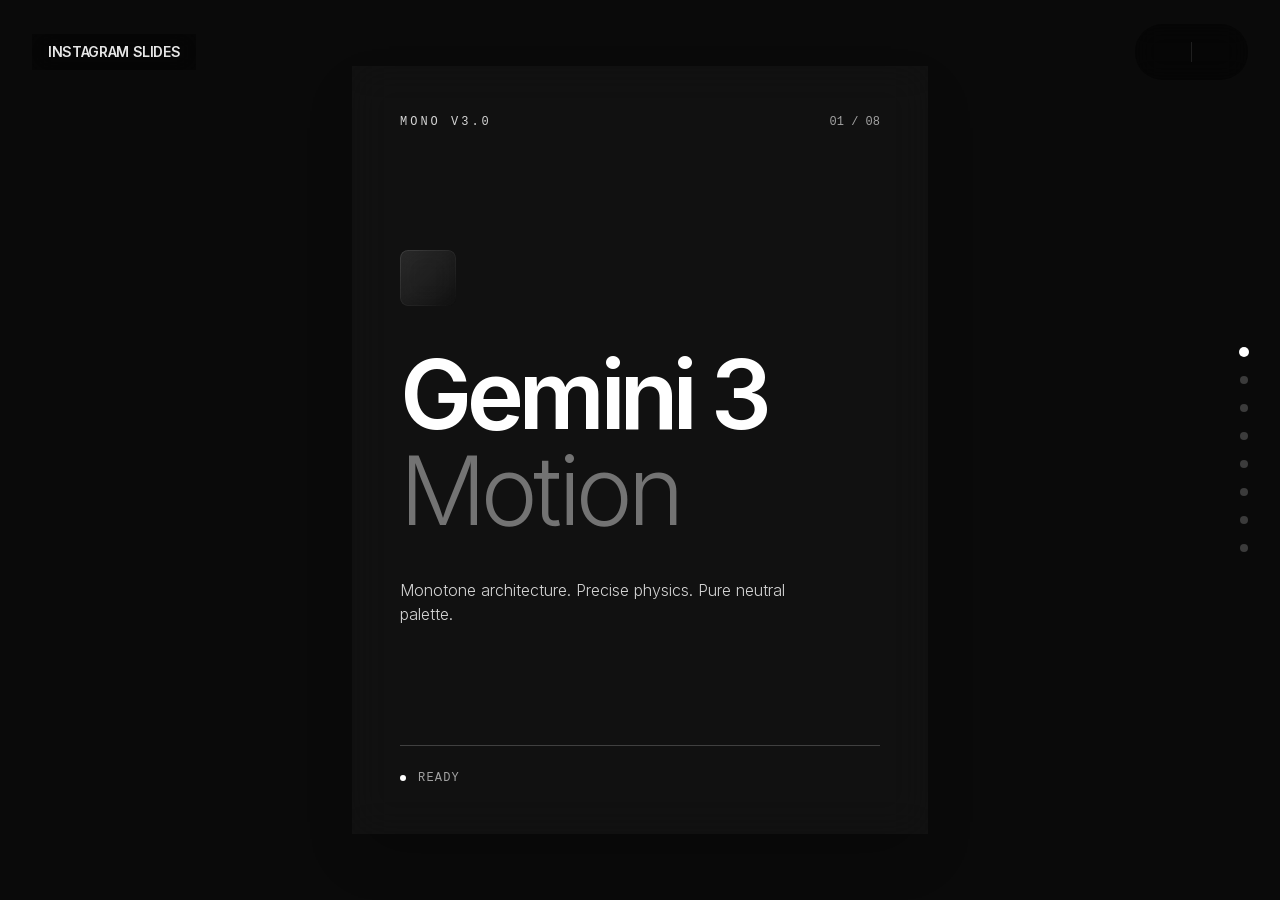
<file: animations-gemini/index.html>
<html lang="en"><head><meta charset="utf-8"/>
<meta content="width=device-width, initial-scale=1.0" name="viewport"/>
<title>Gemini 3 Animation Guide - Monotone V2</title>
<!-- Scripts -->
<script src="assets/resource_3fa48481346f.js"></script>
<script src="assets/iconify-icon_e19829e7f0e8.js"></script>
<link href="assets/css2_d532a689d235.css" rel="stylesheet"/>
<style>
/* Base Setup */
:root {
--bg-deep: #050505;
}
body {
font-family: 'Inter', sans-serif;
background-color: var(--bg-deep);
color: #e5e5e5;
scrollbar-width: none;
-ms-overflow-style: none;
}
body::-webkit-scrollbar {
display: none;
}
html {
scroll-behavior: smooth;
}
/* Animations */
@keyframes animationIn {
0% { opacity: 0; transform: translateY(30px); filter: blur(10px); }
100% { opacity: 1; transform: translateY(0); filter: blur(0px); }
}
@keyframes marquee {
0% { transform: translateX(0); }
100% { transform: translateX(-50%); }
}
.animate-marquee { animation: marquee 40s linear infinite; }
@keyframes shimmer {
from { transform: translateX(-100%) skewX(-15deg); }
to { transform: translateX(200%) skewX(-15deg); }
}
@keyframes textSlide {
0% { transform: translateY(110%); opacity: 0; }
100% { transform: translateY(0); opacity: 1; }
}
.text-clip-anim span {
display: inline-block;
animation: textSlide 0.9s cubic-bezier(0.16, 1, 0.3, 1) forwards;
opacity: 0;
}
/* Flashlight Effect */
.flashlight-card { background: rgba(255, 255, 255, 0.01); }
.flashlight-card::before {
content: "";
position: absolute;
inset: 0px;
background: radial-gradient(
800px circle at var(--mouse-x) var(--mouse-y),
rgba(255, 255, 255, 0.08),
transparent 40%
);
opacity: 0;
transition: opacity 0.5s;
pointer-events: none;
z-index: 2;
}
.flashlight-card:hover::before { opacity: 1; }
/* Utility */
.glass-panel {
background: rgba(23, 23, 23, 0.6);
backdrop-filter: blur(20px);
}
</style>
<link href="assets/css2_86e10c4bcbd4.css" id="all-fonts-link-font-geist" rel="stylesheet"/><style id="all-fonts-style-font-geist">.font-geist { font-family: 'Geist', sans-serif !important; }</style><link href="assets/css2_0fc20595ebff.css" id="all-fonts-link-font-roboto" rel="stylesheet"/><style id="all-fonts-style-font-roboto">.font-roboto { font-family: 'Roboto', sans-serif !important; }</style><link href="assets/css2_23afcbef9bdd.css" id="all-fonts-link-font-montserrat" rel="stylesheet"/><style id="all-fonts-style-font-montserrat">.font-montserrat { font-family: 'Montserrat', sans-serif !important; }</style><link href="assets/css2_82ced711bf49.css" id="all-fonts-link-font-poppins" rel="stylesheet"/><style id="all-fonts-style-font-poppins">.font-poppins { font-family: 'Poppins', sans-serif !important; }</style><link href="assets/css2_fa22aa91016e.css" id="all-fonts-link-font-playfair" rel="stylesheet"/><style id="all-fonts-style-font-playfair">.font-playfair { font-family: 'Playfair Display', serif !important; }</style><link href="assets/css2_2b2d87bc82d8.css" id="all-fonts-link-font-instrument-serif" rel="stylesheet"/><style id="all-fonts-style-font-instrument-serif">.font-instrument-serif { font-family: 'Instrument Serif', serif !important; }</style><link href="assets/css2_4fef849c83da.css" id="all-fonts-link-font-merriweather" rel="stylesheet"/><style id="all-fonts-style-font-merriweather">.font-merriweather { font-family: 'Merriweather', serif !important; }</style><link href="assets/css2_a7b22b336fe1.css" id="all-fonts-link-font-bricolage" rel="stylesheet"/><style id="all-fonts-style-font-bricolage">.font-bricolage { font-family: 'Bricolage Grotesque', sans-serif !important; }</style><link href="assets/css2_0b2072b66163.css" id="all-fonts-link-font-jakarta" rel="stylesheet"/><style id="all-fonts-style-font-jakarta">.font-jakarta { font-family: 'Plus Jakarta Sans', sans-serif !important; }</style><link href="assets/css2_9b8bf743d4a8.css" id="all-fonts-link-font-manrope" rel="stylesheet"/><style id="all-fonts-style-font-manrope">.font-manrope { font-family: 'Manrope', sans-serif !important; }</style><link href="assets/css2_8e191ef32247.css" id="all-fonts-link-font-space-grotesk" rel="stylesheet"/><style id="all-fonts-style-font-space-grotesk">.font-space-grotesk { font-family: 'Space Grotesk', sans-serif !important; }</style><link href="assets/css2_70fd47a02eed.css" id="all-fonts-link-font-work-sans" rel="stylesheet"/><style id="all-fonts-style-font-work-sans">.font-work-sans { font-family: 'Work Sans', sans-serif !important; }</style><link href="assets/css2_b52fc18295f8.css" id="all-fonts-link-font-pt-serif" rel="stylesheet"/><style id="all-fonts-style-font-pt-serif">.font-pt-serif { font-family: 'PT Serif', serif !important; }</style><link href="assets/css2_62759cd015bd.css" id="all-fonts-link-font-geist-mono" rel="stylesheet"/><style id="all-fonts-style-font-geist-mono">.font-geist-mono { font-family: 'Geist Mono', monospace !important; }</style><link href="assets/css2_f495c2faa2a6.css" id="all-fonts-link-font-space-mono" rel="stylesheet"/><style id="all-fonts-style-font-space-mono">.font-space-mono { font-family: 'Space Mono', monospace !important; }</style><link href="assets/css2_6f16cdd6fd9f.css" id="all-fonts-link-font-quicksand" rel="stylesheet"/><style id="all-fonts-style-font-quicksand">.font-quicksand { font-family: 'Quicksand', sans-serif !important; }</style><link href="assets/css2_94cb6f0c406a.css" id="all-fonts-link-font-nunito" rel="stylesheet"/><style id="all-fonts-style-font-nunito">.font-nunito { font-family: 'Nunito', sans-serif !important; }</style><style id="border-gradient-shared-style">
[style*="--border-gradient"]::before {
content: "";
position: absolute;
inset: 0;
padding: 1px;
border-radius: var(--border-radius-before, inherit);
-webkit-mask: linear-gradient(#fff 0 0) content-box,
linear-gradient(#fff 0 0);
-webkit-mask-composite: xor;
mask-composite: exclude;
background: var(--border-gradient);
pointer-events: none;
}</style> <style>
/* 3D Transform utilities */
</style>
<script>
// Configure Tailwind to include our custom 3D transform utilities
tailwind.config = {
theme: {
extend: {
// Add any custom theme extensions here if needed
}
},
plugins: [
function({ addUtilities }) {
const rotateXUtilities = {};
const rotateYUtilities = {};
const rotateZUtilities = {};
const rotateValues = [0, 5, 10, 15, 20, 30, 45, 75];
// Generate rotate-x utilities
rotateValues.forEach((value) => {
rotateXUtilities[`.rotate-x-${value}`] = {
'--tw-rotate-x': `${value}deg`,
transform: `
translate3d(var(--tw-translate-x, 0), var(--tw-translate-y, 0), var(--tw-translate-z, 0))
rotateX(var(--tw-rotate-x, 0))
rotateY(var(--tw-rotate-y, 0))
rotateZ(var(--tw-rotate-z, 0))
skewX(var(--tw-skew-x, 0))
skewY(var(--tw-skew-y, 0))
scaleX(var(--tw-scale-x, 1))
scaleY(var(--tw-scale-y, 1))
`.replace(/\\s+/g, ' ').trim(),
};
if (value !== 0) {
rotateXUtilities[`.-rotate-x-${value}`] = {
'--tw-rotate-x': `-${value}deg`,
transform: `
translate3d(var(--tw-translate-x, 0), var(--tw-translate-y, 0), var(--tw-translate-z, 0))
rotateX(var(--tw-rotate-x, 0))
rotateY(var(--tw-rotate-y, 0))
rotateZ(var(--tw-rotate-z, 0))
skewX(var(--tw-skew-x, 0))
skewY(var(--tw-skew-y, 0))
scaleX(var(--tw-scale-x, 1))
scaleY(var(--tw-scale-y, 1))
`.replace(/\\s+/g, ' ').trim(),
};
}
});
// Generate rotate-y utilities
rotateValues.forEach((value) => {
rotateYUtilities[`.rotate-y-${value}`] = {
'--tw-rotate-y': `${value}deg`,
transform: `
translate3d(var(--tw-translate-x, 0), var(--tw-translate-y, 0), var(--tw-translate-z, 0))
rotateX(var(--tw-rotate-x, 0))
rotateY(var(--tw-rotate-y, 0))
rotateZ(var(--tw-rotate-z, 0))
skewX(var(--tw-skew-x, 0))
skewY(var(--tw-skew-y, 0))
scaleX(var(--tw-scale-x, 1))
scaleY(var(--tw-scale-y, 1))
`.replace(/\\s+/g, ' ').trim(),
};
if (value !== 0) {
rotateYUtilities[`.-rotate-y-${value}`] = {
'--tw-rotate-y': `-${value}deg`,
transform: `
translate3d(var(--tw-translate-x, 0), var(--tw-translate-y, 0), var(--tw-translate-z, 0))
rotateX(var(--tw-rotate-x, 0))
rotateY(var(--tw-rotate-y, 0))
rotateZ(var(--tw-rotate-z, 0))
skewX(var(--tw-skew-x, 0))
skewY(var(--tw-skew-y, 0))
scaleX(var(--tw-scale-x, 1))
scaleY(var(--tw-scale-y, 1))
`.replace(/\\s+/g, ' ').trim(),
};
}
});
// Generate rotate-z utilities
rotateValues.forEach((value) => {
rotateZUtilities[`.rotate-z-${value}`] = {
'--tw-rotate-z': `${value}deg`,
transform: `
translate3d(var(--tw-translate-x, 0), var(--tw-translate-y, 0), var(--tw-translate-z, 0))
rotateX(var(--tw-rotate-x, 0))
rotateY(var(--tw-rotate-y, 0))
rotateZ(var(--tw-rotate-z, 0))
skewX(var(--tw-skew-x, 0))
skewY(var(--tw-skew-y, 0))
scaleX(var(--tw-scale-x, 1))
scaleY(var(--tw-scale-y, 1))
`.replace(/\\s+/g, ' ').trim(),
};
if (value !== 0) {
rotateZUtilities[`.-rotate-z-${value}`] = {
'--tw-rotate-z': `-${value}deg`,
transform: `
translate3d(var(--tw-translate-x, 0), var(--tw-translate-y, 0), var(--tw-translate-z, 0))
rotateX(var(--tw-rotate-x, 0))
rotateY(var(--tw-rotate-y, 0))
rotateZ(var(--tw-rotate-z, 0))
skewX(var(--tw-skew-x, 0))
skewY(var(--tw-skew-y, 0))
scaleX(var(--tw-scale-x, 1))
scaleY(var(--tw-scale-y, 1))
`.replace(/\\s+/g, ' ').trim(),
};
}
});
// Perspective utilities
const perspectiveUtilities = {
".perspective-none": { perspective: "none" },
".perspective-dramatic": { perspective: "100px" },
".perspective-near": { perspective: "300px" },
".perspective-normal": { perspective: "500px" },
".perspective-midrange": { perspective: "800px" },
".perspective-distant": { perspective: "1200px" },
};
// Transform style utilities
const transformStyleUtilities = {
".transform-style-preserve-3d": { "transform-style": "preserve-3d" },
".transform-style-flat": { "transform-style": "flat" },
};
addUtilities({
...rotateXUtilities,
...rotateYUtilities,
...rotateZUtilities,
...perspectiveUtilities,
...transformStyleUtilities,
});
}
]
};
</script></head>
<body class="antialiased selection:bg-white/20 selection:text-white relative bg-neutral-950 overflow-hidden">
<!-- Fixed Header -->
<header class="fixed top-0 left-0 right-0 z-[60] px-4 md:px-8 py-4 md:py-6 flex justify-between items-center pointer-events-none">
<div class="pointer-events-auto">
<h1 class="text-xs md:text-sm font-semibold tracking-tight text-white uppercase opacity-90 backdrop-blur-md px-3 md:px-4 py-2 rounded-none bg-black/40">
                Instagram Slides
            </h1>
</div>
<div class="pointer-events-auto flex items-center gap-2 backdrop-blur-md p-2 rounded-full bg-black/40">
<button class="w-8 h-8 md:w-10 md:h-10 flex items-center justify-center rounded-full hover:bg-white/10 transition-colors text-white/70 hover:text-white" onclick="navigateSlide(-1)">
<iconify-icon class="md:w-6 md:h-6" icon="solar:alt-arrow-up-bold-duotone" width="20"></iconify-icon>
</button>
<div class="w-[1px] h-4 md:h-5 bg-white/10"></div>
<button class="w-8 h-8 md:w-10 md:h-10 flex items-center justify-center rounded-full hover:bg-white/10 transition-colors text-white/70 hover:text-white" onclick="navigateSlide(1)">
<iconify-icon class="md:w-6 md:h-6" icon="solar:alt-arrow-down-bold-duotone" width="20"></iconify-icon>
</button>
</div>
</header>
<!-- Navigation Dots (Hidden on Mobile) -->
<div class="fixed right-8 top-1/2 -translate-y-1/2 z-[60] hidden md:flex flex-col gap-5" id="nav-dots">
<a aria-label="Go to slide 1" class="nav-dot w-2 h-2 rounded-full hover:bg-white transition-all duration-300" href="#section-1"></a>
<a aria-label="Go to slide 2" class="nav-dot w-2 h-2 rounded-full hover:bg-white transition-all duration-300" href="#section-2"></a>
<a aria-label="Go to slide 3" class="nav-dot w-2 h-2 rounded-full hover:bg-white transition-all duration-300" href="#section-3"></a>
<a aria-label="Go to slide 4" class="nav-dot w-2 h-2 rounded-full hover:bg-white transition-all duration-300" href="#section-4"></a>
<a aria-label="Go to slide 5" class="nav-dot w-2 h-2 rounded-full hover:bg-white transition-all duration-300" href="#section-5"></a>
<a aria-label="Go to slide 6" class="nav-dot w-2 h-2 rounded-full hover:bg-white transition-all duration-300" href="#section-6"></a>
<a aria-label="Go to slide 7" class="nav-dot w-2 h-2 rounded-full hover:bg-white transition-all duration-300" href="#section-7"></a>
<a aria-label="Go to slide 8" class="nav-dot w-2 h-2 rounded-full hover:bg-white transition-all duration-300" href="#section-8"></a>
</div>
<!-- Scroll Container -->
<main class="overflow-y-scroll snap-y snap-mandatory scroll-smooth w-full h-screen relative" id="main-scroll">
<!-- Slide 1: Cover -->
<section class="snap-start shrink-0 flex w-full h-screen pt-0 pr-0 pb-0 pl-0 relative items-center justify-center" data-index="0" id="section-1">
<div class="h-full md:h-auto md:aspect-[3/4] glass-panel overflow-hidden flex flex-col group bg-center w-full max-w-none md:max-w-xl bg-cover rounded-none pt-20 md:pt-12 pr-6 md:pr-12 pb-12 pl-6 md:pl-12 relative shadow-2xl justify-between bg-[url(https://hoirqrkdgbmvpwutwuwj.supabase.co/storage/v1/object/public/assets/assets/53970266-f8db-425c-8883-5535f3e41c4d_1600w.webp)]" style="transition: outline 0.1s ease-in-out;">
<div class="flex justify-between items-center opacity-70 animate-on-scroll [animation:animationIn_0.8s_ease-out_0.1s_both] animate">
<span class="text-xs uppercase tracking-[0.25em] font-mono text-neutral-300">Mono V3.0</span>
<span class="text-xs font-mono text-neutral-400">01 / 08</span>
</div>
<div class="relative z-10 space-y-6 md:space-y-10">
<div class="flex animate-on-scroll [animation:animationIn_0.8s_ease-out_0.2s_both] animate bg-gradient-to-br from-white/10 to-white/0 w-12 h-12 md:w-14 md:h-14 rounded-lg mb-4 md:mb-6 backdrop-blur-md items-center justify-center" style="position: relative; --border-gradient: linear-gradient(135deg, rgba(255, 255, 255, 0.1), rgba(255, 255, 255, 0)); --border-radius-before: 8px">
<!-- Solar Icon -->
<iconify-icon class="text-2xl md:text-3xl text-white" icon="solar:stars-minimalistic-bold-duotone"></iconify-icon>
</div>
<h1 class="leading-[0.9] animate-on-scroll [animation:animationIn_0.8s_ease-out_0.3s_both] animate text-6xl md:text-8xl font-semibold text-white tracking-tighter">
          Gemini 3<br/>
<span class="font-light text-neutral-500">Motion</span>
</h1>
<p class="leading-relaxed animate-on-scroll [animation:animationIn_0.8s_ease-out_0.4s_both] animate text-sm md:text-base font-light text-neutral-300 max-w-[90%]">
          Monotone architecture. Precise physics. Pure neutral palette.
        </p>
</div>
<div class="space-y-6 animate-on-scroll [animation:animationIn_0.8s_ease-out_0.6s_both] animate">
<div class="h-[1px] w-full bg-white/20"></div>
<div class="flex justify-between items-end">
<div class="flex items-center gap-3 text-xs text-neutral-400 font-mono uppercase tracking-widest">
<span class="w-1.5 h-1.5 bg-white rounded-full animate-pulse"></span>
            Ready
          </div>
<iconify-icon class="text-2xl text-white animate-bounce" icon="solar:arrow-down-bold-duotone"></iconify-icon>
</div>
</div>
</div>
</section>
<!-- Slide 2: Intro -->
<section class="snap-start shrink-0 flex w-full h-screen pt-0 pr-0 pb-0 pl-0 relative items-center justify-center" data-index="1" id="section-2">
<div class="h-full md:h-auto md:aspect-[3/4] glass-panel overflow-hidden flex flex-col bg-center w-full bg-[url(https://hoirqrkdgbmvpwutwuwj.supabase.co/storage/v1/object/public/assets/assets/d1e715c0-e250-4e7f-a4f5-433e96d81f31_1600w.webp)] max-w-none md:max-w-xl bg-cover rounded-none pt-20 md:pt-12 pr-6 md:pr-12 pb-12 pl-6 md:pl-12 relative">
<span class="text-xs uppercase tracking-[0.25em] font-mono text-neutral-400 mb-6 md:mb-10 block animate-on-scroll [animation:animationIn_0.8s_ease-out_0.1s_both]">02 — Intro</span>
<h2 class="animate-on-scroll [animation:animationIn_0.8s_ease-out_0.2s_both] text-4xl md:text-6xl font-medium text-white tracking-tight mb-4 md:mb-6">
        Enhance with<br/><span class="text-neutral-500">Motion</span></h2>
<p class="text-sm md:text-base text-neutral-400 mb-8 md:mb-12 leading-relaxed max-w-md animate-on-scroll [animation:animationIn_0.8s_ease-out_0.3s_both]">
        Structure: Hero intro, hover interactions, reveal.
      </p>
<div class="flex-1 bg-neutral-900/60 rounded-none p-4 md:p-6 relative overflow-hidden group animate-on-scroll [animation:animationIn_0.8s_ease-out_0.4s_both]">
<div class="bg-center bg-gradient-to-br from-black/10 to-black/0 opacity-100 absolute top-0 right-0 bottom-0 left-0 backdrop-blur-lg">
</div>
<div class="z-10 mt-2 relative space-y-4">
<div class="animate-on-scroll [animation:animationIn_0.8s_ease-out_0.5s_both] bg-gradient-to-br from-white/10 to-white/0 w-2/3 h-8 rounded-none backdrop-blur">
</div>
<div class="animate-on-scroll [animation:animationIn_0.8s_ease-out_0.6s_both] bg-gradient-to-br from-white/10 to-white/0 w-full h-16 md:h-24 rounded-none backdrop-blur">
</div>
<div class="flex gap-3">
<div class="animate-on-scroll [animation:animationIn_0.8s_ease-out_0.7s_both] bg-gradient-to-br from-white/10 to-white/0 w-1/2 h-16 md:h-20 rounded-none backdrop-blur">
</div>
<div class="animate-on-scroll [animation:animationIn_0.8s_ease-out_0.8s_both] bg-gradient-to-br from-white/10 to-white/0 w-1/2 h-16 md:h-20 rounded-none backdrop-blur">
</div>
</div>
</div>
<div class="absolute bottom-6 left-6 right-6 bg-black/80 backdrop-blur-md p-4 rounded-none animate-on-scroll [animation:animationIn_0.8s_ease-out_1s_both]">
<p class="leading-tight text-xs md:text-base text-neutral-300 font-mono">
            "Animate when in view: fade in, slide in, blur in..."
          </p>
</div>
</div>
</div>
</section>
<!-- Slide 3: Buttons -->
<section class="snap-start shrink-0 flex w-full h-screen pt-0 pr-0 pb-0 pl-0 relative items-center justify-center" data-index="2" id="section-3">
<div class="h-full md:h-auto md:aspect-[3/4] glass-panel overflow-hidden flex flex-col bg-center w-full bg-[url(https://hoirqrkdgbmvpwutwuwj.supabase.co/storage/v1/object/public/assets/assets/6ea6d66c-a7a6-4548-9b3f-680a206078c3_1600w.webp)] max-w-none md:max-w-xl bg-cover rounded-none pt-20 md:pt-12 pr-6 md:pr-12 pb-12 pl-6 md:pl-12 relative items-center justify-center">
<div class="absolute top-20 md:top-12 left-6 md:left-12 right-6 md:right-12">
<span class="text-xs uppercase tracking-[0.25em] font-mono text-neutral-400">03 — Buttons</span>
<h2 class="text-4xl md:text-5xl font-medium text-white tracking-tight mt-4">Beam Animation</h2>
</div>
<div class="group animate-on-scroll [animation:animationIn_0.8s_ease-out_0.3s_both] mt-20 md:mt-80 relative scale-110 md:scale-125">
<div class="-inset-2 group-hover:opacity-100 transition duration-500 bg-neutral-600/30 opacity-0 rounded-full absolute blur-xl">
</div>
<!-- Shimmer Beam Animation Layer -->
<div class="absolute -inset-[1px] rounded-full overflow-hidden opacity-0 group-hover:opacity-100 transition duration-500 pointer-events-none">
<div class="absolute top-1/2 left-1/2 -translate-x-1/2 -translate-y-1/2 w-[300%] h-[300%] bg-[conic-gradient(from_0deg,transparent_0_340deg,white_360deg)] animate-[spin_2s_linear_infinite]"></div>
</div>
<button class="group relative z-10 flex items-center justify-center overflow-hidden rounded-full p-[1px] leading-none">
<span class="absolute inset-[-1000%] animate-[spin_2s_linear_infinite] bg-[conic-gradient(from_0deg,transparent_0_340deg,white_360deg)]"></span>
<span class="relative flex h-full w-full items-center rounded-full bg-black pt-4 pr-10 pb-4 pl-10 ring-1 ring-white/10">
<span class="absolute inset-0 overflow-hidden rounded-full">
<span class="absolute top-0 left-0 h-full w-full -skew-x-12 bg-gradient-to-r from-transparent via-white/20 to-transparent opacity-0 group-hover:animate-[shimmer_1.5s_infinite] group-hover:opacity-100"></span>
</span>
<span class="relative z-10 flex items-center">
<span class="text-lg font-medium tracking-wide text-white">Get Access</span>
</span>
<span class="relative z-10 ml-4 flex items-center text-neutral-500 transition duration-200 group-hover:translate-x-1 group-hover:text-white">
<iconify-icon class="text-2xl" icon="solar:arrow-right-bold-duotone"></iconify-icon>
</span>
</span>
</button>
</div>
<div class="mt-20 p-6 border-l-2 border-white/20 rounded-none w-full animate-on-scroll [animation:animationIn_0.8s_ease-out_0.5s_both]">
<p class="leading-relaxed text-sm md:text-base text-neutral-400 font-mono">
<span class="text-white">Prompt:</span> "Add a 1px shimmer beam animation around the pill-shaped button on
          hover."
        </p>
</div>
</div>
</section>
<!-- Slide 4: Typography -->
<section class="h-screen w-full snap-start shrink-0 flex items-center justify-center relative p-0" data-index="3" id="section-4">
<div class="h-full md:h-auto md:aspect-[3/4] glass-panel overflow-hidden flex flex-col bg-neutral-900/50 w-full max-w-none md:max-w-xl rounded-none pt-20 md:pt-12 pr-6 md:pr-12 pb-12 pl-6 md:pl-12 relative justify-center">
<span class="absolute top-20 md:top-12 left-6 md:left-12 text-xs uppercase tracking-[0.25em] font-mono text-neutral-500 animate-on-scroll [animation:animationIn_0.8s_ease-out_0.1s_both]">04 — Typography</span>
<div class="space-y-1">
<div class="flex animate-on-scroll [animation:animationIn_0.8s_ease-out_0.2s_both]">
<h2 class="text-5xl md:text-7xl font-semibold text-white tracking-tighter" style="animation-delay: 0s">Clip-path</h2>
</div>
<div class="flex animate-on-scroll [animation:animationIn_0.8s_ease-out_0.3s_both]">
<h2 class="text-5xl md:text-7xl font-semibold text-neutral-600 tracking-tighter" style="animation-delay: 0.1s">Typography</h2>
</div>
<div class="flex animate-on-scroll [animation:animationIn_0.8s_ease-out_0.4s_both]">
<h2 class="text-5xl md:text-7xl font-semibold text-neutral-800 tracking-tighter" style="animation-delay: 0.2s">Animation</h2>
</div>
</div>
<div class="animate-on-scroll [animation:animationIn_0.8s_ease-out_0.6s_both] text-sm md:text-base font-light text-neutral-500 border-neutral-800 border-l-2 mt-16 pl-6">
        "Add a vertical text clip slide down animation letter by letter"
      </div>
</div>
</section>
<!-- Slide 5: Logos -->
<section class="snap-start shrink-0 flex w-full h-screen pt-0 pr-0 pb-0 pl-0 relative items-center justify-center" data-index="4" id="section-5">
<div class="h-full md:h-auto md:aspect-[3/4] glass-panel overflow-hidden flex flex-col w-full max-w-none md:max-w-xl rounded-none p-0 relative justify-center bg-neutral-900/40">
<div class="p-6 md:p-12 pb-0">
<span class="text-xs uppercase tracking-[0.25em] font-mono text-neutral-500 animate-on-scroll [animation:animationIn_0.8s_ease-out_0.1s_both]">05 — Social Proof</span>
<h2 class="text-4xl md:text-5xl font-medium tracking-tight mt-4 mb-8 md:mb-16 text-white animate-on-scroll [animation:animationIn_0.8s_ease-out_0.2s_both]">
          Infinite Loop</h2>
</div>
<div class="relative w-full py-12 md:py-16 border-y border-white/5 bg-black/40 animate-on-scroll [animation:animationIn_0.8s_ease-out_0.4s_both]">
<div class="absolute left-0 top-0 bottom-0 w-12 md:w-24 z-10 bg-gradient-to-r from-[#0d0d0d] to-transparent"></div>
<div class="absolute right-0 top-0 bottom-0 w-12 md:w-24 z-10 bg-gradient-to-l from-[#0d0d0d] to-transparent"></div>
<div class="flex overflow-hidden w-full">
<div class="flex animate-marquee whitespace-nowrap gap-8 md:gap-16 items-center">
<!-- Brand icons -->
<iconify-icon class="text-2xl md:text-3xl text-neutral-400" icon="simple-icons:nvidia"></iconify-icon>
<iconify-icon class="text-2xl md:text-3xl text-neutral-400" icon="simple-icons:linear"></iconify-icon>
<iconify-icon class="text-2xl md:text-3xl text-neutral-400" icon="simple-icons:vercel"></iconify-icon>
<iconify-icon class="text-2xl md:text-3xl text-neutral-400" icon="simple-icons:apple"></iconify-icon>
<iconify-icon class="text-4xl md:text-5xl text-neutral-400" icon="simple-icons:stripe"></iconify-icon>
<iconify-icon class="text-4xl md:text-5xl text-neutral-400" icon="simple-icons:spacex"></iconify-icon>
<iconify-icon class="text-2xl md:text-3xl text-neutral-400" icon="simple-icons:nvidia"></iconify-icon>
<iconify-icon class="text-2xl md:text-3xl text-neutral-400" icon="simple-icons:linear"></iconify-icon>
<iconify-icon class="text-2xl md:text-3xl text-neutral-400" icon="simple-icons:vercel"></iconify-icon>
<iconify-icon class="text-2xl md:text-3xl text-neutral-400" icon="simple-icons:apple"></iconify-icon>
<iconify-icon class="text-4xl md:text-5xl text-neutral-400" icon="simple-icons:stripe"></iconify-icon>
<iconify-icon class="text-4xl md:text-5xl text-neutral-400" icon="simple-icons:spacex"></iconify-icon>
</div>
</div>
</div>
<div class="pt-8 pr-6 md:pr-12 pb-12 pl-6 md:pl-12">
<p class="animate-on-scroll [animation:animationIn_0.8s_ease-out_0.6s_both] text-sm md:text-base text-neutral-400 font-mono">
          "Add a marquis infinite loop slow animation using alpha mask"
        </p>
</div>
</div>
</section>
<!-- Slide 6: Switching -->
<section class="h-screen w-full snap-start shrink-0 flex items-center justify-center relative p-0" data-index="5" id="section-6">
<div class="h-full md:h-auto md:aspect-[3/4] glass-panel overflow-hidden flex flex-col bg-center w-full bg-[url(https://hoirqrkdgbmvpwutwuwj.supabase.co/storage/v1/object/public/assets/assets/47ccf769-0cb4-4a95-804e-cc919fd6d449_1600w.webp)] max-w-none md:max-w-xl bg-cover rounded-none pt-20 md:pt-12 pr-6 md:pr-12 pb-12 pl-6 md:pl-12 relative items-center justify-center">
<span class="absolute top-20 md:top-12 left-6 md:left-12 text-xs uppercase tracking-[0.25em] font-mono text-neutral-500 animate-on-scroll [animation:animationIn_0.8s_ease-out_0.1s_both]">06 — Switching</span>
<div class="flex animate-on-scroll [animation:animationIn_0.8s_ease-out_0.3s_both] w-full h-80 relative perspective-1000 items-center justify-center">
<div class="absolute w-[80%] h-[80%] bg-neutral-800/80 backdrop-blur rounded-none -translate-y-6 scale-95 opacity-40">
</div>
<div class="flex flex-col transition-all duration-500 hover:scale-[1.02] z-10 bg-stone-950 w-[85%] h-[85%] ring-white/10 ring-1 rounded-none pt-8 pr-8 pb-8 pl-8 absolute shadow-2xl">
<div class="flex bg-gradient-to-br from-white/10 to-white/0 w-12 h-12 rounded-none mb-6 items-center justify-center">
<iconify-icon class="text-2xl text-white" icon="solar:database-bold-duotone"></iconify-icon>
</div>
<div class="bg-gradient-to-br from-white/10 to-white/0 w-16 h-3 rounded-sm mb-6"></div>
<div class="bg-gradient-to-br from-white/10 to-white/0 w-full h-3 rounded-sm mb-3"></div>
<div class="bg-gradient-to-br from-white/10 to-white/0 w-2/3 h-3 rounded-sm"></div>
</div>
<div class="absolute -bottom-12 flex gap-6">
<button class="flex hover:bg-white hover:text-black transition-colors text-neutral-400 bg-neutral-900 w-12 h-12 rounded-full items-center justify-center" style="position: relative; --border-gradient: linear-gradient(135deg, rgba(255, 255, 255, 0.1), rgba(255, 255, 255, 0)); --border-radius-before: 9999px">
<iconify-icon class="text-xl" icon="solar:arrow-left-bold-duotone"></iconify-icon>
</button>
<button class="flex hover:bg-white hover:text-black transition-colors text-neutral-400 bg-neutral-900 w-12 h-12 rounded-full items-center justify-center" style="position: relative; --border-gradient: linear-gradient(135deg, rgba(255, 255, 255, 0.1), rgba(255, 255, 255, 0)); --border-radius-before: 9999px">
<iconify-icon class="text-xl" icon="solar:arrow-right-bold-duotone"></iconify-icon>
</button>
</div>
</div>
<div class="mt-24 pt-8 pr-6 md:pr-12 pb-12 pl-6 md:pl-12">
<p class="animate-on-scroll [animation:animationIn_0.8s_ease-out_0.6s_both] text-sm md:text-base text-neutral-400 font-mono">"Animate the cards to rotate between 3 cards in a loop. Add prev/next arrows to switch between cards."</p>
</div></div>
</section>
<!-- Slide 7: Interaction -->
<section class="h-screen w-full snap-start shrink-0 flex items-center justify-center relative p-0" data-index="6" id="section-7">
<div class="h-full md:h-auto md:aspect-[3/4] glass-panel overflow-hidden flex flex-col bg-center w-full bg-[url(https://hoirqrkdgbmvpwutwuwj.supabase.co/storage/v1/object/public/assets/assets/7b8e6a1f-44f9-49ef-a26c-bf0d87724acf_1600w.webp)] max-w-none md:max-w-xl bg-cover rounded-none pt-20 md:pt-12 pr-6 md:pr-12 pb-12 pl-6 md:pl-12 relative justify-center">
<span class="absolute top-20 md:top-12 left-6 md:left-12 text-xs uppercase tracking-[0.25em] font-mono text-neutral-500 animate-on-scroll [animation:animationIn_0.8s_ease-out_0.1s_both]">07 — Interaction</span>
<h2 class="text-4xl md:text-5xl font-medium tracking-tight mb-8 md:mb-12 text-white animate-on-scroll [animation:animationIn_0.8s_ease-out_0.2s_both]">
        Flashlight Reveal</h2>
<div class="grid grid-cols-2 gap-x-4 md:gap-x-6 gap-y-4 md:gap-y-6">
<div class="flashlight-card relative aspect-square border-0 bg-neutral-900/60 ring-1 ring-white/5 rounded-none p-4 md:p-6 flex flex-col justify-end group overflow-hidden animate-on-scroll [animation:animationIn_0.8s_ease-out_0.4s_both]" onmousemove="const rect = this.getBoundingClientRect(); this.style.setProperty('--mouse-x', `${event.clientX - rect.left}px`); this.style.setProperty('--mouse-y', `${event.clientY - rect.top}px`);">
<iconify-icon class="text-3xl md:text-5xl text-neutral-500 mb-2 md:mb-4 group-hover:text-white transition-colors duration-500" icon="solar:layers-minimalistic-bold-duotone"></iconify-icon>
<div class="text-xs md:text-sm text-neutral-400 font-medium tracking-wide">Hover Me</div>
</div>
<div class="flashlight-card aspect-square flex flex-col group overflow-hidden animate-on-scroll [animation:animationIn_0.8s_ease-out_0.6s_both] bg-neutral-900/60 border-0 ring-white/5 ring-1 rounded-none p-4 md:p-6 relative backdrop-blur justify-end" onmousemove="const rect = this.getBoundingClientRect(); this.style.setProperty('--mouse-x', `${event.clientX - rect.left}px`); this.style.setProperty('--mouse-y', `${event.clientY - rect.top}px`);" style="--mouse-x: 106.5px; --mouse-y: 219px;">
<iconify-icon class="text-3xl md:text-5xl text-neutral-500 mb-2 md:mb-4 group-hover:text-white transition-colors duration-500" icon="solar:cpu-bold-duotone"></iconify-icon>
<div class="text-xs md:text-sm text-neutral-400 font-medium tracking-wide">Trace Border</div>
</div>
</div>
<div class="mt-8 md:mt-10 text-xs text-neutral-500 font-mono animate-on-scroll [animation:animationIn_0.8s_ease-out_0.8s_both]">
        "Add a subtle flashlight effect on hover/mouse position to background."
      </div>
</div>
</section>
<!-- Slide 8: End -->
<section class="h-screen w-full snap-start shrink-0 flex items-center justify-center relative p-0" data-index="7" id="section-8">
<div class="h-full md:h-auto md:aspect-[3/4] glass-panel overflow-hidden flex flex-col bg-center w-full bg-[url(https://hoirqrkdgbmvpwutwuwj.supabase.co/storage/v1/object/public/assets/assets/67df17f7-9681-4bd3-927b-ac569042a884_1600w.webp)] max-w-none md:max-w-xl bg-cover rounded-none pt-0 pr-0 pb-0 pl-0 relative justify-between">
<div class="p-6 md:p-12 pt-20 md:pt-12">
<span class="text-xs uppercase tracking-[0.25em] font-mono text-neutral-500 animate-on-scroll [animation:animationIn_0.8s_ease-out_0.1s_both]">08 — End</span>
<h1 class="animate-on-scroll [animation:animationIn_0.8s_ease-out_0.2s_both] text-5xl md:text-7xl font-medium text-white tracking-tighter mt-6 mb-4">
          Build Better<br/>Interfaces.</h1>
</div>
<div class="overflow-hidden mask-image-gradient animate-on-scroll [animation:animationIn_0.8s_ease-out_0.4s_both] h-48 md:h-56 z-10 relative" style="mask-image: linear-gradient(180deg, transparent, black 20%, black 95%, transparent); -webkit-mask-image: linear-gradient(180deg, transparent, black 20%, black 95%, transparent);">
<div class="space-y-4 p-6 md:p-8 opacity-60 grayscale hover:grayscale-0 transition-all duration-700">
<div class="bg-gradient-to-br from-black/0 via-black/10 to-black/0 ring-white/5 ring-1 rounded-none px-4 py-4 md:px-6 md:py-6 backdrop-blur-sm">
<p class="text-sm md:text-base text-neutral-300">"The beam effect is subtle but changes everything."</p>
</div>
<div class="bg-gradient-to-br from-black/0 via-black/10 to-black/0 ring-white/5 ring-1 rounded-none ml-4 md:ml-8 px-4 py-4 md:px-6 md:py-6 backdrop-blur-sm">
<p class="text-sm md:text-base text-neutral-300">"Gemini 3 understands motion physics."</p>
</div>
<div class="bg-gradient-to-br from-black/0 via-black/10 to-black/0 rounded-none ring-white/5 ring-1 px-4 py-4 md:px-6 md:py-6 backdrop-blur-sm">
<p class="text-xs md:text-sm text-neutral-300">"Cleanest implementation of glassmorphism."</p>
</div>
</div>
</div>
<div class="animate-on-scroll [animation:animationIn_0.8s_ease-out_0.6s_both] bg-gradient-to-t from-black/90 to-transparent p-6 md:p-12 pb-12">
<button class="w-full group relative flex items-center justify-center gap-3 bg-white text-black py-4 md:py-5 rounded-none overflow-hidden hover:bg-neutral-200 transition-colors">
<span class="text-xs md:text-sm font-bold uppercase tracking-widest z-10">Follow @mengto</span>
<iconify-icon class="text-xl md:text-2xl z-10 group-hover:translate-x-1 group-hover:-translate-y-1 transition-transform" icon="solar:arrow-right-up-bold-duotone"></iconify-icon>
</button>
</div>
</div>
</section>
</main>
<script>
        // Existing Animation Observer
        (function () {
            const style = document.createElement("style");
            style.textContent = `
            .animate-on-scroll { animation-play-state: paused !important; }
            .animate-on-scroll.animate { animation-play-state: running !important; }
            `;
            document.head.appendChild(style);

            const once = true;

            if (!window.__inViewIO) {
            window.__inViewIO = new IntersectionObserver((entries) => {
                entries.forEach((entry) => {
                if (entry.isIntersecting) {
                    entry.target.classList.add("animate");
                    if (once) window.__inViewIO.unobserve(entry.target);
                }
                });
            }, { threshold: 0.2 });
            }

            window.initInViewAnimations = function (selector = ".animate-on-scroll") {
            document.querySelectorAll(selector).forEach((el) => {
                window.__inViewIO.observe(el);
            });
            };

            document.addEventListener("DOMContentLoaded", () => initInViewAnimations());
        })();

        // Navigation Logic
        const sections = document.querySelectorAll('section');
        const dots = document.querySelectorAll('.nav-dot');
        const scroller = document.getElementById('main-scroll');
        let currentSectionIndex = 0;

        // Update Active Dot based on scroll
        const navObserver = new IntersectionObserver((entries) => {
            entries.forEach(entry => {
                if (entry.isIntersecting) {
                    const index = parseInt(entry.target.getAttribute('data-index'));
                    currentSectionIndex = index;
                    
                    // Update dots
                    dots.forEach(d => {
                        d.classList.remove('bg-white', 'scale-125');
                        d.classList.add('bg-white/20');
                    });
                    
                    // Highlight current dot
                    if(dots[index]) {
                        dots[index].classList.remove('bg-white/20');
                        dots[index].classList.add('bg-white', 'scale-125');
                    }
                }
            });
        }, { threshold: 0.5 });

        sections.forEach(section => navObserver.observe(section));

        // Arrow Navigation
        window.navigateSlide = function(direction) {
            let nextIndex = currentSectionIndex + direction;
            
            // Clamp
            if (nextIndex < 0) nextIndex = 0;
            if (nextIndex >= sections.length) nextIndex = sections.length - 1;
            
            // Scroll
            const target = sections[nextIndex];
            if(target) {
                target.scrollIntoView({ behavior: 'smooth' });
            }
        }
    </script>
<script data-img-fallback-handler="">!function(){var f=["https://hoirqrkdgbmvpwutwuwj.supabase.co/storage/v1/object/public/assets/assets/917d6f93-fb36-439a-8c48-884b67b35381_1600w.jpg","https://hoirqrkdgbmvpwutwuwj.supabase.co/storage/v1/object/public/assets/assets/4734259a-bad7-422f-981e-ce01e79184f2_1600w.jpg","https://hoirqrkdgbmvpwutwuwj.supabase.co/storage/v1/object/public/assets/assets/c543a9e1-f226-4ced-80b0-feb8445a75b9_1600w.jpg","https://hoirqrkdgbmvpwutwuwj.supabase.co/storage/v1/object/public/assets/assets/5bab247f-35d9-400d-a82b-fd87cfe913d2_1600w.webp","https://hoirqrkdgbmvpwutwuwj.supabase.co/storage/v1/object/public/assets/assets/30104e3c-5eea-4b93-93e9-5313698a7156_1600w.webp"],h=new Set;function g(s){for(var x=0,i=0;i<s.length;i++)x=(x<<5)-x+s.charCodeAt(i)|0;return f[Math.abs(x)%f.length]}function r(t){var s=t.src;if(s&&!h.has(s)){h.add(s);t.src=g(s)}}window.addEventListener("error",function(e){var t=e.target;if(t&&t.tagName==="IMG")r(t)},!0);function c(){document.querySelectorAll("img").forEach(function(i){if(i.complete&&!i.naturalWidth&&i.src)r(i)})}if(document.readyState==="loading")document.addEventListener("DOMContentLoaded",c);else c()}()</script></body></html>
</file>
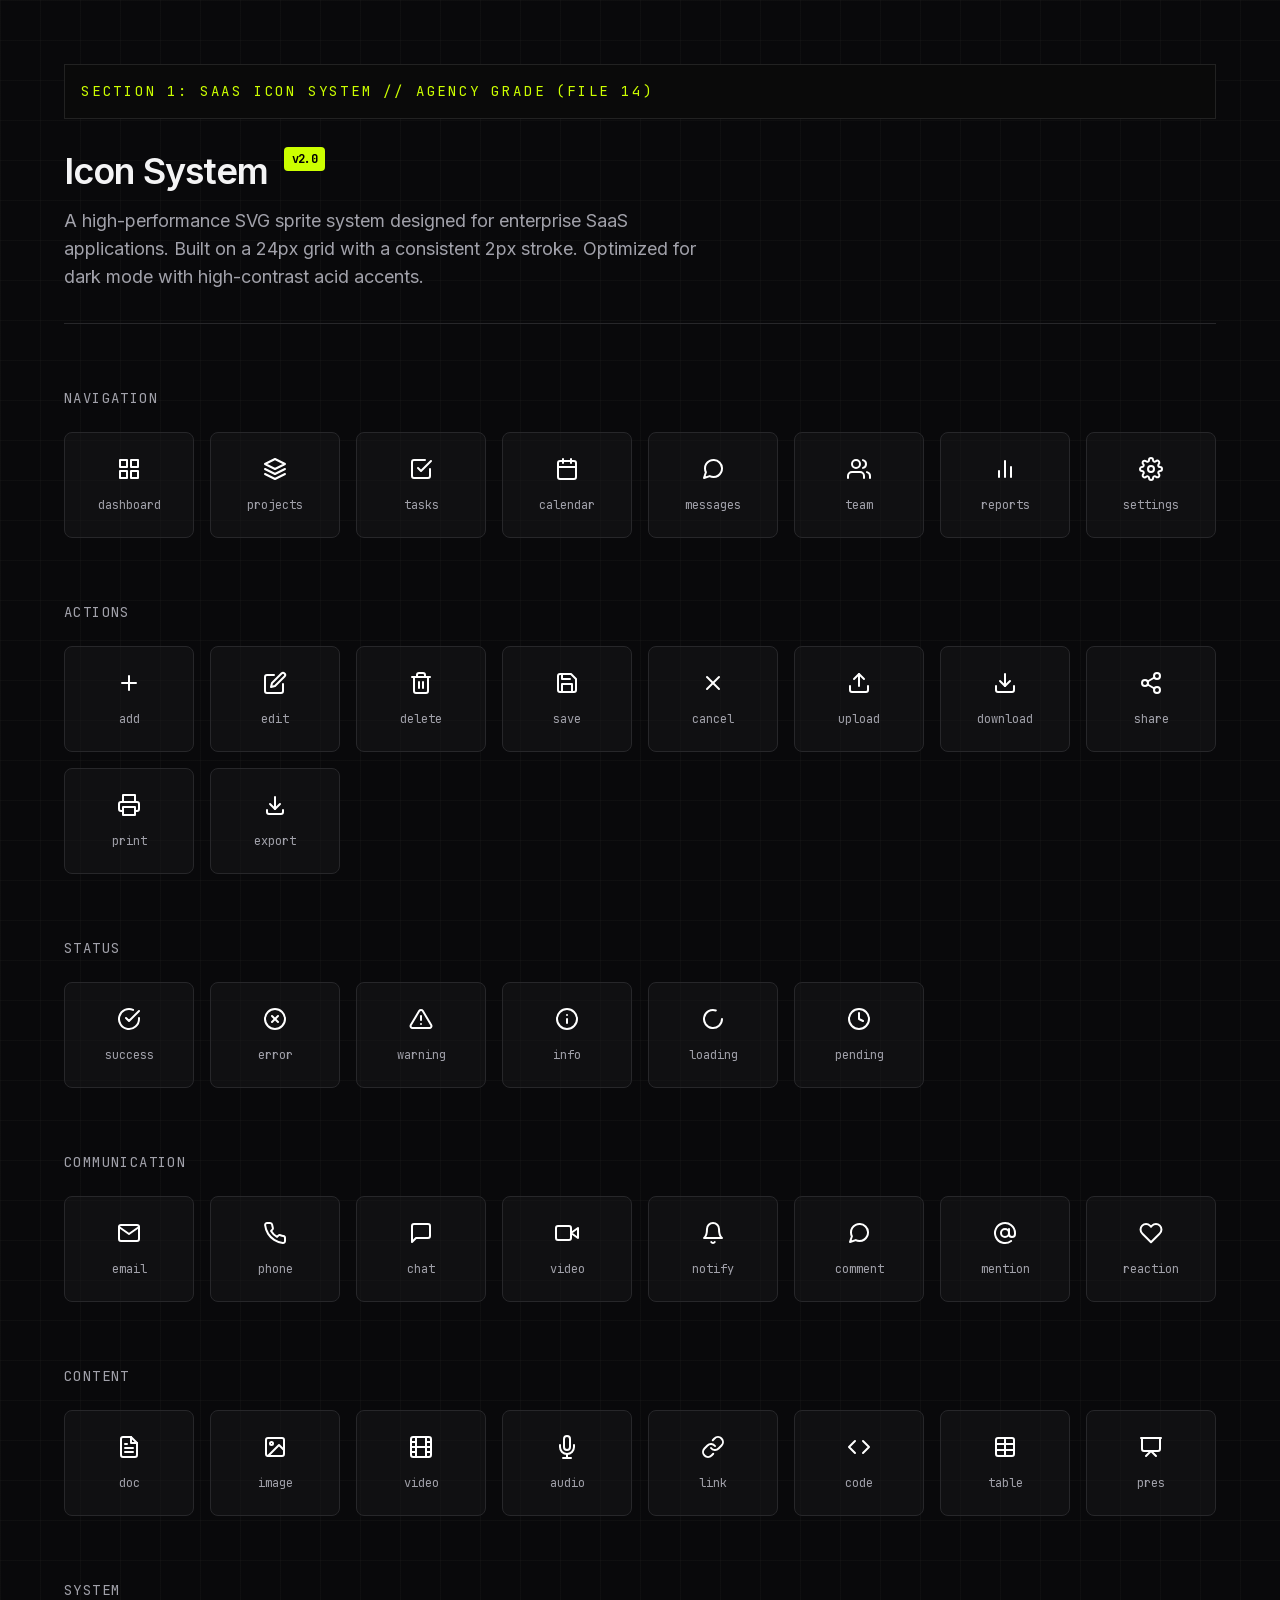
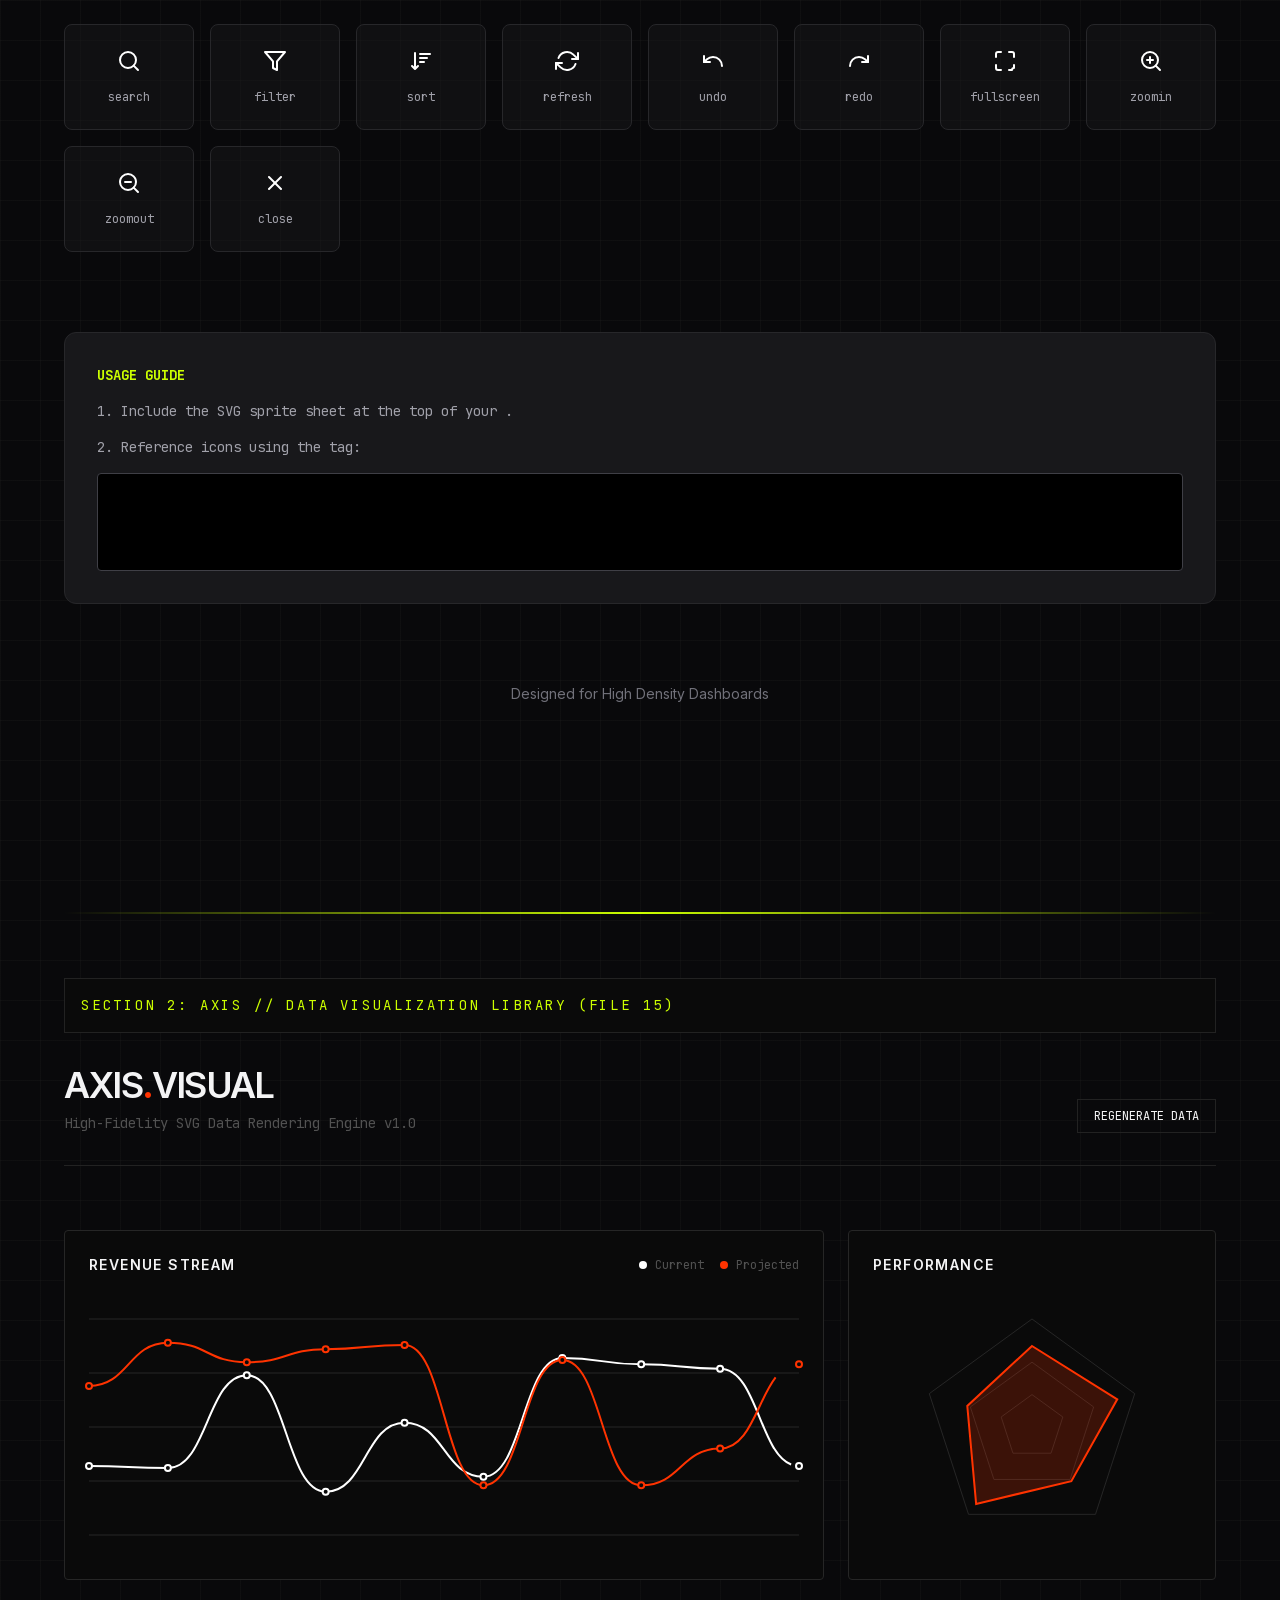
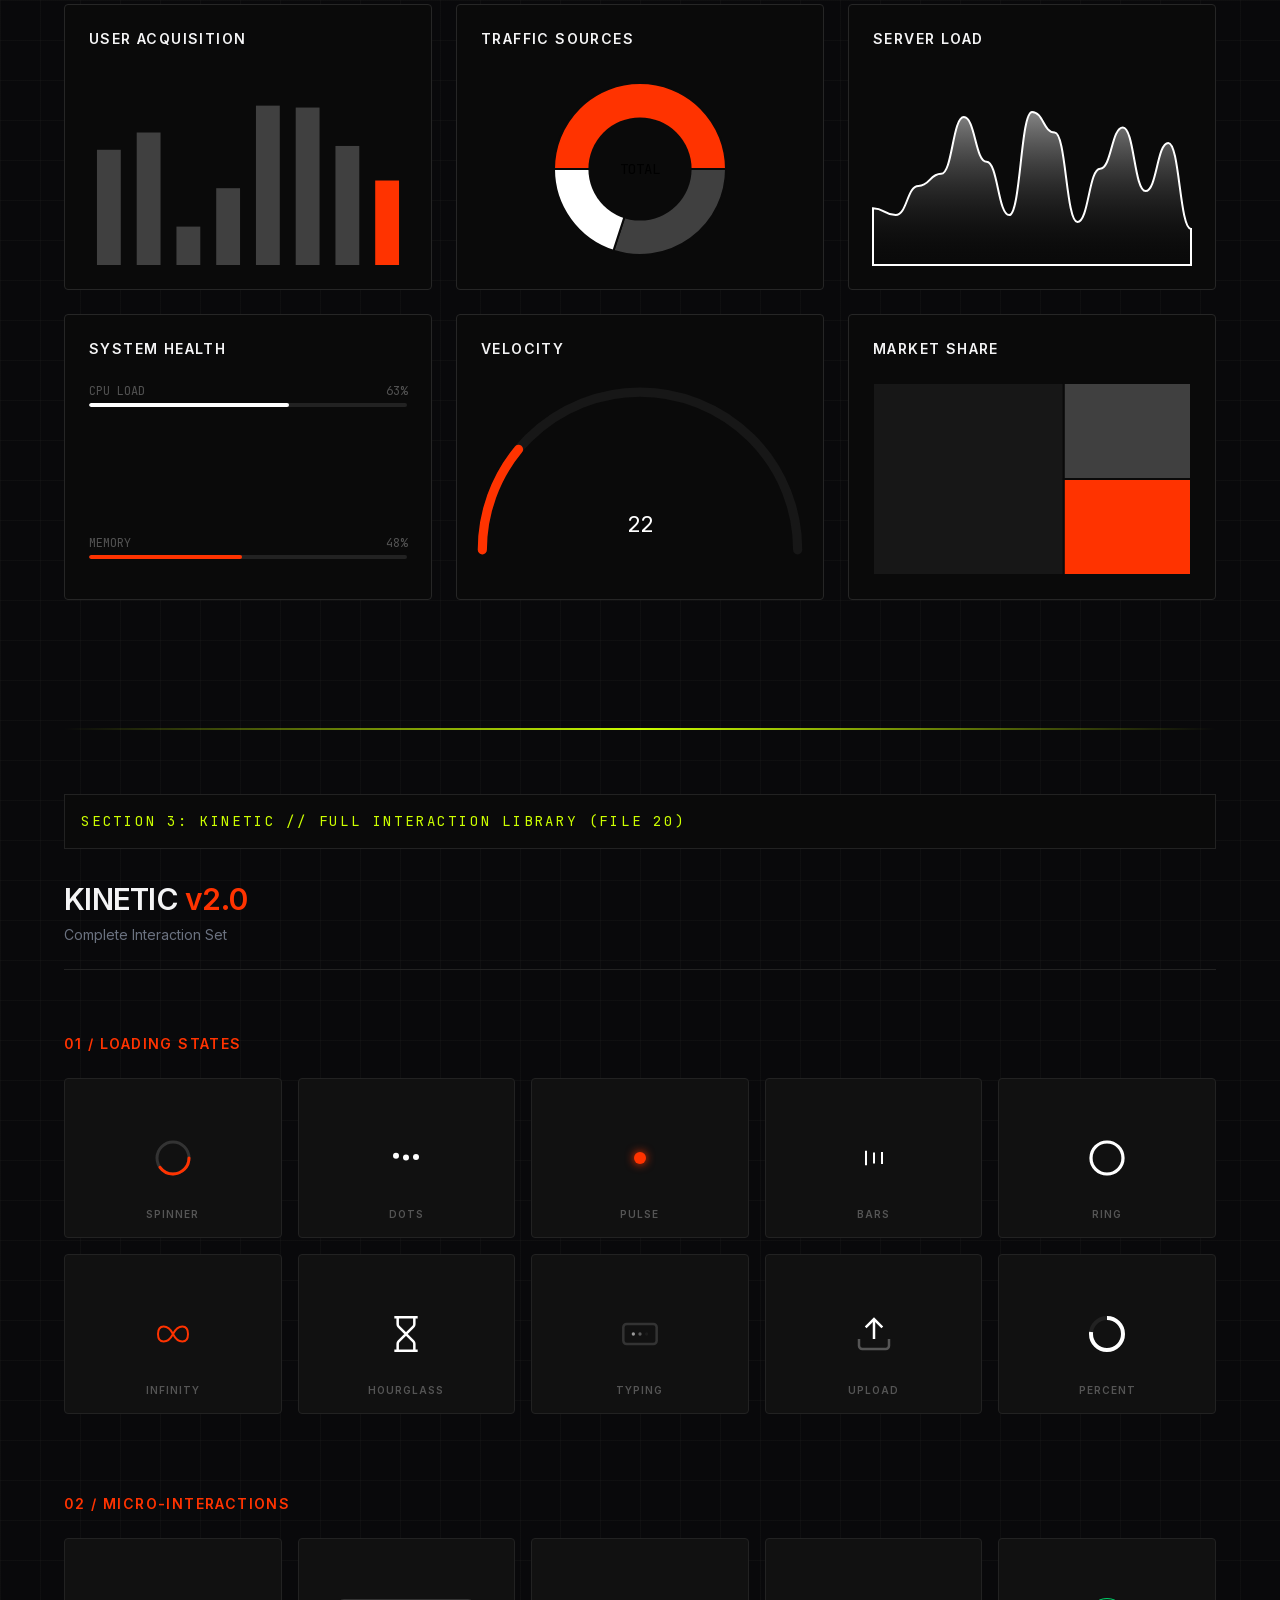
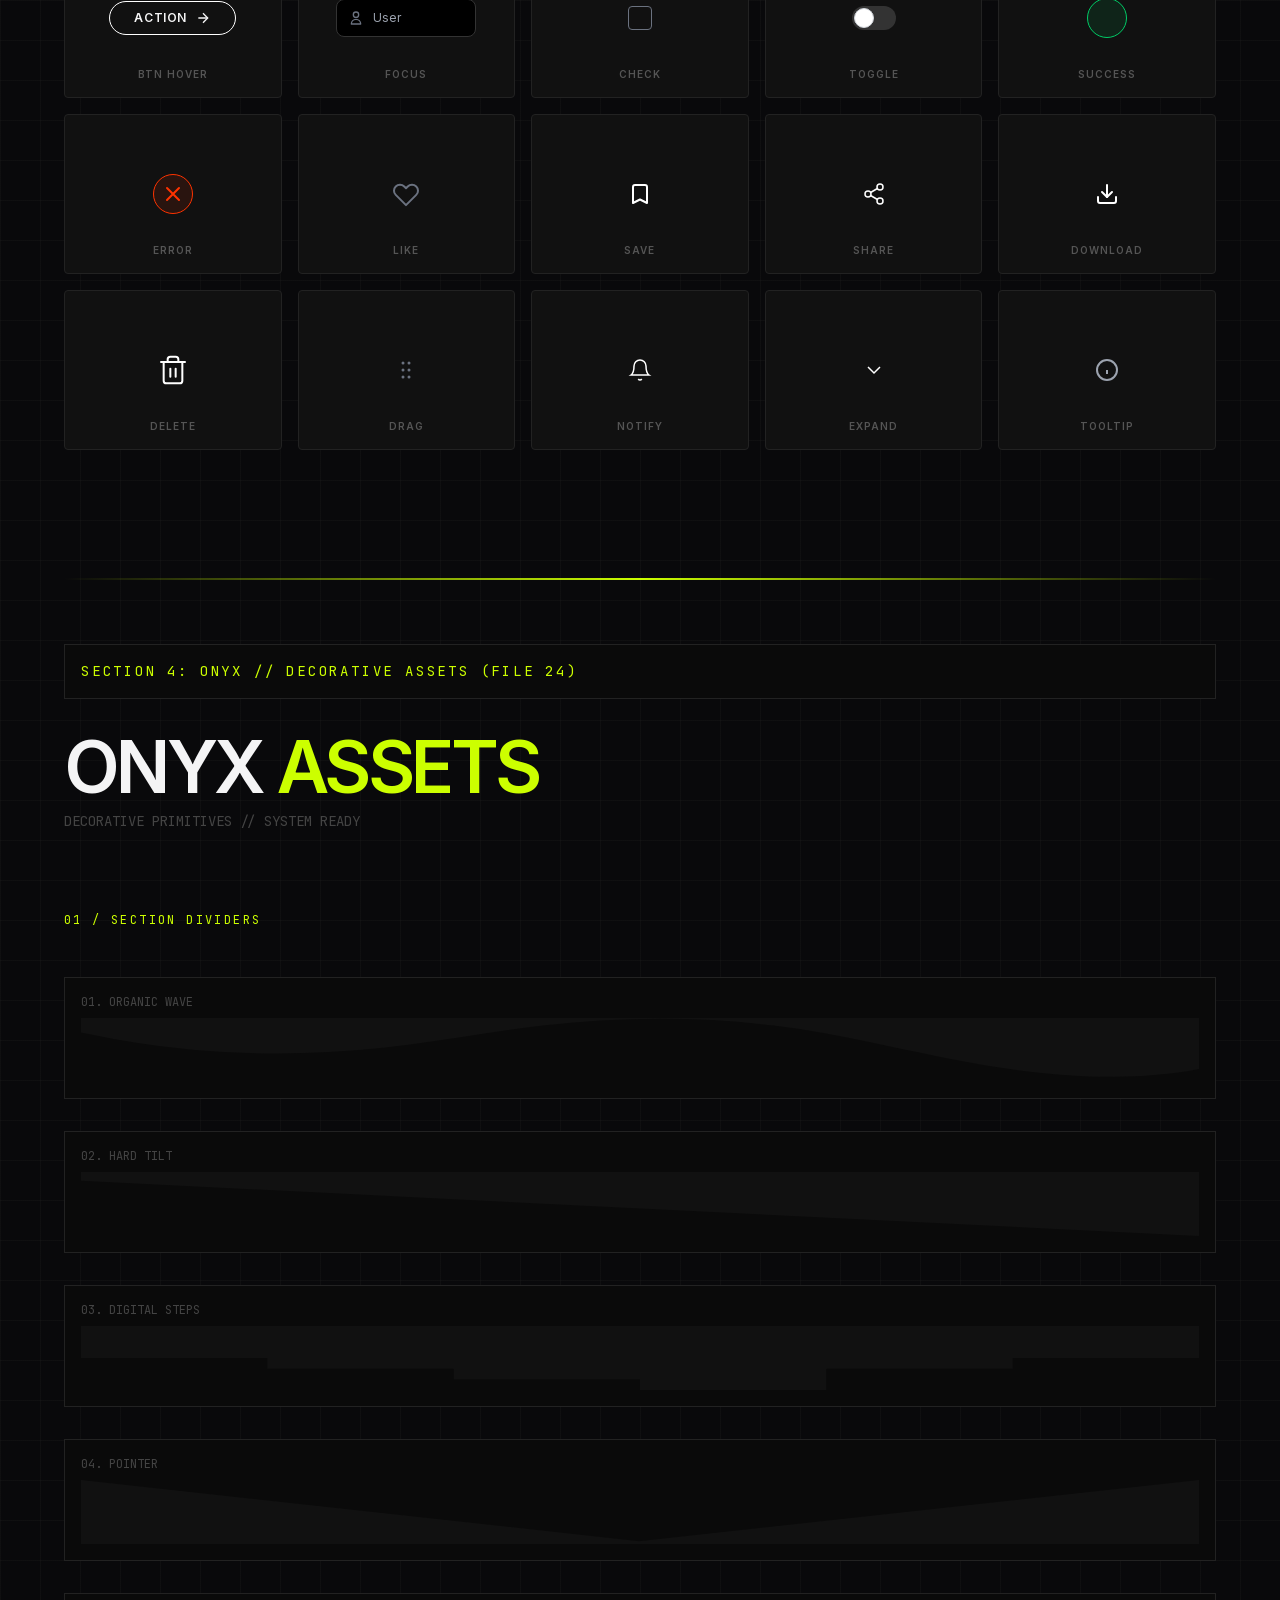
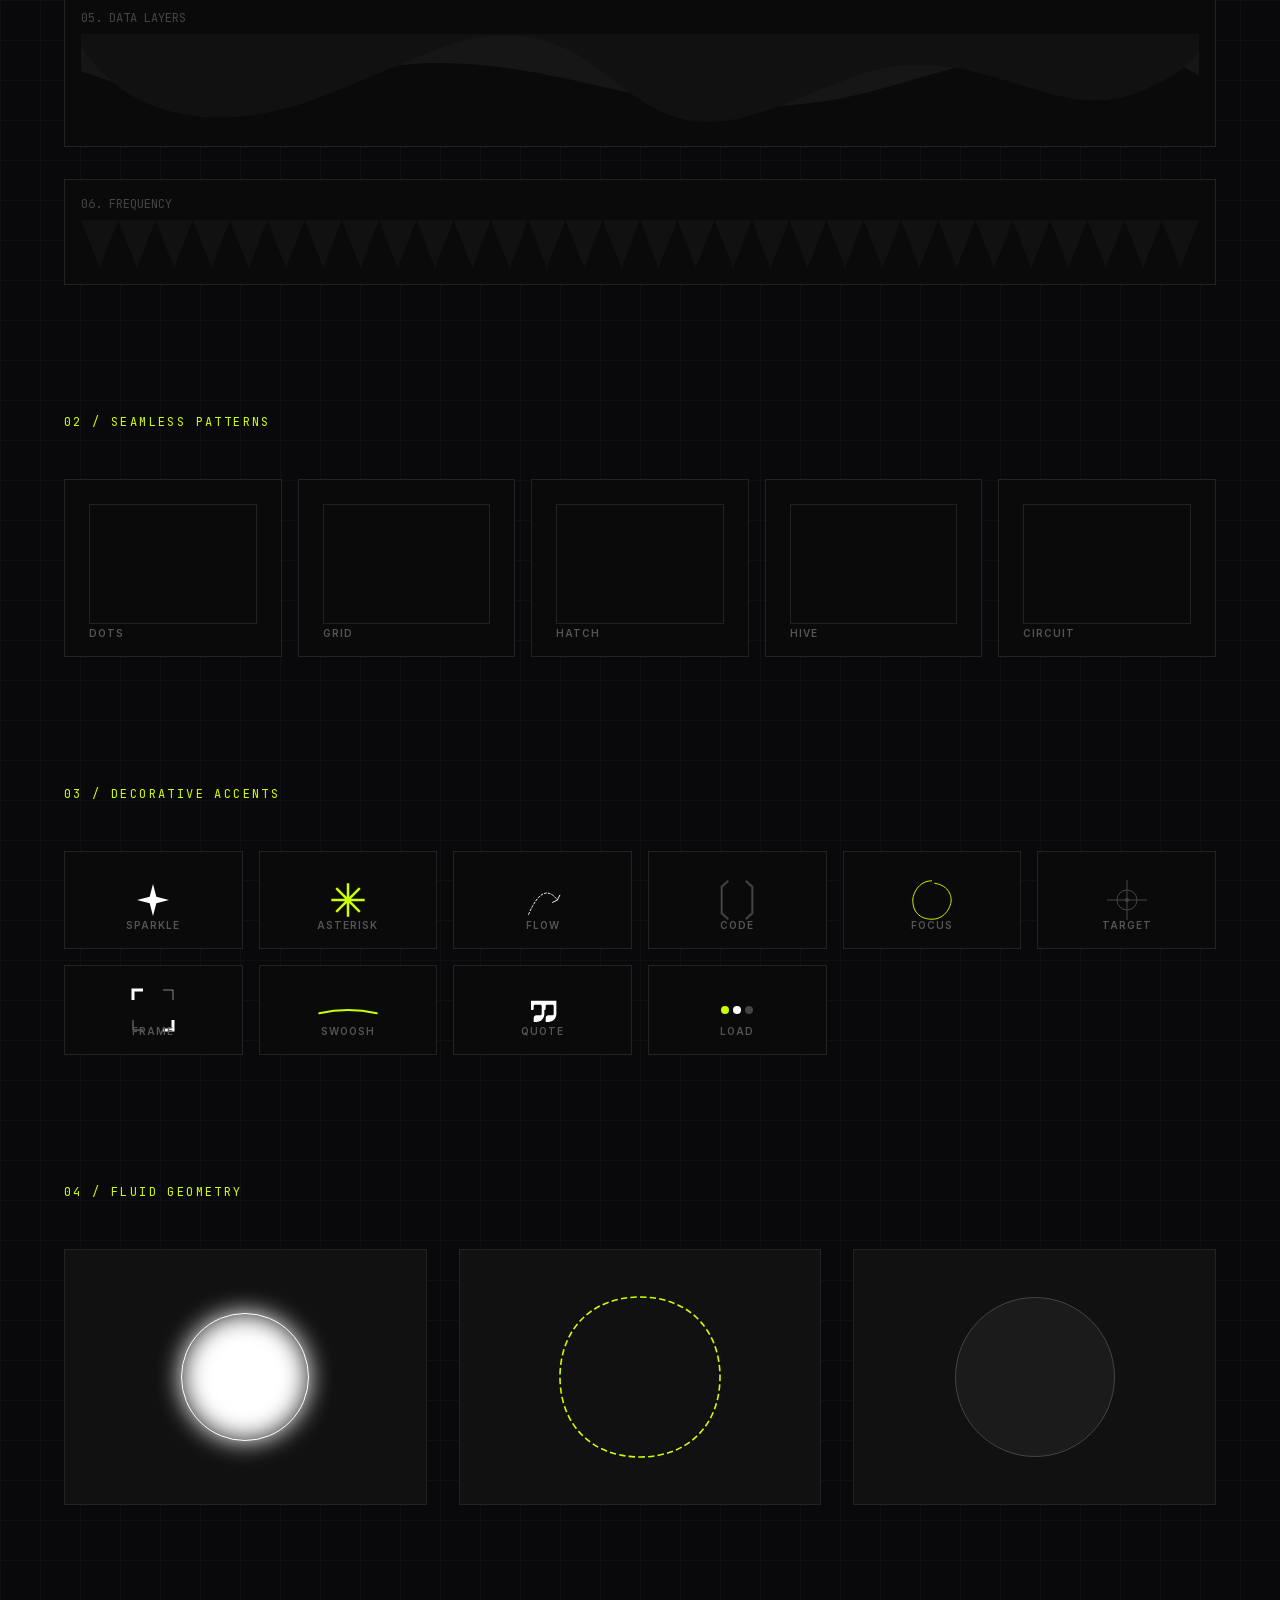
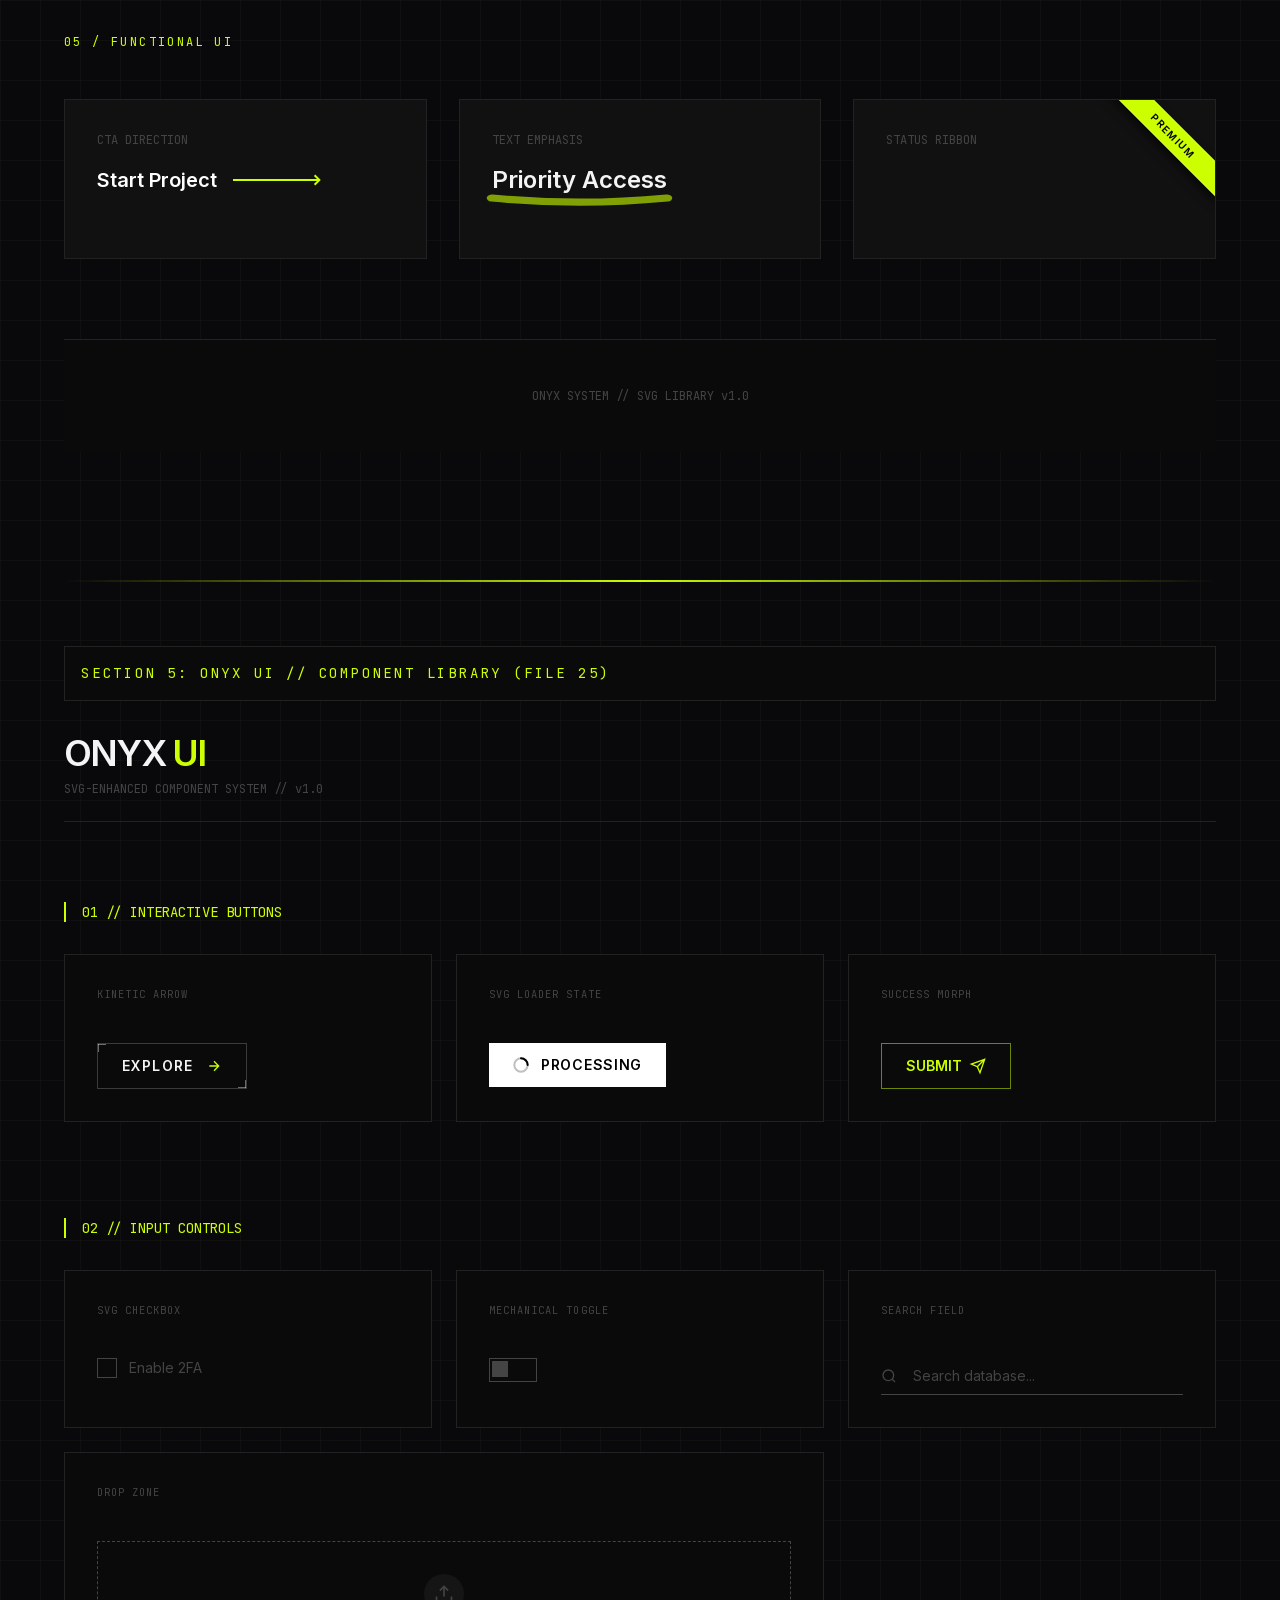
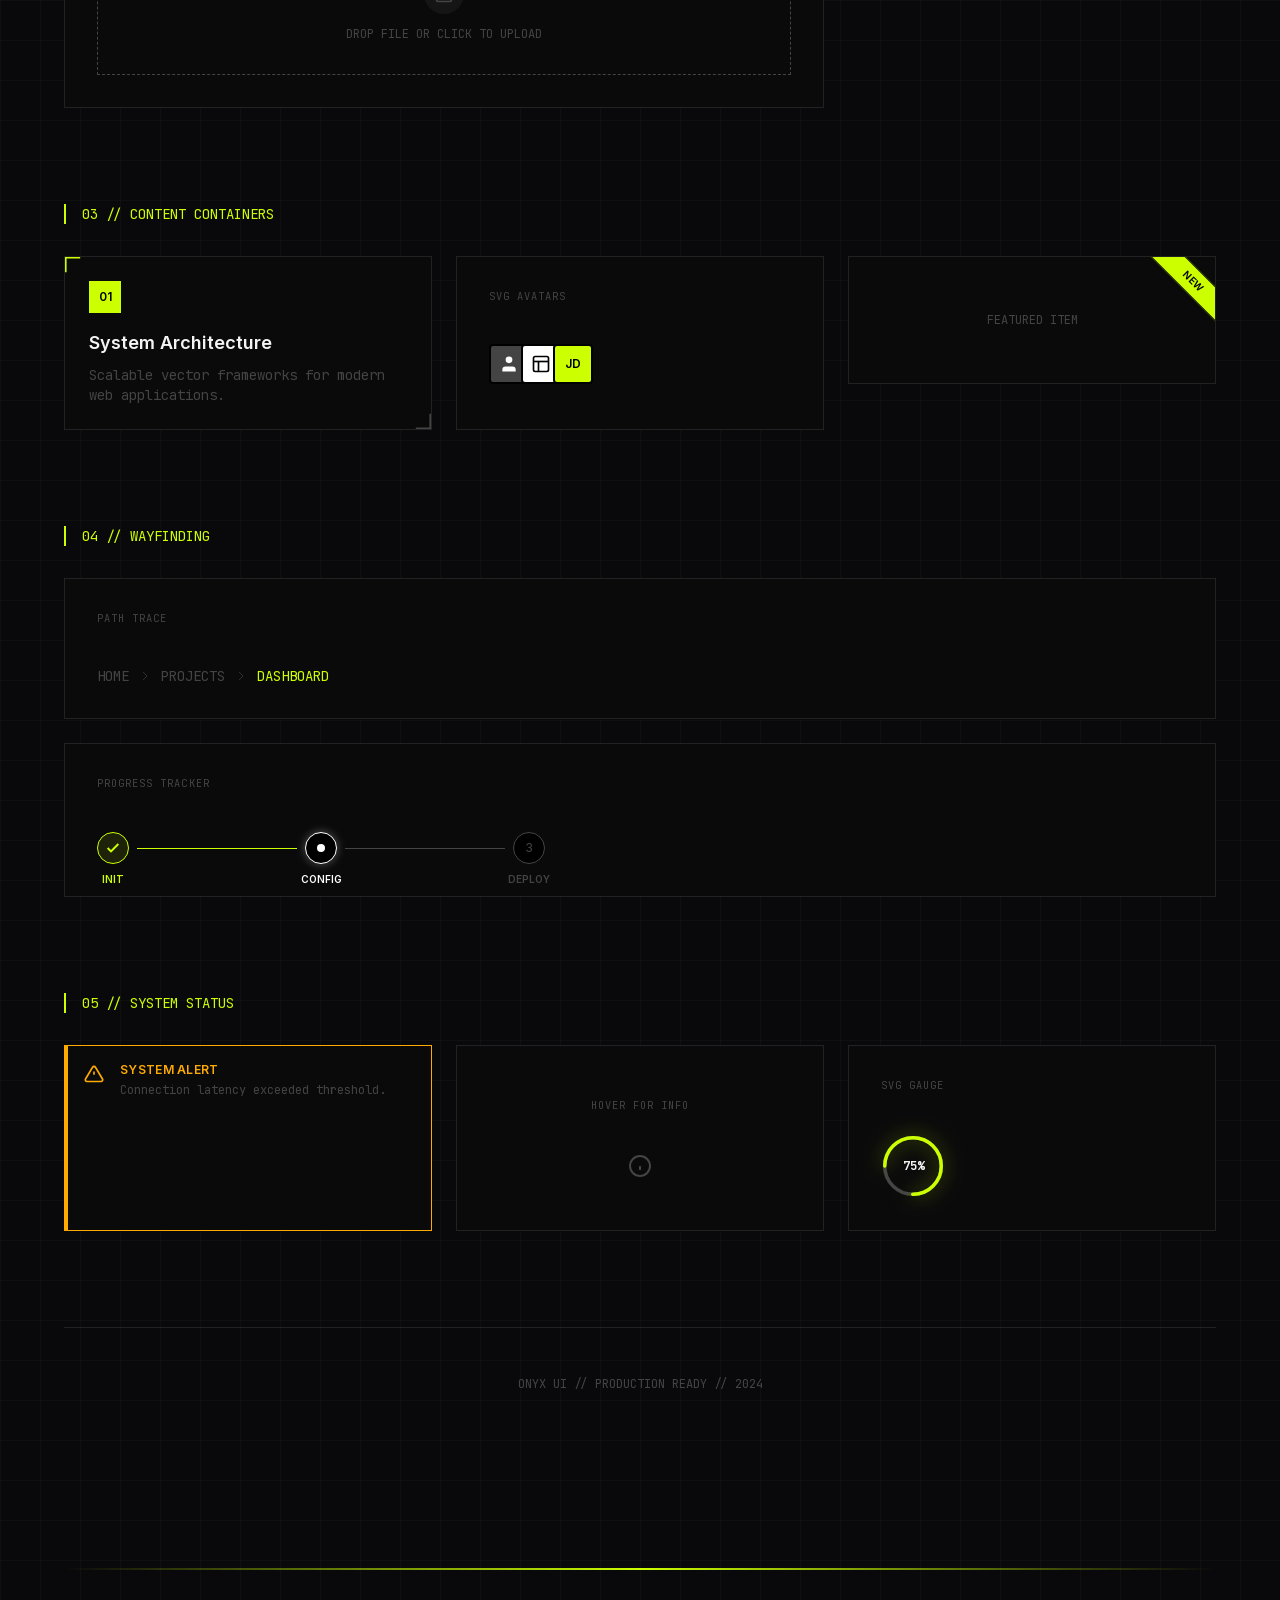
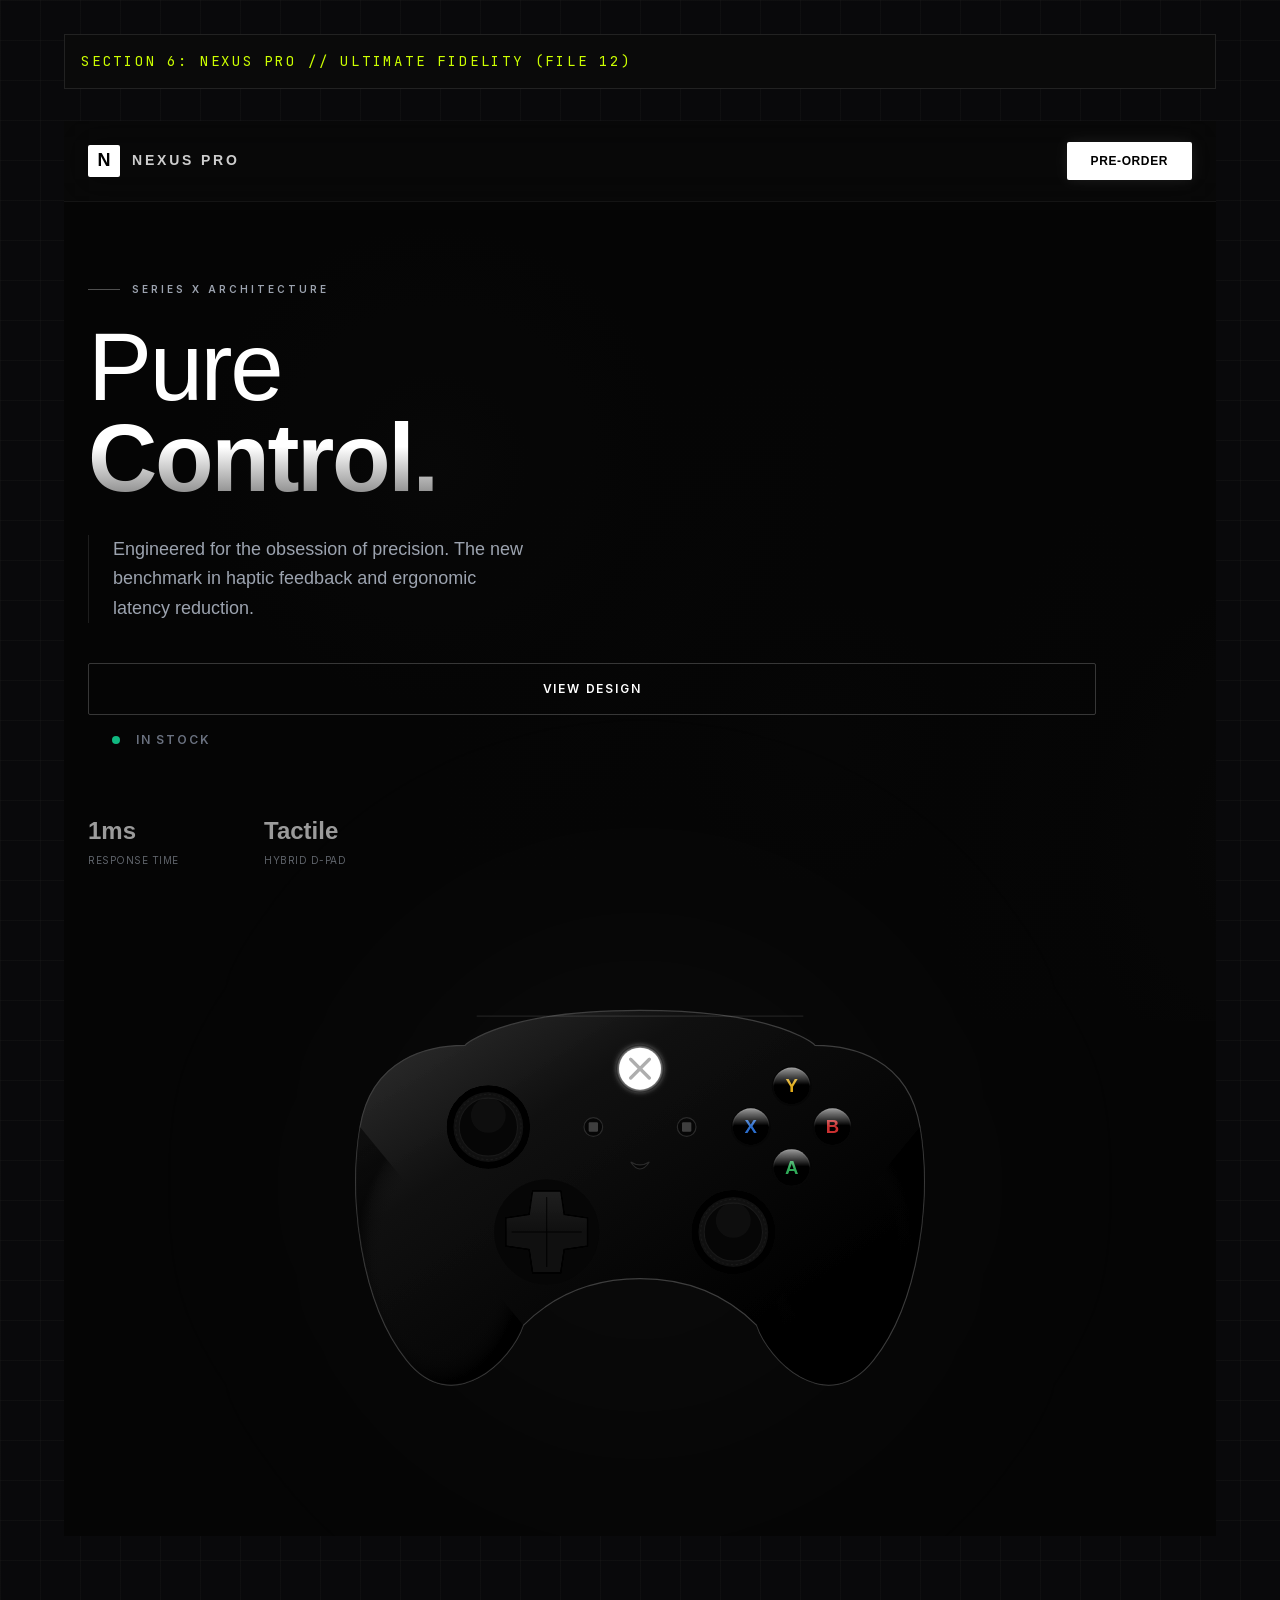
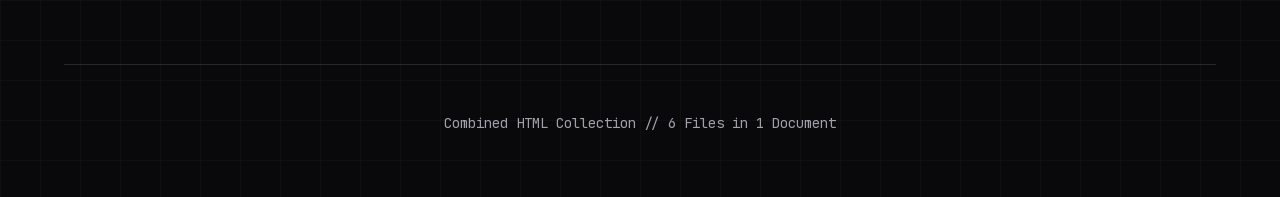
<file: animations-gemini2/index.html>
<html class="dark antialiased" lang="en"><head><meta charset="utf-8"/>
<meta content="width=device-width, initial-scale=1.0" name="viewport"/>
<title>Combined HTML Collection</title>
<script src="assets/resource_3fa48481346f.js"></script>
<link href="https://fonts.googleapis.com" rel="preconnect"/>
<link crossorigin="" href="https://fonts.gstatic.com" rel="preconnect"/>
<link href="assets/css2_604c95cc5779.css" rel="stylesheet"/>
<script>
tailwind.config = {
darkMode: 'class',
theme: {
extend: {
fontFamily: {
sans: ['Inter', 'Space Grotesk', 'sans-serif'],
mono: ['JetBrains Mono', 'monospace'],
},
colors: {
obsidian: '#09090b',
charcoal: '#18181b',
concrete: '#f4f4f5',
acid: '#ccff00',
danger: '#ff453a',
void: '#000000',
surface: '#0a0a0a',
panel: '#111111',
border: '#222222',
accent: '#ff3300',
success: '#00cc66',
error: '#ff3300',
lime: '#ccff00',
dim: '#444444',
muted: '#525252',
text: '#e5e5e5',
warning: '#ffaa00',
},
animation: {
'float': 'float 8s ease-in-out infinite',
'spin-slow': 'spin 1s linear infinite',
'morph': 'morph 8s ease-in-out infinite',
'draw': 'draw 0.4s ease-out forwards',
},
keyframes: {
float: { '0%, 100%': { transform: 'translateY(0)' }, '50%': { transform: 'translateY(-10px)' } },
morph: {
'0%, 100%': { borderRadius: '60% 40% 30% 70% / 60% 30% 70% 40%' },
'50%': { borderRadius: '30% 60% 70% 40% / 50% 60% 30% 60%' },
},
draw: { 'to': { strokeDashoffset: '0' } }
}
}
}
}
</script>
<style>
body {
background-color: #000;
color: #e5e5e5;
}
/* Section Divider */
.section-divider {
width: 100%;
height: 2px;
background: linear-gradient(to right, transparent, #ccff00, transparent);
margin: 4rem 0;
}
.section-header {
font-family: 'JetBrains Mono', monospace;
font-size: 0.875rem;
color: #ccff00;
text-transform: uppercase;
letter-spacing: 0.2em;
margin-bottom: 2rem;
padding: 1rem;
border: 1px solid #222;
background: #0a0a0a;
}
/* Base Icon Styles */
.icon-base {
fill: none;
stroke: currentColor;
stroke-width: 2;
stroke-linecap: round;
stroke-linejoin: round;
transition: all 0.2s cubic-bezier(0.4, 0, 0.2, 1);
}
.icon-card:hover .icon-base {
transform: scale(1.1);
stroke: var(--hover-color, #ccff00);
}
@media (prefers-color-scheme: light) {
.icon-card:hover .icon-base {
stroke: #000000;
}
}
.icon-filled {
fill: currentColor;
stroke: none;
}
.bg-grid {
background-size: 40px 40px;
background-image: linear-gradient(to right, rgba(128, 128, 128, 0.05) 1px, transparent 1px),
linear-gradient(to bottom, rgba(128, 128, 128, 0.05) 1px, transparent 1px);
}
/* Chart Styles */
.chart-card {
background: #0a0a0a;
border: 1px solid #262626;
border-radius: 4px;
padding: 24px;
position: relative;
overflow: hidden;
transition: border-color 0.3s;
}
.chart-card:hover {
border-color: #404040;
}
#tooltip {
position: absolute;
background: rgba(10, 10, 10, 0.9);
backdrop-filter: blur(8px);
border: 1px solid #333;
padding: 8px 12px;
border-radius: 4px;
font-family: 'JetBrains Mono', monospace;
font-size: 12px;
color: white;
pointer-events: none;
opacity: 0;
transition: opacity 0.2s, transform 0.2s;
z-index: 100;
box-shadow: 0 4px 20px rgba(0,0,0,0.5);
}
svg { overflow: visible; }
.grid-line { stroke: #262626; stroke-width: 1; }
.axis-text { fill: #525252; font-family: 'JetBrains Mono'; font-size: 10px; }
.draw-path {
stroke-dasharray: 1000;
stroke-dashoffset: 1000;
animation: dash 1.5s cubic-bezier(0.16, 1, 0.3, 1) forwards;
}
.grow-bar {
transform-origin: bottom;
transform: scaleY(0);
animation: grow 1s cubic-bezier(0.16, 1, 0.3, 1) forwards;
}
.fade-in {
opacity: 0;
animation: fade 1s ease forwards;
}
@keyframes dash { to { stroke-dashoffset: 0; } }
@keyframes grow { to { transform: scaleY(1); } }
@keyframes fade { to { opacity: 1; } }
.noise {
position: fixed;
top: 0; left: 0; width: 100%; height: 100%;
opacity: 0.03;
pointer-events: none;
z-index: 9999;
background: url("filter_3E_3Crect_width__100_25_27f522a784f1.html")'/%3E%3C/svg%3E");
}
/* KINETIC Styles */
:root {
--ease-out: cubic-bezier(0.16, 1, 0.3, 1);
--ease-elastic: cubic-bezier(0.34, 1.56, 0.64, 1);
}
.card {
background: #111;
border: 1px solid #222;
border-radius: 4px;
display: flex;
flex-direction: column;
align-items: center;
justify-content: center;
height: 160px;
position: relative;
transition: border-color 0.3s, background-color 0.3s;
}
.card:hover { border-color: #444; background: #161616; }
.label {
position: absolute;
bottom: 15px;
font-size: 10px;
color: #555;
text-transform: uppercase;
letter-spacing: 1px;
font-weight: 700;
pointer-events: none;
}
@keyframes spin { to { transform: rotate(360deg); } }
@keyframes bounce { 0%, 100% { transform: translateY(0); } 50% { transform: translateY(-5px); } }
@keyframes radar { 0% { transform: scale(0.5); opacity: 1; border-width: 2px; } 100% { transform: scale(2.5); opacity: 0; border-width: 0px; } }
@keyframes ring-dash { 0% { stroke-dasharray: 1, 200; stroke-dashoffset: 0; } 50% { stroke-dasharray: 90, 200; stroke-dashoffset: -35px; } 100% { stroke-dasharray: 90, 200; stroke-dashoffset: -124px; } }
@keyframes dash-draw { 0% { stroke-dashoffset: 100; } 50% { stroke-dashoffset: 0; } 100% { stroke-dashoffset: -100; } }
@keyframes upload-arrow { 0%, 100% { transform: translateY(0); } 50% { transform: translateY(-6px); } }
@keyframes upload-bar { 0%, 100% { opacity: 0.3; } 50% { opacity: 1; } }
@keyframes shake {
10%, 90% { transform: translate3d(-1px, 0, 0); }
20%, 80% { transform: translate3d(2px, 0, 0); }
30%, 50%, 70% { transform: translate3d(-4px, 0, 0); }
40%, 60% { transform: translate3d(4px, 0, 0); }
}
@keyframes pop { 0% { transform: scale(1); } 50% { transform: scale(1.4); } 100% { transform: scale(1); } }
.dl-arrow-group { transition: transform 0.4s var(--ease-out), opacity 0.2s; }
.dl-progress { stroke-dasharray: 60; stroke-dashoffset: 60; transition: stroke-dashoffset 1s linear; }
.dl-check { transform: scale(0); transform-origin: center; transition: transform 0.3s var(--ease-elastic); }
.downloading .dl-arrow-group { transform: translateY(10px); opacity: 0; }
.downloading .dl-progress { stroke-dashoffset: 0; opacity: 1; }
.download-complete .dl-progress { opacity: 0; }
.download-complete .dl-check { transform: scale(1); }
.lid { transform-origin: 12px 5px; transition: transform 0.3s var(--ease-elastic); }
.trash-lines { transition: opacity 0.2s; }
.card:hover .lid { transform: translateY(-3px) rotate(-15deg); }
.card:hover .trash-lines { opacity: 0; }
.tooltip-box {
transform: translateY(10px) scale(0.95);
opacity: 0;
transition: all 0.3s var(--ease-elastic);
pointer-events: none;
}
.card:hover .tooltip-box { transform: translateY(0) scale(1); opacity: 1; }
/* ONYX Styles */
.section-title {
font-family: 'JetBrains Mono', monospace;
font-size: 0.75rem;
color: #ccff00;
text-transform: uppercase;
letter-spacing: 0.2em;
margin-bottom: 2rem;
display: block;
border-b: 1px solid #222;
padding-bottom: 1rem;
}
.grid-box {
background: #0a0a0a;
border: 1px solid #222;
padding: 1.5rem;
position: relative;
overflow: hidden;
transition: border-color 0.3s;
}
.grid-box:hover { border-color: #444; }
.pattern-swatch { width: 100%; height: 120px; border: 1px solid #222; margin-bottom: 0.5rem; }
/* ONYX UI Styles */
.svg-icon { fill: none; stroke: currentColor; stroke-width: 1.5; stroke-linecap: round; stroke-linejoin: round; }
.stroke-draw { stroke-dasharray: 20; stroke-dashoffset: 20; }
.group:hover .stroke-draw { animation: draw 0.4s ease-out forwards; }
input:checked ~ .checkbox-box { background-color: #ccff00; border-color: #ccff00; }
input:checked ~ .checkbox-box svg { transform: scale(1); }
.comp-card {
border: 1px solid #222;
background: #0a0a0a;
padding: 2rem;
display: flex;
flex-direction: column;
gap: 1.5rem;
position: relative;
}
.comp-label {
font-family: 'JetBrains Mono', monospace;
font-size: 0.65rem;
color: #444;
text-transform: uppercase;
letter-spacing: 0.1em;
margin-bottom: 1rem;
display: block;
}
</style></head>
<body class="bg-void dark:bg-obsidian text-zinc-900 dark:text-zinc-100 min-h-screen p-8 md:p-16 bg-grid transition-colors duration-300">
<div class="noise"></div>
<div id="tooltip"></div>
<!-- ========================================================================
         SECTION 1: SaaS Icon System // Agency Grade (File 14)
    ======================================================================== -->
<section class="max-w-7xl mx-auto mb-32" id="section-14">
<div class="section-header">SECTION 1: SaaS Icon System // Agency Grade (File 14)</div>
<!-- SVG SPRITE SHEET (Hidden) -->
<svg style="display: none;">
<defs>
<!-- NAVIGATION -->
<symbol id="nav-dashboard" viewbox="0 0 24 24"><rect height="7" width="7" x="3" y="3"></rect><rect height="7" width="7" x="14" y="3"></rect><rect height="7" width="7" x="14" y="14"></rect><rect height="7" width="7" x="3" y="14"></rect></symbol>
<symbol id="nav-projects" viewbox="0 0 24 24"><path d="M12 2L2 7l10 5 10-5-10-5zM2 17l10 5 10-5M2 12l10 5 10-5"></path></symbol>
<symbol id="nav-tasks" viewbox="0 0 24 24"><path d="M9 11l3 3L22 4"></path><path d="M21 12v7a2 2 0 0 1-2 2H5a2 2 0 0 1-2-2V5a2 2 0 0 1 2-2h11"></path></symbol>
<symbol id="nav-calendar" viewbox="0 0 24 24"><rect height="18" rx="2" ry="2" width="18" x="3" y="4"></rect><line x1="16" x2="16" y1="2" y2="6"></line><line x1="8" x2="8" y1="2" y2="6"></line><line x1="3" x2="21" y1="10" y2="10"></line></symbol>
<symbol id="nav-messages" viewbox="0 0 24 24"><path d="M21 11.5a8.38 8.38 0 0 1-.9 3.8 8.5 8.5 0 0 1-7.6 4.7 8.38 8.38 0 0 1-3.8-.9L3 21l1.9-5.7a8.38 8.38 0 0 1-.9-3.8 8.5 8.5 0 0 1 4.7-7.6 8.38 8.38 0 0 1 3.8-.9h.5a8.48 8.48 0 0 1 8 8v.5z"></path></symbol>
<symbol id="nav-team" viewbox="0 0 24 24"><path d="M17 21v-2a4 4 0 0 0-4-4H5a4 4 0 0 0-4 4v2"></path><circle cx="9" cy="7" r="4"></circle><path d="M23 21v-2a4 4 0 0 0-3-3.87"></path><path d="M16 3.13a4 4 0 0 1 0 7.75"></path></symbol>
<symbol id="nav-reports" viewbox="0 0 24 24"><line x1="18" x2="18" y1="20" y2="10"></line><line x1="12" x2="12" y1="20" y2="4"></line><line x1="6" x2="6" y1="20" y2="14"></line></symbol>
<symbol id="nav-settings" viewbox="0 0 24 24"><circle cx="12" cy="12" r="3"></circle><path d="M19.4 15a1.65 1.65 0 0 0 .33 1.82l.06.06a2 2 0 0 1 0 2.83 2 2 0 0 1-2.83 0l-.06-.06a1.65 1.65 0 0 0-1.82-.33 1.65 1.65 0 0 0-1 1.51V21a2 2 0 0 1-2 2 2 2 0 0 1-2-2v-.09A1.65 1.65 0 0 0 9 19.4a1.65 1.65 0 0 0-1.82.33l-.06.06a2 2 0 0 1-2.83 0 2 2 0 0 1 0-2.83l.06-.06a1.65 1.65 0 0 0 .33-1.82 1.65 1.65 0 0 0-1.51-1H3a2 2 0 0 1-2-2 2 2 0 0 1 2-2h.09A1.65 1.65 0 0 0 4.6 9a1.65 1.65 0 0 0-.33-1.82l-.06-.06a2 2 0 0 1 0-2.83 2 2 0 0 1 2.83 0l.06.06a1.65 1.65 0 0 0 1.82.33H9a1.65 1.65 0 0 0 1-1.51V3a2 2 0 0 1 2-2 2 2 0 0 1 2 2v.09a1.65 1.65 0 0 0 1 1.51 1.65 1.65 0 0 0 1.82-.33l.06-.06a2 2 0 0 1 2.83 0 2 2 0 0 1 0 2.83l-.06.06a1.65 1.65 0 0 0-.33 1.82V9a1.65 1.65 0 0 0 1.51 1H21a2 2 0 0 1 2 2 2 2 0 0 1-2 2h-.09a1.65 1.65 0 0 0-1.51 1z"></path></symbol>
<!-- ACTIONS -->
<symbol id="act-add" viewbox="0 0 24 24"><line x1="12" x2="12" y1="5" y2="19"></line><line x1="5" x2="19" y1="12" y2="12"></line></symbol>
<symbol id="act-edit" viewbox="0 0 24 24"><path d="M11 4H4a2 2 0 0 0-2 2v14a2 2 0 0 0 2 2h14a2 2 0 0 0 2-2v-7"></path><path d="M18.5 2.5a2.121 2.121 0 0 1 3 3L12 15l-4 1 1-4 9.5-9.5z"></path></symbol>
<symbol id="act-delete" viewbox="0 0 24 24"><polyline points="3 6 5 6 21 6"></polyline><path d="M19 6v14a2 2 0 0 1-2 2H7a2 2 0 0 1-2-2V6m3 0V4a2 2 0 0 1 2-2h4a2 2 0 0 1 2 2v2"></path><line x1="10" x2="10" y1="11" y2="17"></line><line x1="14" x2="14" y1="11" y2="17"></line></symbol>
<symbol id="act-save" viewbox="0 0 24 24"><path d="M19 21H5a2 2 0 0 1-2-2V5a2 2 0 0 1 2-2h11l5 5v11a2 2 0 0 1-2 2z"></path><polyline points="17 21 17 13 7 13 7 21"></polyline><polyline points="7 3 7 8 15 8"></polyline></symbol>
<symbol id="act-cancel" viewbox="0 0 24 24"><line x1="18" x2="6" y1="6" y2="18"></line><line x1="6" x2="18" y1="6" y2="18"></line></symbol>
<symbol id="act-upload" viewbox="0 0 24 24"><path d="M21 15v4a2 2 0 0 1-2 2H5a2 2 0 0 1-2-2v-4"></path><polyline points="17 8 12 3 7 8"></polyline><line x1="12" x2="12" y1="3" y2="15"></line></symbol>
<symbol id="act-download" viewbox="0 0 24 24"><path d="M21 15v4a2 2 0 0 1-2 2H5a2 2 0 0 1-2-2v-4"></path><polyline points="7 10 12 15 17 10"></polyline><line x1="12" x2="12" y1="15" y2="3"></line></symbol>
<symbol id="act-share" viewbox="0 0 24 24"><circle cx="18" cy="5" r="3"></circle><circle cx="6" cy="12" r="3"></circle><circle cx="18" cy="19" r="3"></circle><line x1="8.59" x2="15.42" y1="13.51" y2="17.49"></line><line x1="15.41" x2="8.59" y1="6.51" y2="10.49"></line></symbol>
<symbol id="act-print" viewbox="0 0 24 24"><polyline points="6 9 6 2 18 2 18 9"></polyline><path d="M6 18H4a2 2 0 0 1-2-2v-5a2 2 0 0 1 2-2h16a2 2 0 0 1 2 2v5a2 2 0 0 1-2 2h-2"></path><rect height="8" width="12" x="6" y="14"></rect></symbol>
<symbol id="act-export" viewbox="0 0 24 24"><path d="M4 17v2a2 2 0 0 0 2 2h12a2 2 0 0 0 2-2v-2"></path><polyline points="7 11 12 16 17 11"></polyline><line x1="12" x2="12" y1="16" y2="4"></line></symbol>
<!-- STATUS -->
<symbol id="stat-success" viewbox="0 0 24 24"><path d="M22 11.08V12a10 10 0 1 1-5.93-9.14"></path><polyline points="22 4 12 14.01 9 11.01"></polyline></symbol>
<symbol id="stat-error" viewbox="0 0 24 24"><circle cx="12" cy="12" r="10"></circle><line x1="15" x2="9" y1="9" y2="15"></line><line x1="9" x2="15" y1="9" y2="15"></line></symbol>
<symbol id="stat-warning" viewbox="0 0 24 24"><path d="M10.29 3.86L1.82 18a2 2 0 0 0 1.71 3h16.94a2 2 0 0 0 1.71-3L13.71 3.86a2 2 0 0 0-3.42 0z"></path><line x1="12" x2="12" y1="9" y2="13"></line><line x1="12" x2="12.01" y1="17" y2="17"></line></symbol>
<symbol id="stat-info" viewbox="0 0 24 24"><circle cx="12" cy="12" r="10"></circle><line x1="12" x2="12" y1="16" y2="12"></line><line x1="12" x2="12.01" y1="8" y2="8"></line></symbol>
<symbol id="stat-loading" viewbox="0 0 24 24"><path d="M21 12a9 9 0 1 1-6.219-8.56"></path></symbol>
<symbol id="stat-pending" viewbox="0 0 24 24"><circle cx="12" cy="12" r="10"></circle><polyline points="12 6 12 12 16 14"></polyline></symbol>
<!-- COMMUNICATION -->
<symbol id="comm-email" viewbox="0 0 24 24"><path d="M4 4h16c1.1 0 2 .9 2 2v12c0 1.1-.9 2-2 2H4c-1.1 0-2-.9-2-2V6c0-1.1.9-2 2-2z"></path><polyline points="22,6 12,13 2,6"></polyline></symbol>
<symbol id="comm-phone" viewbox="0 0 24 24"><path d="M22 16.92v3a2 2 0 0 1-2.18 2 19.79 19.79 0 0 1-8.63-3.07 19.5 19.5 0 0 1-6-6 19.79 19.79 0 0 1-3.07-8.67A2 2 0 0 1 4.11 2h3a2 2 0 0 1 2 1.72 12.84 12.84 0 0 0 .7 2.81 2 2 0 0 1-.45 2.11L8.09 9.91a16 16 0 0 0 6 6l1.27-1.27a2 2 0 0 1 2.11-.45 12.84 12.84 0 0 0 2.81.7A2 2 0 0 1 22 16.92z"></path></symbol>
<symbol id="comm-chat" viewbox="0 0 24 24"><path d="M21 15a2 2 0 0 1-2 2H7l-4 4V5a2 2 0 0 1 2-2h14a2 2 0 0 1 2 2z"></path></symbol>
<symbol id="comm-video" viewbox="0 0 24 24"><polygon points="23 7 16 12 23 17 23 7"></polygon><rect height="14" rx="2" ry="2" width="15" x="1" y="5"></rect></symbol>
<symbol id="comm-notify" viewbox="0 0 24 24"><path d="M18 8A6 6 0 0 0 6 8c0 7-3 9-3 9h18s-3-2-3-9"></path><path d="M13.73 21a2 2 0 0 1-3.46 0"></path></symbol>
<symbol id="comm-comment" viewbox="0 0 24 24"><path d="M21 11.5a8.38 8.38 0 0 1-.9 3.8 8.5 8.5 0 0 1-7.6 4.7 8.38 8.38 0 0 1-3.8-.9L3 21l1.9-5.7a8.38 8.38 0 0 1-.9-3.8 8.5 8.5 0 0 1 4.7-7.6 8.38 8.38 0 0 1 3.8-.9h.5a8.48 8.48 0 0 1 8 8v.5z"></path></symbol>
<symbol id="comm-mention" viewbox="0 0 24 24"><circle cx="12" cy="12" r="4"></circle><path d="M16 8v5a3 3 0 0 0 6 0v-1a10 10 0 1 0-3.92 7.94"></path></symbol>
<symbol id="comm-reaction" viewbox="0 0 24 24"><path d="M20.84 4.61a5.5 5.5 0 0 0-7.78 0L12 5.67l-1.06-1.06a5.5 5.5 0 0 0-7.78 7.78l1.06 1.06L12 21.23l7.78-7.78 1.06-1.06a5.5 5.5 0 0 0 0-7.78z"></path></symbol>
<!-- CONTENT -->
<symbol id="cont-doc" viewbox="0 0 24 24"><path d="M14 2H6a2 2 0 0 0-2 2v16a2 2 0 0 0 2 2h12a2 2 0 0 0 2-2V8z"></path><polyline points="14 2 14 8 20 8"></polyline><line x1="16" x2="8" y1="13" y2="13"></line><line x1="16" x2="8" y1="17" y2="17"></line><polyline points="10 9 9 9 8 9"></polyline></symbol>
<symbol id="cont-image" viewbox="0 0 24 24"><rect height="18" rx="2" ry="2" width="18" x="3" y="3"></rect><circle cx="8.5" cy="8.5" r="1.5"></circle><polyline points="21 15 16 10 5 21"></polyline></symbol>
<symbol id="cont-video" viewbox="0 0 24 24"><rect height="20" rx="2.18" ry="2.18" width="20" x="2" y="2"></rect><line x1="7" x2="7" y1="2" y2="22"></line><line x1="17" x2="17" y1="2" y2="22"></line><line x1="2" x2="22" y1="12" y2="12"></line><line x1="2" x2="7" y1="7" y2="7"></line><line x1="2" x2="7" y1="17" y2="17"></line><line x1="17" x2="22" y1="17" y2="17"></line><line x1="17" x2="22" y1="7" y2="7"></line></symbol>
<symbol id="cont-audio" viewbox="0 0 24 24"><path d="M12 1a3 3 0 0 0-3 3v8a3 3 0 0 0 6 0V4a3 3 0 0 0-3-3z"></path><path d="M19 10v2a7 7 0 0 1-14 0v-2"></path><line x1="12" x2="12" y1="19" y2="23"></line><line x1="8" x2="16" y1="23" y2="23"></line></symbol>
<symbol id="cont-link" viewbox="0 0 24 24"><path d="M10 13a5 5 0 0 0 7.54.54l3-3a5 5 0 0 0-7.07-7.07l-1.72 1.71"></path><path d="M14 11a5 5 0 0 0-7.54-.54l-3 3a5 5 0 0 0 7.07 7.07l1.71-1.71"></path></symbol>
<symbol id="cont-code" viewbox="0 0 24 24"><polyline points="16 18 22 12 16 6"></polyline><polyline points="8 6 2 12 8 18"></polyline></symbol>
<symbol id="cont-table" viewbox="0 0 24 24"><rect height="18" rx="2" ry="2" width="18" x="3" y="3"></rect><line x1="3" x2="21" y1="9" y2="9"></line><line x1="3" x2="21" y1="15" y2="15"></line><line x1="12" x2="12" y1="3" y2="21"></line></symbol>
<symbol id="cont-pres" viewbox="0 0 24 24"><path d="M2 3h20"></path><path d="M21 3v11a2 2 0 0 1-2 2H5a2 2 0 0 1-2-2V3"></path><path d="m7 21 5-5 5 5"></path></symbol>
<!-- SYSTEM -->
<symbol id="sys-search" viewbox="0 0 24 24"><circle cx="11" cy="11" r="8"></circle><line x1="21" x2="16.65" y1="21" y2="16.65"></line></symbol>
<symbol id="sys-filter" viewbox="0 0 24 24"><polygon points="22 3 2 3 10 12.46 10 19 14 21 14 12.46 22 3"></polygon></symbol>
<symbol id="sys-sort" viewbox="0 0 24 24"><path d="M11 5h10"></path><path d="M11 9h7"></path><path d="M11 13h4"></path><path d="M3 17l3 3 3-3"></path><path d="M6 18V4"></path></symbol>
<symbol id="sys-refresh" viewbox="0 0 24 24"><polyline points="23 4 23 10 17 10"></polyline><polyline points="1 20 1 14 7 14"></polyline><path d="M3.51 9a9 9 0 0 1 14.85-3.36L23 10M1 14l4.64 4.36A9 9 0 0 0 20.49 15"></path></symbol>
<symbol id="sys-undo" viewbox="0 0 24 24"><path d="M3 7v6h6"></path><path d="M21 17a9 9 0 0 0-9-9 9 9 0 0 0-6 2.3L3 13"></path></symbol>
<symbol id="sys-redo" viewbox="0 0 24 24"><path d="M21 7v6h-6"></path><path d="M3 17a9 9 0 0 1 9-9 9 9 0 0 1 6 2.3l3 2.7"></path></symbol>
<symbol id="sys-fullscreen" viewbox="0 0 24 24"><path d="M8 3H5a2 2 0 0 0-2 2v3"></path><path d="M16 3h3a2 2 0 0 1 2 2v3"></path><path d="M8 21H5a2 2 0 0 1-2-2v-3"></path><path d="M16 21h3a2 2 0 0 1 2-2v-3"></path></symbol>
<symbol id="sys-zoomin" viewbox="0 0 24 24"><circle cx="11" cy="11" r="8"></circle><line x1="21" x2="16.65" y1="21" y2="16.65"></line><line x1="11" x2="11" y1="8" y2="14"></line><line x1="8" x2="14" y1="11" y2="11"></line></symbol>
<symbol id="sys-zoomout" viewbox="0 0 24 24"><circle cx="11" cy="11" r="8"></circle><line x1="21" x2="16.65" y1="21" y2="16.65"></line><line x1="8" x2="14" y1="11" y2="11"></line></symbol>
<symbol id="sys-close" viewbox="0 0 24 24"><line x1="18" x2="6" y1="6" y2="18"></line><line x1="6" x2="18" y1="6" y2="18"></line></symbol>
</defs>
</svg>
<div class="max-w-6xl mx-auto">
<header class="mb-16 border-b border-zinc-200 dark:border-zinc-800 pb-8">
<h1 class="text-4xl font-bold tracking-tight mb-4 font-sans">Icon System <span class="text-xs align-top bg-acid text-black px-2 py-1 rounded font-mono ml-2">v2.0</span></h1>
<p class="text-zinc-500 dark:text-zinc-400 max-w-2xl text-lg">
                    A high-performance SVG sprite system designed for enterprise SaaS applications.
                    Built on a 24px grid with a consistent 2px stroke. Optimized for dark mode with high-contrast acid accents.
                </p>
</header>
<script>
                const renderSection = (title, icons) => {
                    document.write(`
                        <section class="mb-16">
                            <h2 class="text-sm font-mono uppercase tracking-widest text-zinc-400 mb-6">${title}</h2>
                            <div class="grid grid-cols-2 sm:grid-cols-4 md:grid-cols-6 lg:grid-cols-8 gap-4">
                                ${icons.map(id => `
                                    <div class="icon-card group flex flex-col items-center justify-center p-6 bg-white dark:bg-zinc-900/50 rounded-lg border border-zinc-200 dark:border-zinc-800 hover:border-zinc-300 dark:hover:border-zinc-700 cursor-pointer transition-all duration-200">
                                        <svg class="w-6 h-6 icon-base mb-4 text-zinc-900 dark:text-white"><use href="#${id}"></use></svg>
                                        <span class="text-xs font-mono text-zinc-500 dark:text-zinc-400 group-hover:text-zinc-900 dark:group-hover:text-white transition-colors">${id.split('-')[1]}</span>
                                    </div>
                                `).join('')}
                            </div>
                        </section>
                    `);
                };

                renderSection('Navigation', [
                    'nav-dashboard', 'nav-projects', 'nav-tasks', 'nav-calendar',
                    'nav-messages', 'nav-team', 'nav-reports', 'nav-settings'
                ]);

                renderSection('Actions', [
                    'act-add', 'act-edit', 'act-delete', 'act-save', 'act-cancel',
                    'act-upload', 'act-download', 'act-share', 'act-print', 'act-export'
                ]);

                renderSection('Status', [
                    'stat-success', 'stat-error', 'stat-warning', 'stat-info',
                    'stat-loading', 'stat-pending'
                ]);

                renderSection('Communication', [
                    'comm-email', 'comm-phone', 'comm-chat', 'comm-video',
                    'comm-notify', 'comm-comment', 'comm-mention', 'comm-reaction'
                ]);

                renderSection('Content', [
                    'cont-doc', 'cont-image', 'cont-video', 'cont-audio',
                    'cont-link', 'cont-code', 'cont-table', 'cont-pres'
                ]);

                renderSection('System', [
                    'sys-search', 'sys-filter', 'sys-sort', 'sys-refresh', 'sys-undo',
                    'sys-redo', 'sys-fullscreen', 'sys-zoomin', 'sys-zoomout', 'sys-close'
                ]);
            </script>
<section class="mt-20 p-8 bg-zinc-900 rounded-xl text-zinc-200 font-mono text-sm border border-zinc-800">
<h3 class="text-acid mb-4 uppercase font-bold">Usage Guide</h3>
<p class="mb-4 text-zinc-400">1. Include the SVG sprite sheet at the top of your <body>.</body></p>
<p class="mb-4 text-zinc-400">2. Reference icons using the <use> tag:</use></p>
<div class="bg-black p-4 rounded border border-zinc-700 overflow-x-auto">
<code>
<svg class="w-6 h-6 fill-none stroke-current"><br/>
                          <use href="#nav-dashboard"></use><br/>
</svg>
</code>
</div>
</section>
<footer class="py-20 text-center text-zinc-500 text-sm">
                Designed for High Density Dashboards
            </footer>
</div>
</section>
<div class="section-divider"></div>
<!-- ========================================================================
         SECTION 2: AXIS // Data Visualization Library (File 15)
    ======================================================================== -->
<section class="max-w-7xl mx-auto mb-32" id="section-15">
<div class="section-header">SECTION 2: AXIS // Data Visualization Library (File 15)</div>
<div class="noise"></div>
<!-- HEADER -->
<header class="mb-16 border-b border-border pb-8 flex justify-between items-end">
<div>
<h1 class="text-4xl font-bold tracking-tighter mb-2 font-sans">AXIS<span class="text-accent">.</span>VISUAL</h1>
<p class="text-muted font-mono text-sm">High-Fidelity SVG Data Rendering Engine v1.0</p>
</div>
<button class="px-4 py-2 border border-border text-xs font-mono uppercase hover:bg-white hover:text-black transition-colors" onclick="randomizeData()">
                Regenerate Data
            </button>
</header>
<!-- DASHBOARD GRID -->
<div class="grid grid-cols-1 md:grid-cols-2 lg:grid-cols-3 gap-6">
<!-- 1. LINE CHART -->
<div class="chart-card col-span-1 md:col-span-2">
<div class="flex justify-between mb-6">
<h3 class="text-sm font-bold uppercase tracking-widest">Revenue Stream</h3>
<div class="flex gap-4 text-xs font-mono text-muted">
<span class="flex items-center gap-2"><span class="w-2 h-2 bg-white rounded-full"></span> Current</span>
<span class="flex items-center gap-2"><span class="w-2 h-2 bg-accent rounded-full"></span> Projected</span>
</div>
</div>
<div class="h-64 w-full" id="line-chart"></div>
</div>
<!-- 2. RADIAL CHART -->
<div class="chart-card">
<div class="flex justify-between mb-6">
<h3 class="text-sm font-bold uppercase tracking-widest">Performance</h3>
</div>
<div class="h-64 w-full flex justify-center" id="radar-chart"></div>
</div>
<!-- 3. BAR CHART -->
<div class="chart-card">
<div class="flex justify-between mb-6">
<h3 class="text-sm font-bold uppercase tracking-widest">User Acquisition</h3>
</div>
<div class="h-48 w-full" id="bar-chart"></div>
</div>
<!-- 4. DONUT CHART -->
<div class="chart-card">
<div class="flex justify-between mb-6">
<h3 class="text-sm font-bold uppercase tracking-widest">Traffic Sources</h3>
</div>
<div class="h-48 w-full flex justify-center" id="donut-chart"></div>
</div>
<!-- 5. AREA CHART -->
<div class="chart-card">
<div class="flex justify-between mb-6">
<h3 class="text-sm font-bold uppercase tracking-widest">Server Load</h3>
</div>
<div class="h-48 w-full" id="area-chart"></div>
</div>
<!-- 6. PROGRESS & METERS -->
<div class="chart-card">
<div class="flex justify-between mb-6">
<h3 class="text-sm font-bold uppercase tracking-widest">System Health</h3>
</div>
<div class="h-48 w-full flex flex-col justify-between" id="progress-chart"></div>
</div>
<!-- 7. GAUGE CHART -->
<div class="chart-card">
<div class="flex justify-between mb-6">
<h3 class="text-sm font-bold uppercase tracking-widest">Velocity</h3>
</div>
<div class="h-48 w-full flex justify-center items-end pb-4" id="gauge-chart"></div>
</div>
<!-- 8. TREEMAP -->
<div class="chart-card">
<div class="flex justify-between mb-6">
<h3 class="text-sm font-bold uppercase tracking-widest">Market Share</h3>
</div>
<div class="h-48 w-full" id="treemap-chart"></div>
</div>
</div>
<!-- JAVASCRIPT GRAPHICS ENGINE -->
<script>
            const COLORS = {
                bg: '#0a0a0a',
                grid: '#262626',
                white: '#ffffff',
                grey: '#404040',
                darkGrey: '#171717',
                accent: '#ff3300'
            };

            const map = (val, inMin, inMax, outMin, outMax) => (val - inMin) * (outMax - outMin) / (inMax - inMin) + outMin;

            const getBezierPath = (points, height) => {
                let d = `M ${points[0].x},${points[0].y}`;
                for (let i = 1; i < points.length; i++) {
                    const prev = points[i - 1];
                    const curr = points[i];
                    const cp1x = prev.x + (curr.x - prev.x) * 0.5;
                    const cp1y = prev.y;
                    const cp2x = curr.x - (curr.x - prev.x) * 0.5;
                    const cp2y = curr.y;
                    d += ` C ${cp1x},${cp1y} ${cp2x},${cp2y} ${curr.x},${curr.y}`;
                }
                return d;
            };

            class ChartRenderer {
                constructor(containerId) {
                    this.container = document.getElementById(containerId);
                    if (!this.container) return;
                    this.width = this.container.offsetWidth;
                    this.height = this.container.offsetHeight;
                    this.ns = "http://www.w3.org/2000/svg";
                }

                clear() {
                    if (this.container) this.container.innerHTML = '';
                }

                createSVG() {
                    const svg = document.createElementNS(this.ns, "svg");
                    svg.setAttribute("width", "100%");
                    svg.setAttribute("height", "100%");
                    svg.setAttribute("viewBox", `0 0 ${this.width} ${this.height}`);
                    return svg;
                }

                drawLine(data1, data2) {
                    const svg = this.createSVG();
                    const padding = 20;

                    for(let i=0; i<5; i++) {
                        const y = map(i, 0, 4, this.height - padding, padding);
                        const line = document.createElementNS(this.ns, "line");
                        line.setAttribute("x1", 0);
                        line.setAttribute("y1", y);
                        line.setAttribute("x2", this.width);
                        line.setAttribute("y2", y);
                        line.setAttribute("class", "grid-line");
                        svg.appendChild(line);
                    }

                    const drawPath = (data, color, isArea = false) => {
                        const points = data.map((val, i) => ({
                            x: map(i, 0, data.length - 1, 0, this.width),
                            y: map(val, 0, 100, this.height - padding, padding)
                        }));

                        let d = getBezierPath(points);

                        if(isArea) {
                            d += ` L ${this.width},${this.height} L 0,${this.height} Z`;
                            const path = document.createElementNS(this.ns, "path");
                            path.setAttribute("d", d);
                            path.setAttribute("fill", color);
                            path.setAttribute("opacity", "0.1");
                            path.setAttribute("class", "fade-in");
                            svg.appendChild(path);
                        } else {
                            const path = document.createElementNS(this.ns, "path");
                            path.setAttribute("d", d);
                            path.setAttribute("fill", "none");
                            path.setAttribute("stroke", color);
                            path.setAttribute("stroke-width", "2");
                            path.setAttribute("class", "draw-path");
                            svg.appendChild(path);

                            points.forEach((p, i) => {
                                const circle = document.createElementNS(this.ns, "circle");
                                circle.setAttribute("cx", p.x);
                                circle.setAttribute("cy", p.y);
                                circle.setAttribute("r", "3");
                                circle.setAttribute("fill", "#0a0a0a");
                                circle.setAttribute("stroke", color);
                                circle.setAttribute("stroke-width", "2");
                                circle.setAttribute("class", "fade-in");
                                circle.style.animationDelay = `${0.5 + (i * 0.1)}s`;

                                circle.addEventListener('mouseenter', (e) => showTooltip(e, data[i] + '%'));
                                circle.addEventListener('mouseleave', hideTooltip);

                                svg.appendChild(circle);
                            });
                        }
                    };

                    drawPath(data1, COLORS.white);
                    drawPath(data2, COLORS.accent);

                    this.container.appendChild(svg);
                }

                drawBar(data) {
                    const svg = this.createSVG();
                    const barWidth = (this.width / data.length) * 0.6;
                    const spacing = (this.width / data.length);

                    data.forEach((val, i) => {
                        const h = map(val, 0, 100, 0, this.height);
                        const x = (i * spacing) + (spacing/2) - (barWidth/2);
                        const y = this.height - h;

                        const rect = document.createElementNS(this.ns, "rect");
                        rect.setAttribute("x", x);
                        rect.setAttribute("y", y);
                        rect.setAttribute("width", barWidth);
                        rect.setAttribute("height", h);
                        rect.setAttribute("fill", i === data.length - 1 ? COLORS.accent : COLORS.grey);
                        rect.setAttribute("class", "grow-bar");
                        rect.style.animationDelay = `${i * 0.05}s`;

                        rect.addEventListener('mouseenter', (e) => {
                            rect.setAttribute("fill", COLORS.white);
                            showTooltip(e, val);
                        });
                        rect.addEventListener('mouseleave', () => {
                            rect.setAttribute("fill", i === data.length - 1 ? COLORS.accent : COLORS.grey);
                            hideTooltip();
                        });

                        svg.appendChild(rect);
                    });
                    this.container.appendChild(svg);
                }

                drawRadar(data) {
                    const svg = this.createSVG();
                    const cx = this.width / 2;
                    const cy = this.height / 2;
                    const radius = Math.min(this.width, this.height) / 2 - 20;
                    const sides = data.length;

                    [0.3, 0.6, 1].forEach(scale => {
                        const pts = [];
                        for(let i=0; i<sides; i++) {
                            const angle = (Math.PI * 2 * i) / sides - (Math.PI/2);
                            pts.push(`${cx + (radius * scale) * Math.cos(angle)},${cy + (radius * scale) * Math.sin(angle)}`);
                        }
                        const poly = document.createElementNS(this.ns, "polygon");
                        poly.setAttribute("points", pts.join(" "));
                        poly.setAttribute("fill", "none");
                        poly.setAttribute("stroke", COLORS.grid);
                        svg.appendChild(poly);
                    });

                    const dataPts = data.map((val, i) => {
                        const angle = (Math.PI * 2 * i) / sides - (Math.PI/2);
                        const r = map(val, 0, 100, 0, radius);
                        return `${cx + r * Math.cos(angle)},${cy + r * Math.sin(angle)}`;
                    });

                    const shape = document.createElementNS(this.ns, "polygon");
                    shape.setAttribute("points", dataPts.join(" "));
                    shape.setAttribute("fill", COLORS.accent);
                    shape.setAttribute("fill-opacity", "0.2");
                    shape.setAttribute("stroke", COLORS.accent);
                    shape.setAttribute("stroke-width", "2");
                    shape.setAttribute("class", "fade-in");
                    svg.appendChild(shape);

                    this.container.appendChild(svg);
                }

                drawDonut(data) {
                    const svg = this.createSVG();
                    const total = data.reduce((a, b) => a + b, 0);
                    let currentAngle = 0;
                    const cx = this.width / 2;
                    const cy = this.height / 2;
                    const radius = Math.min(this.width, this.height) / 2 - 10;
                    const hole = radius * 0.6;

                    const colors = [COLORS.grey, COLORS.white, COLORS.accent];

                    data.forEach((val, i) => {
                        const sliceAngle = (val / total) * 2 * Math.PI;
                        const x1 = cx + radius * Math.cos(currentAngle);
                        const y1 = cy + radius * Math.sin(currentAngle);
                        const x2 = cx + radius * Math.cos(currentAngle + sliceAngle);
                        const y2 = cy + radius * Math.sin(currentAngle + sliceAngle);

                        const largeArc = sliceAngle > Math.PI ? 1 : 0;

                        const d = [
                            `M ${cx} ${cy}`,
                            `L ${x1} ${y1}`,
                            `A ${radius} ${radius} 0 ${largeArc} 1 ${x2} ${y2}`,
                            `Z`
                        ].join(" ");

                        const path = document.createElementNS(this.ns, "path");
                        path.setAttribute("d", d);
                        path.setAttribute("fill", colors[i % colors.length]);
                        path.setAttribute("stroke", COLORS.bg);
                        path.setAttribute("stroke-width", "2");

                        path.addEventListener('mouseenter', (e) => {
                            path.style.transform = "scale(1.05)";
                            path.style.transformOrigin = "center";
                            path.style.transition = "transform 0.3s";
                            showTooltip(e, Math.round((val/total)*100) + '%');
                        });
                        path.addEventListener('mouseleave', () => {
                            path.style.transform = "scale(1)";
                            hideTooltip();
                        });

                        svg.appendChild(path);
                        currentAngle += sliceAngle;
                    });

                    const circle = document.createElementNS(this.ns, "circle");
                    circle.setAttribute("cx", cx);
                    circle.setAttribute("cy", cy);
                    circle.setAttribute("r", hole);
                    circle.setAttribute("fill", COLORS.bg);
                    svg.appendChild(circle);

                    const text = document.createElementNS(this.ns, "text");
                    text.setAttribute("x", cx);
                    text.setAttribute("y", cy + 5);
                    text.setAttribute("text-anchor", "middle");
                    text.setAttribute("fill", COLORS.text);
                    text.setAttribute("font-family", "JetBrains Mono");
                    text.setAttribute("font-size", "14");
                    text.textContent = "TOTAL";
                    svg.appendChild(text);

                    this.container.appendChild(svg);
                }

                drawArea(data) {
                    const svg = this.createSVG();
                    const padding = 0;

                    const defs = document.createElementNS(this.ns, "defs");
                    const grad = document.createElementNS(this.ns, "linearGradient");
                    grad.setAttribute("id", "areaGrad");
                    grad.setAttribute("x1", "0%");
                    grad.setAttribute("y1", "0%");
                    grad.setAttribute("x2", "0%");
                    grad.setAttribute("y2", "100%");

                    const stop1 = document.createElementNS(this.ns, "stop");
                    stop1.setAttribute("offset", "0%");
                    stop1.setAttribute("stop-color", COLORS.white);
                    stop1.setAttribute("stop-opacity", "0.5");

                    const stop2 = document.createElementNS(this.ns, "stop");
                    stop2.setAttribute("offset", "100%");
                    stop2.setAttribute("stop-color", COLORS.bg);
                    stop2.setAttribute("stop-opacity", "0");

                    grad.appendChild(stop1);
                    grad.appendChild(stop2);
                    defs.appendChild(grad);
                    svg.appendChild(defs);

                    const points = data.map((val, i) => ({
                        x: map(i, 0, data.length - 1, 0, this.width),
                        y: map(val, 0, 100, this.height, 20)
                    }));

                    let d = getBezierPath(points);
                    d += ` L ${this.width},${this.height} L 0,${this.height} Z`;

                    const path = document.createElementNS(this.ns, "path");
                    path.setAttribute("d", d);
                    path.setAttribute("fill", "url(#areaGrad)");
                    path.setAttribute("stroke", COLORS.white);
                    path.setAttribute("stroke-width", "2");
                    path.setAttribute("class", "fade-in");

                    svg.addEventListener('mousemove', (e) => {
                        const rect = svg.getBoundingClientRect();
                        const x = e.clientX - rect.left;
                        const index = Math.round(map(x, 0, this.width, 0, data.length-1));
                        const point = points[index];

                        const old = svg.querySelector('.crosshair');
                        if(old) old.remove();

                        if(point) {
                            const group = document.createElementNS(this.ns, "g");
                            group.setAttribute("class", "crosshair");

                            const line = document.createElementNS(this.ns, "line");
                            line.setAttribute("x1", point.x);
                            line.setAttribute("y1", 0);
                            line.setAttribute("x2", point.x);
                            line.setAttribute("y2", this.height);
                            line.setAttribute("stroke", COLORS.accent);
                            line.setAttribute("stroke-dasharray", "4 4");

                            const circle = document.createElementNS(this.ns, "circle");
                            circle.setAttribute("cx", point.x);
                            circle.setAttribute("cy", point.y);
                            circle.setAttribute("r", 4);
                            circle.setAttribute("fill", COLORS.accent);

                            group.appendChild(line);
                            group.appendChild(circle);
                            svg.appendChild(group);

                            showTooltip(e, data[index]);
                        }
                    });

                    svg.addEventListener('mouseleave', () => {
                        const old = svg.querySelector('.crosshair');
                        if(old) old.remove();
                        hideTooltip();
                    });

                    svg.appendChild(path);
                    this.container.appendChild(svg);
                }

                drawGauge(value) {
                    const svg = this.createSVG();
                    const cx = this.width / 2;
                    const cy = this.height - 10;
                    const r = this.height - 20;

                    const bgPath = document.createElementNS(this.ns, "path");
                    bgPath.setAttribute("d", `M ${cx-r} ${cy} A ${r} ${r} 0 0 1 ${cx+r} ${cy}`);
                    bgPath.setAttribute("fill", "none");
                    bgPath.setAttribute("stroke", COLORS.darkGrey);
                    bgPath.setAttribute("stroke-width", "10");
                    bgPath.setAttribute("stroke-linecap", "round");
                    svg.appendChild(bgPath);

                    const angle = map(value, 0, 100, Math.PI, 0);
                    const x = cx + r * Math.cos(angle);
                    const y = cy - r * Math.sin(angle);

                    const valPath = document.createElementNS(this.ns, "path");
                    const d = `M ${cx-r} ${cy} A ${r} ${r} 0 0 1 ${x} ${y}`;
                    valPath.setAttribute("d", d);
                    valPath.setAttribute("fill", "none");
                    valPath.setAttribute("stroke", COLORS.accent);
                    valPath.setAttribute("stroke-width", "10");
                    valPath.setAttribute("stroke-linecap", "round");
                    valPath.setAttribute("class", "draw-path");
                    svg.appendChild(valPath);

                    const text = document.createElementNS(this.ns, "text");
                    text.setAttribute("x", cx);
                    text.setAttribute("y", cy - 20);
                    text.setAttribute("text-anchor", "middle");
                    text.setAttribute("fill", COLORS.white);
                    text.setAttribute("font-family", "JetBrains Mono");
                    text.setAttribute("font-size", "24");
                    text.textContent = value;
                    svg.appendChild(text);

                    this.container.appendChild(svg);
                }

                drawTreemap(data) {
                    const svg = this.createSVG();

                    const r1 = document.createElementNS(this.ns, "rect");
                    r1.setAttribute("x", 0); r1.setAttribute("y", 0);
                    r1.setAttribute("width", this.width * 0.6); r1.setAttribute("height", this.height);
                    r1.setAttribute("fill", COLORS.darkGrey);
                    r1.setAttribute("stroke", COLORS.bg);
                    r1.setAttribute("stroke-width", "2");

                    const r2 = document.createElementNS(this.ns, "rect");
                    r2.setAttribute("x", this.width * 0.6); r2.setAttribute("y", 0);
                    r2.setAttribute("width", this.width * 0.4); r2.setAttribute("height", this.height * 0.5);
                    r2.setAttribute("fill", COLORS.grey);
                    r2.setAttribute("stroke", COLORS.bg);
                    r2.setAttribute("stroke-width", "2");

                    const r3 = document.createElementNS(this.ns, "rect");
                    r3.setAttribute("x", this.width * 0.6); r3.setAttribute("y", this.height * 0.5);
                    r3.setAttribute("width", this.width * 0.4); r3.setAttribute("height", this.height * 0.5);
                    r3.setAttribute("fill", COLORS.accent);
                    r3.setAttribute("stroke", COLORS.bg);
                    r3.setAttribute("stroke-width", "2");

                    [r1,r2,r3].forEach((r, i) => {
                        r.setAttribute("class", "fade-in");
                        r.style.animationDelay = `${i*0.2}s`;
                        r.addEventListener('mouseenter', (e) => showTooltip(e, "Category " + (i+1)));
                        r.addEventListener('mouseleave', hideTooltip);
                        svg.appendChild(r);
                    });

                    this.container.appendChild(svg);
                }
            }

            function renderProgress(containerId, val) {
                const container = document.getElementById(containerId);
                if (!container) return;
                container.innerHTML = `
                    <div class="mb-4">
                        <div class="flex justify-between text-xs font-mono text-muted mb-1">
                            <span>CPU LOAD</span>
                            <span>${val}%</span>
                        </div>
                        <div class="w-full bg-border h-1 rounded-full overflow-hidden">
                            <div class="bg-white h-full rounded-full" style="width: ${val}%; transition: width 1s ease;"></div>
                        </div>
                    </div>
                    <div class="mb-4">
                        <div class="flex justify-between text-xs font-mono text-muted mb-1">
                            <span>MEMORY</span>
                            <span>${val-15}%</span>
                        </div>
                        <div class="w-full bg-border h-1 rounded-full overflow-hidden">
                            <div class="bg-accent h-full rounded-full" style="width: ${val-15}%; transition: width 1s ease;"></div>
                        </div>
                    </div>
                `;
            }

            const tooltip = document.getElementById('tooltip');
            function showTooltip(e, content) {
                if (!tooltip) return;
                tooltip.textContent = content;
                tooltip.style.opacity = 1;
                tooltip.style.left = (e.pageX + 10) + 'px';
                tooltip.style.top = (e.pageY + 10) + 'px';
            }
            function hideTooltip() {
                if (!tooltip) return;
                tooltip.style.opacity = 0;
            }

            function randomizeData() {
                const r = (min, max) => Math.floor(Math.random() * (max - min + 1) + min);
                const rArr = (len) => Array.from({length: len}, () => r(20, 90));

                new ChartRenderer('line-chart').clear();
                new ChartRenderer('line-chart').drawLine(rArr(10), rArr(10));

                new ChartRenderer('radar-chart').clear();
                new ChartRenderer('radar-chart').drawRadar([r(40,100), r(40,100), r(40,100), r(40,100), r(40,100)]);

                new ChartRenderer('bar-chart').clear();
                new ChartRenderer('bar-chart').drawBar(rArr(8));

                new ChartRenderer('donut-chart').clear();
                new ChartRenderer('donut-chart').drawDonut([30, 20, 50]);

                new ChartRenderer('area-chart').clear();
                new ChartRenderer('area-chart').drawArea(rArr(15));

                renderProgress('progress-chart', r(40, 90));

                new ChartRenderer('gauge-chart').clear();
                new ChartRenderer('gauge-chart').drawGauge(r(0, 100));

                new ChartRenderer('treemap-chart').clear();
                new ChartRenderer('treemap-chart').drawTreemap([]);
            }

            window.addEventListener('load', randomizeData);
            window.addEventListener('resize', randomizeData);
        </script>
</section>
<div class="section-divider"></div>
<!-- ========================================================================
         SECTION 3: KINETIC // Full Interaction Library (File 20)
    ======================================================================== -->
<section class="max-w-7xl mx-auto mb-32" id="section-20">
<div class="section-header">SECTION 3: KINETIC // Full Interaction Library (File 20)</div>
<header class="mb-16 border-b border-border pb-6">
<h1 class="text-3xl font-bold tracking-tight mb-2">KINETIC <span class="text-accent">v2.0</span></h1>
<p class="text-gray-500 text-sm">Complete Interaction Set</p>
</header>
<!-- PART 1: LOADING STATES (10) -->
<h2 class="text-sm font-bold text-accent uppercase tracking-widest mb-6">01 / Loading States</h2>
<div class="grid grid-cols-2 md:grid-cols-5 gap-4 mb-20">
<!-- 1. SPINNER -->
<div class="card">
<svg class="animate-[spin_1s_linear_infinite]" height="40" viewbox="0 0 40 40" width="40">
<circle cx="20" cy="20" fill="none" r="16" stroke="#333" stroke-width="3"></circle>
<circle cx="20" cy="20" fill="none" r="16" stroke="#ff3300" stroke-dasharray="100" stroke-dashoffset="60" stroke-linecap="round" stroke-width="3"></circle>
</svg>
<span class="label">Spinner</span>
</div>
<!-- 2. DOTS -->
<div class="card">
<svg height="40" viewbox="0 0 40 40" width="40">
<circle cx="10" cy="20" fill="white" r="3"><animate attributename="cy" dur="0.6s" repeatcount="indefinite" values="20;15;20"></animate></circle>
<circle cx="20" cy="20" fill="white" r="3"><animate attributename="cy" begin="0.1s" dur="0.6s" repeatcount="indefinite" values="20;15;20"></animate></circle>
<circle cx="30" cy="20" fill="white" r="3"><animate attributename="cy" begin="0.2s" dur="0.6s" repeatcount="indefinite" values="20;15;20"></animate></circle>
</svg>
<span class="label">Dots</span>
</div>
<!-- 3. PULSE (RADAR) -->
<div class="card">
<div class="relative flex items-center justify-center w-12 h-12">
<span class="absolute w-3 h-3 bg-accent rounded-full z-10 shadow-[0_0_10px_#ff3300]"></span>
<span class="absolute w-full h-full border border-accent rounded-full opacity-0 animate-[radar_2s_infinite]"></span>
<span class="absolute w-full h-full border border-accent rounded-full opacity-0 animate-[radar_2s_0.6s_infinite]"></span>
</div>
<span class="label">Pulse</span>
</div>
<!-- 4. BARS -->
<div class="card">
<svg class="stroke-white stroke-2 stroke-linecap-round" height="40" viewbox="0 0 40 40" width="40">
<line x1="12" x2="12" y1="15" y2="25"><animate attributename="y1" dur="0.6s" repeatcount="indefinite" values="15;10;15"></animate><animate attributename="y2" dur="0.6s" repeatcount="indefinite" values="25;30;25"></animate></line>
<line x1="20" x2="20" y1="15" y2="25"><animate attributename="y1" begin="0.1s" dur="0.6s" repeatcount="indefinite" values="15;10;15"></animate><animate attributename="y2" begin="0.1s" dur="0.6s" repeatcount="indefinite" values="25;30;25"></animate></line>
<line x1="28" x2="28" y1="15" y2="25"><animate attributename="y1" begin="0.2s" dur="0.6s" repeatcount="indefinite" values="15;10;15"></animate><animate attributename="y2" begin="0.2s" dur="0.6s" repeatcount="indefinite" values="25;30;25"></animate></line>
</svg>
<span class="label">Bars</span>
</div>
<!-- 5. RING (DASH) -->
<div class="card">
<svg class="w-10 h-10 animate-[spin_2s_linear_infinite]" viewbox="25 25 50 50">
<circle cx="50" cy="50" fill="none" r="20" stroke="#333" stroke-width="4"></circle>
<circle cx="50" cy="50" fill="none" r="20" stroke="white" stroke-linecap="round" stroke-width="4" style="animation: ring-dash 1.5s ease-in-out infinite"></circle>
</svg>
<span class="label">Ring</span>
</div>
<!-- 6. INFINITY -->
<div class="card">
<svg height="30" viewbox="0 0 60 30" width="60">
<path d="M15,15 C15,5 25,5 30,15 C35,25 45,25 45,15 C45,5 35,5 30,15 C25,25 15,25 15,15 Z" fill="none" stroke="#ff3300" stroke-dasharray="100" stroke-linecap="round" stroke-width="2" style="animation: dash-draw 2s linear infinite"></path>
</svg>
<span class="label">Infinity</span>
</div>
<!-- 7. HOURGLASS -->
<div class="card">
<svg class="stroke-white stroke-[1.5] fill-none animate-[spin_3s_ease-in-out_infinite]" height="40" viewbox="0 0 24 24" width="40">
<path d="M5 22h14M5 2h14M17 22v-4.172a2 2 0 0 0-.586-1.414L12 12l-4.414 4.414A2 2 0 0 0 7 17.828V22M7 2v4.172a2 2 0 0 0 .586 1.414L12 12l4.414-4.414A2 2 0 0 0 17 6.172V2"></path>
</svg>
<span class="label">Hourglass</span>
</div>
<!-- 8. TYPING -->
<div class="card">
<svg height="40" viewbox="0 0 24 24" width="40">
<rect fill="none" height="12" rx="2" stroke="#333" stroke-width="1.5" width="20" x="2" y="6"></rect>
<circle cx="8" cy="12" fill="white" r="1"><animate attributename="opacity" begin="0s" dur="1.5s" repeatcount="indefinite" values="0;1;0"></animate></circle>
<circle cx="12" cy="12" fill="white" r="1"><animate attributename="opacity" begin="0.2s" dur="1.5s" repeatcount="indefinite" values="0;1;0"></animate></circle>
<circle cx="16" cy="12" fill="white" r="1"><animate attributename="opacity" begin="0.4s" dur="1.5s" repeatcount="indefinite" values="0;1;0"></animate></circle>
</svg>
<span class="label">Typing</span>
</div>
<!-- 9. UPLOAD -->
<div class="card">
<svg class="stroke-white stroke-[1.5] fill-none" height="40" style="overflow: visible;" viewbox="0 0 24 24" width="40">
<path d="M21 15v4a2 2 0 0 1-2 2H5a2 2 0 0 1-2-2v-4" stroke="#555"></path>
<g style="animation: upload-arrow 1.5s cubic-bezier(0.4, 0, 0.2, 1) infinite">
<polyline points="17 8 12 3 7 8"></polyline>
<line x1="12" x2="12" y1="3" y2="15"></line>
</g>
</svg>
<span class="label">Upload</span>
</div>
<!-- 10. PROGRESS -->
<div class="card">
<svg height="40" style="transform: rotate(-90deg);" viewbox="0 0 40 40" width="40">
<circle cx="20" cy="20" fill="none" r="16" stroke="#222" stroke-width="4"></circle>
<circle cx="20" cy="20" fill="none" r="16" stroke="white" stroke-dasharray="100" stroke-dashoffset="25" stroke-width="4">
<animate attributename="stroke-dashoffset" calcmode="spline" dur="2s" fill="freeze" keysplines="0.16 1 0.3 1" repeatcount="indefinite" values="100; 20"></animate>
</circle>
</svg>
<span class="label">Percent</span>
</div>
</div>
<!-- PART 2: MICRO-INTERACTIONS (15) -->
<h2 class="text-sm font-bold text-accent uppercase tracking-widest mb-6">02 / Micro-Interactions</h2>
<div class="grid grid-cols-2 md:grid-cols-5 gap-4">
<!-- 1. BUTTON HOVER -->
<div class="card group cursor-pointer overflow-hidden">
<button class="relative flex items-center gap-2 px-6 py-2 border border-white rounded-full group-hover:bg-white group-hover:text-black transition-colors duration-300">
<span class="text-xs font-bold uppercase tracking-wider">Action</span>
<svg class="stroke-current stroke-2 fill-none transition-transform duration-300 group-hover:translate-x-1" height="16" viewbox="0 0 24 24" width="16">
<line x1="5" x2="19" y1="12" y2="12"></line>
<polyline points="12 5 19 12 12 19"></polyline>
</svg>
</button>
<span class="label">Btn Hover</span>
</div>
<!-- 2. FORM FOCUS -->
<div class="card">
<div class="relative group w-full max-w-[140px]">
<div class="absolute inset-y-0 left-0 pl-3 flex items-center pointer-events-none">
<svg class="h-4 w-4 text-gray-500 transition-colors group-focus-within:text-accent" fill="none" stroke="currentColor" viewbox="0 0 24 24">
<path d="M16 7a4 4 0 11-8 0 4 4 0 018 0zM12 14a7 7 0 00-7 7h14a7 7 0 00-7-7z" stroke-linecap="round" stroke-linejoin="round" stroke-width="2"></path>
</svg>
</div>
<input class="bg-black border border-[#333] text-white text-xs rounded-lg focus:border-accent focus:ring-1 focus:ring-accent block w-full pl-9 p-2.5 outline-none transition-all" placeholder="User" type="text"/>
</div>
<span class="label">Focus</span>
</div>
<!-- 3. CHECKBOX -->
<div class="card">
<label class="cursor-pointer relative flex items-center">
<input class="peer sr-only" type="checkbox"/>
<div class="w-6 h-6 border border-gray-500 rounded peer-checked:bg-accent peer-checked:border-accent transition-all duration-300 flex items-center justify-center">
<svg class="w-4 h-4 text-black scale-0 peer-checked:scale-100 transition-transform duration-200" fill="none" stroke="currentColor" viewbox="0 0 24 24">
<path d="M5 13l4 4L19 7" stroke-linecap="round" stroke-linejoin="round" stroke-width="3"></path>
</svg>
</div>
</label>
<span class="label">Check</span>
</div>
<!-- 4. TOGGLE -->
<div class="card">
<label class="relative inline-flex items-center cursor-pointer">
<input class="sr-only peer" type="checkbox"/>
<div class="w-11 h-6 bg-[#333] peer-focus:outline-none rounded-full peer peer-checked:after:translate-x-full peer-checked:after:border-white after:content-[''] after:absolute after:top-[2px] after:left-[2px] after:bg-white after:border-gray-300 after:border after:rounded-full after:h-5 after:w-5 after:transition-all peer-checked:bg-accent"></div>
</label>
<span class="label">Toggle</span>
</div>
<!-- 5. SUCCESS -->
<div class="card group">
<div class="w-10 h-10 rounded-full bg-success/10 border border-success flex items-center justify-center text-success">
<svg class="w-6 h-6" fill="none" stroke="currentColor" viewbox="0 0 24 24">
<path class="opacity-0 group-hover:opacity-100 transition-opacity duration-300" d="M5 13l4 4L19 7" stroke-linecap="round" stroke-linejoin="round" stroke-width="2">
<animate attributename="stroke-dasharray" begin="mouseenter" dur="0.3s" fill="freeze" from="0, 100" to="100, 0"></animate>
</path>
</svg>
</div>
<span class="label">Success</span>
</div>
<!-- 6. ERROR (SHAKE) -->
<div class="card group">
<div class="w-10 h-10 rounded-full bg-error/10 border border-error flex items-center justify-center text-error group-hover:animate-[shake_0.5s_ease-in-out]">
<svg class="w-6 h-6" fill="none" stroke="currentColor" viewbox="0 0 24 24">
<path d="M6 18L18 6M6 6l12 12" stroke-linecap="round" stroke-linejoin="round" stroke-width="2"></path>
</svg>
</div>
<span class="label">Error</span>
</div>
<!-- 7. LIKE (POP) -->
<div class="card">
<label class="cursor-pointer">
<input class="sr-only peer" type="checkbox"/>
<svg class="w-8 h-8 text-gray-500 peer-checked:text-accent peer-checked:fill-accent transition-colors duration-300 peer-checked:animate-[pop_0.3s_ease-out]" fill="none" stroke="currentColor" stroke-width="1.5" viewbox="0 0 24 24">
<path d="M4.318 6.318a4.5 4.5 0 000 6.364L12 20.364l7.682-7.682a4.5 4.5 0 00-6.364-6.364L12 7.636l-1.318-1.318a4.5 4.5 0 00-6.364 0z" stroke-linecap="round" stroke-linejoin="round"></path>
</svg>
</label>
<span class="label">Like</span>
</div>
<!-- 8. BOOKMARK -->
<div class="card group cursor-pointer">
<svg class="w-6 h-6 text-white stroke-current stroke-2 fill-transparent transition-all duration-300 group-hover:fill-white" viewbox="0 0 24 24">
<path d="M5 5a2 2 0 012-2h10a2 2 0 012 2v16l-7-3.5L5 21V5z" stroke-linecap="round" stroke-linejoin="round"></path>
</svg>
<span class="label">Save</span>
</div>
<!-- 9. SHARE -->
<div class="card group cursor-pointer">
<svg class="w-6 h-6 stroke-white stroke-[1.5] fill-none" viewbox="0 0 24 24">
<circle class="transition-all duration-300 group-hover:fill-white" cx="18" cy="5" r="3"></circle>
<circle class="transition-all duration-300 delay-75 group-hover:fill-white" cx="6" cy="12" r="3"></circle>
<circle class="transition-all duration-300 delay-150 group-hover:fill-white" cx="18" cy="19" r="3"></circle>
<line class="origin-left transition-transform duration-300 group-hover:scale-x-110" x1="8.59" x2="15.42" y1="13.51" y2="17.49"></line>
<line class="origin-left transition-transform duration-300 group-hover:scale-x-110" x1="15.41" x2="8.59" y1="6.51" y2="10.49"></line>
</svg>
<span class="label">Share</span>
</div>
<!-- 10. DOWNLOAD -->
<div class="card group cursor-pointer" id="dl-btn-20" onclick="triggerDownload20(this)">
<div class="relative w-10 h-10 flex items-center justify-center">
<svg class="w-6 h-6 absolute dl-arrow-group" fill="none" stroke="white" stroke-linecap="round" stroke-linejoin="round" stroke-width="2" viewbox="0 0 24 24">
<path d="M21 15v4a2 2 0 0 1-2 2H5a2 2 0 0 1-2-2v-4"></path>
<polyline points="7 10 12 15 17 10"></polyline>
<line x1="12" x2="12" y1="15" y2="3"></line>
</svg>
<svg class="w-full h-full absolute rotate-[-90deg]" viewbox="0 0 24 24">
<circle class="opacity-0 dl-track" cx="12" cy="12" fill="none" r="10" stroke="#333" stroke-width="2"></circle>
<circle class="dl-progress opacity-0" cx="12" cy="12" fill="none" r="10" stroke="white" stroke-width="2"></circle>
</svg>
<svg class="w-6 h-6 absolute dl-check text-success" fill="none" stroke="currentColor" stroke-linecap="round" stroke-linejoin="round" stroke-width="3" viewbox="0 0 24 24">
<polyline points="20 6 9 17 4 12"></polyline>
</svg>
</div>
<span class="label">Download</span>
</div>
<!-- 11. DELETE -->
<div class="card group cursor-pointer">
<svg fill="none" height="32" stroke="white" stroke-linecap="round" stroke-linejoin="round" stroke-width="1.5" style="overflow: visible" viewbox="0 0 24 24" width="32">
<g class="lid">
<line x1="3" x2="21" y1="6" y2="6"></line>
<path d="M8 6V4a2 2 0 0 1 2-2h4a2 2 0 0 1 2 2v2"></path>
</g>
<g>
<path d="M19 6v14a2 2 0 0 1-2 2H7a2 2 0 0 1-2-2V6"></path>
<g class="trash-lines">
<line x1="10" x2="10" y1="11" y2="17"></line>
<line x1="14" x2="14" y1="11" y2="17"></line>
</g>
</g>
</svg>
<span class="label">Delete</span>
</div>
<!-- 12. DRAG -->
<div class="card group cursor-move hover:bg-[#1a1a1a]">
<svg class="w-6 h-6 fill-gray-500 transition-colors group-hover:fill-white" viewbox="0 0 24 24">
<circle cx="9" cy="5" r="1.5"></circle><circle cx="15" cy="5" r="1.5"></circle><circle cx="9" cy="12" r="1.5"></circle><circle cx="15" cy="12" r="1.5"></circle><circle cx="9" cy="19" r="1.5"></circle><circle cx="15" cy="19" r="1.5"></circle>
</svg>
<span class="label">Drag</span>
</div>
<!-- 13. NOTIFICATION -->
<div class="card group cursor-pointer">
<div class="relative">
<svg class="w-6 h-6 stroke-white stroke-[1.5] fill-none group-hover:animate-[shake_0.5s_ease-in-out]" viewbox="0 0 24 24">
<path d="M18 8A6 6 0 0 0 6 8c0 7-3 9-3 9h18s-3-2-3-9"></path>
<path d="M13.73 21a2 2 0 0 1-3.46 0"></path>
</svg>
<span class="absolute -top-1 -right-1 w-2.5 h-2.5 bg-accent rounded-full border border-black scale-0 group-hover:scale-100 transition-transform duration-200 ease-out"></span>
</div>
<span class="label">Notify</span>
</div>
<!-- 14. EXPAND -->
<div class="card group cursor-pointer">
<svg class="w-6 h-6 stroke-white stroke-[1.5] fill-none transition-transform duration-300 group-hover:rotate-180" viewbox="0 0 24 24">
<polyline points="6 9 12 15 18 9"></polyline>
</svg>
<span class="label">Expand</span>
</div>
<!-- 15. TOOLTIP -->
<div class="card group cursor-help">
<div class="relative flex justify-center">
<svg class="w-6 h-6 stroke-gray-400 group-hover:stroke-white transition-colors" fill="none" stroke-width="2" viewbox="0 0 24 24">
<circle cx="12" cy="12" r="10"></circle>
<path d="M12 16v-4"></path>
<path d="M12 8h.01"></path>
</svg>
<div class="absolute bottom-full mb-2 tooltip-box">
<div class="bg-white text-black px-3 py-1.5 rounded text-[11px] font-bold uppercase tracking-wide shadow-[0_5px_15px_rgba(255,255,255,0.2)] relative">
                            Details
                            <div class="absolute top-full left-1/2 -translate-x-1/2 w-0 h-0 border-l-[5px] border-l-transparent border-r-[5px] border-r-transparent border-t-[5px] border-t-white"></div>
</div>
</div>
</div>
<span class="label">Tooltip</span>
</div>
</div>
<script>
            function triggerDownload20(el) {
                if (el.classList.contains('downloading')) return;

                el.classList.add('downloading');

                setTimeout(() => {
                    el.classList.remove('downloading');
                    el.classList.add('download-done');

                    setTimeout(() => {
                        el.classList.remove('download-done');
                    }, 2500);
                }, 1200);
            }
        </script>
</section>
<div class="section-divider"></div>
<!-- ========================================================================
         SECTION 4: ONYX // DECORATIVE ASSETS (File 24)
    ======================================================================== -->
<section class="max-w-7xl mx-auto mb-32" id="section-24">
<div class="section-header">SECTION 4: ONYX // DECORATIVE ASSETS (File 24)</div>
<!-- GLOBAL DEFS (Patterns & Filters) -->
<svg class="hidden">
<defs>
<!-- P1: Dots -->
<pattern height="20" id="p-dots" patternunits="userSpaceOnUse" width="20" x="0" y="0">
<circle cx="2" cy="2" fill="#333" r="1"></circle>
</pattern>
<!-- P2: Mesh -->
<pattern height="40" id="p-mesh" patternunits="userSpaceOnUse" width="40" x="0" y="0">
<path d="M0 0L40 40M40 0L0 40" stroke="#222" stroke-width="0.5"></path>
<circle cx="20" cy="20" fill="#111" r="2" stroke="#333"></circle>
</pattern>
<!-- P3: Lines -->
<pattern height="10" id="p-lines" patternunits="userSpaceOnUse" width="10" x="0" y="0">
<path d="M-2,2 l4,-4 M0,10 l10,-10 M8,12 l4,-4" stroke="#222" stroke-width="1"></path>
</pattern>
<!-- P4: Hexagons -->
<pattern height="48" id="p-hex" patternunits="userSpaceOnUse" width="28" x="0" y="0">
<path d="M14 0l14 8v16l-14 8L0 24V8z" fill="none" stroke="#222" stroke-width="1"></path>
</pattern>
<!-- P5: Circuits -->
<pattern height="100" id="p-circuit" patternunits="userSpaceOnUse" width="100" x="0" y="0">
<path d="M10 10h20v20h20v-20h40v80h-60" fill="none" stroke="#222" stroke-width="1"></path>
<rect fill="#333" height="4" width="4" x="8" y="8"></rect>
<rect fill="#333" height="4" width="4" x="88" y="8"></rect>
</pattern>
<!-- P6: Grid -->
<pattern height="40" id="p-grid" patternunits="userSpaceOnUse" width="40" x="0" y="0">
<path d="M 40 0 L 0 0 0 40" fill="none" stroke="#222" stroke-width="1"></path>
</pattern>
<!-- P7: Triangles -->
<pattern height="40" id="p-tri" patternunits="userSpaceOnUse" width="40" x="0" y="0">
<polygon fill="none" points="20,0 40,40 0,40" stroke="#222" stroke-width="1"></polygon>
</pattern>
</defs>
</svg>
<header class="mb-20 relative z-10">
<h1 class="text-5xl md:text-7xl font-bold tracking-tighter mb-2">ONYX <span class="text-lime">ASSETS</span></h1>
<p class="font-mono text-dim text-sm">DECORATIVE PRIMITIVES // SYSTEM READY</p>
</header>
<main class="relative z-10 space-y-32">
<!-- 1. SECTION DIVIDERS -->
<section>
<span class="section-title">01 / SECTION DIVIDERS</span>
<div class="grid grid-cols-1 gap-8">
<!-- Style 1: Wave -->
<div class="w-full border border-border bg-surface p-4">
<div class="text-xs text-dim mb-2 font-mono">01. ORGANIC WAVE</div>
<svg class="w-full h-16 text-white" fill="none" preserveaspectratio="none" viewbox="0 0 1200 120">
<path d="M321.39,56.44c58-10.79,114.16-30.13,172-41.86,82.39-16.72,168.19-17.73,250.45-.39C823.78,31,906.67,72,985.66,92.83c70.05,18.48,146.53,26.09,214.34,3V0H0V27.35A600.21,600.21,0,0,0,321.39,56.44Z" fill="#111"></path>
</svg>
</div>
<!-- Style 2: Tilt -->
<div class="w-full border border-border bg-surface p-4">
<div class="text-xs text-dim mb-2 font-mono">02. HARD TILT</div>
<svg class="w-full h-16 text-white" fill="none" preserveaspectratio="none" viewbox="0 0 1200 120">
<path d="M1200 120L0 16.48V0h1200V120z" fill="#111"></path>
</svg>
</div>
<!-- Style 3: Steps -->
<div class="w-full border border-border bg-surface p-4">
<div class="text-xs text-dim mb-2 font-mono">03. DIGITAL STEPS</div>
<svg class="w-full h-16 text-white" fill="none" preserveaspectratio="none" viewbox="0 0 1200 120">
<path d="M0,0v60h200v20h200v20h200v20h200V80h200V60h200V0H0z" fill="#111"></path>
</svg>
</div>
<!-- Style 4: Arrow -->
<div class="w-full border border-border bg-surface p-4">
<div class="text-xs text-dim mb-2 font-mono">04. POINTER</div>
<svg class="w-full h-16 text-white" fill="none" preserveaspectratio="none" viewbox="0 0 1200 120">
<path d="M598.97 114.72L0 0 0 120 1200 120 1200 0 598.97 114.72z" fill="#111"></path>
</svg>
</div>
<!-- Style 5: Layered (Opacity) -->
<div class="w-full border border-border bg-surface p-4">
<div class="text-xs text-dim mb-2 font-mono">05. DATA LAYERS</div>
<svg class="w-full h-24 text-white" fill="none" preserveaspectratio="none" viewbox="0 0 1200 120">
<path d="M0,0V46.29c47.79,22.2,103.59,32.17,158,28,70.36-5.37,136.33-33.31,206.8-37.5C438.64,32.43,512.34,53.67,583,72.05c69.27,18,138.3,24.88,209.4,13.08,36.15-6,69.85-17.84,104.45-29.34C989.49,25,1113-14.29,1200,52.47V0Z" fill="#222" opacity="0.5"></path>
<path d="M0,0V15.81C13,36.92,27.64,56.86,47.69,72.05,99.41,111.27,165,111,224.58,91.58c31.15-10.15,60.09-26.07,89.67-39.8,40.92-19,84.73-46,130.83-49.67,36.26-2.85,70.9,9.42,98.6,31.56,31.77,25.39,62.32,62,103.63,73,40.44,10.79,81.35-6.69,119.13-24.28s75.16-39,116.92-43.05c59.73-5.85,113.28,22.88,168.9,38.84,30.2,8.66,59,6.17,87.09-7.5,22.43-10.89,48-26.93,60.65-49.24V0Z" fill="#111"></path>
</svg>
</div>
<!-- Style 6: ZigZag -->
<div class="w-full border border-border bg-surface p-4">
<div class="text-xs text-dim mb-2 font-mono">06. FREQUENCY</div>
<svg class="w-full h-12 text-white" fill="none" preserveaspectratio="none" viewbox="0 0 1200 40">
<path d="M0 0 L20 40 L40 0 L60 40 L80 0 L100 40 L120 0 L140 40 L160 0 L180 40 L200 0 L220 40 L240 0 L260 40 L280 0 L300 40 L320 0 L340 40 L360 0 L380 40 L400 0 L420 40 L440 0 L460 40 L480 0 L500 40 L520 0 L540 40 L560 0 L580 40 L600 0 L620 40 L640 0 L660 40 L680 0 L700 40 L720 0 L740 40 L760 0 L780 40 L800 0 L820 40 L840 0 L860 40 L880 0 L900 40 L920 0 L940 40 L960 0 L980 40 L1000 0 L1020 40 L1040 0 L1060 40 L1080 0 L1100 40 L1120 0 L1140 40 L1160 0 L1180 40 L1200 0" fill="#111"></path>
</svg>
</div>
</div>
</section>
<!-- 2. BACKGROUND PATTERNS -->
<section>
<span class="section-title">02 / SEAMLESS PATTERNS</span>
<div class="grid grid-cols-2 md:grid-cols-5 gap-4">
<div class="grid-box">
<svg class="pattern-swatch"><rect fill="url(#p-dots)" height="100%" width="100%"></rect></svg>
<span class="label">Dots</span>
</div>
<div class="grid-box">
<svg class="pattern-swatch"><rect fill="url(#p-grid)" height="100%" width="100%"></rect></svg>
<span class="label">Grid</span>
</div>
<div class="grid-box">
<svg class="pattern-swatch"><rect fill="url(#p-lines)" height="100%" width="100%"></rect></svg>
<span class="label">Hatch</span>
</div>
<div class="grid-box">
<svg class="pattern-swatch"><rect fill="url(#p-hex)" height="100%" width="100%"></rect></svg>
<span class="label">Hive</span>
</div>
<div class="grid-box">
<svg class="pattern-swatch"><rect fill="url(#p-circuit)" height="100%" width="100%"></rect></svg>
<span class="label">Circuit</span>
</div>
</div>
</section>
<!-- 3. ACCENT SHAPES (STICKER SHEET) -->
<section>
<span class="section-title">03 / DECORATIVE ACCENTS</span>
<div class="grid grid-cols-2 md:grid-cols-5 lg:grid-cols-6 gap-4">
<!-- 1. Sparkle -->
<div class="grid-box flex items-center justify-center group">
<svg class="w-8 h-8 text-white group-hover:text-lime transition-colors duration-300" fill="currentColor" viewbox="0 0 24 24">
<path d="M12 0L14.5 9.5L24 12L14.5 14.5L12 24L9.5 14.5L0 12L9.5 9.5L12 0Z"></path>
</svg>
<span class="label">Sparkle</span>
</div>
<!-- 2. Asterisk -->
<div class="grid-box flex items-center justify-center">
<svg class="w-10 h-10 text-lime animate-[spin-slow_10s_linear_infinite]" fill="none" stroke="currentColor" stroke-width="1.5" viewbox="0 0 24 24">
<path d="M12 2V22M2 12H22M4.93 4.93L19.07 19.07M19.07 4.93L4.93 19.07"></path>
</svg>
<span class="label">Asterisk</span>
</div>
<!-- 3. Curly Arrow -->
<div class="grid-box flex items-center justify-center">
<svg class="w-12 h-12 text-white" fill="none" stroke="currentColor" stroke-linecap="round" stroke-width="2" viewbox="0 0 100 100">
<path d="M20 80 Q 50 10 80 50" stroke-dasharray="4 4"></path>
<path d="M70 55 L 80 50 L 85 40"></path>
</svg>
<span class="label">Flow</span>
</div>
<!-- 4. Brackets -->
<div class="grid-box flex items-center justify-center gap-2 group">
<svg class="w-4 h-10 text-dim group-hover:text-white transition-colors" fill="none" stroke="currentColor" stroke-width="3" viewbox="0 0 20 60">
<path d="M15 1 L 5 10 L 5 50 L 15 59"></path>
</svg>
<svg class="w-4 h-10 text-dim group-hover:text-white transition-colors" fill="none" stroke="currentColor" stroke-width="3" viewbox="0 0 20 60">
<path d="M5 1 L 15 10 L 15 50 L 5 59"></path>
</svg>
<span class="label">Code</span>
</div>
<!-- 5. Marker Circle -->
<div class="grid-box flex items-center justify-center">
<svg class="w-12 h-12 text-lime" fill="none" stroke="currentColor" stroke-width="2" viewbox="0 0 100 100">
<path d="M50 10 C 20 10 10 40 10 50 C 10 80 30 90 50 90 C 80 90 90 60 90 50 C 90 45 88 20 55 15" stroke-dasharray="300" stroke-dashoffset="0"></path>
</svg>
<span class="label">Focus</span>
</div>
<!-- 6. Tech Crosshair -->
<div class="grid-box flex items-center justify-center group">
<svg class="w-10 h-10 text-dim group-hover:text-lime transition-colors" viewbox="0 0 40 40">
<path d="M20 0v40M0 20h40" stroke="currentColor" stroke-width="1"></path>
<circle cx="20" cy="20" fill="none" r="10" stroke="currentColor" stroke-width="1"></circle>
<circle cx="20" cy="20" fill="currentColor" r="2"></circle>
</svg>
<span class="label">Target</span>
</div>
<!-- 7. Corner -->
<div class="grid-box flex items-center justify-center">
<svg class="w-10 h-10 text-white" fill="none" viewbox="0 0 40 40">
<path d="M0 10 V0 H10" stroke="currentColor" stroke-width="3"></path>
<path d="M30 0 H40 V10" opacity="0.5" stroke="currentColor" stroke-width="1"></path>
<path d="M40 30 V40 H30" stroke="currentColor" stroke-width="3"></path>
<path d="M10 40 H0 V30" opacity="0.5" stroke="currentColor" stroke-width="1"></path>
</svg>
<span class="label">Frame</span>
</div>
<!-- 8. Swoosh -->
<div class="grid-box flex items-center justify-center">
<svg class="w-16 h-6 text-lime" fill="none" stroke="currentColor" stroke-linecap="round" stroke-width="3" viewbox="0 0 100 20">
<path d="M5 15 Q 50 5 95 15"></path>
</svg>
<span class="label">Swoosh</span>
</div>
<!-- 9. Quote -->
<div class="grid-box flex items-center justify-center">
<svg class="w-8 h-8 text-white" fill="currentColor" viewbox="0 0 24 24">
<path d="M14.017 21L14.017 18C14.017 16.8954 14.9124 16 16.017 16H19.017C19.5693 16 20.017 15.5523 20.017 15V9C20.017 8.44772 19.5693 8 19.017 8H15.017C14.4647 8 14.017 8.44772 14.017 9V11C14.017 11.5523 13.5693 12 13.017 12H12.017V5H22.017V15C22.017 18.3137 19.3307 21 16.017 21H14.017ZM5.0166 21L5.0166 18C5.0166 16.8954 5.91203 16 7.0166 16H10.0166C10.5689 16 11.0166 15.5523 11.0166 15V9C11.0166 8.44772 10.5689 8 10.0166 8H6.0166C5.46432 8 5.0166 8.44772 5.0166 9V11C5.0166 11.5523 4.56889 12 4.0166 12H3.0166V5H13.0166V15C13.0166 18.3137 10.3303 21 7.0166 21H5.0166Z"></path>
</svg>
<span class="label">Quote</span>
</div>
<!-- 10. Tri-Points -->
<div class="grid-box flex items-center justify-center gap-1">
<div class="w-2 h-2 bg-lime rounded-full animate-bounce"></div>
<div class="w-2 h-2 bg-white rounded-full animate-bounce" style="animation-delay: 0.1s"></div>
<div class="w-2 h-2 bg-dim rounded-full animate-bounce" style="animation-delay: 0.2s"></div>
<span class="label">Load</span>
</div>
</div>
</section>
<!-- 4. ORGANIC BLOBS (With Industrial Twist) -->
<section>
<span class="section-title">04 / FLUID GEOMETRY</span>
<div class="grid grid-cols-1 md:grid-cols-3 gap-8">
<!-- Blob 1: Solid -->
<div class="h-64 bg-panel border border-border relative flex items-center justify-center overflow-hidden">
<svg class="absolute inset-0 opacity-20 w-full h-full"><rect fill="url(#p-grid)" height="100%" width="100%"></rect></svg>
<div class="w-32 h-32 bg-white rounded-full animate-morph filter blur-md"></div>
<div class="w-32 h-32 border border-white rounded-full animate-morph absolute"></div>
</div>
<!-- Blob 2: Wireframe -->
<div class="h-64 bg-panel border border-border relative flex items-center justify-center">
<svg class="w-40 h-40 animate-morph text-lime" viewbox="0 0 100 100">
<path d="M50 0 C 80 0 100 20 100 50 C 100 80 80 100 50 100 C 20 100 0 80 0 50 C 0 20 20 0 50 0" fill="none" stroke="currentColor" stroke-dasharray="4 2" stroke-width="1"></path>
</svg>
</div>
<!-- Blob 3: Glitch/Texture -->
<div class="h-64 bg-panel border border-border relative flex items-center justify-center overflow-hidden">
<div class="w-40 h-40 bg-dim/20 rounded-full animate-morph flex items-center justify-center overflow-hidden border border-dim">
<svg class="w-full h-full opacity-50"><rect fill="url(#p-circuit)" height="100%" width="100%"></rect></svg>
</div>
</div>
</div>
</section>
<!-- 5. FUNCTIONAL DECORATIONS -->
<section>
<span class="section-title">05 / FUNCTIONAL UI</span>
<div class="grid grid-cols-1 md:grid-cols-3 gap-8">
<!-- CTA Arrow -->
<div class="p-8 border border-border bg-panel flex flex-col gap-4">
<div class="font-mono text-xs text-dim">CTA DIRECTION</div>
<div class="flex items-center gap-4 text-white">
<span class="text-xl font-bold">Start Project</span>
<svg class="w-24 h-8 text-lime" fill="none" stroke="currentColor" stroke-width="2" viewbox="0 0 100 20">
<path d="M0 10 H 90 M 85 5 L 90 10 L 85 15"></path>
</svg>
</div>
</div>
<!-- Text Highlight -->
<div class="p-8 border border-border bg-panel flex flex-col gap-4 items-start">
<div class="font-mono text-xs text-dim">TEXT EMPHASIS</div>
<div class="relative inline-block">
<span class="relative z-10 font-bold text-2xl">Priority Access</span>
<svg class="absolute -bottom-2 left-0 w-full h-3 text-lime opacity-60 z-0" preserveaspectratio="none" viewbox="0 0 100 10">
<path d="M0 5 Q 50 12 100 5" fill="none" stroke="currentColor" stroke-linecap="round" stroke-width="6"></path>
</svg>
</div>
</div>
<!-- Badge Ribbon -->
<div class="p-8 border border-border bg-panel relative overflow-hidden h-40">
<div class="font-mono text-xs text-dim">STATUS RIBBON</div>
<div class="absolute top-6 right-[-35px] rotate-45 bg-lime text-black text-[10px] font-bold px-12 py-1 shadow-[0_5px_10px_rgba(0,0,0,0.5)] border-y border-white/20 tracking-widest">
                            PREMIUM
                        </div>
</div>
</div>
</section>
</main>
<footer class="border-t border-border mt-20 py-12 bg-surface">
<div class="text-center">
<div class="font-mono text-xs text-dim">
                    ONYX SYSTEM // SVG LIBRARY v1.0
                </div>
</div>
</footer>
</section>
<div class="section-divider"></div>
<!-- ========================================================================
         SECTION 5: ONYX UI // COMPONENT LIBRARY (File 25)
    ======================================================================== -->
<section class="max-w-7xl mx-auto mb-32" id="section-25">
<div class="section-header">SECTION 5: ONYX UI // COMPONENT LIBRARY (File 25)</div>
<header class="mb-20 border-b border-border pb-6">
<h1 class="text-4xl font-bold tracking-tighter mb-2">ONYX <span class="text-lime">UI</span></h1>
<p class="font-mono text-dim text-xs">SVG-ENHANCED COMPONENT SYSTEM // v1.0</p>
</header>
<main class="space-y-24">
<!-- 1. BUTTONS -->
<section>
<h2 class="text-lime font-mono text-sm mb-8 border-l-2 border-lime pl-4">01 // INTERACTIVE BUTTONS</h2>
<div class="grid grid-cols-1 md:grid-cols-3 gap-6">
<!-- Arrow Button -->
<div class="comp-card items-start">
<span class="comp-label">KINETIC ARROW</span>
<button class="group relative px-6 py-3 border border-white/20 bg-transparent hover:bg-white/5 transition-colors flex items-center gap-3 overflow-hidden">
<span class="text-sm font-bold tracking-widest uppercase">Explore</span>
<svg class="w-4 h-4 text-lime transition-transform duration-300 group-hover:translate-x-1" fill="none" stroke="currentColor" stroke-width="2" viewbox="0 0 24 24">
<path d="M5 12h14M12 5l7 7-7 7"></path>
</svg>
<svg class="absolute top-0 left-0 w-2 h-2 text-white" viewbox="0 0 10 10"><path d="M0 10V0H10" fill="none" stroke="currentColor"></path></svg>
<svg class="absolute bottom-0 right-0 w-2 h-2 text-white" viewbox="0 0 10 10"><path d="M10 0V10H0" fill="none" stroke="currentColor"></path></svg>
</button>
</div>
<!-- Loading Button -->
<div class="comp-card items-start">
<span class="comp-label">SVG LOADER STATE</span>
<button class="flex items-center gap-3 px-6 py-3 bg-white text-black font-bold text-sm uppercase tracking-wider hover:bg-gray-200 transition-colors">
<svg class="w-4 h-4 animate-spin-slow text-black" fill="none" stroke="currentColor" stroke-width="3" viewbox="0 0 24 24">
<circle cx="12" cy="12" r="10" stroke-opacity="0.25"></circle>
<path d="M12 2a10 10 0 0 1 10 10" stroke-linecap="round" stroke-opacity="1"></path>
</svg>
                            Processing
                        </button>
</div>
<!-- Success Transition -->
<div class="comp-card items-start">
<span class="comp-label">SUCCESS MORPH</span>
<button class="group flex items-center gap-2 px-6 py-3 border border-lime/50 text-lime hover:bg-lime hover:text-black transition-all duration-300">
<span class="text-sm font-bold uppercase">Submit</span>
<div class="relative w-4 h-4">
<svg class="w-4 h-4 absolute inset-0 transition-opacity group-hover:opacity-0" fill="none" stroke="currentColor" stroke-width="2" viewbox="0 0 24 24"><path d="M22 2L11 13M22 2l-7 20-4-9-9-4 20-7z"></path></svg>
<svg class="w-4 h-4 absolute inset-0 opacity-0 group-hover:opacity-100 scale-0 group-hover:scale-100 transition-all duration-300 delay-100" fill="none" stroke="currentColor" stroke-width="3" viewbox="0 0 24 24"><polyline points="20 6 9 17 4 12"></polyline></svg>
</div>
</button>
</div>
</div>
</section>
<!-- 2. FORMS -->
<section>
<h2 class="text-lime font-mono text-sm mb-8 border-l-2 border-lime pl-4">02 // INPUT CONTROLS</h2>
<div class="grid grid-cols-1 md:grid-cols-2 lg:grid-cols-3 gap-6">
<!-- Custom Checkbox -->
<div class="comp-card">
<span class="comp-label">SVG CHECKBOX</span>
<label class="flex items-center gap-3 cursor-pointer group">
<div class="relative">
<input class="peer sr-only" type="checkbox"/>
<div class="checkbox-box w-5 h-5 border border-dim bg-surface transition-all duration-200 flex items-center justify-center">
<svg class="w-3.5 h-3.5 text-black transform scale-0 transition-transform duration-200" fill="none" stroke="currentColor" stroke-linecap="square" stroke-width="4" viewbox="0 0 24 24">
<polyline points="20 6 9 17 4 12"></polyline>
</svg>
</div>
</div>
<span class="text-sm text-dim group-hover:text-white transition-colors">Enable 2FA</span>
</label>
</div>
<!-- Toggle Switch -->
<div class="comp-card">
<span class="comp-label">MECHANICAL TOGGLE</span>
<label class="flex items-center cursor-pointer">
<input class="peer sr-only" type="checkbox"/>
<div class="relative w-12 h-6 border border-dim bg-surface peer-checked:border-lime peer-checked:bg-lime/10 transition-colors">
<div class="absolute top-0.5 left-0.5 w-4 h-4 bg-dim peer-checked:bg-lime peer-checked:translate-x-6 transition-all duration-300 flex items-center justify-center">
<svg class="w-2 h-2 text-black opacity-0 peer-checked:opacity-100" stroke="currentColor" stroke-width="4" viewbox="0 0 24 24"><path d="M5 12h14"></path></svg>
</div>
</div>
</label>
</div>
<!-- Search Input -->
<div class="comp-card">
<span class="comp-label">SEARCH FIELD</span>
<div class="relative w-full">
<input class="w-full bg-surface border-b border-dim p-2 pl-8 text-sm focus:outline-none focus:border-lime transition-colors placeholder-dim" placeholder="Search database..." type="text"/>
<svg class="absolute left-0 top-2.5 w-4 h-4 text-dim" fill="none" stroke="currentColor" stroke-width="2" viewbox="0 0 24 24">
<circle cx="11" cy="11" r="8"></circle>
<line x1="21" x2="16.65" y1="21" y2="16.65"></line>
</svg>
</div>
</div>
<!-- File Upload -->
<div class="comp-card col-span-1 md:col-span-2">
<span class="comp-label">DROP ZONE</span>
<div class="w-full border border-dashed border-dim hover:border-lime p-8 flex flex-col items-center justify-center gap-3 transition-colors cursor-pointer group">
<div class="w-10 h-10 rounded-full bg-dim/20 flex items-center justify-center group-hover:scale-110 transition-transform">
<svg class="w-5 h-5 text-dim group-hover:text-lime" fill="none" stroke="currentColor" stroke-width="2" viewbox="0 0 24 24">
<path d="M21 15v4a2 2 0 0 1-2 2H5a2 2 0 0 1-2-2v-4"></path>
<polyline points="17 8 12 3 7 8"></polyline>
<line x1="12" x2="12" y1="3" y2="15"></line>
</svg>
</div>
<span class="font-mono text-xs text-dim group-hover:text-white">DROP FILE OR CLICK TO UPLOAD</span>
</div>
</div>
</div>
</section>
<!-- 3. CARDS & CONTENT -->
<section>
<h2 class="text-lime font-mono text-sm mb-8 border-l-2 border-lime pl-4">03 // CONTENT CONTAINERS</h2>
<div class="grid grid-cols-1 md:grid-cols-3 gap-6">
<!-- Card with Corners -->
<div class="relative bg-surface p-6 border border-border group hover:border-dim transition-colors">
<svg class="absolute top-0 left-0 w-4 h-4 text-lime" viewbox="0 0 20 20"><path d="M1 19V1H19" fill="none" stroke="currentColor" stroke-width="2"></path></svg>
<svg class="absolute bottom-0 right-0 w-4 h-4 text-dim group-hover:text-lime transition-colors" viewbox="0 0 20 20"><path d="M19 1V19H1" fill="none" stroke="currentColor" stroke-width="2"></path></svg>
<div class="mb-4 w-8 h-8 bg-lime text-black flex items-center justify-center font-bold text-xs">01</div>
<h3 class="text-lg font-bold mb-2">System Architecture</h3>
<p class="text-sm text-dim font-mono">Scalable vector frameworks for modern web applications.</p>
</div>
<!-- Avatar Group -->
<div class="comp-card">
<span class="comp-label">SVG AVATARS</span>
<div class="flex -space-x-2">
<div class="w-10 h-10 rounded bg-dim flex items-center justify-center border-2 border-black">
<svg class="w-5 h-5 text-white" fill="currentColor" viewbox="0 0 24 24"><path d="M20 21v-2a4 4 0 0 0-4-4H8a4 4 0 0 0-4 4v2"></path><circle cx="12" cy="7" r="4"></circle></svg>
</div>
<div class="w-10 h-10 rounded bg-white flex items-center justify-center border-2 border-black">
<svg class="w-5 h-5 text-black" fill="none" stroke="currentColor" stroke-width="2" viewbox="0 0 24 24"><rect height="18" rx="2" ry="2" width="18" x="3" y="3"></rect><line x1="3" x2="21" y1="9" y2="9"></line><line x1="9" x2="9" y1="21" y2="9"></line></svg>
</div>
<div class="w-10 h-10 rounded bg-lime flex items-center justify-center border-2 border-black font-bold text-black text-xs">
                                JD
                            </div>
</div>
</div>
<!-- Ribbon Badge -->
<div class="relative bg-surface border border-border h-32 overflow-hidden flex items-center justify-center">
<div class="absolute top-3 right-[-30px] rotate-45 bg-lime text-black text-[10px] font-bold px-10 py-1 border-y border-black z-10">
                            NEW
                        </div>
<span class="text-dim font-mono text-xs">FEATURED ITEM</span>
</div>
</div>
</section>
<!-- 4. NAVIGATION -->
<section>
<h2 class="text-lime font-mono text-sm mb-8 border-l-2 border-lime pl-4">04 // WAYFINDING</h2>
<div class="grid grid-cols-1 gap-6">
<!-- Breadcrumbs -->
<div class="comp-card items-start">
<span class="comp-label">PATH TRACE</span>
<nav class="flex items-center text-sm font-mono">
<a class="text-dim hover:text-white transition-colors" href="#">HOME</a>
<svg class="w-4 h-4 text-dim mx-2" fill="none" stroke="currentColor" stroke-width="1" viewbox="0 0 24 24"><path d="M9 18l6-6-6-6"></path></svg>
<a class="text-dim hover:text-white transition-colors" href="#">PROJECTS</a>
<svg class="w-4 h-4 text-dim mx-2" fill="none" stroke="currentColor" stroke-width="1" viewbox="0 0 24 24"><path d="M9 18l6-6-6-6"></path></svg>
<span class="text-lime">DASHBOARD</span>
</nav>
</div>
<!-- Stepper -->
<div class="comp-card">
<span class="comp-label">PROGRESS TRACKER</span>
<div class="flex items-center w-full max-w-md">
<!-- Step 1 (Done) -->
<div class="relative flex flex-col items-center text-lime">
<div class="w-8 h-8 border border-lime bg-lime/10 flex items-center justify-center rounded-full z-10">
<svg class="w-4 h-4" fill="none" stroke="currentColor" stroke-width="3" viewbox="0 0 24 24"><polyline points="20 6 9 17 4 12"></polyline></svg>
</div>
<span class="absolute top-10 text-[10px] font-bold uppercase">Init</span>
</div>
<div class="flex-1 h-[1px] bg-lime mx-2"></div>
<!-- Step 2 (Active) -->
<div class="relative flex flex-col items-center text-white">
<div class="w-8 h-8 border border-white bg-black flex items-center justify-center rounded-full z-10 shadow-[0_0_10px_rgba(255,255,255,0.3)]">
<div class="w-2 h-2 bg-white rounded-full animate-pulse"></div>
</div>
<span class="absolute top-10 text-[10px] font-bold uppercase">Config</span>
</div>
<div class="flex-1 h-[1px] bg-dim mx-2"></div>
<!-- Step 3 (Pending) -->
<div class="relative flex flex-col items-center text-dim">
<div class="w-8 h-8 border border-dim bg-black flex items-center justify-center rounded-full z-10">
<span class="text-xs">3</span>
</div>
<span class="absolute top-10 text-[10px] font-bold uppercase">Deploy</span>
</div>
</div>
</div>
</div>
</section>
<!-- 5. FEEDBACK -->
<section>
<h2 class="text-lime font-mono text-sm mb-8 border-l-2 border-lime pl-4">05 // SYSTEM STATUS</h2>
<div class="grid grid-cols-1 md:grid-cols-3 gap-6">
<!-- Alert (Warning) -->
<div class="bg-surface border border-l-4 border-warning p-4 flex items-start gap-4">
<svg class="w-5 h-5 text-warning mt-0.5 shrink-0" fill="none" stroke="currentColor" stroke-width="2" viewbox="0 0 24 24">
<path d="M10.29 3.86L1.82 18a2 2 0 0 0 1.71 3h16.94a2 2 0 0 0 1.71-3L13.71 3.86a2 2 0 0 0-3.42 0z"></path>
<line x1="12" x2="12" y1="9" y2="13"></line>
<line x1="12" x2="12.01" y1="17" y2="17"></line>
</svg>
<div>
<h4 class="text-warning font-bold text-xs uppercase tracking-wide mb-1">System Alert</h4>
<p class="text-dim text-xs font-mono">Connection latency exceeded threshold.</p>
</div>
</div>
<!-- Tooltip -->
<div class="comp-card flex items-center justify-center">
<span class="comp-label">HOVER FOR INFO</span>
<div class="relative group cursor-help">
<svg class="w-6 h-6 text-dim group-hover:text-white transition-colors" fill="none" stroke="currentColor" stroke-width="2" viewbox="0 0 24 24">
<circle cx="12" cy="12" r="10"></circle>
<path d="M12 16v-4"></path>
<path d="M12 8h.01"></path>
</svg>
<div class="absolute bottom-full left-1/2 -translate-x-1/2 mb-2 opacity-0 translate-y-2 group-hover:opacity-100 group-hover:translate-y-0 transition-all duration-300 pointer-events-none">
<div class="bg-white text-black text-[10px] font-bold px-3 py-1 rounded uppercase whitespace-nowrap">
                                    Read Only
                                    <svg class="absolute top-full left-1/2 -translate-x-1/2 w-2 h-2 text-white fill-current" viewbox="0 0 24 24"><path d="M12 24L0 0h24L12 24z"></path></svg>
</div>
</div>
</div>
</div>
<!-- Circular Progress -->
<div class="comp-card">
<span class="comp-label">SVG GAUGE</span>
<div class="relative w-16 h-16">
<svg class="w-full h-full rotate-[-90deg]" viewbox="0 0 36 36">
<path class="text-dim" d="M18 2.0845 a 15.9155 15.9155 0 0 1 0 31.831 a 15.9155 15.9155 0 0 1 0 -31.831" fill="none" stroke="currentColor" stroke-width="2"></path>
<path class="text-lime drop-shadow-[0_0_5px_rgba(204,255,0,0.5)]" d="M18 2.0845 a 15.9155 15.9155 0 0 1 0 31.831 a 15.9155 15.9155 0 0 1 0 -31.831" fill="none" stroke="currentColor" stroke-dasharray="75, 100" stroke-linecap="round" stroke-width="2"></path>
</svg>
<div class="absolute inset-0 flex items-center justify-center text-xs font-mono font-bold">75%</div>
</div>
</div>
</div>
</section>
</main>
<footer class="border-t border-border mt-24 py-12 text-center font-mono text-xs text-dim">
            ONYX UI // PRODUCTION READY // 2024
        </footer>
</section>
<div class="section-divider"></div>
<!-- ========================================================================
         SECTION 6: NEXUS PRO // Ultimate Fidelity (File 12)
         Original HTML content preserved exactly as is
    ======================================================================== -->
<section class="max-w-7xl mx-auto mb-32" id="section-12-nexus">
<div class="section-header">SECTION 6: NEXUS PRO // Ultimate Fidelity (File 12)</div>
<!-- Original File 12 Content Starts Here -->
<div style="position: relative; background-color: #050505; overflow-x: hidden; margin: 0; color: #e5e5e5;">
<!-- TEXTURE OVERLAY -->
<div %3e%3c="" %3e%3cfeturbulence="" %3e%3cfilter="" basefrequency="0.8" data:image="" filter="url(%23noiseFilter-sec12)" filter%3e%3crect="" height="100%25" id="noiseFilter-sec12" numoctaves="3" stitchtiles="stitch" style="position: absolute; top: 0; left: 0; width: 100%; height: 100%; pointer-events: none; z-index: 50; opacity: 0.04; background-image: url(" svg%3e");"="" svg+xml,%3csvg="" type="fractalNoise" viewbox="0 0 200 200" width="100%25" xmlns="http://www.w3.org/2000/svg"></div>
<!-- DYNAMIC FOG BACKGROUND -->
<canvas id="fog-canvas-sec12" style="position: absolute; inset: 0; z-index: 0; opacity: 0.6;"></canvas>
<!-- NAVIGATION -->
<nav id="navbar-sec12" style="position: relative; width: 100%; z-index: 50; top: 0; background: rgba(10, 10, 10, 0.6); backdrop-filter: blur(20px); -webkit-backdrop-filter: blur(20px); border-bottom: 1px solid rgba(255, 255, 255, 0.05); transition: all 0.5s;">
<div style="max-width: 1400px; margin: 0 auto; padding: 0 1.5rem; height: 5rem; display: flex; justify-content: space-between; align-items: center;">
<div style="display: flex; align-items: center; gap: 0.75rem; cursor: pointer;">
<div style="width: 2rem; height: 2rem; background: white; color: black; display: flex; align-items: center; justify-content: center; font-family: Syncopate, sans-serif; font-weight: bold; font-size: 1.125rem; border-radius: 0.125rem; transition: transform 0.3s;">N</div>
<span style="font-family: Manrope, sans-serif; font-weight: bold; letter-spacing: 0.2em; font-size: 0.875rem; color: rgba(255, 255, 255, 0.8); transition: color 0.3s;">NEXUS PRO</span>
</div>
<div class="md:flex" style="display: none; align-items: center; gap: 3rem;">
<a href="#" style="font-size: 0.75rem; font-weight: bold; text-transform: uppercase; letter-spacing: 0.15em; color: #9ca3af; text-decoration: none; position: relative; transition: color 0.3s;">Specs</a>
<a href="#" style="font-size: 0.75rem; font-weight: bold; text-transform: uppercase; letter-spacing: 0.15em; color: #9ca3af; text-decoration: none; position: relative; transition: color 0.3s;">Design</a>
<a href="#" style="font-size: 0.75rem; font-weight: bold; text-transform: uppercase; letter-spacing: 0.15em; color: #9ca3af; text-decoration: none; position: relative; transition: color 0.3s;">Software</a>
</div>
<button style="padding: 0.625rem 1.5rem; background: white; color: black; font-family: Manrope, sans-serif; font-size: 0.75rem; font-weight: bold; text-transform: uppercase; letter-spacing: 0.05em; border-radius: 0.125rem; border: none; cursor: pointer; transition: background 0.3s; box-shadow: 0 0 15px rgba(255,255,255,0.1);">
                        Pre-Order
                    </button>
</div>
</nav>
<!-- HERO SECTION -->
<main style="position: relative; z-index: 10; display: flex; align-items: center; justify-content: center; min-height: 100vh; padding: 5rem 1.5rem; overflow: hidden;">
<div class="lg:grid-cols-12" style="max-width: 1400px; width: 100%; display: grid; grid-template-columns: 1fr; gap: 3rem; align-items: center;">
<!-- LEFT: TYPOGRAPHY -->
<div class="lg:col-span-5" style="display: flex; flex-direction: column; justify-content: center; align-items: flex-start; position: relative; z-index: 20;">
<div class="reveal-sec12 delay-100" style="margin-bottom: 1.5rem; display: flex; align-items: center; gap: 0.75rem;">
<div style="height: 1px; width: 2rem; background: rgba(255, 255, 255, 0.3);"></div>
<span style="font-size: 0.625rem; font-weight: bold; text-transform: uppercase; letter-spacing: 0.3em; color: #9ca3af;">Series X Architecture</span>
</div>
<h1 class="reveal-sec12 delay-200" style="font-family: Manrope, sans-serif; font-weight: 300; font-size: clamp(3rem, 8vw, 6rem); line-height: 0.95; letter-spacing: -0.025em; color: white; margin-bottom: 2rem;">
                            Pure <br/>
<span style="font-weight: 800; background: linear-gradient(to bottom, #ffffff 40%, #666666 100%); -webkit-background-clip: text; -webkit-text-fill-color: transparent; background-clip: text;">Control.</span>
</h1>
<p class="reveal-sec12 delay-300" style="font-family: Manrope, sans-serif; font-size: 1.125rem; color: #9ca3af; font-weight: 300; line-height: 1.625; max-width: 28rem; border-left: 1px solid rgba(255, 255, 255, 0.1); padding-left: 1.5rem; margin-bottom: 2.5rem;">
                            Engineered for the obsession of precision. The new benchmark in haptic feedback and ergonomic latency reduction.
                        </p>
<div class="reveal-sec12 delay-400" style="display: flex; flex-direction: column; gap: 1rem; width: 100%;">
<button style="position: relative; padding: 1rem 2rem; overflow: hidden; background: transparent; border: 1px solid rgba(255, 255, 255, 0.2); border-radius: 0.125rem; cursor: pointer; transition: all 0.3s; color: white; font-size: 0.75rem; font-weight: bold; text-transform: uppercase; letter-spacing: 0.15em;">
                                View Design
                            </button>
<div style="display: flex; align-items: center; gap: 1rem; padding: 0 1.5rem; color: #6b7280;">
<div style="width: 0.5rem; height: 0.5rem; background: #10b981; border-radius: 9999px; animation: pulse-sec12 2s cubic-bezier(0.4, 0, 0.6, 1) infinite;"></div>
<span style="font-size: 0.75rem; text-transform: uppercase; letter-spacing: 0.15em; font-weight: bold;">In Stock</span>
</div>
</div>
<!-- Technical Footer -->
<div class="reveal-sec12 delay-500" style="margin-top: 4rem; display: grid; grid-template-columns: repeat(2, 1fr); gap: 2rem; width: 100%; max-width: 20rem; opacity: 0.6;">
<div>
<div style="font-size: 1.5rem; font-family: Syncopate, sans-serif; font-weight: bold; color: white;">1ms</div>
<div style="font-size: 0.625rem; text-transform: uppercase; letter-spacing: 0.05em; color: #9ca3af; margin-top: 0.25rem;">Response Time</div>
</div>
<div>
<div style="font-size: 1.5rem; font-family: Syncopate, sans-serif; font-weight: bold; color: white;">Tactile</div>
<div style="font-size: 0.625rem; text-transform: uppercase; letter-spacing: 0.05em; color: #9ca3af; margin-top: 0.25rem;">Hybrid D-Pad</div>
</div>
</div>
</div>
<!-- RIGHT: CONTROLLER SHOWCASE -->
<div class="lg:col-span-7 lg:h-80vh" style="position: relative; height: 60vh; display: flex; align-items: center; justify-content: center; perspective: 1200px;">
<!-- Ambient Light Source -->
<div style="position: absolute; top: 50%; left: 50%; transform: translate(-50%, -50%); width: 800px; height: 800px; background: radial-gradient(circle, rgba(255,255,255,0.08) 0%, rgba(0,0,0,0) 70%); mix-blend-mode: screen; border-radius: 9999px; filter: blur(100px); opacity: 0.4; animation: spotlight-sec12 10s ease-in-out infinite alternate; pointer-events: none;"></div>
<!-- Controller Wrapper for 3D Tilt -->
<div id="controller-wrapper-sec12" style="width: 100%; max-width: 700px; animation: hover-float-sec12 4s ease-in-out infinite; transform-style: preserve-3d; transition: transform 0.1s ease-out;">
<!-- Realistic SVG Controller -->
<svg style="width: 100%; height: auto; filter: grayscale(10%) contrast(110%); drop-shadow: 0 25px 25px rgba(0,0,0,0.15);" viewbox="0 0 600 400" xmlns="http://www.w3.org/2000/svg">
<defs>
<lineargradient id="bodyGrad-sec12" x1="0%" x2="100%" y1="0%" y2="100%">
<stop offset="0%" style="stop-color:#3a3a3a;stop-opacity:1"></stop>
<stop offset="30%" style="stop-color:#1a1a1a;stop-opacity:1"></stop>
<stop offset="100%" style="stop-color:#050505;stop-opacity:1"></stop>
</lineargradient>
<radialgradient cx="50%" cy="50%" fx="50%" fy="50%" id="gripGrad-sec12" r="50%">
<stop offset="70%" style="stop-color:#1a1a1a;stop-opacity:0"></stop>
<stop offset="100%" style="stop-color:#000000;stop-opacity:0.4"></stop>
</radialgradient>
<lineargradient id="btnGlare-sec12" x1="0%" x2="0%" y1="0%" y2="100%">
<stop offset="0%" style="stop-color:#ffffff;stop-opacity:0.6"></stop>
<stop offset="50%" style="stop-color:#ffffff;stop-opacity:0"></stop>
</lineargradient>
<filter height="200%" id="ledGlow-sec12" width="200%" x="-50%" y="-50%">
<fegaussianblur in="SourceGraphic" result="blur" stddeviation="3"></fegaussianblur>
<femerge>
<femergenode in="blur"></femergenode>
<femergenode in="SourceGraphic"></femergenode>
</femerge>
</filter>
</defs>
<path d="M150,80
                                        C150,80 180,50 300,50
                                        C420,50 450,80 450,80
                                        C480,80 530,90 540,150
                                        C550,210 540,300 500,350
                                        C460,400 410,350 400,320
                                        C380,300 350,280 300,280
                                        C250,280 220,300 200,320
                                        C190,350 140,400 100,350
                                        C60,300 50,210 60,150
                                        C70,90 120,80 150,80 Z" fill="url(#bodyGrad-sec12)" stroke="#444" stroke-width="1"></path>
<path d="M60,150 C50,210 60,300 100,350 C140,400 190,350 200,320" fill="url(#gripGrad-sec12)"></path>
<path d="M540,150 C550,210 540,300 500,350 C460,400 410,350 400,320" fill="url(#gripGrad-sec12)"></path>
<path d="M160,55 L440,55" fill="none" stroke="rgba(255,255,255,0.1)" stroke-width="1"></path>
<g transform="translate(170, 150)">
<circle cx="0" cy="0" fill="#0a0a0a" r="35" stroke="#000" stroke-width="1"></circle>
<circle cx="0" cy="0" fill="#1a1a1a" r="30"></circle>
<circle cx="0" cy="0" fill="#111" r="25" stroke="#222" stroke-width="1"></circle>
<circle cx="0" cy="-10" fill="white" opacity="0.03" r="15"></circle>
<circle cx="0" cy="0" fill="none" r="28" stroke="#222" stroke-dasharray="2,2" stroke-width="1"></circle>
</g>
<g transform="translate(220, 240)">
<circle cx="0" cy="0" fill="#111" r="45"></circle>
<path d="M-12,-35 L12,-35 L15,-15 L35,-12 L35,12 L15,15 L12,35 L-12,35 L-15,15 L-35,12 L-35,-12 L-15,-15 Z" fill="#1a1a1a" stroke="#000" stroke-width="1"></path>
<path d="M-12,-35 L12,-35 L15,-15 L35,-12 L35,12 L15,15 L12,35 L-12,35 L-15,15 L-35,12 L-35,-12 L-15,-15 Z" fill="url(#btnGlare-sec12)" opacity="0.1"></path>
<path d="M0,-30 L0,30 M-30,0 L30,0" opacity="0.5" stroke="#000" stroke-width="1"></path>
</g>
<g transform="translate(380, 240)">
<circle cx="0" cy="0" fill="#0a0a0a" r="35" stroke="#000" stroke-width="1"></circle>
<circle cx="0" cy="0" fill="#1a1a1a" r="30"></circle>
<circle cx="0" cy="0" fill="#111" r="25" stroke="#222" stroke-width="1"></circle>
<circle cx="0" cy="-10" fill="white" opacity="0.03" r="15"></circle>
<circle cx="0" cy="0" fill="none" r="28" stroke="#222" stroke-dasharray="2,2" stroke-width="1"></circle>
</g>
<g transform="translate(430, 150)">
<g transform="translate(0, -35)">
<circle cx="0" cy="0" fill="#000" r="16" stroke="#111" stroke-width="2"></circle>
<text fill="#dca716" font-family="sans-serif" font-size="16" font-weight="bold" text-anchor="middle" x="0" y="5">Y</text>
<circle cx="0" cy="0" fill="url(#btnGlare-sec12)" r="16"></circle>
</g>
<g transform="translate(35, 0)">
<circle cx="0" cy="0" fill="#000" r="16" stroke="#111" stroke-width="2"></circle>
<text fill="#cf3535" font-family="sans-serif" font-size="16" font-weight="bold" text-anchor="middle" x="0" y="5">B</text>
<circle cx="0" cy="0" fill="url(#btnGlare-sec12)" r="16"></circle>
</g>
<g transform="translate(0, 35)">
<circle cx="0" cy="0" fill="#000" r="16" stroke="#111" stroke-width="2"></circle>
<text fill="#2ea857" font-family="sans-serif" font-size="16" font-weight="bold" text-anchor="middle" x="0" y="5">A</text>
<circle cx="0" cy="0" fill="url(#btnGlare-sec12)" r="16"></circle>
</g>
<g transform="translate(-35, 0)">
<circle cx="0" cy="0" fill="#000" r="16" stroke="#111" stroke-width="2"></circle>
<text fill="#2e70cf" font-family="sans-serif" font-size="16" font-weight="bold" text-anchor="middle" x="0" y="5">X</text>
<circle cx="0" cy="0" fill="url(#btnGlare-sec12)" r="16"></circle>
</g>
</g>
<g transform="translate(300, 100)">
<circle cx="0" cy="0" fill="#1a1a1a" r="20" stroke="#000" stroke-width="1"></circle>
<circle cx="0" cy="0" fill="#fff" fill-opacity="0.9" filter="url(#ledGlow-sec12)" r="18"></circle>
<path d="M-8,-8 L8,8 M8,-8 L-8,8" stroke="#aaa" stroke-linecap="round" stroke-width="3"></path>
</g>
<circle cx="260" cy="150" fill="#111" r="8" stroke="#333"></circle>
<circle cx="340" cy="150" fill="#111" r="8" stroke="#333"></circle>
<rect fill="#444" height="8" rx="1" width="8" x="256" y="146"></rect>
<rect fill="#444" height="8" rx="1" width="8" x="336" y="146"></rect>
<g transform="translate(300, 180)">
<path d="M-8,0 Q0,5 8,0 Q0,12 -8,0" fill="#111" stroke="#333"></path>
</g>
</svg>
</div>
<!-- Floating Glass Card: Feature -->
<div class="reveal-sec12 delay-700" style="position: absolute; bottom: 2.5rem; left: -2.5rem; background: linear-gradient(180deg, rgba(255, 255, 255, 0.03) 0%, rgba(255, 255, 255, 0.0) 100%); backdrop-filter: blur(10px); border: 1px solid rgba(255, 255, 255, 0.08); box-shadow: 0 4px 30px rgba(0, 0, 0, 0.1); padding: 1.5rem; border-radius: 1rem; max-width: 240px; display: none;">
<div style="display: flex; align-items: center; gap: 0.75rem; margin-bottom: 0.5rem;">
<div style="width: 0.5rem; height: 0.5rem; background: white; border-radius: 9999px;"></div>
<span style="font-size: 0.625rem; font-weight: bold; text-transform: uppercase; letter-spacing: 0.15em; color: #d1d5db;">Haptic Engine</span>
</div>
<p style="font-size: 0.75rem; color: #6b7280; line-height: 1.625;">
                                Adaptive triggers with dynamic resistance levels for immersive gameplay feedback.
                            </p>
</div>
</div>
</div>
</main>
<style>
                /* Section 12 Specific Styles */
                @keyframes hover-float-sec12 {
                    0%, 100% { transform: translateY(0); }
                    50% { transform: translateY(-15px); }
                }
                @keyframes spotlight-sec12 {
                    0% { opacity: 0.3; transform: scale(0.9); }
                    100% { opacity: 0.6; transform: scale(1.1); }
                }
                @keyframes pulse-sec12 {
                    0%, 100% { opacity: 1; }
                    50% { opacity: 0.5; }
                }

                .reveal-sec12 {
                    opacity: 0;
                    transform: translateY(30px);
                    transition: all 1s cubic-bezier(0.16, 1, 0.3, 1);
                }
                .reveal-sec12.active {
                    opacity: 1;
                    transform: translateY(0);
                }
                .delay-100 { transition-delay: 0.1s; }
                .delay-200 { transition-delay: 0.2s; }
                .delay-300 { transition-delay: 0.3s; }
                .delay-400 { transition-delay: 0.4s; }
                .delay-500 { transition-delay: 0.5s; }
                .delay-700 { transition-delay: 0.7s; }

                @media (min-width: 1024px) {
                    .lg\:grid-cols-12 { grid-template-columns: repeat(12, minmax(0, 1fr)); }
                    .lg\:col-span-5 { grid-column: span 5 / span 5; }
                    .lg\:col-span-7 { grid-column: span 7 / span 7; }
                    .lg\:h-80vh { height: 80vh; }
                    .lg\:block { display: block; }
                }
            </style>
<script>
                (function() {
                    // --- 1. FOG / ATMOSPHERE CANVAS ---
                    const canvas = document.getElementById('fog-canvas-sec12');
                    const ctx = canvas.getContext('2d');
                    let width, height;

                    function resize() {
                        width = canvas.width = window.innerWidth;
                        height = canvas.height = window.innerHeight;
                    }
                    window.addEventListener('resize', resize);
                    resize();

                    const blobs = [
                        { x: 0, y: 0, r: 0, vx: 0.3, vy: 0.2, color: 'rgba(255, 255, 255, 0.03)' },
                        { x: 0, y: 0, r: 0, vx: -0.2, vy: 0.3, color: 'rgba(100, 100, 100, 0.05)' },
                        { x: 0, y: 0, r: 0, vx: 0.4, vy: -0.2, color: 'rgba(50, 50, 50, 0.05)' }
                    ];

                    function initBlobs() {
                        blobs.forEach(b => {
                            b.x = Math.random() * width;
                            b.y = Math.random() * height;
                            b.r = Math.min(width, height) * 0.5;
                        });
                    }
                    initBlobs();

                    function animateFog() {
                        ctx.clearRect(0, 0, width, height);
                        ctx.fillStyle = '#050505';
                        ctx.fillRect(0, 0, width, height);

                        blobs.forEach(b => {
                            b.x += b.vx;
                            b.y += b.vy;

                            if(b.x < -b.r || b.x > width + b.r) b.vx *= -1;
                            if(b.y < -b.r || b.y > height + b.r) b.vy *= -1;

                            const gradient = ctx.createRadialGradient(b.x, b.y, 0, b.x, b.y, b.r);
                            gradient.addColorStop(0, b.color);
                            gradient.addColorStop(1, 'rgba(0,0,0,0)');

                            ctx.fillStyle = gradient;
                            ctx.beginPath();
                            ctx.arc(b.x, b.y, b.r, 0, Math.PI * 2);
                            ctx.fill();
                        });

                        requestAnimationFrame(animateFog);
                    }
                    animateFog();

                    // --- 2. INTERACTIVE PARALLAX ---
                    const wrapper = document.getElementById('controller-wrapper-sec12');

                    document.addEventListener('mousemove', (e) => {
                        const x = (window.innerWidth / 2 - e.pageX) / 30;
                        const y = (window.innerHeight / 2 - e.pageY) / 30;
                        wrapper.style.transform = `rotateY(${x}deg) rotateX(${y}deg)`;
                    });

                    document.addEventListener('mouseleave', () => {
                        wrapper.style.transform = `rotateY(0deg) rotateX(0deg)`;
                    });

                    // --- 3. REVEAL ANIMATIONS ---
                    const observer = new IntersectionObserver((entries) => {
                        entries.forEach(entry => {
                            if (entry.isIntersecting) {
                                entry.target.classList.add('active');
                            }
                        });
                    }, { threshold: 0.1 });

                    document.querySelectorAll('.reveal-sec12').forEach(el => observer.observe(el));
                })();
            </script>
</div>
</section>
<!-- FINAL FOOTER -->
<footer class="max-w-7xl mx-auto mt-32 pt-12 border-t border-zinc-200 dark:border-zinc-800 text-center">
<p class="text-zinc-500 dark:text-zinc-400 text-sm font-mono">
            Combined HTML Collection // 6 Files in 1 Document
        </p>
</footer>
<script data-img-fallback-handler="">!function(){var f=["https://hoirqrkdgbmvpwutwuwj.supabase.co/storage/v1/object/public/assets/assets/917d6f93-fb36-439a-8c48-884b67b35381_1600w.jpg","https://hoirqrkdgbmvpwutwuwj.supabase.co/storage/v1/object/public/assets/assets/4734259a-bad7-422f-981e-ce01e79184f2_1600w.jpg","https://hoirqrkdgbmvpwutwuwj.supabase.co/storage/v1/object/public/assets/assets/c543a9e1-f226-4ced-80b0-feb8445a75b9_1600w.jpg","https://hoirqrkdgbmvpwutwuwj.supabase.co/storage/v1/object/public/assets/assets/5bab247f-35d9-400d-a82b-fd87cfe913d2_1600w.webp","https://hoirqrkdgbmvpwutwuwj.supabase.co/storage/v1/object/public/assets/assets/30104e3c-5eea-4b93-93e9-5313698a7156_1600w.webp"],h=new Set;function g(s){for(var x=0,i=0;i<s.length;i++)x=(x<<5)-x+s.charCodeAt(i)|0;return f[Math.abs(x)%f.length]}function r(t){var s=t.src;if(s&&!h.has(s)){h.add(s);t.src=g(s)}}window.addEventListener("error",function(e){var t=e.target;if(t&&t.tagName==="IMG")r(t)},!0);function c(){document.querySelectorAll("img").forEach(function(i){if(i.complete&&!i.naturalWidth&&i.src)r(i)})}if(document.readyState==="loading")document.addEventListener("DOMContentLoaded",c);else c()}()</script></body></html>
</file>
<file: animations-gemini/assets/css2_d532a689d235.css>
/* cyrillic-ext */
@font-face {
  font-family: 'Inter';
  font-style: normal;
  font-weight: 200;
  font-display: swap;
  src: url("UcC73FwrK3iLTeHuS_nVMrMxCp50Sj_7249155f7a06.woff2") format('woff2');
  unicode-range: U+0460-052F, U+1C80-1C8A, U+20B4, U+2DE0-2DFF, U+A640-A69F, U+FE2E-FE2F;
}
/* cyrillic */
@font-face {
  font-family: 'Inter';
  font-style: normal;
  font-weight: 200;
  font-display: swap;
  src: url("UcC73FwrK3iLTeHuS_nVMrMxCp50Sj_e34c5f1bf15e.woff2") format('woff2');
  unicode-range: U+0301, U+0400-045F, U+0490-0491, U+04B0-04B1, U+2116;
}
/* greek-ext */
@font-face {
  font-family: 'Inter';
  font-style: normal;
  font-weight: 200;
  font-display: swap;
  src: url("UcC73FwrK3iLTeHuS_nVMrMxCp50Sj_6e1a6b2b96f4.woff2") format('woff2');
  unicode-range: U+1F00-1FFF;
}
/* greek */
@font-face {
  font-family: 'Inter';
  font-style: normal;
  font-weight: 200;
  font-display: swap;
  src: url("UcC73FwrK3iLTeHuS_nVMrMxCp50Sj_656bbed6cec3.woff2") format('woff2');
  unicode-range: U+0370-0377, U+037A-037F, U+0384-038A, U+038C, U+038E-03A1, U+03A3-03FF;
}
/* vietnamese */
@font-face {
  font-family: 'Inter';
  font-style: normal;
  font-weight: 200;
  font-display: swap;
  src: url("UcC73FwrK3iLTeHuS_nVMrMxCp50Sj_fc83e07548c4.woff2") format('woff2');
  unicode-range: U+0102-0103, U+0110-0111, U+0128-0129, U+0168-0169, U+01A0-01A1, U+01AF-01B0, U+0300-0301, U+0303-0304, U+0308-0309, U+0323, U+0329, U+1EA0-1EF9, U+20AB;
}
/* latin-ext */
@font-face {
  font-family: 'Inter';
  font-style: normal;
  font-weight: 200;
  font-display: swap;
  src: url("UcC73FwrK3iLTeHuS_nVMrMxCp50Sj_749a308406a6.woff2") format('woff2');
  unicode-range: U+0100-02BA, U+02BD-02C5, U+02C7-02CC, U+02CE-02D7, U+02DD-02FF, U+0304, U+0308, U+0329, U+1D00-1DBF, U+1E00-1E9F, U+1EF2-1EFF, U+2020, U+20A0-20AB, U+20AD-20C0, U+2113, U+2C60-2C7F, U+A720-A7FF;
}
/* latin */
@font-face {
  font-family: 'Inter';
  font-style: normal;
  font-weight: 200;
  font-display: swap;
  src: url("UcC73FwrK3iLTeHuS_nVMrMxCp50Sj_1ab1ad55902b.woff2") format('woff2');
  unicode-range: U+0000-00FF, U+0131, U+0152-0153, U+02BB-02BC, U+02C6, U+02DA, U+02DC, U+0304, U+0308, U+0329, U+2000-206F, U+20AC, U+2122, U+2191, U+2193, U+2212, U+2215, U+FEFF, U+FFFD;
}
/* cyrillic-ext */
@font-face {
  font-family: 'Inter';
  font-style: normal;
  font-weight: 300;
  font-display: swap;
  src: url("UcC73FwrK3iLTeHuS_nVMrMxCp50Sj_7249155f7a06.woff2") format('woff2');
  unicode-range: U+0460-052F, U+1C80-1C8A, U+20B4, U+2DE0-2DFF, U+A640-A69F, U+FE2E-FE2F;
}
/* cyrillic */
@font-face {
  font-family: 'Inter';
  font-style: normal;
  font-weight: 300;
  font-display: swap;
  src: url("UcC73FwrK3iLTeHuS_nVMrMxCp50Sj_e34c5f1bf15e.woff2") format('woff2');
  unicode-range: U+0301, U+0400-045F, U+0490-0491, U+04B0-04B1, U+2116;
}
/* greek-ext */
@font-face {
  font-family: 'Inter';
  font-style: normal;
  font-weight: 300;
  font-display: swap;
  src: url("UcC73FwrK3iLTeHuS_nVMrMxCp50Sj_6e1a6b2b96f4.woff2") format('woff2');
  unicode-range: U+1F00-1FFF;
}
/* greek */
@font-face {
  font-family: 'Inter';
  font-style: normal;
  font-weight: 300;
  font-display: swap;
  src: url("UcC73FwrK3iLTeHuS_nVMrMxCp50Sj_656bbed6cec3.woff2") format('woff2');
  unicode-range: U+0370-0377, U+037A-037F, U+0384-038A, U+038C, U+038E-03A1, U+03A3-03FF;
}
/* vietnamese */
@font-face {
  font-family: 'Inter';
  font-style: normal;
  font-weight: 300;
  font-display: swap;
  src: url("UcC73FwrK3iLTeHuS_nVMrMxCp50Sj_fc83e07548c4.woff2") format('woff2');
  unicode-range: U+0102-0103, U+0110-0111, U+0128-0129, U+0168-0169, U+01A0-01A1, U+01AF-01B0, U+0300-0301, U+0303-0304, U+0308-0309, U+0323, U+0329, U+1EA0-1EF9, U+20AB;
}
/* latin-ext */
@font-face {
  font-family: 'Inter';
  font-style: normal;
  font-weight: 300;
  font-display: swap;
  src: url("UcC73FwrK3iLTeHuS_nVMrMxCp50Sj_749a308406a6.woff2") format('woff2');
  unicode-range: U+0100-02BA, U+02BD-02C5, U+02C7-02CC, U+02CE-02D7, U+02DD-02FF, U+0304, U+0308, U+0329, U+1D00-1DBF, U+1E00-1E9F, U+1EF2-1EFF, U+2020, U+20A0-20AB, U+20AD-20C0, U+2113, U+2C60-2C7F, U+A720-A7FF;
}
/* latin */
@font-face {
  font-family: 'Inter';
  font-style: normal;
  font-weight: 300;
  font-display: swap;
  src: url("UcC73FwrK3iLTeHuS_nVMrMxCp50Sj_1ab1ad55902b.woff2") format('woff2');
  unicode-range: U+0000-00FF, U+0131, U+0152-0153, U+02BB-02BC, U+02C6, U+02DA, U+02DC, U+0304, U+0308, U+0329, U+2000-206F, U+20AC, U+2122, U+2191, U+2193, U+2212, U+2215, U+FEFF, U+FFFD;
}
/* cyrillic-ext */
@font-face {
  font-family: 'Inter';
  font-style: normal;
  font-weight: 400;
  font-display: swap;
  src: url("UcC73FwrK3iLTeHuS_nVMrMxCp50Sj_7249155f7a06.woff2") format('woff2');
  unicode-range: U+0460-052F, U+1C80-1C8A, U+20B4, U+2DE0-2DFF, U+A640-A69F, U+FE2E-FE2F;
}
/* cyrillic */
@font-face {
  font-family: 'Inter';
  font-style: normal;
  font-weight: 400;
  font-display: swap;
  src: url("UcC73FwrK3iLTeHuS_nVMrMxCp50Sj_e34c5f1bf15e.woff2") format('woff2');
  unicode-range: U+0301, U+0400-045F, U+0490-0491, U+04B0-04B1, U+2116;
}
/* greek-ext */
@font-face {
  font-family: 'Inter';
  font-style: normal;
  font-weight: 400;
  font-display: swap;
  src: url("UcC73FwrK3iLTeHuS_nVMrMxCp50Sj_6e1a6b2b96f4.woff2") format('woff2');
  unicode-range: U+1F00-1FFF;
}
/* greek */
@font-face {
  font-family: 'Inter';
  font-style: normal;
  font-weight: 400;
  font-display: swap;
  src: url("UcC73FwrK3iLTeHuS_nVMrMxCp50Sj_656bbed6cec3.woff2") format('woff2');
  unicode-range: U+0370-0377, U+037A-037F, U+0384-038A, U+038C, U+038E-03A1, U+03A3-03FF;
}
/* vietnamese */
@font-face {
  font-family: 'Inter';
  font-style: normal;
  font-weight: 400;
  font-display: swap;
  src: url("UcC73FwrK3iLTeHuS_nVMrMxCp50Sj_fc83e07548c4.woff2") format('woff2');
  unicode-range: U+0102-0103, U+0110-0111, U+0128-0129, U+0168-0169, U+01A0-01A1, U+01AF-01B0, U+0300-0301, U+0303-0304, U+0308-0309, U+0323, U+0329, U+1EA0-1EF9, U+20AB;
}
/* latin-ext */
@font-face {
  font-family: 'Inter';
  font-style: normal;
  font-weight: 400;
  font-display: swap;
  src: url("UcC73FwrK3iLTeHuS_nVMrMxCp50Sj_749a308406a6.woff2") format('woff2');
  unicode-range: U+0100-02BA, U+02BD-02C5, U+02C7-02CC, U+02CE-02D7, U+02DD-02FF, U+0304, U+0308, U+0329, U+1D00-1DBF, U+1E00-1E9F, U+1EF2-1EFF, U+2020, U+20A0-20AB, U+20AD-20C0, U+2113, U+2C60-2C7F, U+A720-A7FF;
}
/* latin */
@font-face {
  font-family: 'Inter';
  font-style: normal;
  font-weight: 400;
  font-display: swap;
  src: url("UcC73FwrK3iLTeHuS_nVMrMxCp50Sj_1ab1ad55902b.woff2") format('woff2');
  unicode-range: U+0000-00FF, U+0131, U+0152-0153, U+02BB-02BC, U+02C6, U+02DA, U+02DC, U+0304, U+0308, U+0329, U+2000-206F, U+20AC, U+2122, U+2191, U+2193, U+2212, U+2215, U+FEFF, U+FFFD;
}
/* cyrillic-ext */
@font-face {
  font-family: 'Inter';
  font-style: normal;
  font-weight: 500;
  font-display: swap;
  src: url("UcC73FwrK3iLTeHuS_nVMrMxCp50Sj_7249155f7a06.woff2") format('woff2');
  unicode-range: U+0460-052F, U+1C80-1C8A, U+20B4, U+2DE0-2DFF, U+A640-A69F, U+FE2E-FE2F;
}
/* cyrillic */
@font-face {
  font-family: 'Inter';
  font-style: normal;
  font-weight: 500;
  font-display: swap;
  src: url("UcC73FwrK3iLTeHuS_nVMrMxCp50Sj_e34c5f1bf15e.woff2") format('woff2');
  unicode-range: U+0301, U+0400-045F, U+0490-0491, U+04B0-04B1, U+2116;
}
/* greek-ext */
@font-face {
  font-family: 'Inter';
  font-style: normal;
  font-weight: 500;
  font-display: swap;
  src: url("UcC73FwrK3iLTeHuS_nVMrMxCp50Sj_6e1a6b2b96f4.woff2") format('woff2');
  unicode-range: U+1F00-1FFF;
}
/* greek */
@font-face {
  font-family: 'Inter';
  font-style: normal;
  font-weight: 500;
  font-display: swap;
  src: url("UcC73FwrK3iLTeHuS_nVMrMxCp50Sj_656bbed6cec3.woff2") format('woff2');
  unicode-range: U+0370-0377, U+037A-037F, U+0384-038A, U+038C, U+038E-03A1, U+03A3-03FF;
}
/* vietnamese */
@font-face {
  font-family: 'Inter';
  font-style: normal;
  font-weight: 500;
  font-display: swap;
  src: url("UcC73FwrK3iLTeHuS_nVMrMxCp50Sj_fc83e07548c4.woff2") format('woff2');
  unicode-range: U+0102-0103, U+0110-0111, U+0128-0129, U+0168-0169, U+01A0-01A1, U+01AF-01B0, U+0300-0301, U+0303-0304, U+0308-0309, U+0323, U+0329, U+1EA0-1EF9, U+20AB;
}
/* latin-ext */
@font-face {
  font-family: 'Inter';
  font-style: normal;
  font-weight: 500;
  font-display: swap;
  src: url("UcC73FwrK3iLTeHuS_nVMrMxCp50Sj_749a308406a6.woff2") format('woff2');
  unicode-range: U+0100-02BA, U+02BD-02C5, U+02C7-02CC, U+02CE-02D7, U+02DD-02FF, U+0304, U+0308, U+0329, U+1D00-1DBF, U+1E00-1E9F, U+1EF2-1EFF, U+2020, U+20A0-20AB, U+20AD-20C0, U+2113, U+2C60-2C7F, U+A720-A7FF;
}
/* latin */
@font-face {
  font-family: 'Inter';
  font-style: normal;
  font-weight: 500;
  font-display: swap;
  src: url("UcC73FwrK3iLTeHuS_nVMrMxCp50Sj_1ab1ad55902b.woff2") format('woff2');
  unicode-range: U+0000-00FF, U+0131, U+0152-0153, U+02BB-02BC, U+02C6, U+02DA, U+02DC, U+0304, U+0308, U+0329, U+2000-206F, U+20AC, U+2122, U+2191, U+2193, U+2212, U+2215, U+FEFF, U+FFFD;
}
/* cyrillic-ext */
@font-face {
  font-family: 'Inter';
  font-style: normal;
  font-weight: 600;
  font-display: swap;
  src: url("UcC73FwrK3iLTeHuS_nVMrMxCp50Sj_7249155f7a06.woff2") format('woff2');
  unicode-range: U+0460-052F, U+1C80-1C8A, U+20B4, U+2DE0-2DFF, U+A640-A69F, U+FE2E-FE2F;
}
/* cyrillic */
@font-face {
  font-family: 'Inter';
  font-style: normal;
  font-weight: 600;
  font-display: swap;
  src: url("UcC73FwrK3iLTeHuS_nVMrMxCp50Sj_e34c5f1bf15e.woff2") format('woff2');
  unicode-range: U+0301, U+0400-045F, U+0490-0491, U+04B0-04B1, U+2116;
}
/* greek-ext */
@font-face {
  font-family: 'Inter';
  font-style: normal;
  font-weight: 600;
  font-display: swap;
  src: url("UcC73FwrK3iLTeHuS_nVMrMxCp50Sj_6e1a6b2b96f4.woff2") format('woff2');
  unicode-range: U+1F00-1FFF;
}
/* greek */
@font-face {
  font-family: 'Inter';
  font-style: normal;
  font-weight: 600;
  font-display: swap;
  src: url("UcC73FwrK3iLTeHuS_nVMrMxCp50Sj_656bbed6cec3.woff2") format('woff2');
  unicode-range: U+0370-0377, U+037A-037F, U+0384-038A, U+038C, U+038E-03A1, U+03A3-03FF;
}
/* vietnamese */
@font-face {
  font-family: 'Inter';
  font-style: normal;
  font-weight: 600;
  font-display: swap;
  src: url("UcC73FwrK3iLTeHuS_nVMrMxCp50Sj_fc83e07548c4.woff2") format('woff2');
  unicode-range: U+0102-0103, U+0110-0111, U+0128-0129, U+0168-0169, U+01A0-01A1, U+01AF-01B0, U+0300-0301, U+0303-0304, U+0308-0309, U+0323, U+0329, U+1EA0-1EF9, U+20AB;
}
/* latin-ext */
@font-face {
  font-family: 'Inter';
  font-style: normal;
  font-weight: 600;
  font-display: swap;
  src: url("UcC73FwrK3iLTeHuS_nVMrMxCp50Sj_749a308406a6.woff2") format('woff2');
  unicode-range: U+0100-02BA, U+02BD-02C5, U+02C7-02CC, U+02CE-02D7, U+02DD-02FF, U+0304, U+0308, U+0329, U+1D00-1DBF, U+1E00-1E9F, U+1EF2-1EFF, U+2020, U+20A0-20AB, U+20AD-20C0, U+2113, U+2C60-2C7F, U+A720-A7FF;
}
/* latin */
@font-face {
  font-family: 'Inter';
  font-style: normal;
  font-weight: 600;
  font-display: swap;
  src: url("UcC73FwrK3iLTeHuS_nVMrMxCp50Sj_1ab1ad55902b.woff2") format('woff2');
  unicode-range: U+0000-00FF, U+0131, U+0152-0153, U+02BB-02BC, U+02C6, U+02DA, U+02DC, U+0304, U+0308, U+0329, U+2000-206F, U+20AC, U+2122, U+2191, U+2193, U+2212, U+2215, U+FEFF, U+FFFD;
}
</file>
<file: animations-gemini/assets/css2_86e10c4bcbd4.css>
/* cyrillic */
@font-face {
  font-family: 'Geist';
  font-style: normal;
  font-weight: 300;
  font-display: swap;
  src: url("gyByhwUxId8gMEwYGFWNOITddY4_8e42e564c939.woff2") format('woff2');
  unicode-range: U+0301, U+0400-045F, U+0490-0491, U+04B0-04B1, U+2116;
}
/* latin-ext */
@font-face {
  font-family: 'Geist';
  font-style: normal;
  font-weight: 300;
  font-display: swap;
  src: url("gyByhwUxId8gMEwSGFWNOITddY4_bd9fc9d85a99.woff2") format('woff2');
  unicode-range: U+0100-02BA, U+02BD-02C5, U+02C7-02CC, U+02CE-02D7, U+02DD-02FF, U+0304, U+0308, U+0329, U+1D00-1DBF, U+1E00-1E9F, U+1EF2-1EFF, U+2020, U+20A0-20AB, U+20AD-20C0, U+2113, U+2C60-2C7F, U+A720-A7FF;
}
/* latin */
@font-face {
  font-family: 'Geist';
  font-style: normal;
  font-weight: 300;
  font-display: swap;
  src: url("gyByhwUxId8gMEwcGFWNOITd_79e7a99c0e70.woff2") format('woff2');
  unicode-range: U+0000-00FF, U+0131, U+0152-0153, U+02BB-02BC, U+02C6, U+02DA, U+02DC, U+0304, U+0308, U+0329, U+2000-206F, U+20AC, U+2122, U+2191, U+2193, U+2212, U+2215, U+FEFF, U+FFFD;
}
/* cyrillic */
@font-face {
  font-family: 'Geist';
  font-style: normal;
  font-weight: 400;
  font-display: swap;
  src: url("gyByhwUxId8gMEwYGFWNOITddY4_8e42e564c939.woff2") format('woff2');
  unicode-range: U+0301, U+0400-045F, U+0490-0491, U+04B0-04B1, U+2116;
}
/* latin-ext */
@font-face {
  font-family: 'Geist';
  font-style: normal;
  font-weight: 400;
  font-display: swap;
  src: url("gyByhwUxId8gMEwSGFWNOITddY4_bd9fc9d85a99.woff2") format('woff2');
  unicode-range: U+0100-02BA, U+02BD-02C5, U+02C7-02CC, U+02CE-02D7, U+02DD-02FF, U+0304, U+0308, U+0329, U+1D00-1DBF, U+1E00-1E9F, U+1EF2-1EFF, U+2020, U+20A0-20AB, U+20AD-20C0, U+2113, U+2C60-2C7F, U+A720-A7FF;
}
/* latin */
@font-face {
  font-family: 'Geist';
  font-style: normal;
  font-weight: 400;
  font-display: swap;
  src: url("gyByhwUxId8gMEwcGFWNOITd_79e7a99c0e70.woff2") format('woff2');
  unicode-range: U+0000-00FF, U+0131, U+0152-0153, U+02BB-02BC, U+02C6, U+02DA, U+02DC, U+0304, U+0308, U+0329, U+2000-206F, U+20AC, U+2122, U+2191, U+2193, U+2212, U+2215, U+FEFF, U+FFFD;
}
/* cyrillic */
@font-face {
  font-family: 'Geist';
  font-style: normal;
  font-weight: 500;
  font-display: swap;
  src: url("gyByhwUxId8gMEwYGFWNOITddY4_8e42e564c939.woff2") format('woff2');
  unicode-range: U+0301, U+0400-045F, U+0490-0491, U+04B0-04B1, U+2116;
}
/* latin-ext */
@font-face {
  font-family: 'Geist';
  font-style: normal;
  font-weight: 500;
  font-display: swap;
  src: url("gyByhwUxId8gMEwSGFWNOITddY4_bd9fc9d85a99.woff2") format('woff2');
  unicode-range: U+0100-02BA, U+02BD-02C5, U+02C7-02CC, U+02CE-02D7, U+02DD-02FF, U+0304, U+0308, U+0329, U+1D00-1DBF, U+1E00-1E9F, U+1EF2-1EFF, U+2020, U+20A0-20AB, U+20AD-20C0, U+2113, U+2C60-2C7F, U+A720-A7FF;
}
/* latin */
@font-face {
  font-family: 'Geist';
  font-style: normal;
  font-weight: 500;
  font-display: swap;
  src: url("gyByhwUxId8gMEwcGFWNOITd_79e7a99c0e70.woff2") format('woff2');
  unicode-range: U+0000-00FF, U+0131, U+0152-0153, U+02BB-02BC, U+02C6, U+02DA, U+02DC, U+0304, U+0308, U+0329, U+2000-206F, U+20AC, U+2122, U+2191, U+2193, U+2212, U+2215, U+FEFF, U+FFFD;
}
/* cyrillic */
@font-face {
  font-family: 'Geist';
  font-style: normal;
  font-weight: 600;
  font-display: swap;
  src: url("gyByhwUxId8gMEwYGFWNOITddY4_8e42e564c939.woff2") format('woff2');
  unicode-range: U+0301, U+0400-045F, U+0490-0491, U+04B0-04B1, U+2116;
}
/* latin-ext */
@font-face {
  font-family: 'Geist';
  font-style: normal;
  font-weight: 600;
  font-display: swap;
  src: url("gyByhwUxId8gMEwSGFWNOITddY4_bd9fc9d85a99.woff2") format('woff2');
  unicode-range: U+0100-02BA, U+02BD-02C5, U+02C7-02CC, U+02CE-02D7, U+02DD-02FF, U+0304, U+0308, U+0329, U+1D00-1DBF, U+1E00-1E9F, U+1EF2-1EFF, U+2020, U+20A0-20AB, U+20AD-20C0, U+2113, U+2C60-2C7F, U+A720-A7FF;
}
/* latin */
@font-face {
  font-family: 'Geist';
  font-style: normal;
  font-weight: 600;
  font-display: swap;
  src: url("gyByhwUxId8gMEwcGFWNOITd_79e7a99c0e70.woff2") format('woff2');
  unicode-range: U+0000-00FF, U+0131, U+0152-0153, U+02BB-02BC, U+02C6, U+02DA, U+02DC, U+0304, U+0308, U+0329, U+2000-206F, U+20AC, U+2122, U+2191, U+2193, U+2212, U+2215, U+FEFF, U+FFFD;
}
/* cyrillic */
@font-face {
  font-family: 'Geist';
  font-style: normal;
  font-weight: 700;
  font-display: swap;
  src: url("gyByhwUxId8gMEwYGFWNOITddY4_8e42e564c939.woff2") format('woff2');
  unicode-range: U+0301, U+0400-045F, U+0490-0491, U+04B0-04B1, U+2116;
}
/* latin-ext */
@font-face {
  font-family: 'Geist';
  font-style: normal;
  font-weight: 700;
  font-display: swap;
  src: url("gyByhwUxId8gMEwSGFWNOITddY4_bd9fc9d85a99.woff2") format('woff2');
  unicode-range: U+0100-02BA, U+02BD-02C5, U+02C7-02CC, U+02CE-02D7, U+02DD-02FF, U+0304, U+0308, U+0329, U+1D00-1DBF, U+1E00-1E9F, U+1EF2-1EFF, U+2020, U+20A0-20AB, U+20AD-20C0, U+2113, U+2C60-2C7F, U+A720-A7FF;
}
/* latin */
@font-face {
  font-family: 'Geist';
  font-style: normal;
  font-weight: 700;
  font-display: swap;
  src: url("gyByhwUxId8gMEwcGFWNOITd_79e7a99c0e70.woff2") format('woff2');
  unicode-range: U+0000-00FF, U+0131, U+0152-0153, U+02BB-02BC, U+02C6, U+02DA, U+02DC, U+0304, U+0308, U+0329, U+2000-206F, U+20AC, U+2122, U+2191, U+2193, U+2212, U+2215, U+FEFF, U+FFFD;
}
</file>
<file: animations-gemini/assets/css2_0fc20595ebff.css>
/* cyrillic-ext */
@font-face {
  font-family: 'Roboto';
  font-style: normal;
  font-weight: 300;
  font-stretch: 100%;
  font-display: swap;
  src: url("KFO7CnqEu92Fr1ME7kSn66aGLdTylU_1d18f5fe9246.woff2") format('woff2');
  unicode-range: U+0460-052F, U+1C80-1C8A, U+20B4, U+2DE0-2DFF, U+A640-A69F, U+FE2E-FE2F;
}
/* cyrillic */
@font-face {
  font-family: 'Roboto';
  font-style: normal;
  font-weight: 300;
  font-stretch: 100%;
  font-display: swap;
  src: url("KFO7CnqEu92Fr1ME7kSn66aGLdTylU_874cb19fbe00.woff2") format('woff2');
  unicode-range: U+0301, U+0400-045F, U+0490-0491, U+04B0-04B1, U+2116;
}
/* greek-ext */
@font-face {
  font-family: 'Roboto';
  font-style: normal;
  font-weight: 300;
  font-stretch: 100%;
  font-display: swap;
  src: url("KFO7CnqEu92Fr1ME7kSn66aGLdTylU_e608e52f0374.woff2") format('woff2');
  unicode-range: U+1F00-1FFF;
}
/* greek */
@font-face {
  font-family: 'Roboto';
  font-style: normal;
  font-weight: 300;
  font-stretch: 100%;
  font-display: swap;
  src: url("KFO7CnqEu92Fr1ME7kSn66aGLdTylU_8e1abfddda42.woff2") format('woff2');
  unicode-range: U+0370-0377, U+037A-037F, U+0384-038A, U+038C, U+038E-03A1, U+03A3-03FF;
}
/* math */
@font-face {
  font-family: 'Roboto';
  font-style: normal;
  font-weight: 300;
  font-stretch: 100%;
  font-display: swap;
  src: url("KFO7CnqEu92Fr1ME7kSn66aGLdTylU_641916833885.woff2") format('woff2');
  unicode-range: U+0302-0303, U+0305, U+0307-0308, U+0310, U+0312, U+0315, U+031A, U+0326-0327, U+032C, U+032F-0330, U+0332-0333, U+0338, U+033A, U+0346, U+034D, U+0391-03A1, U+03A3-03A9, U+03B1-03C9, U+03D1, U+03D5-03D6, U+03F0-03F1, U+03F4-03F5, U+2016-2017, U+2034-2038, U+203C, U+2040, U+2043, U+2047, U+2050, U+2057, U+205F, U+2070-2071, U+2074-208E, U+2090-209C, U+20D0-20DC, U+20E1, U+20E5-20EF, U+2100-2112, U+2114-2115, U+2117-2121, U+2123-214F, U+2190, U+2192, U+2194-21AE, U+21B0-21E5, U+21F1-21F2, U+21F4-2211, U+2213-2214, U+2216-22FF, U+2308-230B, U+2310, U+2319, U+231C-2321, U+2336-237A, U+237C, U+2395, U+239B-23B7, U+23D0, U+23DC-23E1, U+2474-2475, U+25AF, U+25B3, U+25B7, U+25BD, U+25C1, U+25CA, U+25CC, U+25FB, U+266D-266F, U+27C0-27FF, U+2900-2AFF, U+2B0E-2B11, U+2B30-2B4C, U+2BFE, U+3030, U+FF5B, U+FF5D, U+1D400-1D7FF, U+1EE00-1EEFF;
}
/* symbols */
@font-face {
  font-family: 'Roboto';
  font-style: normal;
  font-weight: 300;
  font-stretch: 100%;
  font-display: swap;
  src: url("KFO7CnqEu92Fr1ME7kSn66aGLdTylU_5cf397ebb65f.woff2") format('woff2');
  unicode-range: U+0001-000C, U+000E-001F, U+007F-009F, U+20DD-20E0, U+20E2-20E4, U+2150-218F, U+2190, U+2192, U+2194-2199, U+21AF, U+21E6-21F0, U+21F3, U+2218-2219, U+2299, U+22C4-22C6, U+2300-243F, U+2440-244A, U+2460-24FF, U+25A0-27BF, U+2800-28FF, U+2921-2922, U+2981, U+29BF, U+29EB, U+2B00-2BFF, U+4DC0-4DFF, U+FFF9-FFFB, U+10140-1018E, U+10190-1019C, U+101A0, U+101D0-101FD, U+102E0-102FB, U+10E60-10E7E, U+1D2C0-1D2D3, U+1D2E0-1D37F, U+1F000-1F0FF, U+1F100-1F1AD, U+1F1E6-1F1FF, U+1F30D-1F30F, U+1F315, U+1F31C, U+1F31E, U+1F320-1F32C, U+1F336, U+1F378, U+1F37D, U+1F382, U+1F393-1F39F, U+1F3A7-1F3A8, U+1F3AC-1F3AF, U+1F3C2, U+1F3C4-1F3C6, U+1F3CA-1F3CE, U+1F3D4-1F3E0, U+1F3ED, U+1F3F1-1F3F3, U+1F3F5-1F3F7, U+1F408, U+1F415, U+1F41F, U+1F426, U+1F43F, U+1F441-1F442, U+1F444, U+1F446-1F449, U+1F44C-1F44E, U+1F453, U+1F46A, U+1F47D, U+1F4A3, U+1F4B0, U+1F4B3, U+1F4B9, U+1F4BB, U+1F4BF, U+1F4C8-1F4CB, U+1F4D6, U+1F4DA, U+1F4DF, U+1F4E3-1F4E6, U+1F4EA-1F4ED, U+1F4F7, U+1F4F9-1F4FB, U+1F4FD-1F4FE, U+1F503, U+1F507-1F50B, U+1F50D, U+1F512-1F513, U+1F53E-1F54A, U+1F54F-1F5FA, U+1F610, U+1F650-1F67F, U+1F687, U+1F68D, U+1F691, U+1F694, U+1F698, U+1F6AD, U+1F6B2, U+1F6B9-1F6BA, U+1F6BC, U+1F6C6-1F6CF, U+1F6D3-1F6D7, U+1F6E0-1F6EA, U+1F6F0-1F6F3, U+1F6F7-1F6FC, U+1F700-1F7FF, U+1F800-1F80B, U+1F810-1F847, U+1F850-1F859, U+1F860-1F887, U+1F890-1F8AD, U+1F8B0-1F8BB, U+1F8C0-1F8C1, U+1F900-1F90B, U+1F93B, U+1F946, U+1F984, U+1F996, U+1F9E9, U+1FA00-1FA6F, U+1FA70-1FA7C, U+1FA80-1FA89, U+1FA8F-1FAC6, U+1FACE-1FADC, U+1FADF-1FAE9, U+1FAF0-1FAF8, U+1FB00-1FBFF;
}
/* vietnamese */
@font-face {
  font-family: 'Roboto';
  font-style: normal;
  font-weight: 300;
  font-stretch: 100%;
  font-display: swap;
  src: url("KFO7CnqEu92Fr1ME7kSn66aGLdTylU_8d662288b1c4.woff2") format('woff2');
  unicode-range: U+0102-0103, U+0110-0111, U+0128-0129, U+0168-0169, U+01A0-01A1, U+01AF-01B0, U+0300-0301, U+0303-0304, U+0308-0309, U+0323, U+0329, U+1EA0-1EF9, U+20AB;
}
/* latin-ext */
@font-face {
  font-family: 'Roboto';
  font-style: normal;
  font-weight: 300;
  font-stretch: 100%;
  font-display: swap;
  src: url("KFO7CnqEu92Fr1ME7kSn66aGLdTylU_3346a4eae15c.woff2") format('woff2');
  unicode-range: U+0100-02BA, U+02BD-02C5, U+02C7-02CC, U+02CE-02D7, U+02DD-02FF, U+0304, U+0308, U+0329, U+1D00-1DBF, U+1E00-1E9F, U+1EF2-1EFF, U+2020, U+20A0-20AB, U+20AD-20C0, U+2113, U+2C60-2C7F, U+A720-A7FF;
}
/* latin */
@font-face {
  font-family: 'Roboto';
  font-style: normal;
  font-weight: 300;
  font-stretch: 100%;
  font-display: swap;
  src: url("KFO7CnqEu92Fr1ME7kSn66aGLdTylU_7ecdc7a2ed5e.woff2") format('woff2');
  unicode-range: U+0000-00FF, U+0131, U+0152-0153, U+02BB-02BC, U+02C6, U+02DA, U+02DC, U+0304, U+0308, U+0329, U+2000-206F, U+20AC, U+2122, U+2191, U+2193, U+2212, U+2215, U+FEFF, U+FFFD;
}
/* cyrillic-ext */
@font-face {
  font-family: 'Roboto';
  font-style: normal;
  font-weight: 400;
  font-stretch: 100%;
  font-display: swap;
  src: url("KFO7CnqEu92Fr1ME7kSn66aGLdTylU_1d18f5fe9246.woff2") format('woff2');
  unicode-range: U+0460-052F, U+1C80-1C8A, U+20B4, U+2DE0-2DFF, U+A640-A69F, U+FE2E-FE2F;
}
/* cyrillic */
@font-face {
  font-family: 'Roboto';
  font-style: normal;
  font-weight: 400;
  font-stretch: 100%;
  font-display: swap;
  src: url("KFO7CnqEu92Fr1ME7kSn66aGLdTylU_874cb19fbe00.woff2") format('woff2');
  unicode-range: U+0301, U+0400-045F, U+0490-0491, U+04B0-04B1, U+2116;
}
/* greek-ext */
@font-face {
  font-family: 'Roboto';
  font-style: normal;
  font-weight: 400;
  font-stretch: 100%;
  font-display: swap;
  src: url("KFO7CnqEu92Fr1ME7kSn66aGLdTylU_e608e52f0374.woff2") format('woff2');
  unicode-range: U+1F00-1FFF;
}
/* greek */
@font-face {
  font-family: 'Roboto';
  font-style: normal;
  font-weight: 400;
  font-stretch: 100%;
  font-display: swap;
  src: url("KFO7CnqEu92Fr1ME7kSn66aGLdTylU_8e1abfddda42.woff2") format('woff2');
  unicode-range: U+0370-0377, U+037A-037F, U+0384-038A, U+038C, U+038E-03A1, U+03A3-03FF;
}
/* math */
@font-face {
  font-family: 'Roboto';
  font-style: normal;
  font-weight: 400;
  font-stretch: 100%;
  font-display: swap;
  src: url("KFO7CnqEu92Fr1ME7kSn66aGLdTylU_641916833885.woff2") format('woff2');
  unicode-range: U+0302-0303, U+0305, U+0307-0308, U+0310, U+0312, U+0315, U+031A, U+0326-0327, U+032C, U+032F-0330, U+0332-0333, U+0338, U+033A, U+0346, U+034D, U+0391-03A1, U+03A3-03A9, U+03B1-03C9, U+03D1, U+03D5-03D6, U+03F0-03F1, U+03F4-03F5, U+2016-2017, U+2034-2038, U+203C, U+2040, U+2043, U+2047, U+2050, U+2057, U+205F, U+2070-2071, U+2074-208E, U+2090-209C, U+20D0-20DC, U+20E1, U+20E5-20EF, U+2100-2112, U+2114-2115, U+2117-2121, U+2123-214F, U+2190, U+2192, U+2194-21AE, U+21B0-21E5, U+21F1-21F2, U+21F4-2211, U+2213-2214, U+2216-22FF, U+2308-230B, U+2310, U+2319, U+231C-2321, U+2336-237A, U+237C, U+2395, U+239B-23B7, U+23D0, U+23DC-23E1, U+2474-2475, U+25AF, U+25B3, U+25B7, U+25BD, U+25C1, U+25CA, U+25CC, U+25FB, U+266D-266F, U+27C0-27FF, U+2900-2AFF, U+2B0E-2B11, U+2B30-2B4C, U+2BFE, U+3030, U+FF5B, U+FF5D, U+1D400-1D7FF, U+1EE00-1EEFF;
}
/* symbols */
@font-face {
  font-family: 'Roboto';
  font-style: normal;
  font-weight: 400;
  font-stretch: 100%;
  font-display: swap;
  src: url("KFO7CnqEu92Fr1ME7kSn66aGLdTylU_5cf397ebb65f.woff2") format('woff2');
  unicode-range: U+0001-000C, U+000E-001F, U+007F-009F, U+20DD-20E0, U+20E2-20E4, U+2150-218F, U+2190, U+2192, U+2194-2199, U+21AF, U+21E6-21F0, U+21F3, U+2218-2219, U+2299, U+22C4-22C6, U+2300-243F, U+2440-244A, U+2460-24FF, U+25A0-27BF, U+2800-28FF, U+2921-2922, U+2981, U+29BF, U+29EB, U+2B00-2BFF, U+4DC0-4DFF, U+FFF9-FFFB, U+10140-1018E, U+10190-1019C, U+101A0, U+101D0-101FD, U+102E0-102FB, U+10E60-10E7E, U+1D2C0-1D2D3, U+1D2E0-1D37F, U+1F000-1F0FF, U+1F100-1F1AD, U+1F1E6-1F1FF, U+1F30D-1F30F, U+1F315, U+1F31C, U+1F31E, U+1F320-1F32C, U+1F336, U+1F378, U+1F37D, U+1F382, U+1F393-1F39F, U+1F3A7-1F3A8, U+1F3AC-1F3AF, U+1F3C2, U+1F3C4-1F3C6, U+1F3CA-1F3CE, U+1F3D4-1F3E0, U+1F3ED, U+1F3F1-1F3F3, U+1F3F5-1F3F7, U+1F408, U+1F415, U+1F41F, U+1F426, U+1F43F, U+1F441-1F442, U+1F444, U+1F446-1F449, U+1F44C-1F44E, U+1F453, U+1F46A, U+1F47D, U+1F4A3, U+1F4B0, U+1F4B3, U+1F4B9, U+1F4BB, U+1F4BF, U+1F4C8-1F4CB, U+1F4D6, U+1F4DA, U+1F4DF, U+1F4E3-1F4E6, U+1F4EA-1F4ED, U+1F4F7, U+1F4F9-1F4FB, U+1F4FD-1F4FE, U+1F503, U+1F507-1F50B, U+1F50D, U+1F512-1F513, U+1F53E-1F54A, U+1F54F-1F5FA, U+1F610, U+1F650-1F67F, U+1F687, U+1F68D, U+1F691, U+1F694, U+1F698, U+1F6AD, U+1F6B2, U+1F6B9-1F6BA, U+1F6BC, U+1F6C6-1F6CF, U+1F6D3-1F6D7, U+1F6E0-1F6EA, U+1F6F0-1F6F3, U+1F6F7-1F6FC, U+1F700-1F7FF, U+1F800-1F80B, U+1F810-1F847, U+1F850-1F859, U+1F860-1F887, U+1F890-1F8AD, U+1F8B0-1F8BB, U+1F8C0-1F8C1, U+1F900-1F90B, U+1F93B, U+1F946, U+1F984, U+1F996, U+1F9E9, U+1FA00-1FA6F, U+1FA70-1FA7C, U+1FA80-1FA89, U+1FA8F-1FAC6, U+1FACE-1FADC, U+1FADF-1FAE9, U+1FAF0-1FAF8, U+1FB00-1FBFF;
}
/* vietnamese */
@font-face {
  font-family: 'Roboto';
  font-style: normal;
  font-weight: 400;
  font-stretch: 100%;
  font-display: swap;
  src: url("KFO7CnqEu92Fr1ME7kSn66aGLdTylU_8d662288b1c4.woff2") format('woff2');
  unicode-range: U+0102-0103, U+0110-0111, U+0128-0129, U+0168-0169, U+01A0-01A1, U+01AF-01B0, U+0300-0301, U+0303-0304, U+0308-0309, U+0323, U+0329, U+1EA0-1EF9, U+20AB;
}
/* latin-ext */
@font-face {
  font-family: 'Roboto';
  font-style: normal;
  font-weight: 400;
  font-stretch: 100%;
  font-display: swap;
  src: url("KFO7CnqEu92Fr1ME7kSn66aGLdTylU_3346a4eae15c.woff2") format('woff2');
  unicode-range: U+0100-02BA, U+02BD-02C5, U+02C7-02CC, U+02CE-02D7, U+02DD-02FF, U+0304, U+0308, U+0329, U+1D00-1DBF, U+1E00-1E9F, U+1EF2-1EFF, U+2020, U+20A0-20AB, U+20AD-20C0, U+2113, U+2C60-2C7F, U+A720-A7FF;
}
/* latin */
@font-face {
  font-family: 'Roboto';
  font-style: normal;
  font-weight: 400;
  font-stretch: 100%;
  font-display: swap;
  src: url("KFO7CnqEu92Fr1ME7kSn66aGLdTylU_7ecdc7a2ed5e.woff2") format('woff2');
  unicode-range: U+0000-00FF, U+0131, U+0152-0153, U+02BB-02BC, U+02C6, U+02DA, U+02DC, U+0304, U+0308, U+0329, U+2000-206F, U+20AC, U+2122, U+2191, U+2193, U+2212, U+2215, U+FEFF, U+FFFD;
}
/* cyrillic-ext */
@font-face {
  font-family: 'Roboto';
  font-style: normal;
  font-weight: 500;
  font-stretch: 100%;
  font-display: swap;
  src: url("KFO7CnqEu92Fr1ME7kSn66aGLdTylU_1d18f5fe9246.woff2") format('woff2');
  unicode-range: U+0460-052F, U+1C80-1C8A, U+20B4, U+2DE0-2DFF, U+A640-A69F, U+FE2E-FE2F;
}
/* cyrillic */
@font-face {
  font-family: 'Roboto';
  font-style: normal;
  font-weight: 500;
  font-stretch: 100%;
  font-display: swap;
  src: url("KFO7CnqEu92Fr1ME7kSn66aGLdTylU_874cb19fbe00.woff2") format('woff2');
  unicode-range: U+0301, U+0400-045F, U+0490-0491, U+04B0-04B1, U+2116;
}
/* greek-ext */
@font-face {
  font-family: 'Roboto';
  font-style: normal;
  font-weight: 500;
  font-stretch: 100%;
  font-display: swap;
  src: url("KFO7CnqEu92Fr1ME7kSn66aGLdTylU_e608e52f0374.woff2") format('woff2');
  unicode-range: U+1F00-1FFF;
}
/* greek */
@font-face {
  font-family: 'Roboto';
  font-style: normal;
  font-weight: 500;
  font-stretch: 100%;
  font-display: swap;
  src: url("KFO7CnqEu92Fr1ME7kSn66aGLdTylU_8e1abfddda42.woff2") format('woff2');
  unicode-range: U+0370-0377, U+037A-037F, U+0384-038A, U+038C, U+038E-03A1, U+03A3-03FF;
}
/* math */
@font-face {
  font-family: 'Roboto';
  font-style: normal;
  font-weight: 500;
  font-stretch: 100%;
  font-display: swap;
  src: url("KFO7CnqEu92Fr1ME7kSn66aGLdTylU_641916833885.woff2") format('woff2');
  unicode-range: U+0302-0303, U+0305, U+0307-0308, U+0310, U+0312, U+0315, U+031A, U+0326-0327, U+032C, U+032F-0330, U+0332-0333, U+0338, U+033A, U+0346, U+034D, U+0391-03A1, U+03A3-03A9, U+03B1-03C9, U+03D1, U+03D5-03D6, U+03F0-03F1, U+03F4-03F5, U+2016-2017, U+2034-2038, U+203C, U+2040, U+2043, U+2047, U+2050, U+2057, U+205F, U+2070-2071, U+2074-208E, U+2090-209C, U+20D0-20DC, U+20E1, U+20E5-20EF, U+2100-2112, U+2114-2115, U+2117-2121, U+2123-214F, U+2190, U+2192, U+2194-21AE, U+21B0-21E5, U+21F1-21F2, U+21F4-2211, U+2213-2214, U+2216-22FF, U+2308-230B, U+2310, U+2319, U+231C-2321, U+2336-237A, U+237C, U+2395, U+239B-23B7, U+23D0, U+23DC-23E1, U+2474-2475, U+25AF, U+25B3, U+25B7, U+25BD, U+25C1, U+25CA, U+25CC, U+25FB, U+266D-266F, U+27C0-27FF, U+2900-2AFF, U+2B0E-2B11, U+2B30-2B4C, U+2BFE, U+3030, U+FF5B, U+FF5D, U+1D400-1D7FF, U+1EE00-1EEFF;
}
/* symbols */
@font-face {
  font-family: 'Roboto';
  font-style: normal;
  font-weight: 500;
  font-stretch: 100%;
  font-display: swap;
  src: url("KFO7CnqEu92Fr1ME7kSn66aGLdTylU_5cf397ebb65f.woff2") format('woff2');
  unicode-range: U+0001-000C, U+000E-001F, U+007F-009F, U+20DD-20E0, U+20E2-20E4, U+2150-218F, U+2190, U+2192, U+2194-2199, U+21AF, U+21E6-21F0, U+21F3, U+2218-2219, U+2299, U+22C4-22C6, U+2300-243F, U+2440-244A, U+2460-24FF, U+25A0-27BF, U+2800-28FF, U+2921-2922, U+2981, U+29BF, U+29EB, U+2B00-2BFF, U+4DC0-4DFF, U+FFF9-FFFB, U+10140-1018E, U+10190-1019C, U+101A0, U+101D0-101FD, U+102E0-102FB, U+10E60-10E7E, U+1D2C0-1D2D3, U+1D2E0-1D37F, U+1F000-1F0FF, U+1F100-1F1AD, U+1F1E6-1F1FF, U+1F30D-1F30F, U+1F315, U+1F31C, U+1F31E, U+1F320-1F32C, U+1F336, U+1F378, U+1F37D, U+1F382, U+1F393-1F39F, U+1F3A7-1F3A8, U+1F3AC-1F3AF, U+1F3C2, U+1F3C4-1F3C6, U+1F3CA-1F3CE, U+1F3D4-1F3E0, U+1F3ED, U+1F3F1-1F3F3, U+1F3F5-1F3F7, U+1F408, U+1F415, U+1F41F, U+1F426, U+1F43F, U+1F441-1F442, U+1F444, U+1F446-1F449, U+1F44C-1F44E, U+1F453, U+1F46A, U+1F47D, U+1F4A3, U+1F4B0, U+1F4B3, U+1F4B9, U+1F4BB, U+1F4BF, U+1F4C8-1F4CB, U+1F4D6, U+1F4DA, U+1F4DF, U+1F4E3-1F4E6, U+1F4EA-1F4ED, U+1F4F7, U+1F4F9-1F4FB, U+1F4FD-1F4FE, U+1F503, U+1F507-1F50B, U+1F50D, U+1F512-1F513, U+1F53E-1F54A, U+1F54F-1F5FA, U+1F610, U+1F650-1F67F, U+1F687, U+1F68D, U+1F691, U+1F694, U+1F698, U+1F6AD, U+1F6B2, U+1F6B9-1F6BA, U+1F6BC, U+1F6C6-1F6CF, U+1F6D3-1F6D7, U+1F6E0-1F6EA, U+1F6F0-1F6F3, U+1F6F7-1F6FC, U+1F700-1F7FF, U+1F800-1F80B, U+1F810-1F847, U+1F850-1F859, U+1F860-1F887, U+1F890-1F8AD, U+1F8B0-1F8BB, U+1F8C0-1F8C1, U+1F900-1F90B, U+1F93B, U+1F946, U+1F984, U+1F996, U+1F9E9, U+1FA00-1FA6F, U+1FA70-1FA7C, U+1FA80-1FA89, U+1FA8F-1FAC6, U+1FACE-1FADC, U+1FADF-1FAE9, U+1FAF0-1FAF8, U+1FB00-1FBFF;
}
/* vietnamese */
@font-face {
  font-family: 'Roboto';
  font-style: normal;
  font-weight: 500;
  font-stretch: 100%;
  font-display: swap;
  src: url("KFO7CnqEu92Fr1ME7kSn66aGLdTylU_8d662288b1c4.woff2") format('woff2');
  unicode-range: U+0102-0103, U+0110-0111, U+0128-0129, U+0168-0169, U+01A0-01A1, U+01AF-01B0, U+0300-0301, U+0303-0304, U+0308-0309, U+0323, U+0329, U+1EA0-1EF9, U+20AB;
}
/* latin-ext */
@font-face {
  font-family: 'Roboto';
  font-style: normal;
  font-weight: 500;
  font-stretch: 100%;
  font-display: swap;
  src: url("KFO7CnqEu92Fr1ME7kSn66aGLdTylU_3346a4eae15c.woff2") format('woff2');
  unicode-range: U+0100-02BA, U+02BD-02C5, U+02C7-02CC, U+02CE-02D7, U+02DD-02FF, U+0304, U+0308, U+0329, U+1D00-1DBF, U+1E00-1E9F, U+1EF2-1EFF, U+2020, U+20A0-20AB, U+20AD-20C0, U+2113, U+2C60-2C7F, U+A720-A7FF;
}
/* latin */
@font-face {
  font-family: 'Roboto';
  font-style: normal;
  font-weight: 500;
  font-stretch: 100%;
  font-display: swap;
  src: url("KFO7CnqEu92Fr1ME7kSn66aGLdTylU_7ecdc7a2ed5e.woff2") format('woff2');
  unicode-range: U+0000-00FF, U+0131, U+0152-0153, U+02BB-02BC, U+02C6, U+02DA, U+02DC, U+0304, U+0308, U+0329, U+2000-206F, U+20AC, U+2122, U+2191, U+2193, U+2212, U+2215, U+FEFF, U+FFFD;
}
/* cyrillic-ext */
@font-face {
  font-family: 'Roboto';
  font-style: normal;
  font-weight: 600;
  font-stretch: 100%;
  font-display: swap;
  src: url("KFO7CnqEu92Fr1ME7kSn66aGLdTylU_1d18f5fe9246.woff2") format('woff2');
  unicode-range: U+0460-052F, U+1C80-1C8A, U+20B4, U+2DE0-2DFF, U+A640-A69F, U+FE2E-FE2F;
}
/* cyrillic */
@font-face {
  font-family: 'Roboto';
  font-style: normal;
  font-weight: 600;
  font-stretch: 100%;
  font-display: swap;
  src: url("KFO7CnqEu92Fr1ME7kSn66aGLdTylU_874cb19fbe00.woff2") format('woff2');
  unicode-range: U+0301, U+0400-045F, U+0490-0491, U+04B0-04B1, U+2116;
}
/* greek-ext */
@font-face {
  font-family: 'Roboto';
  font-style: normal;
  font-weight: 600;
  font-stretch: 100%;
  font-display: swap;
  src: url("KFO7CnqEu92Fr1ME7kSn66aGLdTylU_e608e52f0374.woff2") format('woff2');
  unicode-range: U+1F00-1FFF;
}
/* greek */
@font-face {
  font-family: 'Roboto';
  font-style: normal;
  font-weight: 600;
  font-stretch: 100%;
  font-display: swap;
  src: url("KFO7CnqEu92Fr1ME7kSn66aGLdTylU_8e1abfddda42.woff2") format('woff2');
  unicode-range: U+0370-0377, U+037A-037F, U+0384-038A, U+038C, U+038E-03A1, U+03A3-03FF;
}
/* math */
@font-face {
  font-family: 'Roboto';
  font-style: normal;
  font-weight: 600;
  font-stretch: 100%;
  font-display: swap;
  src: url("KFO7CnqEu92Fr1ME7kSn66aGLdTylU_641916833885.woff2") format('woff2');
  unicode-range: U+0302-0303, U+0305, U+0307-0308, U+0310, U+0312, U+0315, U+031A, U+0326-0327, U+032C, U+032F-0330, U+0332-0333, U+0338, U+033A, U+0346, U+034D, U+0391-03A1, U+03A3-03A9, U+03B1-03C9, U+03D1, U+03D5-03D6, U+03F0-03F1, U+03F4-03F5, U+2016-2017, U+2034-2038, U+203C, U+2040, U+2043, U+2047, U+2050, U+2057, U+205F, U+2070-2071, U+2074-208E, U+2090-209C, U+20D0-20DC, U+20E1, U+20E5-20EF, U+2100-2112, U+2114-2115, U+2117-2121, U+2123-214F, U+2190, U+2192, U+2194-21AE, U+21B0-21E5, U+21F1-21F2, U+21F4-2211, U+2213-2214, U+2216-22FF, U+2308-230B, U+2310, U+2319, U+231C-2321, U+2336-237A, U+237C, U+2395, U+239B-23B7, U+23D0, U+23DC-23E1, U+2474-2475, U+25AF, U+25B3, U+25B7, U+25BD, U+25C1, U+25CA, U+25CC, U+25FB, U+266D-266F, U+27C0-27FF, U+2900-2AFF, U+2B0E-2B11, U+2B30-2B4C, U+2BFE, U+3030, U+FF5B, U+FF5D, U+1D400-1D7FF, U+1EE00-1EEFF;
}
/* symbols */
@font-face {
  font-family: 'Roboto';
  font-style: normal;
  font-weight: 600;
  font-stretch: 100%;
  font-display: swap;
  src: url("KFO7CnqEu92Fr1ME7kSn66aGLdTylU_5cf397ebb65f.woff2") format('woff2');
  unicode-range: U+0001-000C, U+000E-001F, U+007F-009F, U+20DD-20E0, U+20E2-20E4, U+2150-218F, U+2190, U+2192, U+2194-2199, U+21AF, U+21E6-21F0, U+21F3, U+2218-2219, U+2299, U+22C4-22C6, U+2300-243F, U+2440-244A, U+2460-24FF, U+25A0-27BF, U+2800-28FF, U+2921-2922, U+2981, U+29BF, U+29EB, U+2B00-2BFF, U+4DC0-4DFF, U+FFF9-FFFB, U+10140-1018E, U+10190-1019C, U+101A0, U+101D0-101FD, U+102E0-102FB, U+10E60-10E7E, U+1D2C0-1D2D3, U+1D2E0-1D37F, U+1F000-1F0FF, U+1F100-1F1AD, U+1F1E6-1F1FF, U+1F30D-1F30F, U+1F315, U+1F31C, U+1F31E, U+1F320-1F32C, U+1F336, U+1F378, U+1F37D, U+1F382, U+1F393-1F39F, U+1F3A7-1F3A8, U+1F3AC-1F3AF, U+1F3C2, U+1F3C4-1F3C6, U+1F3CA-1F3CE, U+1F3D4-1F3E0, U+1F3ED, U+1F3F1-1F3F3, U+1F3F5-1F3F7, U+1F408, U+1F415, U+1F41F, U+1F426, U+1F43F, U+1F441-1F442, U+1F444, U+1F446-1F449, U+1F44C-1F44E, U+1F453, U+1F46A, U+1F47D, U+1F4A3, U+1F4B0, U+1F4B3, U+1F4B9, U+1F4BB, U+1F4BF, U+1F4C8-1F4CB, U+1F4D6, U+1F4DA, U+1F4DF, U+1F4E3-1F4E6, U+1F4EA-1F4ED, U+1F4F7, U+1F4F9-1F4FB, U+1F4FD-1F4FE, U+1F503, U+1F507-1F50B, U+1F50D, U+1F512-1F513, U+1F53E-1F54A, U+1F54F-1F5FA, U+1F610, U+1F650-1F67F, U+1F687, U+1F68D, U+1F691, U+1F694, U+1F698, U+1F6AD, U+1F6B2, U+1F6B9-1F6BA, U+1F6BC, U+1F6C6-1F6CF, U+1F6D3-1F6D7, U+1F6E0-1F6EA, U+1F6F0-1F6F3, U+1F6F7-1F6FC, U+1F700-1F7FF, U+1F800-1F80B, U+1F810-1F847, U+1F850-1F859, U+1F860-1F887, U+1F890-1F8AD, U+1F8B0-1F8BB, U+1F8C0-1F8C1, U+1F900-1F90B, U+1F93B, U+1F946, U+1F984, U+1F996, U+1F9E9, U+1FA00-1FA6F, U+1FA70-1FA7C, U+1FA80-1FA89, U+1FA8F-1FAC6, U+1FACE-1FADC, U+1FADF-1FAE9, U+1FAF0-1FAF8, U+1FB00-1FBFF;
}
/* vietnamese */
@font-face {
  font-family: 'Roboto';
  font-style: normal;
  font-weight: 600;
  font-stretch: 100%;
  font-display: swap;
  src: url("KFO7CnqEu92Fr1ME7kSn66aGLdTylU_8d662288b1c4.woff2") format('woff2');
  unicode-range: U+0102-0103, U+0110-0111, U+0128-0129, U+0168-0169, U+01A0-01A1, U+01AF-01B0, U+0300-0301, U+0303-0304, U+0308-0309, U+0323, U+0329, U+1EA0-1EF9, U+20AB;
}
/* latin-ext */
@font-face {
  font-family: 'Roboto';
  font-style: normal;
  font-weight: 600;
  font-stretch: 100%;
  font-display: swap;
  src: url("KFO7CnqEu92Fr1ME7kSn66aGLdTylU_3346a4eae15c.woff2") format('woff2');
  unicode-range: U+0100-02BA, U+02BD-02C5, U+02C7-02CC, U+02CE-02D7, U+02DD-02FF, U+0304, U+0308, U+0329, U+1D00-1DBF, U+1E00-1E9F, U+1EF2-1EFF, U+2020, U+20A0-20AB, U+20AD-20C0, U+2113, U+2C60-2C7F, U+A720-A7FF;
}
/* latin */
@font-face {
  font-family: 'Roboto';
  font-style: normal;
  font-weight: 600;
  font-stretch: 100%;
  font-display: swap;
  src: url("KFO7CnqEu92Fr1ME7kSn66aGLdTylU_7ecdc7a2ed5e.woff2") format('woff2');
  unicode-range: U+0000-00FF, U+0131, U+0152-0153, U+02BB-02BC, U+02C6, U+02DA, U+02DC, U+0304, U+0308, U+0329, U+2000-206F, U+20AC, U+2122, U+2191, U+2193, U+2212, U+2215, U+FEFF, U+FFFD;
}
/* cyrillic-ext */
@font-face {
  font-family: 'Roboto';
  font-style: normal;
  font-weight: 700;
  font-stretch: 100%;
  font-display: swap;
  src: url("KFO7CnqEu92Fr1ME7kSn66aGLdTylU_1d18f5fe9246.woff2") format('woff2');
  unicode-range: U+0460-052F, U+1C80-1C8A, U+20B4, U+2DE0-2DFF, U+A640-A69F, U+FE2E-FE2F;
}
/* cyrillic */
@font-face {
  font-family: 'Roboto';
  font-style: normal;
  font-weight: 700;
  font-stretch: 100%;
  font-display: swap;
  src: url("KFO7CnqEu92Fr1ME7kSn66aGLdTylU_874cb19fbe00.woff2") format('woff2');
  unicode-range: U+0301, U+0400-045F, U+0490-0491, U+04B0-04B1, U+2116;
}
/* greek-ext */
@font-face {
  font-family: 'Roboto';
  font-style: normal;
  font-weight: 700;
  font-stretch: 100%;
  font-display: swap;
  src: url("KFO7CnqEu92Fr1ME7kSn66aGLdTylU_e608e52f0374.woff2") format('woff2');
  unicode-range: U+1F00-1FFF;
}
/* greek */
@font-face {
  font-family: 'Roboto';
  font-style: normal;
  font-weight: 700;
  font-stretch: 100%;
  font-display: swap;
  src: url("KFO7CnqEu92Fr1ME7kSn66aGLdTylU_8e1abfddda42.woff2") format('woff2');
  unicode-range: U+0370-0377, U+037A-037F, U+0384-038A, U+038C, U+038E-03A1, U+03A3-03FF;
}
/* math */
@font-face {
  font-family: 'Roboto';
  font-style: normal;
  font-weight: 700;
  font-stretch: 100%;
  font-display: swap;
  src: url("KFO7CnqEu92Fr1ME7kSn66aGLdTylU_641916833885.woff2") format('woff2');
  unicode-range: U+0302-0303, U+0305, U+0307-0308, U+0310, U+0312, U+0315, U+031A, U+0326-0327, U+032C, U+032F-0330, U+0332-0333, U+0338, U+033A, U+0346, U+034D, U+0391-03A1, U+03A3-03A9, U+03B1-03C9, U+03D1, U+03D5-03D6, U+03F0-03F1, U+03F4-03F5, U+2016-2017, U+2034-2038, U+203C, U+2040, U+2043, U+2047, U+2050, U+2057, U+205F, U+2070-2071, U+2074-208E, U+2090-209C, U+20D0-20DC, U+20E1, U+20E5-20EF, U+2100-2112, U+2114-2115, U+2117-2121, U+2123-214F, U+2190, U+2192, U+2194-21AE, U+21B0-21E5, U+21F1-21F2, U+21F4-2211, U+2213-2214, U+2216-22FF, U+2308-230B, U+2310, U+2319, U+231C-2321, U+2336-237A, U+237C, U+2395, U+239B-23B7, U+23D0, U+23DC-23E1, U+2474-2475, U+25AF, U+25B3, U+25B7, U+25BD, U+25C1, U+25CA, U+25CC, U+25FB, U+266D-266F, U+27C0-27FF, U+2900-2AFF, U+2B0E-2B11, U+2B30-2B4C, U+2BFE, U+3030, U+FF5B, U+FF5D, U+1D400-1D7FF, U+1EE00-1EEFF;
}
/* symbols */
@font-face {
  font-family: 'Roboto';
  font-style: normal;
  font-weight: 700;
  font-stretch: 100%;
  font-display: swap;
  src: url("KFO7CnqEu92Fr1ME7kSn66aGLdTylU_5cf397ebb65f.woff2") format('woff2');
  unicode-range: U+0001-000C, U+000E-001F, U+007F-009F, U+20DD-20E0, U+20E2-20E4, U+2150-218F, U+2190, U+2192, U+2194-2199, U+21AF, U+21E6-21F0, U+21F3, U+2218-2219, U+2299, U+22C4-22C6, U+2300-243F, U+2440-244A, U+2460-24FF, U+25A0-27BF, U+2800-28FF, U+2921-2922, U+2981, U+29BF, U+29EB, U+2B00-2BFF, U+4DC0-4DFF, U+FFF9-FFFB, U+10140-1018E, U+10190-1019C, U+101A0, U+101D0-101FD, U+102E0-102FB, U+10E60-10E7E, U+1D2C0-1D2D3, U+1D2E0-1D37F, U+1F000-1F0FF, U+1F100-1F1AD, U+1F1E6-1F1FF, U+1F30D-1F30F, U+1F315, U+1F31C, U+1F31E, U+1F320-1F32C, U+1F336, U+1F378, U+1F37D, U+1F382, U+1F393-1F39F, U+1F3A7-1F3A8, U+1F3AC-1F3AF, U+1F3C2, U+1F3C4-1F3C6, U+1F3CA-1F3CE, U+1F3D4-1F3E0, U+1F3ED, U+1F3F1-1F3F3, U+1F3F5-1F3F7, U+1F408, U+1F415, U+1F41F, U+1F426, U+1F43F, U+1F441-1F442, U+1F444, U+1F446-1F449, U+1F44C-1F44E, U+1F453, U+1F46A, U+1F47D, U+1F4A3, U+1F4B0, U+1F4B3, U+1F4B9, U+1F4BB, U+1F4BF, U+1F4C8-1F4CB, U+1F4D6, U+1F4DA, U+1F4DF, U+1F4E3-1F4E6, U+1F4EA-1F4ED, U+1F4F7, U+1F4F9-1F4FB, U+1F4FD-1F4FE, U+1F503, U+1F507-1F50B, U+1F50D, U+1F512-1F513, U+1F53E-1F54A, U+1F54F-1F5FA, U+1F610, U+1F650-1F67F, U+1F687, U+1F68D, U+1F691, U+1F694, U+1F698, U+1F6AD, U+1F6B2, U+1F6B9-1F6BA, U+1F6BC, U+1F6C6-1F6CF, U+1F6D3-1F6D7, U+1F6E0-1F6EA, U+1F6F0-1F6F3, U+1F6F7-1F6FC, U+1F700-1F7FF, U+1F800-1F80B, U+1F810-1F847, U+1F850-1F859, U+1F860-1F887, U+1F890-1F8AD, U+1F8B0-1F8BB, U+1F8C0-1F8C1, U+1F900-1F90B, U+1F93B, U+1F946, U+1F984, U+1F996, U+1F9E9, U+1FA00-1FA6F, U+1FA70-1FA7C, U+1FA80-1FA89, U+1FA8F-1FAC6, U+1FACE-1FADC, U+1FADF-1FAE9, U+1FAF0-1FAF8, U+1FB00-1FBFF;
}
/* vietnamese */
@font-face {
  font-family: 'Roboto';
  font-style: normal;
  font-weight: 700;
  font-stretch: 100%;
  font-display: swap;
  src: url("KFO7CnqEu92Fr1ME7kSn66aGLdTylU_8d662288b1c4.woff2") format('woff2');
  unicode-range: U+0102-0103, U+0110-0111, U+0128-0129, U+0168-0169, U+01A0-01A1, U+01AF-01B0, U+0300-0301, U+0303-0304, U+0308-0309, U+0323, U+0329, U+1EA0-1EF9, U+20AB;
}
/* latin-ext */
@font-face {
  font-family: 'Roboto';
  font-style: normal;
  font-weight: 700;
  font-stretch: 100%;
  font-display: swap;
  src: url("KFO7CnqEu92Fr1ME7kSn66aGLdTylU_3346a4eae15c.woff2") format('woff2');
  unicode-range: U+0100-02BA, U+02BD-02C5, U+02C7-02CC, U+02CE-02D7, U+02DD-02FF, U+0304, U+0308, U+0329, U+1D00-1DBF, U+1E00-1E9F, U+1EF2-1EFF, U+2020, U+20A0-20AB, U+20AD-20C0, U+2113, U+2C60-2C7F, U+A720-A7FF;
}
/* latin */
@font-face {
  font-family: 'Roboto';
  font-style: normal;
  font-weight: 700;
  font-stretch: 100%;
  font-display: swap;
  src: url("KFO7CnqEu92Fr1ME7kSn66aGLdTylU_7ecdc7a2ed5e.woff2") format('woff2');
  unicode-range: U+0000-00FF, U+0131, U+0152-0153, U+02BB-02BC, U+02C6, U+02DA, U+02DC, U+0304, U+0308, U+0329, U+2000-206F, U+20AC, U+2122, U+2191, U+2193, U+2212, U+2215, U+FEFF, U+FFFD;
}
</file>
<file: animations-gemini/assets/css2_23afcbef9bdd.css>
/* cyrillic-ext */
@font-face {
  font-family: 'Montserrat';
  font-style: normal;
  font-weight: 300;
  font-display: swap;
  src: url("JTUSjIg1_i6t8kCHKm459WRhyyTh89_293d80836a21.woff2") format('woff2');
  unicode-range: U+0460-052F, U+1C80-1C8A, U+20B4, U+2DE0-2DFF, U+A640-A69F, U+FE2E-FE2F;
}
/* cyrillic */
@font-face {
  font-family: 'Montserrat';
  font-style: normal;
  font-weight: 300;
  font-display: swap;
  src: url("JTUSjIg1_i6t8kCHKm459W1hyyTh89_9e6b6d4408ce.woff2") format('woff2');
  unicode-range: U+0301, U+0400-045F, U+0490-0491, U+04B0-04B1, U+2116;
}
/* vietnamese */
@font-face {
  font-family: 'Montserrat';
  font-style: normal;
  font-weight: 300;
  font-display: swap;
  src: url("JTUSjIg1_i6t8kCHKm459WZhyyTh89_c209a25babd2.woff2") format('woff2');
  unicode-range: U+0102-0103, U+0110-0111, U+0128-0129, U+0168-0169, U+01A0-01A1, U+01AF-01B0, U+0300-0301, U+0303-0304, U+0308-0309, U+0323, U+0329, U+1EA0-1EF9, U+20AB;
}
/* latin-ext */
@font-face {
  font-family: 'Montserrat';
  font-style: normal;
  font-weight: 300;
  font-display: swap;
  src: url("JTUSjIg1_i6t8kCHKm459WdhyyTh89_de38a2180d94.woff2") format('woff2');
  unicode-range: U+0100-02BA, U+02BD-02C5, U+02C7-02CC, U+02CE-02D7, U+02DD-02FF, U+0304, U+0308, U+0329, U+1D00-1DBF, U+1E00-1E9F, U+1EF2-1EFF, U+2020, U+20A0-20AB, U+20AD-20C0, U+2113, U+2C60-2C7F, U+A720-A7FF;
}
/* latin */
@font-face {
  font-family: 'Montserrat';
  font-style: normal;
  font-weight: 300;
  font-display: swap;
  src: url("JTUSjIg1_i6t8kCHKm459WlhyyTh89_2f5adf1176f9.woff2") format('woff2');
  unicode-range: U+0000-00FF, U+0131, U+0152-0153, U+02BB-02BC, U+02C6, U+02DA, U+02DC, U+0304, U+0308, U+0329, U+2000-206F, U+20AC, U+2122, U+2191, U+2193, U+2212, U+2215, U+FEFF, U+FFFD;
}
/* cyrillic-ext */
@font-face {
  font-family: 'Montserrat';
  font-style: normal;
  font-weight: 400;
  font-display: swap;
  src: url("JTUSjIg1_i6t8kCHKm459WRhyyTh89_293d80836a21.woff2") format('woff2');
  unicode-range: U+0460-052F, U+1C80-1C8A, U+20B4, U+2DE0-2DFF, U+A640-A69F, U+FE2E-FE2F;
}
/* cyrillic */
@font-face {
  font-family: 'Montserrat';
  font-style: normal;
  font-weight: 400;
  font-display: swap;
  src: url("JTUSjIg1_i6t8kCHKm459W1hyyTh89_9e6b6d4408ce.woff2") format('woff2');
  unicode-range: U+0301, U+0400-045F, U+0490-0491, U+04B0-04B1, U+2116;
}
/* vietnamese */
@font-face {
  font-family: 'Montserrat';
  font-style: normal;
  font-weight: 400;
  font-display: swap;
  src: url("JTUSjIg1_i6t8kCHKm459WZhyyTh89_c209a25babd2.woff2") format('woff2');
  unicode-range: U+0102-0103, U+0110-0111, U+0128-0129, U+0168-0169, U+01A0-01A1, U+01AF-01B0, U+0300-0301, U+0303-0304, U+0308-0309, U+0323, U+0329, U+1EA0-1EF9, U+20AB;
}
/* latin-ext */
@font-face {
  font-family: 'Montserrat';
  font-style: normal;
  font-weight: 400;
  font-display: swap;
  src: url("JTUSjIg1_i6t8kCHKm459WdhyyTh89_de38a2180d94.woff2") format('woff2');
  unicode-range: U+0100-02BA, U+02BD-02C5, U+02C7-02CC, U+02CE-02D7, U+02DD-02FF, U+0304, U+0308, U+0329, U+1D00-1DBF, U+1E00-1E9F, U+1EF2-1EFF, U+2020, U+20A0-20AB, U+20AD-20C0, U+2113, U+2C60-2C7F, U+A720-A7FF;
}
/* latin */
@font-face {
  font-family: 'Montserrat';
  font-style: normal;
  font-weight: 400;
  font-display: swap;
  src: url("JTUSjIg1_i6t8kCHKm459WlhyyTh89_2f5adf1176f9.woff2") format('woff2');
  unicode-range: U+0000-00FF, U+0131, U+0152-0153, U+02BB-02BC, U+02C6, U+02DA, U+02DC, U+0304, U+0308, U+0329, U+2000-206F, U+20AC, U+2122, U+2191, U+2193, U+2212, U+2215, U+FEFF, U+FFFD;
}
/* cyrillic-ext */
@font-face {
  font-family: 'Montserrat';
  font-style: normal;
  font-weight: 500;
  font-display: swap;
  src: url("JTUSjIg1_i6t8kCHKm459WRhyyTh89_293d80836a21.woff2") format('woff2');
  unicode-range: U+0460-052F, U+1C80-1C8A, U+20B4, U+2DE0-2DFF, U+A640-A69F, U+FE2E-FE2F;
}
/* cyrillic */
@font-face {
  font-family: 'Montserrat';
  font-style: normal;
  font-weight: 500;
  font-display: swap;
  src: url("JTUSjIg1_i6t8kCHKm459W1hyyTh89_9e6b6d4408ce.woff2") format('woff2');
  unicode-range: U+0301, U+0400-045F, U+0490-0491, U+04B0-04B1, U+2116;
}
/* vietnamese */
@font-face {
  font-family: 'Montserrat';
  font-style: normal;
  font-weight: 500;
  font-display: swap;
  src: url("JTUSjIg1_i6t8kCHKm459WZhyyTh89_c209a25babd2.woff2") format('woff2');
  unicode-range: U+0102-0103, U+0110-0111, U+0128-0129, U+0168-0169, U+01A0-01A1, U+01AF-01B0, U+0300-0301, U+0303-0304, U+0308-0309, U+0323, U+0329, U+1EA0-1EF9, U+20AB;
}
/* latin-ext */
@font-face {
  font-family: 'Montserrat';
  font-style: normal;
  font-weight: 500;
  font-display: swap;
  src: url("JTUSjIg1_i6t8kCHKm459WdhyyTh89_de38a2180d94.woff2") format('woff2');
  unicode-range: U+0100-02BA, U+02BD-02C5, U+02C7-02CC, U+02CE-02D7, U+02DD-02FF, U+0304, U+0308, U+0329, U+1D00-1DBF, U+1E00-1E9F, U+1EF2-1EFF, U+2020, U+20A0-20AB, U+20AD-20C0, U+2113, U+2C60-2C7F, U+A720-A7FF;
}
/* latin */
@font-face {
  font-family: 'Montserrat';
  font-style: normal;
  font-weight: 500;
  font-display: swap;
  src: url("JTUSjIg1_i6t8kCHKm459WlhyyTh89_2f5adf1176f9.woff2") format('woff2');
  unicode-range: U+0000-00FF, U+0131, U+0152-0153, U+02BB-02BC, U+02C6, U+02DA, U+02DC, U+0304, U+0308, U+0329, U+2000-206F, U+20AC, U+2122, U+2191, U+2193, U+2212, U+2215, U+FEFF, U+FFFD;
}
/* cyrillic-ext */
@font-face {
  font-family: 'Montserrat';
  font-style: normal;
  font-weight: 600;
  font-display: swap;
  src: url("JTUSjIg1_i6t8kCHKm459WRhyyTh89_293d80836a21.woff2") format('woff2');
  unicode-range: U+0460-052F, U+1C80-1C8A, U+20B4, U+2DE0-2DFF, U+A640-A69F, U+FE2E-FE2F;
}
/* cyrillic */
@font-face {
  font-family: 'Montserrat';
  font-style: normal;
  font-weight: 600;
  font-display: swap;
  src: url("JTUSjIg1_i6t8kCHKm459W1hyyTh89_9e6b6d4408ce.woff2") format('woff2');
  unicode-range: U+0301, U+0400-045F, U+0490-0491, U+04B0-04B1, U+2116;
}
/* vietnamese */
@font-face {
  font-family: 'Montserrat';
  font-style: normal;
  font-weight: 600;
  font-display: swap;
  src: url("JTUSjIg1_i6t8kCHKm459WZhyyTh89_c209a25babd2.woff2") format('woff2');
  unicode-range: U+0102-0103, U+0110-0111, U+0128-0129, U+0168-0169, U+01A0-01A1, U+01AF-01B0, U+0300-0301, U+0303-0304, U+0308-0309, U+0323, U+0329, U+1EA0-1EF9, U+20AB;
}
/* latin-ext */
@font-face {
  font-family: 'Montserrat';
  font-style: normal;
  font-weight: 600;
  font-display: swap;
  src: url("JTUSjIg1_i6t8kCHKm459WdhyyTh89_de38a2180d94.woff2") format('woff2');
  unicode-range: U+0100-02BA, U+02BD-02C5, U+02C7-02CC, U+02CE-02D7, U+02DD-02FF, U+0304, U+0308, U+0329, U+1D00-1DBF, U+1E00-1E9F, U+1EF2-1EFF, U+2020, U+20A0-20AB, U+20AD-20C0, U+2113, U+2C60-2C7F, U+A720-A7FF;
}
/* latin */
@font-face {
  font-family: 'Montserrat';
  font-style: normal;
  font-weight: 600;
  font-display: swap;
  src: url("JTUSjIg1_i6t8kCHKm459WlhyyTh89_2f5adf1176f9.woff2") format('woff2');
  unicode-range: U+0000-00FF, U+0131, U+0152-0153, U+02BB-02BC, U+02C6, U+02DA, U+02DC, U+0304, U+0308, U+0329, U+2000-206F, U+20AC, U+2122, U+2191, U+2193, U+2212, U+2215, U+FEFF, U+FFFD;
}
/* cyrillic-ext */
@font-face {
  font-family: 'Montserrat';
  font-style: normal;
  font-weight: 700;
  font-display: swap;
  src: url("JTUSjIg1_i6t8kCHKm459WRhyyTh89_293d80836a21.woff2") format('woff2');
  unicode-range: U+0460-052F, U+1C80-1C8A, U+20B4, U+2DE0-2DFF, U+A640-A69F, U+FE2E-FE2F;
}
/* cyrillic */
@font-face {
  font-family: 'Montserrat';
  font-style: normal;
  font-weight: 700;
  font-display: swap;
  src: url("JTUSjIg1_i6t8kCHKm459W1hyyTh89_9e6b6d4408ce.woff2") format('woff2');
  unicode-range: U+0301, U+0400-045F, U+0490-0491, U+04B0-04B1, U+2116;
}
/* vietnamese */
@font-face {
  font-family: 'Montserrat';
  font-style: normal;
  font-weight: 700;
  font-display: swap;
  src: url("JTUSjIg1_i6t8kCHKm459WZhyyTh89_c209a25babd2.woff2") format('woff2');
  unicode-range: U+0102-0103, U+0110-0111, U+0128-0129, U+0168-0169, U+01A0-01A1, U+01AF-01B0, U+0300-0301, U+0303-0304, U+0308-0309, U+0323, U+0329, U+1EA0-1EF9, U+20AB;
}
/* latin-ext */
@font-face {
  font-family: 'Montserrat';
  font-style: normal;
  font-weight: 700;
  font-display: swap;
  src: url("JTUSjIg1_i6t8kCHKm459WdhyyTh89_de38a2180d94.woff2") format('woff2');
  unicode-range: U+0100-02BA, U+02BD-02C5, U+02C7-02CC, U+02CE-02D7, U+02DD-02FF, U+0304, U+0308, U+0329, U+1D00-1DBF, U+1E00-1E9F, U+1EF2-1EFF, U+2020, U+20A0-20AB, U+20AD-20C0, U+2113, U+2C60-2C7F, U+A720-A7FF;
}
/* latin */
@font-face {
  font-family: 'Montserrat';
  font-style: normal;
  font-weight: 700;
  font-display: swap;
  src: url("JTUSjIg1_i6t8kCHKm459WlhyyTh89_2f5adf1176f9.woff2") format('woff2');
  unicode-range: U+0000-00FF, U+0131, U+0152-0153, U+02BB-02BC, U+02C6, U+02DA, U+02DC, U+0304, U+0308, U+0329, U+2000-206F, U+20AC, U+2122, U+2191, U+2193, U+2212, U+2215, U+FEFF, U+FFFD;
}
</file>
<file: animations-gemini/assets/css2_82ced711bf49.css>
/* devanagari */
@font-face {
  font-family: 'Poppins';
  font-style: normal;
  font-weight: 300;
  font-display: swap;
  src: url("pxiByp8kv8JHgFVrLDz8Z11lFd2JQE_57291845ed16.woff2") format('woff2');
  unicode-range: U+0900-097F, U+1CD0-1CF9, U+200C-200D, U+20A8, U+20B9, U+20F0, U+25CC, U+A830-A839, U+A8E0-A8FF, U+11B00-11B09;
}
/* latin-ext */
@font-face {
  font-family: 'Poppins';
  font-style: normal;
  font-weight: 300;
  font-display: swap;
  src: url("pxiByp8kv8JHgFVrLDz8Z1JlFd2JQE_3a9c6e059b57.woff2") format('woff2');
  unicode-range: U+0100-02BA, U+02BD-02C5, U+02C7-02CC, U+02CE-02D7, U+02DD-02FF, U+0304, U+0308, U+0329, U+1D00-1DBF, U+1E00-1E9F, U+1EF2-1EFF, U+2020, U+20A0-20AB, U+20AD-20C0, U+2113, U+2C60-2C7F, U+A720-A7FF;
}
/* latin */
@font-face {
  font-family: 'Poppins';
  font-style: normal;
  font-weight: 300;
  font-display: swap;
  src: url("pxiByp8kv8JHgFVrLDz8Z1xlFd2JQE_cd53beed1dd3.woff2") format('woff2');
  unicode-range: U+0000-00FF, U+0131, U+0152-0153, U+02BB-02BC, U+02C6, U+02DA, U+02DC, U+0304, U+0308, U+0329, U+2000-206F, U+20AC, U+2122, U+2191, U+2193, U+2212, U+2215, U+FEFF, U+FFFD;
}
/* devanagari */
@font-face {
  font-family: 'Poppins';
  font-style: normal;
  font-weight: 400;
  font-display: swap;
  src: url("pxiEyp8kv8JHgFVrJJbecnFHGPezSQ_725c0aa98aad.woff2") format('woff2');
  unicode-range: U+0900-097F, U+1CD0-1CF9, U+200C-200D, U+20A8, U+20B9, U+20F0, U+25CC, U+A830-A839, U+A8E0-A8FF, U+11B00-11B09;
}
/* latin-ext */
@font-face {
  font-family: 'Poppins';
  font-style: normal;
  font-weight: 400;
  font-display: swap;
  src: url("pxiEyp8kv8JHgFVrJJnecnFHGPezSQ_b2409418ea80.woff2") format('woff2');
  unicode-range: U+0100-02BA, U+02BD-02C5, U+02C7-02CC, U+02CE-02D7, U+02DD-02FF, U+0304, U+0308, U+0329, U+1D00-1DBF, U+1E00-1E9F, U+1EF2-1EFF, U+2020, U+20A0-20AB, U+20AD-20C0, U+2113, U+2C60-2C7F, U+A720-A7FF;
}
/* latin */
@font-face {
  font-family: 'Poppins';
  font-style: normal;
  font-weight: 400;
  font-display: swap;
  src: url("pxiEyp8kv8JHgFVrJJfecnFHGPc_e1fdbc367159.woff2") format('woff2');
  unicode-range: U+0000-00FF, U+0131, U+0152-0153, U+02BB-02BC, U+02C6, U+02DA, U+02DC, U+0304, U+0308, U+0329, U+2000-206F, U+20AC, U+2122, U+2191, U+2193, U+2212, U+2215, U+FEFF, U+FFFD;
}
/* devanagari */
@font-face {
  font-family: 'Poppins';
  font-style: normal;
  font-weight: 500;
  font-display: swap;
  src: url("pxiByp8kv8JHgFVrLGT9Z11lFd2JQE_7ce129c8c3a9.woff2") format('woff2');
  unicode-range: U+0900-097F, U+1CD0-1CF9, U+200C-200D, U+20A8, U+20B9, U+20F0, U+25CC, U+A830-A839, U+A8E0-A8FF, U+11B00-11B09;
}
/* latin-ext */
@font-face {
  font-family: 'Poppins';
  font-style: normal;
  font-weight: 500;
  font-display: swap;
  src: url("pxiByp8kv8JHgFVrLGT9Z1JlFd2JQE_aba1f567202a.woff2") format('woff2');
  unicode-range: U+0100-02BA, U+02BD-02C5, U+02C7-02CC, U+02CE-02D7, U+02DD-02FF, U+0304, U+0308, U+0329, U+1D00-1DBF, U+1E00-1E9F, U+1EF2-1EFF, U+2020, U+20A0-20AB, U+20AD-20C0, U+2113, U+2C60-2C7F, U+A720-A7FF;
}
/* latin */
@font-face {
  font-family: 'Poppins';
  font-style: normal;
  font-weight: 500;
  font-display: swap;
  src: url("pxiByp8kv8JHgFVrLGT9Z1xlFd2JQE_f8670f5c5661.woff2") format('woff2');
  unicode-range: U+0000-00FF, U+0131, U+0152-0153, U+02BB-02BC, U+02C6, U+02DA, U+02DC, U+0304, U+0308, U+0329, U+2000-206F, U+20AC, U+2122, U+2191, U+2193, U+2212, U+2215, U+FEFF, U+FFFD;
}
/* devanagari */
@font-face {
  font-family: 'Poppins';
  font-style: normal;
  font-weight: 600;
  font-display: swap;
  src: url("pxiByp8kv8JHgFVrLEj6Z11lFd2JQE_05a407a219e1.woff2") format('woff2');
  unicode-range: U+0900-097F, U+1CD0-1CF9, U+200C-200D, U+20A8, U+20B9, U+20F0, U+25CC, U+A830-A839, U+A8E0-A8FF, U+11B00-11B09;
}
/* latin-ext */
@font-face {
  font-family: 'Poppins';
  font-style: normal;
  font-weight: 600;
  font-display: swap;
  src: url("pxiByp8kv8JHgFVrLEj6Z1JlFd2JQE_41bcef72f0de.woff2") format('woff2');
  unicode-range: U+0100-02BA, U+02BD-02C5, U+02C7-02CC, U+02CE-02D7, U+02DD-02FF, U+0304, U+0308, U+0329, U+1D00-1DBF, U+1E00-1E9F, U+1EF2-1EFF, U+2020, U+20A0-20AB, U+20AD-20C0, U+2113, U+2C60-2C7F, U+A720-A7FF;
}
/* latin */
@font-face {
  font-family: 'Poppins';
  font-style: normal;
  font-weight: 600;
  font-display: swap;
  src: url("pxiByp8kv8JHgFVrLEj6Z1xlFd2JQE_2b08170a0366.woff2") format('woff2');
  unicode-range: U+0000-00FF, U+0131, U+0152-0153, U+02BB-02BC, U+02C6, U+02DA, U+02DC, U+0304, U+0308, U+0329, U+2000-206F, U+20AC, U+2122, U+2191, U+2193, U+2212, U+2215, U+FEFF, U+FFFD;
}
/* devanagari */
@font-face {
  font-family: 'Poppins';
  font-style: normal;
  font-weight: 700;
  font-display: swap;
  src: url("pxiByp8kv8JHgFVrLCz7Z11lFd2JQE_377a71937beb.woff2") format('woff2');
  unicode-range: U+0900-097F, U+1CD0-1CF9, U+200C-200D, U+20A8, U+20B9, U+20F0, U+25CC, U+A830-A839, U+A8E0-A8FF, U+11B00-11B09;
}
/* latin-ext */
@font-face {
  font-family: 'Poppins';
  font-style: normal;
  font-weight: 700;
  font-display: swap;
  src: url("pxiByp8kv8JHgFVrLCz7Z1JlFd2JQE_9d552f730a68.woff2") format('woff2');
  unicode-range: U+0100-02BA, U+02BD-02C5, U+02C7-02CC, U+02CE-02D7, U+02DD-02FF, U+0304, U+0308, U+0329, U+1D00-1DBF, U+1E00-1E9F, U+1EF2-1EFF, U+2020, U+20A0-20AB, U+20AD-20C0, U+2113, U+2C60-2C7F, U+A720-A7FF;
}
/* latin */
@font-face {
  font-family: 'Poppins';
  font-style: normal;
  font-weight: 700;
  font-display: swap;
  src: url("pxiByp8kv8JHgFVrLCz7Z1xlFd2JQE_4cd3c70511a9.woff2") format('woff2');
  unicode-range: U+0000-00FF, U+0131, U+0152-0153, U+02BB-02BC, U+02C6, U+02DA, U+02DC, U+0304, U+0308, U+0329, U+2000-206F, U+20AC, U+2122, U+2191, U+2193, U+2212, U+2215, U+FEFF, U+FFFD;
}
</file>
<file: animations-gemini/assets/css2_fa22aa91016e.css>
/* cyrillic */
@font-face {
  font-family: 'Playfair Display';
  font-style: normal;
  font-weight: 400;
  font-display: swap;
  src: url("nuFiD-vYSZviVYUb_rj3ij__anPXDT_73961b9b0d7b.woff2") format('woff2');
  unicode-range: U+0301, U+0400-045F, U+0490-0491, U+04B0-04B1, U+2116;
}
/* vietnamese */
@font-face {
  font-family: 'Playfair Display';
  font-style: normal;
  font-weight: 400;
  font-display: swap;
  src: url("nuFiD-vYSZviVYUb_rj3ij__anPXDT_49e0be96266a.woff2") format('woff2');
  unicode-range: U+0102-0103, U+0110-0111, U+0128-0129, U+0168-0169, U+01A0-01A1, U+01AF-01B0, U+0300-0301, U+0303-0304, U+0308-0309, U+0323, U+0329, U+1EA0-1EF9, U+20AB;
}
/* latin-ext */
@font-face {
  font-family: 'Playfair Display';
  font-style: normal;
  font-weight: 400;
  font-display: swap;
  src: url("nuFiD-vYSZviVYUb_rj3ij__anPXDT_f556cda9daa8.woff2") format('woff2');
  unicode-range: U+0100-02BA, U+02BD-02C5, U+02C7-02CC, U+02CE-02D7, U+02DD-02FF, U+0304, U+0308, U+0329, U+1D00-1DBF, U+1E00-1E9F, U+1EF2-1EFF, U+2020, U+20A0-20AB, U+20AD-20C0, U+2113, U+2C60-2C7F, U+A720-A7FF;
}
/* latin */
@font-face {
  font-family: 'Playfair Display';
  font-style: normal;
  font-weight: 400;
  font-display: swap;
  src: url("nuFiD-vYSZviVYUb_rj3ij__anPXDT_9deeae77196a.woff2") format('woff2');
  unicode-range: U+0000-00FF, U+0131, U+0152-0153, U+02BB-02BC, U+02C6, U+02DA, U+02DC, U+0304, U+0308, U+0329, U+2000-206F, U+20AC, U+2122, U+2191, U+2193, U+2212, U+2215, U+FEFF, U+FFFD;
}
/* cyrillic */
@font-face {
  font-family: 'Playfair Display';
  font-style: normal;
  font-weight: 500;
  font-display: swap;
  src: url("nuFiD-vYSZviVYUb_rj3ij__anPXDT_73961b9b0d7b.woff2") format('woff2');
  unicode-range: U+0301, U+0400-045F, U+0490-0491, U+04B0-04B1, U+2116;
}
/* vietnamese */
@font-face {
  font-family: 'Playfair Display';
  font-style: normal;
  font-weight: 500;
  font-display: swap;
  src: url("nuFiD-vYSZviVYUb_rj3ij__anPXDT_49e0be96266a.woff2") format('woff2');
  unicode-range: U+0102-0103, U+0110-0111, U+0128-0129, U+0168-0169, U+01A0-01A1, U+01AF-01B0, U+0300-0301, U+0303-0304, U+0308-0309, U+0323, U+0329, U+1EA0-1EF9, U+20AB;
}
/* latin-ext */
@font-face {
  font-family: 'Playfair Display';
  font-style: normal;
  font-weight: 500;
  font-display: swap;
  src: url("nuFiD-vYSZviVYUb_rj3ij__anPXDT_f556cda9daa8.woff2") format('woff2');
  unicode-range: U+0100-02BA, U+02BD-02C5, U+02C7-02CC, U+02CE-02D7, U+02DD-02FF, U+0304, U+0308, U+0329, U+1D00-1DBF, U+1E00-1E9F, U+1EF2-1EFF, U+2020, U+20A0-20AB, U+20AD-20C0, U+2113, U+2C60-2C7F, U+A720-A7FF;
}
/* latin */
@font-face {
  font-family: 'Playfair Display';
  font-style: normal;
  font-weight: 500;
  font-display: swap;
  src: url("nuFiD-vYSZviVYUb_rj3ij__anPXDT_9deeae77196a.woff2") format('woff2');
  unicode-range: U+0000-00FF, U+0131, U+0152-0153, U+02BB-02BC, U+02C6, U+02DA, U+02DC, U+0304, U+0308, U+0329, U+2000-206F, U+20AC, U+2122, U+2191, U+2193, U+2212, U+2215, U+FEFF, U+FFFD;
}
/* cyrillic */
@font-face {
  font-family: 'Playfair Display';
  font-style: normal;
  font-weight: 600;
  font-display: swap;
  src: url("nuFiD-vYSZviVYUb_rj3ij__anPXDT_73961b9b0d7b.woff2") format('woff2');
  unicode-range: U+0301, U+0400-045F, U+0490-0491, U+04B0-04B1, U+2116;
}
/* vietnamese */
@font-face {
  font-family: 'Playfair Display';
  font-style: normal;
  font-weight: 600;
  font-display: swap;
  src: url("nuFiD-vYSZviVYUb_rj3ij__anPXDT_49e0be96266a.woff2") format('woff2');
  unicode-range: U+0102-0103, U+0110-0111, U+0128-0129, U+0168-0169, U+01A0-01A1, U+01AF-01B0, U+0300-0301, U+0303-0304, U+0308-0309, U+0323, U+0329, U+1EA0-1EF9, U+20AB;
}
/* latin-ext */
@font-face {
  font-family: 'Playfair Display';
  font-style: normal;
  font-weight: 600;
  font-display: swap;
  src: url("nuFiD-vYSZviVYUb_rj3ij__anPXDT_f556cda9daa8.woff2") format('woff2');
  unicode-range: U+0100-02BA, U+02BD-02C5, U+02C7-02CC, U+02CE-02D7, U+02DD-02FF, U+0304, U+0308, U+0329, U+1D00-1DBF, U+1E00-1E9F, U+1EF2-1EFF, U+2020, U+20A0-20AB, U+20AD-20C0, U+2113, U+2C60-2C7F, U+A720-A7FF;
}
/* latin */
@font-face {
  font-family: 'Playfair Display';
  font-style: normal;
  font-weight: 600;
  font-display: swap;
  src: url("nuFiD-vYSZviVYUb_rj3ij__anPXDT_9deeae77196a.woff2") format('woff2');
  unicode-range: U+0000-00FF, U+0131, U+0152-0153, U+02BB-02BC, U+02C6, U+02DA, U+02DC, U+0304, U+0308, U+0329, U+2000-206F, U+20AC, U+2122, U+2191, U+2193, U+2212, U+2215, U+FEFF, U+FFFD;
}
/* cyrillic */
@font-face {
  font-family: 'Playfair Display';
  font-style: normal;
  font-weight: 700;
  font-display: swap;
  src: url("nuFiD-vYSZviVYUb_rj3ij__anPXDT_73961b9b0d7b.woff2") format('woff2');
  unicode-range: U+0301, U+0400-045F, U+0490-0491, U+04B0-04B1, U+2116;
}
/* vietnamese */
@font-face {
  font-family: 'Playfair Display';
  font-style: normal;
  font-weight: 700;
  font-display: swap;
  src: url("nuFiD-vYSZviVYUb_rj3ij__anPXDT_49e0be96266a.woff2") format('woff2');
  unicode-range: U+0102-0103, U+0110-0111, U+0128-0129, U+0168-0169, U+01A0-01A1, U+01AF-01B0, U+0300-0301, U+0303-0304, U+0308-0309, U+0323, U+0329, U+1EA0-1EF9, U+20AB;
}
/* latin-ext */
@font-face {
  font-family: 'Playfair Display';
  font-style: normal;
  font-weight: 700;
  font-display: swap;
  src: url("nuFiD-vYSZviVYUb_rj3ij__anPXDT_f556cda9daa8.woff2") format('woff2');
  unicode-range: U+0100-02BA, U+02BD-02C5, U+02C7-02CC, U+02CE-02D7, U+02DD-02FF, U+0304, U+0308, U+0329, U+1D00-1DBF, U+1E00-1E9F, U+1EF2-1EFF, U+2020, U+20A0-20AB, U+20AD-20C0, U+2113, U+2C60-2C7F, U+A720-A7FF;
}
/* latin */
@font-face {
  font-family: 'Playfair Display';
  font-style: normal;
  font-weight: 700;
  font-display: swap;
  src: url("nuFiD-vYSZviVYUb_rj3ij__anPXDT_9deeae77196a.woff2") format('woff2');
  unicode-range: U+0000-00FF, U+0131, U+0152-0153, U+02BB-02BC, U+02C6, U+02DA, U+02DC, U+0304, U+0308, U+0329, U+2000-206F, U+20AC, U+2122, U+2191, U+2193, U+2212, U+2215, U+FEFF, U+FFFD;
}
/* cyrillic */
@font-face {
  font-family: 'Playfair Display';
  font-style: normal;
  font-weight: 900;
  font-display: swap;
  src: url("nuFiD-vYSZviVYUb_rj3ij__anPXDT_73961b9b0d7b.woff2") format('woff2');
  unicode-range: U+0301, U+0400-045F, U+0490-0491, U+04B0-04B1, U+2116;
}
/* vietnamese */
@font-face {
  font-family: 'Playfair Display';
  font-style: normal;
  font-weight: 900;
  font-display: swap;
  src: url("nuFiD-vYSZviVYUb_rj3ij__anPXDT_49e0be96266a.woff2") format('woff2');
  unicode-range: U+0102-0103, U+0110-0111, U+0128-0129, U+0168-0169, U+01A0-01A1, U+01AF-01B0, U+0300-0301, U+0303-0304, U+0308-0309, U+0323, U+0329, U+1EA0-1EF9, U+20AB;
}
/* latin-ext */
@font-face {
  font-family: 'Playfair Display';
  font-style: normal;
  font-weight: 900;
  font-display: swap;
  src: url("nuFiD-vYSZviVYUb_rj3ij__anPXDT_f556cda9daa8.woff2") format('woff2');
  unicode-range: U+0100-02BA, U+02BD-02C5, U+02C7-02CC, U+02CE-02D7, U+02DD-02FF, U+0304, U+0308, U+0329, U+1D00-1DBF, U+1E00-1E9F, U+1EF2-1EFF, U+2020, U+20A0-20AB, U+20AD-20C0, U+2113, U+2C60-2C7F, U+A720-A7FF;
}
/* latin */
@font-face {
  font-family: 'Playfair Display';
  font-style: normal;
  font-weight: 900;
  font-display: swap;
  src: url("nuFiD-vYSZviVYUb_rj3ij__anPXDT_9deeae77196a.woff2") format('woff2');
  unicode-range: U+0000-00FF, U+0131, U+0152-0153, U+02BB-02BC, U+02C6, U+02DA, U+02DC, U+0304, U+0308, U+0329, U+2000-206F, U+20AC, U+2122, U+2191, U+2193, U+2212, U+2215, U+FEFF, U+FFFD;
}
</file>
<file: animations-gemini/assets/css2_2b2d87bc82d8.css>
/* latin-ext */
@font-face {
  font-family: 'Instrument Serif';
  font-style: normal;
  font-weight: 400;
  font-display: swap;
  src: url("jizBRFtNs2ka5fXjeivQ4LroWlx-6z_fa1a1a833ebe.woff2") format('woff2');
  unicode-range: U+0100-02BA, U+02BD-02C5, U+02C7-02CC, U+02CE-02D7, U+02DD-02FF, U+0304, U+0308, U+0329, U+1D00-1DBF, U+1E00-1E9F, U+1EF2-1EFF, U+2020, U+20A0-20AB, U+20AD-20C0, U+2113, U+2C60-2C7F, U+A720-A7FF;
}
/* latin */
@font-face {
  font-family: 'Instrument Serif';
  font-style: normal;
  font-weight: 400;
  font-display: swap;
  src: url("jizBRFtNs2ka5fXjeivQ4LroWlx-6z_a20ac721fc3a.woff2") format('woff2');
  unicode-range: U+0000-00FF, U+0131, U+0152-0153, U+02BB-02BC, U+02C6, U+02DA, U+02DC, U+0304, U+0308, U+0329, U+2000-206F, U+20AC, U+2122, U+2191, U+2193, U+2212, U+2215, U+FEFF, U+FFFD;
}
</file>
<file: animations-gemini/assets/css2_4fef849c83da.css>
/* cyrillic-ext */
@font-face {
  font-family: 'Merriweather';
  font-style: normal;
  font-weight: 300;
  font-stretch: 100%;
  font-display: swap;
  src: url("u-4e0qyriQwlOrhSvowK_l5UcA6zuS_1164e5847032.woff2") format('woff2');
  unicode-range: U+0460-052F, U+1C80-1C8A, U+20B4, U+2DE0-2DFF, U+A640-A69F, U+FE2E-FE2F;
}
/* cyrillic */
@font-face {
  font-family: 'Merriweather';
  font-style: normal;
  font-weight: 300;
  font-stretch: 100%;
  font-display: swap;
  src: url("u-4e0qyriQwlOrhSvowK_l5UcA6zuS_84d684bf317e.woff2") format('woff2');
  unicode-range: U+0301, U+0400-045F, U+0490-0491, U+04B0-04B1, U+2116;
}
/* vietnamese */
@font-face {
  font-family: 'Merriweather';
  font-style: normal;
  font-weight: 300;
  font-stretch: 100%;
  font-display: swap;
  src: url("u-4e0qyriQwlOrhSvowK_l5UcA6zuS_51cb09f9398f.woff2") format('woff2');
  unicode-range: U+0102-0103, U+0110-0111, U+0128-0129, U+0168-0169, U+01A0-01A1, U+01AF-01B0, U+0300-0301, U+0303-0304, U+0308-0309, U+0323, U+0329, U+1EA0-1EF9, U+20AB;
}
/* latin-ext */
@font-face {
  font-family: 'Merriweather';
  font-style: normal;
  font-weight: 300;
  font-stretch: 100%;
  font-display: swap;
  src: url("u-4e0qyriQwlOrhSvowK_l5UcA6zuS_8092b1a96c6d.woff2") format('woff2');
  unicode-range: U+0100-02BA, U+02BD-02C5, U+02C7-02CC, U+02CE-02D7, U+02DD-02FF, U+0304, U+0308, U+0329, U+1D00-1DBF, U+1E00-1E9F, U+1EF2-1EFF, U+2020, U+20A0-20AB, U+20AD-20C0, U+2113, U+2C60-2C7F, U+A720-A7FF;
}
/* latin */
@font-face {
  font-family: 'Merriweather';
  font-style: normal;
  font-weight: 300;
  font-stretch: 100%;
  font-display: swap;
  src: url("u-4e0qyriQwlOrhSvowK_l5UcA6zuS_3c9a4dfed618.woff2") format('woff2');
  unicode-range: U+0000-00FF, U+0131, U+0152-0153, U+02BB-02BC, U+02C6, U+02DA, U+02DC, U+0304, U+0308, U+0329, U+2000-206F, U+20AC, U+2122, U+2191, U+2193, U+2212, U+2215, U+FEFF, U+FFFD;
}
/* cyrillic-ext */
@font-face {
  font-family: 'Merriweather';
  font-style: normal;
  font-weight: 400;
  font-stretch: 100%;
  font-display: swap;
  src: url("u-4e0qyriQwlOrhSvowK_l5UcA6zuS_1164e5847032.woff2") format('woff2');
  unicode-range: U+0460-052F, U+1C80-1C8A, U+20B4, U+2DE0-2DFF, U+A640-A69F, U+FE2E-FE2F;
}
/* cyrillic */
@font-face {
  font-family: 'Merriweather';
  font-style: normal;
  font-weight: 400;
  font-stretch: 100%;
  font-display: swap;
  src: url("u-4e0qyriQwlOrhSvowK_l5UcA6zuS_84d684bf317e.woff2") format('woff2');
  unicode-range: U+0301, U+0400-045F, U+0490-0491, U+04B0-04B1, U+2116;
}
/* vietnamese */
@font-face {
  font-family: 'Merriweather';
  font-style: normal;
  font-weight: 400;
  font-stretch: 100%;
  font-display: swap;
  src: url("u-4e0qyriQwlOrhSvowK_l5UcA6zuS_51cb09f9398f.woff2") format('woff2');
  unicode-range: U+0102-0103, U+0110-0111, U+0128-0129, U+0168-0169, U+01A0-01A1, U+01AF-01B0, U+0300-0301, U+0303-0304, U+0308-0309, U+0323, U+0329, U+1EA0-1EF9, U+20AB;
}
/* latin-ext */
@font-face {
  font-family: 'Merriweather';
  font-style: normal;
  font-weight: 400;
  font-stretch: 100%;
  font-display: swap;
  src: url("u-4e0qyriQwlOrhSvowK_l5UcA6zuS_8092b1a96c6d.woff2") format('woff2');
  unicode-range: U+0100-02BA, U+02BD-02C5, U+02C7-02CC, U+02CE-02D7, U+02DD-02FF, U+0304, U+0308, U+0329, U+1D00-1DBF, U+1E00-1E9F, U+1EF2-1EFF, U+2020, U+20A0-20AB, U+20AD-20C0, U+2113, U+2C60-2C7F, U+A720-A7FF;
}
/* latin */
@font-face {
  font-family: 'Merriweather';
  font-style: normal;
  font-weight: 400;
  font-stretch: 100%;
  font-display: swap;
  src: url("u-4e0qyriQwlOrhSvowK_l5UcA6zuS_3c9a4dfed618.woff2") format('woff2');
  unicode-range: U+0000-00FF, U+0131, U+0152-0153, U+02BB-02BC, U+02C6, U+02DA, U+02DC, U+0304, U+0308, U+0329, U+2000-206F, U+20AC, U+2122, U+2191, U+2193, U+2212, U+2215, U+FEFF, U+FFFD;
}
/* cyrillic-ext */
@font-face {
  font-family: 'Merriweather';
  font-style: normal;
  font-weight: 700;
  font-stretch: 100%;
  font-display: swap;
  src: url("u-4e0qyriQwlOrhSvowK_l5UcA6zuS_1164e5847032.woff2") format('woff2');
  unicode-range: U+0460-052F, U+1C80-1C8A, U+20B4, U+2DE0-2DFF, U+A640-A69F, U+FE2E-FE2F;
}
/* cyrillic */
@font-face {
  font-family: 'Merriweather';
  font-style: normal;
  font-weight: 700;
  font-stretch: 100%;
  font-display: swap;
  src: url("u-4e0qyriQwlOrhSvowK_l5UcA6zuS_84d684bf317e.woff2") format('woff2');
  unicode-range: U+0301, U+0400-045F, U+0490-0491, U+04B0-04B1, U+2116;
}
/* vietnamese */
@font-face {
  font-family: 'Merriweather';
  font-style: normal;
  font-weight: 700;
  font-stretch: 100%;
  font-display: swap;
  src: url("u-4e0qyriQwlOrhSvowK_l5UcA6zuS_51cb09f9398f.woff2") format('woff2');
  unicode-range: U+0102-0103, U+0110-0111, U+0128-0129, U+0168-0169, U+01A0-01A1, U+01AF-01B0, U+0300-0301, U+0303-0304, U+0308-0309, U+0323, U+0329, U+1EA0-1EF9, U+20AB;
}
/* latin-ext */
@font-face {
  font-family: 'Merriweather';
  font-style: normal;
  font-weight: 700;
  font-stretch: 100%;
  font-display: swap;
  src: url("u-4e0qyriQwlOrhSvowK_l5UcA6zuS_8092b1a96c6d.woff2") format('woff2');
  unicode-range: U+0100-02BA, U+02BD-02C5, U+02C7-02CC, U+02CE-02D7, U+02DD-02FF, U+0304, U+0308, U+0329, U+1D00-1DBF, U+1E00-1E9F, U+1EF2-1EFF, U+2020, U+20A0-20AB, U+20AD-20C0, U+2113, U+2C60-2C7F, U+A720-A7FF;
}
/* latin */
@font-face {
  font-family: 'Merriweather';
  font-style: normal;
  font-weight: 700;
  font-stretch: 100%;
  font-display: swap;
  src: url("u-4e0qyriQwlOrhSvowK_l5UcA6zuS_3c9a4dfed618.woff2") format('woff2');
  unicode-range: U+0000-00FF, U+0131, U+0152-0153, U+02BB-02BC, U+02C6, U+02DA, U+02DC, U+0304, U+0308, U+0329, U+2000-206F, U+20AC, U+2122, U+2191, U+2193, U+2212, U+2215, U+FEFF, U+FFFD;
}
/* cyrillic-ext */
@font-face {
  font-family: 'Merriweather';
  font-style: normal;
  font-weight: 900;
  font-stretch: 100%;
  font-display: swap;
  src: url("u-4e0qyriQwlOrhSvowK_l5UcA6zuS_1164e5847032.woff2") format('woff2');
  unicode-range: U+0460-052F, U+1C80-1C8A, U+20B4, U+2DE0-2DFF, U+A640-A69F, U+FE2E-FE2F;
}
/* cyrillic */
@font-face {
  font-family: 'Merriweather';
  font-style: normal;
  font-weight: 900;
  font-stretch: 100%;
  font-display: swap;
  src: url("u-4e0qyriQwlOrhSvowK_l5UcA6zuS_84d684bf317e.woff2") format('woff2');
  unicode-range: U+0301, U+0400-045F, U+0490-0491, U+04B0-04B1, U+2116;
}
/* vietnamese */
@font-face {
  font-family: 'Merriweather';
  font-style: normal;
  font-weight: 900;
  font-stretch: 100%;
  font-display: swap;
  src: url("u-4e0qyriQwlOrhSvowK_l5UcA6zuS_51cb09f9398f.woff2") format('woff2');
  unicode-range: U+0102-0103, U+0110-0111, U+0128-0129, U+0168-0169, U+01A0-01A1, U+01AF-01B0, U+0300-0301, U+0303-0304, U+0308-0309, U+0323, U+0329, U+1EA0-1EF9, U+20AB;
}
/* latin-ext */
@font-face {
  font-family: 'Merriweather';
  font-style: normal;
  font-weight: 900;
  font-stretch: 100%;
  font-display: swap;
  src: url("u-4e0qyriQwlOrhSvowK_l5UcA6zuS_8092b1a96c6d.woff2") format('woff2');
  unicode-range: U+0100-02BA, U+02BD-02C5, U+02C7-02CC, U+02CE-02D7, U+02DD-02FF, U+0304, U+0308, U+0329, U+1D00-1DBF, U+1E00-1E9F, U+1EF2-1EFF, U+2020, U+20A0-20AB, U+20AD-20C0, U+2113, U+2C60-2C7F, U+A720-A7FF;
}
/* latin */
@font-face {
  font-family: 'Merriweather';
  font-style: normal;
  font-weight: 900;
  font-stretch: 100%;
  font-display: swap;
  src: url("u-4e0qyriQwlOrhSvowK_l5UcA6zuS_3c9a4dfed618.woff2") format('woff2');
  unicode-range: U+0000-00FF, U+0131, U+0152-0153, U+02BB-02BC, U+02C6, U+02DA, U+02DC, U+0304, U+0308, U+0329, U+2000-206F, U+20AC, U+2122, U+2191, U+2193, U+2212, U+2215, U+FEFF, U+FFFD;
}
</file>
<file: animations-gemini/assets/css2_a7b22b336fe1.css>
/* vietnamese */
@font-face {
  font-family: 'Bricolage Grotesque';
  font-style: normal;
  font-weight: 300;
  font-stretch: 100%;
  font-display: swap;
  src: url("3y9H6as8bTXq_nANBjzKo3IeZx8z6u_6116525b0260.woff2") format('woff2');
  unicode-range: U+0102-0103, U+0110-0111, U+0128-0129, U+0168-0169, U+01A0-01A1, U+01AF-01B0, U+0300-0301, U+0303-0304, U+0308-0309, U+0323, U+0329, U+1EA0-1EF9, U+20AB;
}
/* latin-ext */
@font-face {
  font-family: 'Bricolage Grotesque';
  font-style: normal;
  font-weight: 300;
  font-stretch: 100%;
  font-display: swap;
  src: url("3y9H6as8bTXq_nANBjzKo3IeZx8z6u_9101bee3a1a2.woff2") format('woff2');
  unicode-range: U+0100-02BA, U+02BD-02C5, U+02C7-02CC, U+02CE-02D7, U+02DD-02FF, U+0304, U+0308, U+0329, U+1D00-1DBF, U+1E00-1E9F, U+1EF2-1EFF, U+2020, U+20A0-20AB, U+20AD-20C0, U+2113, U+2C60-2C7F, U+A720-A7FF;
}
/* latin */
@font-face {
  font-family: 'Bricolage Grotesque';
  font-style: normal;
  font-weight: 300;
  font-stretch: 100%;
  font-display: swap;
  src: url("3y9H6as8bTXq_nANBjzKo3IeZx8z6u_2064f7d0da5b.woff2") format('woff2');
  unicode-range: U+0000-00FF, U+0131, U+0152-0153, U+02BB-02BC, U+02C6, U+02DA, U+02DC, U+0304, U+0308, U+0329, U+2000-206F, U+20AC, U+2122, U+2191, U+2193, U+2212, U+2215, U+FEFF, U+FFFD;
}
/* vietnamese */
@font-face {
  font-family: 'Bricolage Grotesque';
  font-style: normal;
  font-weight: 400;
  font-stretch: 100%;
  font-display: swap;
  src: url("3y9H6as8bTXq_nANBjzKo3IeZx8z6u_6116525b0260.woff2") format('woff2');
  unicode-range: U+0102-0103, U+0110-0111, U+0128-0129, U+0168-0169, U+01A0-01A1, U+01AF-01B0, U+0300-0301, U+0303-0304, U+0308-0309, U+0323, U+0329, U+1EA0-1EF9, U+20AB;
}
/* latin-ext */
@font-face {
  font-family: 'Bricolage Grotesque';
  font-style: normal;
  font-weight: 400;
  font-stretch: 100%;
  font-display: swap;
  src: url("3y9H6as8bTXq_nANBjzKo3IeZx8z6u_9101bee3a1a2.woff2") format('woff2');
  unicode-range: U+0100-02BA, U+02BD-02C5, U+02C7-02CC, U+02CE-02D7, U+02DD-02FF, U+0304, U+0308, U+0329, U+1D00-1DBF, U+1E00-1E9F, U+1EF2-1EFF, U+2020, U+20A0-20AB, U+20AD-20C0, U+2113, U+2C60-2C7F, U+A720-A7FF;
}
/* latin */
@font-face {
  font-family: 'Bricolage Grotesque';
  font-style: normal;
  font-weight: 400;
  font-stretch: 100%;
  font-display: swap;
  src: url("3y9H6as8bTXq_nANBjzKo3IeZx8z6u_2064f7d0da5b.woff2") format('woff2');
  unicode-range: U+0000-00FF, U+0131, U+0152-0153, U+02BB-02BC, U+02C6, U+02DA, U+02DC, U+0304, U+0308, U+0329, U+2000-206F, U+20AC, U+2122, U+2191, U+2193, U+2212, U+2215, U+FEFF, U+FFFD;
}
/* vietnamese */
@font-face {
  font-family: 'Bricolage Grotesque';
  font-style: normal;
  font-weight: 500;
  font-stretch: 100%;
  font-display: swap;
  src: url("3y9H6as8bTXq_nANBjzKo3IeZx8z6u_6116525b0260.woff2") format('woff2');
  unicode-range: U+0102-0103, U+0110-0111, U+0128-0129, U+0168-0169, U+01A0-01A1, U+01AF-01B0, U+0300-0301, U+0303-0304, U+0308-0309, U+0323, U+0329, U+1EA0-1EF9, U+20AB;
}
/* latin-ext */
@font-face {
  font-family: 'Bricolage Grotesque';
  font-style: normal;
  font-weight: 500;
  font-stretch: 100%;
  font-display: swap;
  src: url("3y9H6as8bTXq_nANBjzKo3IeZx8z6u_9101bee3a1a2.woff2") format('woff2');
  unicode-range: U+0100-02BA, U+02BD-02C5, U+02C7-02CC, U+02CE-02D7, U+02DD-02FF, U+0304, U+0308, U+0329, U+1D00-1DBF, U+1E00-1E9F, U+1EF2-1EFF, U+2020, U+20A0-20AB, U+20AD-20C0, U+2113, U+2C60-2C7F, U+A720-A7FF;
}
/* latin */
@font-face {
  font-family: 'Bricolage Grotesque';
  font-style: normal;
  font-weight: 500;
  font-stretch: 100%;
  font-display: swap;
  src: url("3y9H6as8bTXq_nANBjzKo3IeZx8z6u_2064f7d0da5b.woff2") format('woff2');
  unicode-range: U+0000-00FF, U+0131, U+0152-0153, U+02BB-02BC, U+02C6, U+02DA, U+02DC, U+0304, U+0308, U+0329, U+2000-206F, U+20AC, U+2122, U+2191, U+2193, U+2212, U+2215, U+FEFF, U+FFFD;
}
/* vietnamese */
@font-face {
  font-family: 'Bricolage Grotesque';
  font-style: normal;
  font-weight: 600;
  font-stretch: 100%;
  font-display: swap;
  src: url("3y9H6as8bTXq_nANBjzKo3IeZx8z6u_6116525b0260.woff2") format('woff2');
  unicode-range: U+0102-0103, U+0110-0111, U+0128-0129, U+0168-0169, U+01A0-01A1, U+01AF-01B0, U+0300-0301, U+0303-0304, U+0308-0309, U+0323, U+0329, U+1EA0-1EF9, U+20AB;
}
/* latin-ext */
@font-face {
  font-family: 'Bricolage Grotesque';
  font-style: normal;
  font-weight: 600;
  font-stretch: 100%;
  font-display: swap;
  src: url("3y9H6as8bTXq_nANBjzKo3IeZx8z6u_9101bee3a1a2.woff2") format('woff2');
  unicode-range: U+0100-02BA, U+02BD-02C5, U+02C7-02CC, U+02CE-02D7, U+02DD-02FF, U+0304, U+0308, U+0329, U+1D00-1DBF, U+1E00-1E9F, U+1EF2-1EFF, U+2020, U+20A0-20AB, U+20AD-20C0, U+2113, U+2C60-2C7F, U+A720-A7FF;
}
/* latin */
@font-face {
  font-family: 'Bricolage Grotesque';
  font-style: normal;
  font-weight: 600;
  font-stretch: 100%;
  font-display: swap;
  src: url("3y9H6as8bTXq_nANBjzKo3IeZx8z6u_2064f7d0da5b.woff2") format('woff2');
  unicode-range: U+0000-00FF, U+0131, U+0152-0153, U+02BB-02BC, U+02C6, U+02DA, U+02DC, U+0304, U+0308, U+0329, U+2000-206F, U+20AC, U+2122, U+2191, U+2193, U+2212, U+2215, U+FEFF, U+FFFD;
}
/* vietnamese */
@font-face {
  font-family: 'Bricolage Grotesque';
  font-style: normal;
  font-weight: 700;
  font-stretch: 100%;
  font-display: swap;
  src: url("3y9H6as8bTXq_nANBjzKo3IeZx8z6u_6116525b0260.woff2") format('woff2');
  unicode-range: U+0102-0103, U+0110-0111, U+0128-0129, U+0168-0169, U+01A0-01A1, U+01AF-01B0, U+0300-0301, U+0303-0304, U+0308-0309, U+0323, U+0329, U+1EA0-1EF9, U+20AB;
}
/* latin-ext */
@font-face {
  font-family: 'Bricolage Grotesque';
  font-style: normal;
  font-weight: 700;
  font-stretch: 100%;
  font-display: swap;
  src: url("3y9H6as8bTXq_nANBjzKo3IeZx8z6u_9101bee3a1a2.woff2") format('woff2');
  unicode-range: U+0100-02BA, U+02BD-02C5, U+02C7-02CC, U+02CE-02D7, U+02DD-02FF, U+0304, U+0308, U+0329, U+1D00-1DBF, U+1E00-1E9F, U+1EF2-1EFF, U+2020, U+20A0-20AB, U+20AD-20C0, U+2113, U+2C60-2C7F, U+A720-A7FF;
}
/* latin */
@font-face {
  font-family: 'Bricolage Grotesque';
  font-style: normal;
  font-weight: 700;
  font-stretch: 100%;
  font-display: swap;
  src: url("3y9H6as8bTXq_nANBjzKo3IeZx8z6u_2064f7d0da5b.woff2") format('woff2');
  unicode-range: U+0000-00FF, U+0131, U+0152-0153, U+02BB-02BC, U+02C6, U+02DA, U+02DC, U+0304, U+0308, U+0329, U+2000-206F, U+20AC, U+2122, U+2191, U+2193, U+2212, U+2215, U+FEFF, U+FFFD;
}
</file>
<file: animations-gemini/assets/css2_0b2072b66163.css>
/* cyrillic-ext */
@font-face {
  font-family: 'Plus Jakarta Sans';
  font-style: normal;
  font-weight: 300;
  font-display: swap;
  src: url("LDIoaomQNQcsA88c7O9yZ4KMCoOg4K_9b76284eedff.woff2") format('woff2');
  unicode-range: U+0460-052F, U+1C80-1C8A, U+20B4, U+2DE0-2DFF, U+A640-A69F, U+FE2E-FE2F;
}
/* vietnamese */
@font-face {
  font-family: 'Plus Jakarta Sans';
  font-style: normal;
  font-weight: 300;
  font-display: swap;
  src: url("LDIoaomQNQcsA88c7O9yZ4KMCoOg4K_35af93a0ad27.woff2") format('woff2');
  unicode-range: U+0102-0103, U+0110-0111, U+0128-0129, U+0168-0169, U+01A0-01A1, U+01AF-01B0, U+0300-0301, U+0303-0304, U+0308-0309, U+0323, U+0329, U+1EA0-1EF9, U+20AB;
}
/* latin-ext */
@font-face {
  font-family: 'Plus Jakarta Sans';
  font-style: normal;
  font-weight: 300;
  font-display: swap;
  src: url("LDIoaomQNQcsA88c7O9yZ4KMCoOg4K_305d441dc11d.woff2") format('woff2');
  unicode-range: U+0100-02BA, U+02BD-02C5, U+02C7-02CC, U+02CE-02D7, U+02DD-02FF, U+0304, U+0308, U+0329, U+1D00-1DBF, U+1E00-1E9F, U+1EF2-1EFF, U+2020, U+20A0-20AB, U+20AD-20C0, U+2113, U+2C60-2C7F, U+A720-A7FF;
}
/* latin */
@font-face {
  font-family: 'Plus Jakarta Sans';
  font-style: normal;
  font-weight: 300;
  font-display: swap;
  src: url("LDIoaomQNQcsA88c7O9yZ4KMCoOg4K_be25729b3d12.woff2") format('woff2');
  unicode-range: U+0000-00FF, U+0131, U+0152-0153, U+02BB-02BC, U+02C6, U+02DA, U+02DC, U+0304, U+0308, U+0329, U+2000-206F, U+20AC, U+2122, U+2191, U+2193, U+2212, U+2215, U+FEFF, U+FFFD;
}
/* cyrillic-ext */
@font-face {
  font-family: 'Plus Jakarta Sans';
  font-style: normal;
  font-weight: 400;
  font-display: swap;
  src: url("LDIoaomQNQcsA88c7O9yZ4KMCoOg4K_9b76284eedff.woff2") format('woff2');
  unicode-range: U+0460-052F, U+1C80-1C8A, U+20B4, U+2DE0-2DFF, U+A640-A69F, U+FE2E-FE2F;
}
/* vietnamese */
@font-face {
  font-family: 'Plus Jakarta Sans';
  font-style: normal;
  font-weight: 400;
  font-display: swap;
  src: url("LDIoaomQNQcsA88c7O9yZ4KMCoOg4K_35af93a0ad27.woff2") format('woff2');
  unicode-range: U+0102-0103, U+0110-0111, U+0128-0129, U+0168-0169, U+01A0-01A1, U+01AF-01B0, U+0300-0301, U+0303-0304, U+0308-0309, U+0323, U+0329, U+1EA0-1EF9, U+20AB;
}
/* latin-ext */
@font-face {
  font-family: 'Plus Jakarta Sans';
  font-style: normal;
  font-weight: 400;
  font-display: swap;
  src: url("LDIoaomQNQcsA88c7O9yZ4KMCoOg4K_305d441dc11d.woff2") format('woff2');
  unicode-range: U+0100-02BA, U+02BD-02C5, U+02C7-02CC, U+02CE-02D7, U+02DD-02FF, U+0304, U+0308, U+0329, U+1D00-1DBF, U+1E00-1E9F, U+1EF2-1EFF, U+2020, U+20A0-20AB, U+20AD-20C0, U+2113, U+2C60-2C7F, U+A720-A7FF;
}
/* latin */
@font-face {
  font-family: 'Plus Jakarta Sans';
  font-style: normal;
  font-weight: 400;
  font-display: swap;
  src: url("LDIoaomQNQcsA88c7O9yZ4KMCoOg4K_be25729b3d12.woff2") format('woff2');
  unicode-range: U+0000-00FF, U+0131, U+0152-0153, U+02BB-02BC, U+02C6, U+02DA, U+02DC, U+0304, U+0308, U+0329, U+2000-206F, U+20AC, U+2122, U+2191, U+2193, U+2212, U+2215, U+FEFF, U+FFFD;
}
/* cyrillic-ext */
@font-face {
  font-family: 'Plus Jakarta Sans';
  font-style: normal;
  font-weight: 500;
  font-display: swap;
  src: url("LDIoaomQNQcsA88c7O9yZ4KMCoOg4K_9b76284eedff.woff2") format('woff2');
  unicode-range: U+0460-052F, U+1C80-1C8A, U+20B4, U+2DE0-2DFF, U+A640-A69F, U+FE2E-FE2F;
}
/* vietnamese */
@font-face {
  font-family: 'Plus Jakarta Sans';
  font-style: normal;
  font-weight: 500;
  font-display: swap;
  src: url("LDIoaomQNQcsA88c7O9yZ4KMCoOg4K_35af93a0ad27.woff2") format('woff2');
  unicode-range: U+0102-0103, U+0110-0111, U+0128-0129, U+0168-0169, U+01A0-01A1, U+01AF-01B0, U+0300-0301, U+0303-0304, U+0308-0309, U+0323, U+0329, U+1EA0-1EF9, U+20AB;
}
/* latin-ext */
@font-face {
  font-family: 'Plus Jakarta Sans';
  font-style: normal;
  font-weight: 500;
  font-display: swap;
  src: url("LDIoaomQNQcsA88c7O9yZ4KMCoOg4K_305d441dc11d.woff2") format('woff2');
  unicode-range: U+0100-02BA, U+02BD-02C5, U+02C7-02CC, U+02CE-02D7, U+02DD-02FF, U+0304, U+0308, U+0329, U+1D00-1DBF, U+1E00-1E9F, U+1EF2-1EFF, U+2020, U+20A0-20AB, U+20AD-20C0, U+2113, U+2C60-2C7F, U+A720-A7FF;
}
/* latin */
@font-face {
  font-family: 'Plus Jakarta Sans';
  font-style: normal;
  font-weight: 500;
  font-display: swap;
  src: url("LDIoaomQNQcsA88c7O9yZ4KMCoOg4K_be25729b3d12.woff2") format('woff2');
  unicode-range: U+0000-00FF, U+0131, U+0152-0153, U+02BB-02BC, U+02C6, U+02DA, U+02DC, U+0304, U+0308, U+0329, U+2000-206F, U+20AC, U+2122, U+2191, U+2193, U+2212, U+2215, U+FEFF, U+FFFD;
}
/* cyrillic-ext */
@font-face {
  font-family: 'Plus Jakarta Sans';
  font-style: normal;
  font-weight: 600;
  font-display: swap;
  src: url("LDIoaomQNQcsA88c7O9yZ4KMCoOg4K_9b76284eedff.woff2") format('woff2');
  unicode-range: U+0460-052F, U+1C80-1C8A, U+20B4, U+2DE0-2DFF, U+A640-A69F, U+FE2E-FE2F;
}
/* vietnamese */
@font-face {
  font-family: 'Plus Jakarta Sans';
  font-style: normal;
  font-weight: 600;
  font-display: swap;
  src: url("LDIoaomQNQcsA88c7O9yZ4KMCoOg4K_35af93a0ad27.woff2") format('woff2');
  unicode-range: U+0102-0103, U+0110-0111, U+0128-0129, U+0168-0169, U+01A0-01A1, U+01AF-01B0, U+0300-0301, U+0303-0304, U+0308-0309, U+0323, U+0329, U+1EA0-1EF9, U+20AB;
}
/* latin-ext */
@font-face {
  font-family: 'Plus Jakarta Sans';
  font-style: normal;
  font-weight: 600;
  font-display: swap;
  src: url("LDIoaomQNQcsA88c7O9yZ4KMCoOg4K_305d441dc11d.woff2") format('woff2');
  unicode-range: U+0100-02BA, U+02BD-02C5, U+02C7-02CC, U+02CE-02D7, U+02DD-02FF, U+0304, U+0308, U+0329, U+1D00-1DBF, U+1E00-1E9F, U+1EF2-1EFF, U+2020, U+20A0-20AB, U+20AD-20C0, U+2113, U+2C60-2C7F, U+A720-A7FF;
}
/* latin */
@font-face {
  font-family: 'Plus Jakarta Sans';
  font-style: normal;
  font-weight: 600;
  font-display: swap;
  src: url("LDIoaomQNQcsA88c7O9yZ4KMCoOg4K_be25729b3d12.woff2") format('woff2');
  unicode-range: U+0000-00FF, U+0131, U+0152-0153, U+02BB-02BC, U+02C6, U+02DA, U+02DC, U+0304, U+0308, U+0329, U+2000-206F, U+20AC, U+2122, U+2191, U+2193, U+2212, U+2215, U+FEFF, U+FFFD;
}
/* cyrillic-ext */
@font-face {
  font-family: 'Plus Jakarta Sans';
  font-style: normal;
  font-weight: 700;
  font-display: swap;
  src: url("LDIoaomQNQcsA88c7O9yZ4KMCoOg4K_9b76284eedff.woff2") format('woff2');
  unicode-range: U+0460-052F, U+1C80-1C8A, U+20B4, U+2DE0-2DFF, U+A640-A69F, U+FE2E-FE2F;
}
/* vietnamese */
@font-face {
  font-family: 'Plus Jakarta Sans';
  font-style: normal;
  font-weight: 700;
  font-display: swap;
  src: url("LDIoaomQNQcsA88c7O9yZ4KMCoOg4K_35af93a0ad27.woff2") format('woff2');
  unicode-range: U+0102-0103, U+0110-0111, U+0128-0129, U+0168-0169, U+01A0-01A1, U+01AF-01B0, U+0300-0301, U+0303-0304, U+0308-0309, U+0323, U+0329, U+1EA0-1EF9, U+20AB;
}
/* latin-ext */
@font-face {
  font-family: 'Plus Jakarta Sans';
  font-style: normal;
  font-weight: 700;
  font-display: swap;
  src: url("LDIoaomQNQcsA88c7O9yZ4KMCoOg4K_305d441dc11d.woff2") format('woff2');
  unicode-range: U+0100-02BA, U+02BD-02C5, U+02C7-02CC, U+02CE-02D7, U+02DD-02FF, U+0304, U+0308, U+0329, U+1D00-1DBF, U+1E00-1E9F, U+1EF2-1EFF, U+2020, U+20A0-20AB, U+20AD-20C0, U+2113, U+2C60-2C7F, U+A720-A7FF;
}
/* latin */
@font-face {
  font-family: 'Plus Jakarta Sans';
  font-style: normal;
  font-weight: 700;
  font-display: swap;
  src: url("LDIoaomQNQcsA88c7O9yZ4KMCoOg4K_be25729b3d12.woff2") format('woff2');
  unicode-range: U+0000-00FF, U+0131, U+0152-0153, U+02BB-02BC, U+02C6, U+02DA, U+02DC, U+0304, U+0308, U+0329, U+2000-206F, U+20AC, U+2122, U+2191, U+2193, U+2212, U+2215, U+FEFF, U+FFFD;
}
/* cyrillic-ext */
@font-face {
  font-family: 'Plus Jakarta Sans';
  font-style: normal;
  font-weight: 800;
  font-display: swap;
  src: url("LDIoaomQNQcsA88c7O9yZ4KMCoOg4K_9b76284eedff.woff2") format('woff2');
  unicode-range: U+0460-052F, U+1C80-1C8A, U+20B4, U+2DE0-2DFF, U+A640-A69F, U+FE2E-FE2F;
}
/* vietnamese */
@font-face {
  font-family: 'Plus Jakarta Sans';
  font-style: normal;
  font-weight: 800;
  font-display: swap;
  src: url("LDIoaomQNQcsA88c7O9yZ4KMCoOg4K_35af93a0ad27.woff2") format('woff2');
  unicode-range: U+0102-0103, U+0110-0111, U+0128-0129, U+0168-0169, U+01A0-01A1, U+01AF-01B0, U+0300-0301, U+0303-0304, U+0308-0309, U+0323, U+0329, U+1EA0-1EF9, U+20AB;
}
/* latin-ext */
@font-face {
  font-family: 'Plus Jakarta Sans';
  font-style: normal;
  font-weight: 800;
  font-display: swap;
  src: url("LDIoaomQNQcsA88c7O9yZ4KMCoOg4K_305d441dc11d.woff2") format('woff2');
  unicode-range: U+0100-02BA, U+02BD-02C5, U+02C7-02CC, U+02CE-02D7, U+02DD-02FF, U+0304, U+0308, U+0329, U+1D00-1DBF, U+1E00-1E9F, U+1EF2-1EFF, U+2020, U+20A0-20AB, U+20AD-20C0, U+2113, U+2C60-2C7F, U+A720-A7FF;
}
/* latin */
@font-face {
  font-family: 'Plus Jakarta Sans';
  font-style: normal;
  font-weight: 800;
  font-display: swap;
  src: url("LDIoaomQNQcsA88c7O9yZ4KMCoOg4K_be25729b3d12.woff2") format('woff2');
  unicode-range: U+0000-00FF, U+0131, U+0152-0153, U+02BB-02BC, U+02C6, U+02DA, U+02DC, U+0304, U+0308, U+0329, U+2000-206F, U+20AC, U+2122, U+2191, U+2193, U+2212, U+2215, U+FEFF, U+FFFD;
}
</file>
<file: animations-gemini/assets/css2_9b8bf743d4a8.css>
/* cyrillic-ext */
@font-face {
  font-family: 'Manrope';
  font-style: normal;
  font-weight: 300;
  font-display: swap;
  src: url("xn7gYHE41ni1AdIRggqxSvfedN62Zw_37facb2a7d3b.woff2") format('woff2');
  unicode-range: U+0460-052F, U+1C80-1C8A, U+20B4, U+2DE0-2DFF, U+A640-A69F, U+FE2E-FE2F;
}
/* cyrillic */
@font-face {
  font-family: 'Manrope';
  font-style: normal;
  font-weight: 300;
  font-display: swap;
  src: url("xn7gYHE41ni1AdIRggOxSvfedN62Zw_c9a5f13c01a9.woff2") format('woff2');
  unicode-range: U+0301, U+0400-045F, U+0490-0491, U+04B0-04B1, U+2116;
}
/* greek */
@font-face {
  font-family: 'Manrope';
  font-style: normal;
  font-weight: 300;
  font-display: swap;
  src: url("xn7gYHE41ni1AdIRggSxSvfedN62Zw_f00fa027ce8f.woff2") format('woff2');
  unicode-range: U+0370-0377, U+037A-037F, U+0384-038A, U+038C, U+038E-03A1, U+03A3-03FF;
}
/* vietnamese */
@font-face {
  font-family: 'Manrope';
  font-style: normal;
  font-weight: 300;
  font-display: swap;
  src: url("xn7gYHE41ni1AdIRggixSvfedN62Zw_bd6e7fdc7459.woff2") format('woff2');
  unicode-range: U+0102-0103, U+0110-0111, U+0128-0129, U+0168-0169, U+01A0-01A1, U+01AF-01B0, U+0300-0301, U+0303-0304, U+0308-0309, U+0323, U+0329, U+1EA0-1EF9, U+20AB;
}
/* latin-ext */
@font-face {
  font-family: 'Manrope';
  font-style: normal;
  font-weight: 300;
  font-display: swap;
  src: url("xn7gYHE41ni1AdIRggmxSvfedN62Zw_76dcfc734ec0.woff2") format('woff2');
  unicode-range: U+0100-02BA, U+02BD-02C5, U+02C7-02CC, U+02CE-02D7, U+02DD-02FF, U+0304, U+0308, U+0329, U+1D00-1DBF, U+1E00-1E9F, U+1EF2-1EFF, U+2020, U+20A0-20AB, U+20AD-20C0, U+2113, U+2C60-2C7F, U+A720-A7FF;
}
/* latin */
@font-face {
  font-family: 'Manrope';
  font-style: normal;
  font-weight: 300;
  font-display: swap;
  src: url("xn7gYHE41ni1AdIRggexSvfedN4_81401990b617.woff2") format('woff2');
  unicode-range: U+0000-00FF, U+0131, U+0152-0153, U+02BB-02BC, U+02C6, U+02DA, U+02DC, U+0304, U+0308, U+0329, U+2000-206F, U+20AC, U+2122, U+2191, U+2193, U+2212, U+2215, U+FEFF, U+FFFD;
}
/* cyrillic-ext */
@font-face {
  font-family: 'Manrope';
  font-style: normal;
  font-weight: 400;
  font-display: swap;
  src: url("xn7gYHE41ni1AdIRggqxSvfedN62Zw_37facb2a7d3b.woff2") format('woff2');
  unicode-range: U+0460-052F, U+1C80-1C8A, U+20B4, U+2DE0-2DFF, U+A640-A69F, U+FE2E-FE2F;
}
/* cyrillic */
@font-face {
  font-family: 'Manrope';
  font-style: normal;
  font-weight: 400;
  font-display: swap;
  src: url("xn7gYHE41ni1AdIRggOxSvfedN62Zw_c9a5f13c01a9.woff2") format('woff2');
  unicode-range: U+0301, U+0400-045F, U+0490-0491, U+04B0-04B1, U+2116;
}
/* greek */
@font-face {
  font-family: 'Manrope';
  font-style: normal;
  font-weight: 400;
  font-display: swap;
  src: url("xn7gYHE41ni1AdIRggSxSvfedN62Zw_f00fa027ce8f.woff2") format('woff2');
  unicode-range: U+0370-0377, U+037A-037F, U+0384-038A, U+038C, U+038E-03A1, U+03A3-03FF;
}
/* vietnamese */
@font-face {
  font-family: 'Manrope';
  font-style: normal;
  font-weight: 400;
  font-display: swap;
  src: url("xn7gYHE41ni1AdIRggixSvfedN62Zw_bd6e7fdc7459.woff2") format('woff2');
  unicode-range: U+0102-0103, U+0110-0111, U+0128-0129, U+0168-0169, U+01A0-01A1, U+01AF-01B0, U+0300-0301, U+0303-0304, U+0308-0309, U+0323, U+0329, U+1EA0-1EF9, U+20AB;
}
/* latin-ext */
@font-face {
  font-family: 'Manrope';
  font-style: normal;
  font-weight: 400;
  font-display: swap;
  src: url("xn7gYHE41ni1AdIRggmxSvfedN62Zw_76dcfc734ec0.woff2") format('woff2');
  unicode-range: U+0100-02BA, U+02BD-02C5, U+02C7-02CC, U+02CE-02D7, U+02DD-02FF, U+0304, U+0308, U+0329, U+1D00-1DBF, U+1E00-1E9F, U+1EF2-1EFF, U+2020, U+20A0-20AB, U+20AD-20C0, U+2113, U+2C60-2C7F, U+A720-A7FF;
}
/* latin */
@font-face {
  font-family: 'Manrope';
  font-style: normal;
  font-weight: 400;
  font-display: swap;
  src: url("xn7gYHE41ni1AdIRggexSvfedN4_81401990b617.woff2") format('woff2');
  unicode-range: U+0000-00FF, U+0131, U+0152-0153, U+02BB-02BC, U+02C6, U+02DA, U+02DC, U+0304, U+0308, U+0329, U+2000-206F, U+20AC, U+2122, U+2191, U+2193, U+2212, U+2215, U+FEFF, U+FFFD;
}
/* cyrillic-ext */
@font-face {
  font-family: 'Manrope';
  font-style: normal;
  font-weight: 500;
  font-display: swap;
  src: url("xn7gYHE41ni1AdIRggqxSvfedN62Zw_37facb2a7d3b.woff2") format('woff2');
  unicode-range: U+0460-052F, U+1C80-1C8A, U+20B4, U+2DE0-2DFF, U+A640-A69F, U+FE2E-FE2F;
}
/* cyrillic */
@font-face {
  font-family: 'Manrope';
  font-style: normal;
  font-weight: 500;
  font-display: swap;
  src: url("xn7gYHE41ni1AdIRggOxSvfedN62Zw_c9a5f13c01a9.woff2") format('woff2');
  unicode-range: U+0301, U+0400-045F, U+0490-0491, U+04B0-04B1, U+2116;
}
/* greek */
@font-face {
  font-family: 'Manrope';
  font-style: normal;
  font-weight: 500;
  font-display: swap;
  src: url("xn7gYHE41ni1AdIRggSxSvfedN62Zw_f00fa027ce8f.woff2") format('woff2');
  unicode-range: U+0370-0377, U+037A-037F, U+0384-038A, U+038C, U+038E-03A1, U+03A3-03FF;
}
/* vietnamese */
@font-face {
  font-family: 'Manrope';
  font-style: normal;
  font-weight: 500;
  font-display: swap;
  src: url("xn7gYHE41ni1AdIRggixSvfedN62Zw_bd6e7fdc7459.woff2") format('woff2');
  unicode-range: U+0102-0103, U+0110-0111, U+0128-0129, U+0168-0169, U+01A0-01A1, U+01AF-01B0, U+0300-0301, U+0303-0304, U+0308-0309, U+0323, U+0329, U+1EA0-1EF9, U+20AB;
}
/* latin-ext */
@font-face {
  font-family: 'Manrope';
  font-style: normal;
  font-weight: 500;
  font-display: swap;
  src: url("xn7gYHE41ni1AdIRggmxSvfedN62Zw_76dcfc734ec0.woff2") format('woff2');
  unicode-range: U+0100-02BA, U+02BD-02C5, U+02C7-02CC, U+02CE-02D7, U+02DD-02FF, U+0304, U+0308, U+0329, U+1D00-1DBF, U+1E00-1E9F, U+1EF2-1EFF, U+2020, U+20A0-20AB, U+20AD-20C0, U+2113, U+2C60-2C7F, U+A720-A7FF;
}
/* latin */
@font-face {
  font-family: 'Manrope';
  font-style: normal;
  font-weight: 500;
  font-display: swap;
  src: url("xn7gYHE41ni1AdIRggexSvfedN4_81401990b617.woff2") format('woff2');
  unicode-range: U+0000-00FF, U+0131, U+0152-0153, U+02BB-02BC, U+02C6, U+02DA, U+02DC, U+0304, U+0308, U+0329, U+2000-206F, U+20AC, U+2122, U+2191, U+2193, U+2212, U+2215, U+FEFF, U+FFFD;
}
/* cyrillic-ext */
@font-face {
  font-family: 'Manrope';
  font-style: normal;
  font-weight: 600;
  font-display: swap;
  src: url("xn7gYHE41ni1AdIRggqxSvfedN62Zw_37facb2a7d3b.woff2") format('woff2');
  unicode-range: U+0460-052F, U+1C80-1C8A, U+20B4, U+2DE0-2DFF, U+A640-A69F, U+FE2E-FE2F;
}
/* cyrillic */
@font-face {
  font-family: 'Manrope';
  font-style: normal;
  font-weight: 600;
  font-display: swap;
  src: url("xn7gYHE41ni1AdIRggOxSvfedN62Zw_c9a5f13c01a9.woff2") format('woff2');
  unicode-range: U+0301, U+0400-045F, U+0490-0491, U+04B0-04B1, U+2116;
}
/* greek */
@font-face {
  font-family: 'Manrope';
  font-style: normal;
  font-weight: 600;
  font-display: swap;
  src: url("xn7gYHE41ni1AdIRggSxSvfedN62Zw_f00fa027ce8f.woff2") format('woff2');
  unicode-range: U+0370-0377, U+037A-037F, U+0384-038A, U+038C, U+038E-03A1, U+03A3-03FF;
}
/* vietnamese */
@font-face {
  font-family: 'Manrope';
  font-style: normal;
  font-weight: 600;
  font-display: swap;
  src: url("xn7gYHE41ni1AdIRggixSvfedN62Zw_bd6e7fdc7459.woff2") format('woff2');
  unicode-range: U+0102-0103, U+0110-0111, U+0128-0129, U+0168-0169, U+01A0-01A1, U+01AF-01B0, U+0300-0301, U+0303-0304, U+0308-0309, U+0323, U+0329, U+1EA0-1EF9, U+20AB;
}
/* latin-ext */
@font-face {
  font-family: 'Manrope';
  font-style: normal;
  font-weight: 600;
  font-display: swap;
  src: url("xn7gYHE41ni1AdIRggmxSvfedN62Zw_76dcfc734ec0.woff2") format('woff2');
  unicode-range: U+0100-02BA, U+02BD-02C5, U+02C7-02CC, U+02CE-02D7, U+02DD-02FF, U+0304, U+0308, U+0329, U+1D00-1DBF, U+1E00-1E9F, U+1EF2-1EFF, U+2020, U+20A0-20AB, U+20AD-20C0, U+2113, U+2C60-2C7F, U+A720-A7FF;
}
/* latin */
@font-face {
  font-family: 'Manrope';
  font-style: normal;
  font-weight: 600;
  font-display: swap;
  src: url("xn7gYHE41ni1AdIRggexSvfedN4_81401990b617.woff2") format('woff2');
  unicode-range: U+0000-00FF, U+0131, U+0152-0153, U+02BB-02BC, U+02C6, U+02DA, U+02DC, U+0304, U+0308, U+0329, U+2000-206F, U+20AC, U+2122, U+2191, U+2193, U+2212, U+2215, U+FEFF, U+FFFD;
}
/* cyrillic-ext */
@font-face {
  font-family: 'Manrope';
  font-style: normal;
  font-weight: 700;
  font-display: swap;
  src: url("xn7gYHE41ni1AdIRggqxSvfedN62Zw_37facb2a7d3b.woff2") format('woff2');
  unicode-range: U+0460-052F, U+1C80-1C8A, U+20B4, U+2DE0-2DFF, U+A640-A69F, U+FE2E-FE2F;
}
/* cyrillic */
@font-face {
  font-family: 'Manrope';
  font-style: normal;
  font-weight: 700;
  font-display: swap;
  src: url("xn7gYHE41ni1AdIRggOxSvfedN62Zw_c9a5f13c01a9.woff2") format('woff2');
  unicode-range: U+0301, U+0400-045F, U+0490-0491, U+04B0-04B1, U+2116;
}
/* greek */
@font-face {
  font-family: 'Manrope';
  font-style: normal;
  font-weight: 700;
  font-display: swap;
  src: url("xn7gYHE41ni1AdIRggSxSvfedN62Zw_f00fa027ce8f.woff2") format('woff2');
  unicode-range: U+0370-0377, U+037A-037F, U+0384-038A, U+038C, U+038E-03A1, U+03A3-03FF;
}
/* vietnamese */
@font-face {
  font-family: 'Manrope';
  font-style: normal;
  font-weight: 700;
  font-display: swap;
  src: url("xn7gYHE41ni1AdIRggixSvfedN62Zw_bd6e7fdc7459.woff2") format('woff2');
  unicode-range: U+0102-0103, U+0110-0111, U+0128-0129, U+0168-0169, U+01A0-01A1, U+01AF-01B0, U+0300-0301, U+0303-0304, U+0308-0309, U+0323, U+0329, U+1EA0-1EF9, U+20AB;
}
/* latin-ext */
@font-face {
  font-family: 'Manrope';
  font-style: normal;
  font-weight: 700;
  font-display: swap;
  src: url("xn7gYHE41ni1AdIRggmxSvfedN62Zw_76dcfc734ec0.woff2") format('woff2');
  unicode-range: U+0100-02BA, U+02BD-02C5, U+02C7-02CC, U+02CE-02D7, U+02DD-02FF, U+0304, U+0308, U+0329, U+1D00-1DBF, U+1E00-1E9F, U+1EF2-1EFF, U+2020, U+20A0-20AB, U+20AD-20C0, U+2113, U+2C60-2C7F, U+A720-A7FF;
}
/* latin */
@font-face {
  font-family: 'Manrope';
  font-style: normal;
  font-weight: 700;
  font-display: swap;
  src: url("xn7gYHE41ni1AdIRggexSvfedN4_81401990b617.woff2") format('woff2');
  unicode-range: U+0000-00FF, U+0131, U+0152-0153, U+02BB-02BC, U+02C6, U+02DA, U+02DC, U+0304, U+0308, U+0329, U+2000-206F, U+20AC, U+2122, U+2191, U+2193, U+2212, U+2215, U+FEFF, U+FFFD;
}
/* cyrillic-ext */
@font-face {
  font-family: 'Manrope';
  font-style: normal;
  font-weight: 800;
  font-display: swap;
  src: url("xn7gYHE41ni1AdIRggqxSvfedN62Zw_37facb2a7d3b.woff2") format('woff2');
  unicode-range: U+0460-052F, U+1C80-1C8A, U+20B4, U+2DE0-2DFF, U+A640-A69F, U+FE2E-FE2F;
}
/* cyrillic */
@font-face {
  font-family: 'Manrope';
  font-style: normal;
  font-weight: 800;
  font-display: swap;
  src: url("xn7gYHE41ni1AdIRggOxSvfedN62Zw_c9a5f13c01a9.woff2") format('woff2');
  unicode-range: U+0301, U+0400-045F, U+0490-0491, U+04B0-04B1, U+2116;
}
/* greek */
@font-face {
  font-family: 'Manrope';
  font-style: normal;
  font-weight: 800;
  font-display: swap;
  src: url("xn7gYHE41ni1AdIRggSxSvfedN62Zw_f00fa027ce8f.woff2") format('woff2');
  unicode-range: U+0370-0377, U+037A-037F, U+0384-038A, U+038C, U+038E-03A1, U+03A3-03FF;
}
/* vietnamese */
@font-face {
  font-family: 'Manrope';
  font-style: normal;
  font-weight: 800;
  font-display: swap;
  src: url("xn7gYHE41ni1AdIRggixSvfedN62Zw_bd6e7fdc7459.woff2") format('woff2');
  unicode-range: U+0102-0103, U+0110-0111, U+0128-0129, U+0168-0169, U+01A0-01A1, U+01AF-01B0, U+0300-0301, U+0303-0304, U+0308-0309, U+0323, U+0329, U+1EA0-1EF9, U+20AB;
}
/* latin-ext */
@font-face {
  font-family: 'Manrope';
  font-style: normal;
  font-weight: 800;
  font-display: swap;
  src: url("xn7gYHE41ni1AdIRggmxSvfedN62Zw_76dcfc734ec0.woff2") format('woff2');
  unicode-range: U+0100-02BA, U+02BD-02C5, U+02C7-02CC, U+02CE-02D7, U+02DD-02FF, U+0304, U+0308, U+0329, U+1D00-1DBF, U+1E00-1E9F, U+1EF2-1EFF, U+2020, U+20A0-20AB, U+20AD-20C0, U+2113, U+2C60-2C7F, U+A720-A7FF;
}
/* latin */
@font-face {
  font-family: 'Manrope';
  font-style: normal;
  font-weight: 800;
  font-display: swap;
  src: url("xn7gYHE41ni1AdIRggexSvfedN4_81401990b617.woff2") format('woff2');
  unicode-range: U+0000-00FF, U+0131, U+0152-0153, U+02BB-02BC, U+02C6, U+02DA, U+02DC, U+0304, U+0308, U+0329, U+2000-206F, U+20AC, U+2122, U+2191, U+2193, U+2212, U+2215, U+FEFF, U+FFFD;
}
</file>
<file: animations-gemini/assets/css2_8e191ef32247.css>
/* vietnamese */
@font-face {
  font-family: 'Space Grotesk';
  font-style: normal;
  font-weight: 300;
  font-display: swap;
  src: url("V8mDoQDjQSkFtoMM3T6r8E7mPb54C__534357209344.woff2") format('woff2');
  unicode-range: U+0102-0103, U+0110-0111, U+0128-0129, U+0168-0169, U+01A0-01A1, U+01AF-01B0, U+0300-0301, U+0303-0304, U+0308-0309, U+0323, U+0329, U+1EA0-1EF9, U+20AB;
}
/* latin-ext */
@font-face {
  font-family: 'Space Grotesk';
  font-style: normal;
  font-weight: 300;
  font-display: swap;
  src: url("V8mDoQDjQSkFtoMM3T6r8E7mPb94C__e911c2d94a1e.woff2") format('woff2');
  unicode-range: U+0100-02BA, U+02BD-02C5, U+02C7-02CC, U+02CE-02D7, U+02DD-02FF, U+0304, U+0308, U+0329, U+1D00-1DBF, U+1E00-1E9F, U+1EF2-1EFF, U+2020, U+20A0-20AB, U+20AD-20C0, U+2113, U+2C60-2C7F, U+A720-A7FF;
}
/* latin */
@font-face {
  font-family: 'Space Grotesk';
  font-style: normal;
  font-weight: 300;
  font-display: swap;
  src: url("V8mDoQDjQSkFtoMM3T6r8E7mPbF4C__a57c9413b9ba.woff2") format('woff2');
  unicode-range: U+0000-00FF, U+0131, U+0152-0153, U+02BB-02BC, U+02C6, U+02DA, U+02DC, U+0304, U+0308, U+0329, U+2000-206F, U+20AC, U+2122, U+2191, U+2193, U+2212, U+2215, U+FEFF, U+FFFD;
}
/* vietnamese */
@font-face {
  font-family: 'Space Grotesk';
  font-style: normal;
  font-weight: 400;
  font-display: swap;
  src: url("V8mDoQDjQSkFtoMM3T6r8E7mPb54C__534357209344.woff2") format('woff2');
  unicode-range: U+0102-0103, U+0110-0111, U+0128-0129, U+0168-0169, U+01A0-01A1, U+01AF-01B0, U+0300-0301, U+0303-0304, U+0308-0309, U+0323, U+0329, U+1EA0-1EF9, U+20AB;
}
/* latin-ext */
@font-face {
  font-family: 'Space Grotesk';
  font-style: normal;
  font-weight: 400;
  font-display: swap;
  src: url("V8mDoQDjQSkFtoMM3T6r8E7mPb94C__e911c2d94a1e.woff2") format('woff2');
  unicode-range: U+0100-02BA, U+02BD-02C5, U+02C7-02CC, U+02CE-02D7, U+02DD-02FF, U+0304, U+0308, U+0329, U+1D00-1DBF, U+1E00-1E9F, U+1EF2-1EFF, U+2020, U+20A0-20AB, U+20AD-20C0, U+2113, U+2C60-2C7F, U+A720-A7FF;
}
/* latin */
@font-face {
  font-family: 'Space Grotesk';
  font-style: normal;
  font-weight: 400;
  font-display: swap;
  src: url("V8mDoQDjQSkFtoMM3T6r8E7mPbF4C__a57c9413b9ba.woff2") format('woff2');
  unicode-range: U+0000-00FF, U+0131, U+0152-0153, U+02BB-02BC, U+02C6, U+02DA, U+02DC, U+0304, U+0308, U+0329, U+2000-206F, U+20AC, U+2122, U+2191, U+2193, U+2212, U+2215, U+FEFF, U+FFFD;
}
/* vietnamese */
@font-face {
  font-family: 'Space Grotesk';
  font-style: normal;
  font-weight: 500;
  font-display: swap;
  src: url("V8mDoQDjQSkFtoMM3T6r8E7mPb54C__534357209344.woff2") format('woff2');
  unicode-range: U+0102-0103, U+0110-0111, U+0128-0129, U+0168-0169, U+01A0-01A1, U+01AF-01B0, U+0300-0301, U+0303-0304, U+0308-0309, U+0323, U+0329, U+1EA0-1EF9, U+20AB;
}
/* latin-ext */
@font-face {
  font-family: 'Space Grotesk';
  font-style: normal;
  font-weight: 500;
  font-display: swap;
  src: url("V8mDoQDjQSkFtoMM3T6r8E7mPb94C__e911c2d94a1e.woff2") format('woff2');
  unicode-range: U+0100-02BA, U+02BD-02C5, U+02C7-02CC, U+02CE-02D7, U+02DD-02FF, U+0304, U+0308, U+0329, U+1D00-1DBF, U+1E00-1E9F, U+1EF2-1EFF, U+2020, U+20A0-20AB, U+20AD-20C0, U+2113, U+2C60-2C7F, U+A720-A7FF;
}
/* latin */
@font-face {
  font-family: 'Space Grotesk';
  font-style: normal;
  font-weight: 500;
  font-display: swap;
  src: url("V8mDoQDjQSkFtoMM3T6r8E7mPbF4C__a57c9413b9ba.woff2") format('woff2');
  unicode-range: U+0000-00FF, U+0131, U+0152-0153, U+02BB-02BC, U+02C6, U+02DA, U+02DC, U+0304, U+0308, U+0329, U+2000-206F, U+20AC, U+2122, U+2191, U+2193, U+2212, U+2215, U+FEFF, U+FFFD;
}
/* vietnamese */
@font-face {
  font-family: 'Space Grotesk';
  font-style: normal;
  font-weight: 600;
  font-display: swap;
  src: url("V8mDoQDjQSkFtoMM3T6r8E7mPb54C__534357209344.woff2") format('woff2');
  unicode-range: U+0102-0103, U+0110-0111, U+0128-0129, U+0168-0169, U+01A0-01A1, U+01AF-01B0, U+0300-0301, U+0303-0304, U+0308-0309, U+0323, U+0329, U+1EA0-1EF9, U+20AB;
}
/* latin-ext */
@font-face {
  font-family: 'Space Grotesk';
  font-style: normal;
  font-weight: 600;
  font-display: swap;
  src: url("V8mDoQDjQSkFtoMM3T6r8E7mPb94C__e911c2d94a1e.woff2") format('woff2');
  unicode-range: U+0100-02BA, U+02BD-02C5, U+02C7-02CC, U+02CE-02D7, U+02DD-02FF, U+0304, U+0308, U+0329, U+1D00-1DBF, U+1E00-1E9F, U+1EF2-1EFF, U+2020, U+20A0-20AB, U+20AD-20C0, U+2113, U+2C60-2C7F, U+A720-A7FF;
}
/* latin */
@font-face {
  font-family: 'Space Grotesk';
  font-style: normal;
  font-weight: 600;
  font-display: swap;
  src: url("V8mDoQDjQSkFtoMM3T6r8E7mPbF4C__a57c9413b9ba.woff2") format('woff2');
  unicode-range: U+0000-00FF, U+0131, U+0152-0153, U+02BB-02BC, U+02C6, U+02DA, U+02DC, U+0304, U+0308, U+0329, U+2000-206F, U+20AC, U+2122, U+2191, U+2193, U+2212, U+2215, U+FEFF, U+FFFD;
}
/* vietnamese */
@font-face {
  font-family: 'Space Grotesk';
  font-style: normal;
  font-weight: 700;
  font-display: swap;
  src: url("V8mDoQDjQSkFtoMM3T6r8E7mPb54C__534357209344.woff2") format('woff2');
  unicode-range: U+0102-0103, U+0110-0111, U+0128-0129, U+0168-0169, U+01A0-01A1, U+01AF-01B0, U+0300-0301, U+0303-0304, U+0308-0309, U+0323, U+0329, U+1EA0-1EF9, U+20AB;
}
/* latin-ext */
@font-face {
  font-family: 'Space Grotesk';
  font-style: normal;
  font-weight: 700;
  font-display: swap;
  src: url("V8mDoQDjQSkFtoMM3T6r8E7mPb94C__e911c2d94a1e.woff2") format('woff2');
  unicode-range: U+0100-02BA, U+02BD-02C5, U+02C7-02CC, U+02CE-02D7, U+02DD-02FF, U+0304, U+0308, U+0329, U+1D00-1DBF, U+1E00-1E9F, U+1EF2-1EFF, U+2020, U+20A0-20AB, U+20AD-20C0, U+2113, U+2C60-2C7F, U+A720-A7FF;
}
/* latin */
@font-face {
  font-family: 'Space Grotesk';
  font-style: normal;
  font-weight: 700;
  font-display: swap;
  src: url("V8mDoQDjQSkFtoMM3T6r8E7mPbF4C__a57c9413b9ba.woff2") format('woff2');
  unicode-range: U+0000-00FF, U+0131, U+0152-0153, U+02BB-02BC, U+02C6, U+02DA, U+02DC, U+0304, U+0308, U+0329, U+2000-206F, U+20AC, U+2122, U+2191, U+2193, U+2212, U+2215, U+FEFF, U+FFFD;
}
</file>
<file: animations-gemini/assets/css2_70fd47a02eed.css>
/* vietnamese */
@font-face {
  font-family: 'Work Sans';
  font-style: normal;
  font-weight: 300;
  font-display: swap;
  src: url("QGYsz_wNahGAdqQ43Rh_c6DptfpA4c_df3452540158.woff2") format('woff2');
  unicode-range: U+0102-0103, U+0110-0111, U+0128-0129, U+0168-0169, U+01A0-01A1, U+01AF-01B0, U+0300-0301, U+0303-0304, U+0308-0309, U+0323, U+0329, U+1EA0-1EF9, U+20AB;
}
/* latin-ext */
@font-face {
  font-family: 'Work Sans';
  font-style: normal;
  font-weight: 300;
  font-display: swap;
  src: url("QGYsz_wNahGAdqQ43Rh_cqDptfpA4c_7ebe4aa20644.woff2") format('woff2');
  unicode-range: U+0100-02BA, U+02BD-02C5, U+02C7-02CC, U+02CE-02D7, U+02DD-02FF, U+0304, U+0308, U+0329, U+1D00-1DBF, U+1E00-1E9F, U+1EF2-1EFF, U+2020, U+20A0-20AB, U+20AD-20C0, U+2113, U+2C60-2C7F, U+A720-A7FF;
}
/* latin */
@font-face {
  font-family: 'Work Sans';
  font-style: normal;
  font-weight: 300;
  font-display: swap;
  src: url("QGYsz_wNahGAdqQ43Rh_fKDptfpA4Q_d745e1733195.woff2") format('woff2');
  unicode-range: U+0000-00FF, U+0131, U+0152-0153, U+02BB-02BC, U+02C6, U+02DA, U+02DC, U+0304, U+0308, U+0329, U+2000-206F, U+20AC, U+2122, U+2191, U+2193, U+2212, U+2215, U+FEFF, U+FFFD;
}
/* vietnamese */
@font-face {
  font-family: 'Work Sans';
  font-style: normal;
  font-weight: 400;
  font-display: swap;
  src: url("QGYsz_wNahGAdqQ43Rh_c6DptfpA4c_df3452540158.woff2") format('woff2');
  unicode-range: U+0102-0103, U+0110-0111, U+0128-0129, U+0168-0169, U+01A0-01A1, U+01AF-01B0, U+0300-0301, U+0303-0304, U+0308-0309, U+0323, U+0329, U+1EA0-1EF9, U+20AB;
}
/* latin-ext */
@font-face {
  font-family: 'Work Sans';
  font-style: normal;
  font-weight: 400;
  font-display: swap;
  src: url("QGYsz_wNahGAdqQ43Rh_cqDptfpA4c_7ebe4aa20644.woff2") format('woff2');
  unicode-range: U+0100-02BA, U+02BD-02C5, U+02C7-02CC, U+02CE-02D7, U+02DD-02FF, U+0304, U+0308, U+0329, U+1D00-1DBF, U+1E00-1E9F, U+1EF2-1EFF, U+2020, U+20A0-20AB, U+20AD-20C0, U+2113, U+2C60-2C7F, U+A720-A7FF;
}
/* latin */
@font-face {
  font-family: 'Work Sans';
  font-style: normal;
  font-weight: 400;
  font-display: swap;
  src: url("QGYsz_wNahGAdqQ43Rh_fKDptfpA4Q_d745e1733195.woff2") format('woff2');
  unicode-range: U+0000-00FF, U+0131, U+0152-0153, U+02BB-02BC, U+02C6, U+02DA, U+02DC, U+0304, U+0308, U+0329, U+2000-206F, U+20AC, U+2122, U+2191, U+2193, U+2212, U+2215, U+FEFF, U+FFFD;
}
/* vietnamese */
@font-face {
  font-family: 'Work Sans';
  font-style: normal;
  font-weight: 500;
  font-display: swap;
  src: url("QGYsz_wNahGAdqQ43Rh_c6DptfpA4c_df3452540158.woff2") format('woff2');
  unicode-range: U+0102-0103, U+0110-0111, U+0128-0129, U+0168-0169, U+01A0-01A1, U+01AF-01B0, U+0300-0301, U+0303-0304, U+0308-0309, U+0323, U+0329, U+1EA0-1EF9, U+20AB;
}
/* latin-ext */
@font-face {
  font-family: 'Work Sans';
  font-style: normal;
  font-weight: 500;
  font-display: swap;
  src: url("QGYsz_wNahGAdqQ43Rh_cqDptfpA4c_7ebe4aa20644.woff2") format('woff2');
  unicode-range: U+0100-02BA, U+02BD-02C5, U+02C7-02CC, U+02CE-02D7, U+02DD-02FF, U+0304, U+0308, U+0329, U+1D00-1DBF, U+1E00-1E9F, U+1EF2-1EFF, U+2020, U+20A0-20AB, U+20AD-20C0, U+2113, U+2C60-2C7F, U+A720-A7FF;
}
/* latin */
@font-face {
  font-family: 'Work Sans';
  font-style: normal;
  font-weight: 500;
  font-display: swap;
  src: url("QGYsz_wNahGAdqQ43Rh_fKDptfpA4Q_d745e1733195.woff2") format('woff2');
  unicode-range: U+0000-00FF, U+0131, U+0152-0153, U+02BB-02BC, U+02C6, U+02DA, U+02DC, U+0304, U+0308, U+0329, U+2000-206F, U+20AC, U+2122, U+2191, U+2193, U+2212, U+2215, U+FEFF, U+FFFD;
}
/* vietnamese */
@font-face {
  font-family: 'Work Sans';
  font-style: normal;
  font-weight: 600;
  font-display: swap;
  src: url("QGYsz_wNahGAdqQ43Rh_c6DptfpA4c_df3452540158.woff2") format('woff2');
  unicode-range: U+0102-0103, U+0110-0111, U+0128-0129, U+0168-0169, U+01A0-01A1, U+01AF-01B0, U+0300-0301, U+0303-0304, U+0308-0309, U+0323, U+0329, U+1EA0-1EF9, U+20AB;
}
/* latin-ext */
@font-face {
  font-family: 'Work Sans';
  font-style: normal;
  font-weight: 600;
  font-display: swap;
  src: url("QGYsz_wNahGAdqQ43Rh_cqDptfpA4c_7ebe4aa20644.woff2") format('woff2');
  unicode-range: U+0100-02BA, U+02BD-02C5, U+02C7-02CC, U+02CE-02D7, U+02DD-02FF, U+0304, U+0308, U+0329, U+1D00-1DBF, U+1E00-1E9F, U+1EF2-1EFF, U+2020, U+20A0-20AB, U+20AD-20C0, U+2113, U+2C60-2C7F, U+A720-A7FF;
}
/* latin */
@font-face {
  font-family: 'Work Sans';
  font-style: normal;
  font-weight: 600;
  font-display: swap;
  src: url("QGYsz_wNahGAdqQ43Rh_fKDptfpA4Q_d745e1733195.woff2") format('woff2');
  unicode-range: U+0000-00FF, U+0131, U+0152-0153, U+02BB-02BC, U+02C6, U+02DA, U+02DC, U+0304, U+0308, U+0329, U+2000-206F, U+20AC, U+2122, U+2191, U+2193, U+2212, U+2215, U+FEFF, U+FFFD;
}
/* vietnamese */
@font-face {
  font-family: 'Work Sans';
  font-style: normal;
  font-weight: 700;
  font-display: swap;
  src: url("QGYsz_wNahGAdqQ43Rh_c6DptfpA4c_df3452540158.woff2") format('woff2');
  unicode-range: U+0102-0103, U+0110-0111, U+0128-0129, U+0168-0169, U+01A0-01A1, U+01AF-01B0, U+0300-0301, U+0303-0304, U+0308-0309, U+0323, U+0329, U+1EA0-1EF9, U+20AB;
}
/* latin-ext */
@font-face {
  font-family: 'Work Sans';
  font-style: normal;
  font-weight: 700;
  font-display: swap;
  src: url("QGYsz_wNahGAdqQ43Rh_cqDptfpA4c_7ebe4aa20644.woff2") format('woff2');
  unicode-range: U+0100-02BA, U+02BD-02C5, U+02C7-02CC, U+02CE-02D7, U+02DD-02FF, U+0304, U+0308, U+0329, U+1D00-1DBF, U+1E00-1E9F, U+1EF2-1EFF, U+2020, U+20A0-20AB, U+20AD-20C0, U+2113, U+2C60-2C7F, U+A720-A7FF;
}
/* latin */
@font-face {
  font-family: 'Work Sans';
  font-style: normal;
  font-weight: 700;
  font-display: swap;
  src: url("QGYsz_wNahGAdqQ43Rh_fKDptfpA4Q_d745e1733195.woff2") format('woff2');
  unicode-range: U+0000-00FF, U+0131, U+0152-0153, U+02BB-02BC, U+02C6, U+02DA, U+02DC, U+0304, U+0308, U+0329, U+2000-206F, U+20AC, U+2122, U+2191, U+2193, U+2212, U+2215, U+FEFF, U+FFFD;
}
/* vietnamese */
@font-face {
  font-family: 'Work Sans';
  font-style: normal;
  font-weight: 800;
  font-display: swap;
  src: url("QGYsz_wNahGAdqQ43Rh_c6DptfpA4c_df3452540158.woff2") format('woff2');
  unicode-range: U+0102-0103, U+0110-0111, U+0128-0129, U+0168-0169, U+01A0-01A1, U+01AF-01B0, U+0300-0301, U+0303-0304, U+0308-0309, U+0323, U+0329, U+1EA0-1EF9, U+20AB;
}
/* latin-ext */
@font-face {
  font-family: 'Work Sans';
  font-style: normal;
  font-weight: 800;
  font-display: swap;
  src: url("QGYsz_wNahGAdqQ43Rh_cqDptfpA4c_7ebe4aa20644.woff2") format('woff2');
  unicode-range: U+0100-02BA, U+02BD-02C5, U+02C7-02CC, U+02CE-02D7, U+02DD-02FF, U+0304, U+0308, U+0329, U+1D00-1DBF, U+1E00-1E9F, U+1EF2-1EFF, U+2020, U+20A0-20AB, U+20AD-20C0, U+2113, U+2C60-2C7F, U+A720-A7FF;
}
/* latin */
@font-face {
  font-family: 'Work Sans';
  font-style: normal;
  font-weight: 800;
  font-display: swap;
  src: url("QGYsz_wNahGAdqQ43Rh_fKDptfpA4Q_d745e1733195.woff2") format('woff2');
  unicode-range: U+0000-00FF, U+0131, U+0152-0153, U+02BB-02BC, U+02C6, U+02DA, U+02DC, U+0304, U+0308, U+0329, U+2000-206F, U+20AC, U+2122, U+2191, U+2193, U+2212, U+2215, U+FEFF, U+FFFD;
}
</file>
<file: animations-gemini/assets/css2_b52fc18295f8.css>
/* cyrillic-ext */
@font-face {
  font-family: 'PT Serif';
  font-style: normal;
  font-weight: 400;
  font-display: swap;
  src: url("EJRVQgYoZZY2vCFuvAFbzr-_dSb_nc_5a7f99208a22.woff2") format('woff2');
  unicode-range: U+0460-052F, U+1C80-1C8A, U+20B4, U+2DE0-2DFF, U+A640-A69F, U+FE2E-FE2F;
}
/* cyrillic */
@font-face {
  font-family: 'PT Serif';
  font-style: normal;
  font-weight: 400;
  font-display: swap;
  src: url("EJRVQgYoZZY2vCFuvAFSzr-_dSb_nc_93f404f30e98.woff2") format('woff2');
  unicode-range: U+0301, U+0400-045F, U+0490-0491, U+04B0-04B1, U+2116;
}
/* latin-ext */
@font-face {
  font-family: 'PT Serif';
  font-style: normal;
  font-weight: 400;
  font-display: swap;
  src: url("EJRVQgYoZZY2vCFuvAFYzr-_dSb_nc_db27fca8ce10.woff2") format('woff2');
  unicode-range: U+0100-02BA, U+02BD-02C5, U+02C7-02CC, U+02CE-02D7, U+02DD-02FF, U+0304, U+0308, U+0329, U+1D00-1DBF, U+1E00-1E9F, U+1EF2-1EFF, U+2020, U+20A0-20AB, U+20AD-20C0, U+2113, U+2C60-2C7F, U+A720-A7FF;
}
/* latin */
@font-face {
  font-family: 'PT Serif';
  font-style: normal;
  font-weight: 400;
  font-display: swap;
  src: url("EJRVQgYoZZY2vCFuvAFWzr-_dSb__1e4ff9a8fdcf.woff2") format('woff2');
  unicode-range: U+0000-00FF, U+0131, U+0152-0153, U+02BB-02BC, U+02C6, U+02DA, U+02DC, U+0304, U+0308, U+0329, U+2000-206F, U+20AC, U+2122, U+2191, U+2193, U+2212, U+2215, U+FEFF, U+FFFD;
}
/* cyrillic-ext */
@font-face {
  font-family: 'PT Serif';
  font-style: normal;
  font-weight: 700;
  font-display: swap;
  src: url("EJRSQgYoZZY2vCFuvAnt66qfVyvVp8_15f7b30bd736.woff2") format('woff2');
  unicode-range: U+0460-052F, U+1C80-1C8A, U+20B4, U+2DE0-2DFF, U+A640-A69F, U+FE2E-FE2F;
}
/* cyrillic */
@font-face {
  font-family: 'PT Serif';
  font-style: normal;
  font-weight: 700;
  font-display: swap;
  src: url("EJRSQgYoZZY2vCFuvAnt66qWVyvVp8_3f876b8af2e0.woff2") format('woff2');
  unicode-range: U+0301, U+0400-045F, U+0490-0491, U+04B0-04B1, U+2116;
}
/* latin-ext */
@font-face {
  font-family: 'PT Serif';
  font-style: normal;
  font-weight: 700;
  font-display: swap;
  src: url("EJRSQgYoZZY2vCFuvAnt66qcVyvVp8_1a365f6009ac.woff2") format('woff2');
  unicode-range: U+0100-02BA, U+02BD-02C5, U+02C7-02CC, U+02CE-02D7, U+02DD-02FF, U+0304, U+0308, U+0329, U+1D00-1DBF, U+1E00-1E9F, U+1EF2-1EFF, U+2020, U+20A0-20AB, U+20AD-20C0, U+2113, U+2C60-2C7F, U+A720-A7FF;
}
/* latin */
@font-face {
  font-family: 'PT Serif';
  font-style: normal;
  font-weight: 700;
  font-display: swap;
  src: url("EJRSQgYoZZY2vCFuvAnt66qSVyvVp8_d9c18e8f163e.woff2") format('woff2');
  unicode-range: U+0000-00FF, U+0131, U+0152-0153, U+02BB-02BC, U+02C6, U+02DA, U+02DC, U+0304, U+0308, U+0329, U+2000-206F, U+20AC, U+2122, U+2191, U+2193, U+2212, U+2215, U+FEFF, U+FFFD;
}
</file>
<file: animations-gemini/assets/css2_62759cd015bd.css>
/* cyrillic */
@font-face {
  font-family: 'Geist Mono';
  font-style: normal;
  font-weight: 300;
  font-display: swap;
  src: url("or3nQ6H-1_WfwkMZI_qYFrMdmhHkjk_c9e698a72116.woff2") format('woff2');
  unicode-range: U+0301, U+0400-045F, U+0490-0491, U+04B0-04B1, U+2116;
}
/* latin-ext */
@font-face {
  font-family: 'Geist Mono';
  font-style: normal;
  font-weight: 300;
  font-display: swap;
  src: url("or3nQ6H-1_WfwkMZI_qYFrkdmhHkjk_13dcb908cc0b.woff2") format('woff2');
  unicode-range: U+0100-02BA, U+02BD-02C5, U+02C7-02CC, U+02CE-02D7, U+02DD-02FF, U+0304, U+0308, U+0329, U+1D00-1DBF, U+1E00-1E9F, U+1EF2-1EFF, U+2020, U+20A0-20AB, U+20AD-20C0, U+2113, U+2C60-2C7F, U+A720-A7FF;
}
/* latin */
@font-face {
  font-family: 'Geist Mono';
  font-style: normal;
  font-weight: 300;
  font-display: swap;
  src: url("or3nQ6H-1_WfwkMZI_qYFrcdmhHkjk_ce9182594bfb.woff2") format('woff2');
  unicode-range: U+0000-00FF, U+0131, U+0152-0153, U+02BB-02BC, U+02C6, U+02DA, U+02DC, U+0304, U+0308, U+0329, U+2000-206F, U+20AC, U+2122, U+2191, U+2193, U+2212, U+2215, U+FEFF, U+FFFD;
}
/* cyrillic */
@font-face {
  font-family: 'Geist Mono';
  font-style: normal;
  font-weight: 400;
  font-display: swap;
  src: url("or3nQ6H-1_WfwkMZI_qYFrMdmhHkjk_c9e698a72116.woff2") format('woff2');
  unicode-range: U+0301, U+0400-045F, U+0490-0491, U+04B0-04B1, U+2116;
}
/* latin-ext */
@font-face {
  font-family: 'Geist Mono';
  font-style: normal;
  font-weight: 400;
  font-display: swap;
  src: url("or3nQ6H-1_WfwkMZI_qYFrkdmhHkjk_13dcb908cc0b.woff2") format('woff2');
  unicode-range: U+0100-02BA, U+02BD-02C5, U+02C7-02CC, U+02CE-02D7, U+02DD-02FF, U+0304, U+0308, U+0329, U+1D00-1DBF, U+1E00-1E9F, U+1EF2-1EFF, U+2020, U+20A0-20AB, U+20AD-20C0, U+2113, U+2C60-2C7F, U+A720-A7FF;
}
/* latin */
@font-face {
  font-family: 'Geist Mono';
  font-style: normal;
  font-weight: 400;
  font-display: swap;
  src: url("or3nQ6H-1_WfwkMZI_qYFrcdmhHkjk_ce9182594bfb.woff2") format('woff2');
  unicode-range: U+0000-00FF, U+0131, U+0152-0153, U+02BB-02BC, U+02C6, U+02DA, U+02DC, U+0304, U+0308, U+0329, U+2000-206F, U+20AC, U+2122, U+2191, U+2193, U+2212, U+2215, U+FEFF, U+FFFD;
}
/* cyrillic */
@font-face {
  font-family: 'Geist Mono';
  font-style: normal;
  font-weight: 500;
  font-display: swap;
  src: url("or3nQ6H-1_WfwkMZI_qYFrMdmhHkjk_c9e698a72116.woff2") format('woff2');
  unicode-range: U+0301, U+0400-045F, U+0490-0491, U+04B0-04B1, U+2116;
}
/* latin-ext */
@font-face {
  font-family: 'Geist Mono';
  font-style: normal;
  font-weight: 500;
  font-display: swap;
  src: url("or3nQ6H-1_WfwkMZI_qYFrkdmhHkjk_13dcb908cc0b.woff2") format('woff2');
  unicode-range: U+0100-02BA, U+02BD-02C5, U+02C7-02CC, U+02CE-02D7, U+02DD-02FF, U+0304, U+0308, U+0329, U+1D00-1DBF, U+1E00-1E9F, U+1EF2-1EFF, U+2020, U+20A0-20AB, U+20AD-20C0, U+2113, U+2C60-2C7F, U+A720-A7FF;
}
/* latin */
@font-face {
  font-family: 'Geist Mono';
  font-style: normal;
  font-weight: 500;
  font-display: swap;
  src: url("or3nQ6H-1_WfwkMZI_qYFrcdmhHkjk_ce9182594bfb.woff2") format('woff2');
  unicode-range: U+0000-00FF, U+0131, U+0152-0153, U+02BB-02BC, U+02C6, U+02DA, U+02DC, U+0304, U+0308, U+0329, U+2000-206F, U+20AC, U+2122, U+2191, U+2193, U+2212, U+2215, U+FEFF, U+FFFD;
}
/* cyrillic */
@font-face {
  font-family: 'Geist Mono';
  font-style: normal;
  font-weight: 600;
  font-display: swap;
  src: url("or3nQ6H-1_WfwkMZI_qYFrMdmhHkjk_c9e698a72116.woff2") format('woff2');
  unicode-range: U+0301, U+0400-045F, U+0490-0491, U+04B0-04B1, U+2116;
}
/* latin-ext */
@font-face {
  font-family: 'Geist Mono';
  font-style: normal;
  font-weight: 600;
  font-display: swap;
  src: url("or3nQ6H-1_WfwkMZI_qYFrkdmhHkjk_13dcb908cc0b.woff2") format('woff2');
  unicode-range: U+0100-02BA, U+02BD-02C5, U+02C7-02CC, U+02CE-02D7, U+02DD-02FF, U+0304, U+0308, U+0329, U+1D00-1DBF, U+1E00-1E9F, U+1EF2-1EFF, U+2020, U+20A0-20AB, U+20AD-20C0, U+2113, U+2C60-2C7F, U+A720-A7FF;
}
/* latin */
@font-face {
  font-family: 'Geist Mono';
  font-style: normal;
  font-weight: 600;
  font-display: swap;
  src: url("or3nQ6H-1_WfwkMZI_qYFrcdmhHkjk_ce9182594bfb.woff2") format('woff2');
  unicode-range: U+0000-00FF, U+0131, U+0152-0153, U+02BB-02BC, U+02C6, U+02DA, U+02DC, U+0304, U+0308, U+0329, U+2000-206F, U+20AC, U+2122, U+2191, U+2193, U+2212, U+2215, U+FEFF, U+FFFD;
}
/* cyrillic */
@font-face {
  font-family: 'Geist Mono';
  font-style: normal;
  font-weight: 700;
  font-display: swap;
  src: url("or3nQ6H-1_WfwkMZI_qYFrMdmhHkjk_c9e698a72116.woff2") format('woff2');
  unicode-range: U+0301, U+0400-045F, U+0490-0491, U+04B0-04B1, U+2116;
}
/* latin-ext */
@font-face {
  font-family: 'Geist Mono';
  font-style: normal;
  font-weight: 700;
  font-display: swap;
  src: url("or3nQ6H-1_WfwkMZI_qYFrkdmhHkjk_13dcb908cc0b.woff2") format('woff2');
  unicode-range: U+0100-02BA, U+02BD-02C5, U+02C7-02CC, U+02CE-02D7, U+02DD-02FF, U+0304, U+0308, U+0329, U+1D00-1DBF, U+1E00-1E9F, U+1EF2-1EFF, U+2020, U+20A0-20AB, U+20AD-20C0, U+2113, U+2C60-2C7F, U+A720-A7FF;
}
/* latin */
@font-face {
  font-family: 'Geist Mono';
  font-style: normal;
  font-weight: 700;
  font-display: swap;
  src: url("or3nQ6H-1_WfwkMZI_qYFrcdmhHkjk_ce9182594bfb.woff2") format('woff2');
  unicode-range: U+0000-00FF, U+0131, U+0152-0153, U+02BB-02BC, U+02C6, U+02DA, U+02DC, U+0304, U+0308, U+0329, U+2000-206F, U+20AC, U+2122, U+2191, U+2193, U+2212, U+2215, U+FEFF, U+FFFD;
}
</file>
<file: animations-gemini/assets/css2_f495c2faa2a6.css>
/* vietnamese */
@font-face {
  font-family: 'Space Mono';
  font-style: normal;
  font-weight: 400;
  font-display: swap;
  src: url("i7dPIFZifjKcF5UAWdDRYE58RXi4Ew_8b9e4fea31dd.woff2") format('woff2');
  unicode-range: U+0102-0103, U+0110-0111, U+0128-0129, U+0168-0169, U+01A0-01A1, U+01AF-01B0, U+0300-0301, U+0303-0304, U+0308-0309, U+0323, U+0329, U+1EA0-1EF9, U+20AB;
}
/* latin-ext */
@font-face {
  font-family: 'Space Mono';
  font-style: normal;
  font-weight: 400;
  font-display: swap;
  src: url("i7dPIFZifjKcF5UAWdDRYE98RXi4Ew_d4ba380110f7.woff2") format('woff2');
  unicode-range: U+0100-02BA, U+02BD-02C5, U+02C7-02CC, U+02CE-02D7, U+02DD-02FF, U+0304, U+0308, U+0329, U+1D00-1DBF, U+1E00-1E9F, U+1EF2-1EFF, U+2020, U+20A0-20AB, U+20AD-20C0, U+2113, U+2C60-2C7F, U+A720-A7FF;
}
/* latin */
@font-face {
  font-family: 'Space Mono';
  font-style: normal;
  font-weight: 400;
  font-display: swap;
  src: url("i7dPIFZifjKcF5UAWdDRYEF8RXi4Ew_39187352406f.woff2") format('woff2');
  unicode-range: U+0000-00FF, U+0131, U+0152-0153, U+02BB-02BC, U+02C6, U+02DA, U+02DC, U+0304, U+0308, U+0329, U+2000-206F, U+20AC, U+2122, U+2191, U+2193, U+2212, U+2215, U+FEFF, U+FFFD;
}
/* vietnamese */
@font-face {
  font-family: 'Space Mono';
  font-style: normal;
  font-weight: 700;
  font-display: swap;
  src: url("i7dMIFZifjKcF5UAWdDRaPpZUFqaHi_11463dda9229.woff2") format('woff2');
  unicode-range: U+0102-0103, U+0110-0111, U+0128-0129, U+0168-0169, U+01A0-01A1, U+01AF-01B0, U+0300-0301, U+0303-0304, U+0308-0309, U+0323, U+0329, U+1EA0-1EF9, U+20AB;
}
/* latin-ext */
@font-face {
  font-family: 'Space Mono';
  font-style: normal;
  font-weight: 700;
  font-display: swap;
  src: url("i7dMIFZifjKcF5UAWdDRaPpZUFuaHi_8a2467fce142.woff2") format('woff2');
  unicode-range: U+0100-02BA, U+02BD-02C5, U+02C7-02CC, U+02CE-02D7, U+02DD-02FF, U+0304, U+0308, U+0329, U+1D00-1DBF, U+1E00-1E9F, U+1EF2-1EFF, U+2020, U+20A0-20AB, U+20AD-20C0, U+2113, U+2C60-2C7F, U+A720-A7FF;
}
/* latin */
@font-face {
  font-family: 'Space Mono';
  font-style: normal;
  font-weight: 700;
  font-display: swap;
  src: url("i7dMIFZifjKcF5UAWdDRaPpZUFWaHi_df899b7552f8.woff2") format('woff2');
  unicode-range: U+0000-00FF, U+0131, U+0152-0153, U+02BB-02BC, U+02C6, U+02DA, U+02DC, U+0304, U+0308, U+0329, U+2000-206F, U+20AC, U+2122, U+2191, U+2193, U+2212, U+2215, U+FEFF, U+FFFD;
}
</file>
<file: animations-gemini/assets/css2_6f16cdd6fd9f.css>
/* vietnamese */
@font-face {
  font-family: 'Quicksand';
  font-style: normal;
  font-weight: 300;
  font-display: swap;
  src: url("6xKtdSZaM9iE8KbpRA_hJFQNYuDyP7_8c18ec0bb69c.woff2") format('woff2');
  unicode-range: U+0102-0103, U+0110-0111, U+0128-0129, U+0168-0169, U+01A0-01A1, U+01AF-01B0, U+0300-0301, U+0303-0304, U+0308-0309, U+0323, U+0329, U+1EA0-1EF9, U+20AB;
}
/* latin-ext */
@font-face {
  font-family: 'Quicksand';
  font-style: normal;
  font-weight: 300;
  font-display: swap;
  src: url("6xKtdSZaM9iE8KbpRA_hJVQNYuDyP7_db92d2802bf7.woff2") format('woff2');
  unicode-range: U+0100-02BA, U+02BD-02C5, U+02C7-02CC, U+02CE-02D7, U+02DD-02FF, U+0304, U+0308, U+0329, U+1D00-1DBF, U+1E00-1E9F, U+1EF2-1EFF, U+2020, U+20A0-20AB, U+20AD-20C0, U+2113, U+2C60-2C7F, U+A720-A7FF;
}
/* latin */
@font-face {
  font-family: 'Quicksand';
  font-style: normal;
  font-weight: 300;
  font-display: swap;
  src: url("6xKtdSZaM9iE8KbpRA_hK1QNYuDyPw_422bee69c5e1.woff2") format('woff2');
  unicode-range: U+0000-00FF, U+0131, U+0152-0153, U+02BB-02BC, U+02C6, U+02DA, U+02DC, U+0304, U+0308, U+0329, U+2000-206F, U+20AC, U+2122, U+2191, U+2193, U+2212, U+2215, U+FEFF, U+FFFD;
}
/* vietnamese */
@font-face {
  font-family: 'Quicksand';
  font-style: normal;
  font-weight: 400;
  font-display: swap;
  src: url("6xKtdSZaM9iE8KbpRA_hJFQNYuDyP7_8c18ec0bb69c.woff2") format('woff2');
  unicode-range: U+0102-0103, U+0110-0111, U+0128-0129, U+0168-0169, U+01A0-01A1, U+01AF-01B0, U+0300-0301, U+0303-0304, U+0308-0309, U+0323, U+0329, U+1EA0-1EF9, U+20AB;
}
/* latin-ext */
@font-face {
  font-family: 'Quicksand';
  font-style: normal;
  font-weight: 400;
  font-display: swap;
  src: url("6xKtdSZaM9iE8KbpRA_hJVQNYuDyP7_db92d2802bf7.woff2") format('woff2');
  unicode-range: U+0100-02BA, U+02BD-02C5, U+02C7-02CC, U+02CE-02D7, U+02DD-02FF, U+0304, U+0308, U+0329, U+1D00-1DBF, U+1E00-1E9F, U+1EF2-1EFF, U+2020, U+20A0-20AB, U+20AD-20C0, U+2113, U+2C60-2C7F, U+A720-A7FF;
}
/* latin */
@font-face {
  font-family: 'Quicksand';
  font-style: normal;
  font-weight: 400;
  font-display: swap;
  src: url("6xKtdSZaM9iE8KbpRA_hK1QNYuDyPw_422bee69c5e1.woff2") format('woff2');
  unicode-range: U+0000-00FF, U+0131, U+0152-0153, U+02BB-02BC, U+02C6, U+02DA, U+02DC, U+0304, U+0308, U+0329, U+2000-206F, U+20AC, U+2122, U+2191, U+2193, U+2212, U+2215, U+FEFF, U+FFFD;
}
/* vietnamese */
@font-face {
  font-family: 'Quicksand';
  font-style: normal;
  font-weight: 500;
  font-display: swap;
  src: url("6xKtdSZaM9iE8KbpRA_hJFQNYuDyP7_8c18ec0bb69c.woff2") format('woff2');
  unicode-range: U+0102-0103, U+0110-0111, U+0128-0129, U+0168-0169, U+01A0-01A1, U+01AF-01B0, U+0300-0301, U+0303-0304, U+0308-0309, U+0323, U+0329, U+1EA0-1EF9, U+20AB;
}
/* latin-ext */
@font-face {
  font-family: 'Quicksand';
  font-style: normal;
  font-weight: 500;
  font-display: swap;
  src: url("6xKtdSZaM9iE8KbpRA_hJVQNYuDyP7_db92d2802bf7.woff2") format('woff2');
  unicode-range: U+0100-02BA, U+02BD-02C5, U+02C7-02CC, U+02CE-02D7, U+02DD-02FF, U+0304, U+0308, U+0329, U+1D00-1DBF, U+1E00-1E9F, U+1EF2-1EFF, U+2020, U+20A0-20AB, U+20AD-20C0, U+2113, U+2C60-2C7F, U+A720-A7FF;
}
/* latin */
@font-face {
  font-family: 'Quicksand';
  font-style: normal;
  font-weight: 500;
  font-display: swap;
  src: url("6xKtdSZaM9iE8KbpRA_hK1QNYuDyPw_422bee69c5e1.woff2") format('woff2');
  unicode-range: U+0000-00FF, U+0131, U+0152-0153, U+02BB-02BC, U+02C6, U+02DA, U+02DC, U+0304, U+0308, U+0329, U+2000-206F, U+20AC, U+2122, U+2191, U+2193, U+2212, U+2215, U+FEFF, U+FFFD;
}
/* vietnamese */
@font-face {
  font-family: 'Quicksand';
  font-style: normal;
  font-weight: 600;
  font-display: swap;
  src: url("6xKtdSZaM9iE8KbpRA_hJFQNYuDyP7_8c18ec0bb69c.woff2") format('woff2');
  unicode-range: U+0102-0103, U+0110-0111, U+0128-0129, U+0168-0169, U+01A0-01A1, U+01AF-01B0, U+0300-0301, U+0303-0304, U+0308-0309, U+0323, U+0329, U+1EA0-1EF9, U+20AB;
}
/* latin-ext */
@font-face {
  font-family: 'Quicksand';
  font-style: normal;
  font-weight: 600;
  font-display: swap;
  src: url("6xKtdSZaM9iE8KbpRA_hJVQNYuDyP7_db92d2802bf7.woff2") format('woff2');
  unicode-range: U+0100-02BA, U+02BD-02C5, U+02C7-02CC, U+02CE-02D7, U+02DD-02FF, U+0304, U+0308, U+0329, U+1D00-1DBF, U+1E00-1E9F, U+1EF2-1EFF, U+2020, U+20A0-20AB, U+20AD-20C0, U+2113, U+2C60-2C7F, U+A720-A7FF;
}
/* latin */
@font-face {
  font-family: 'Quicksand';
  font-style: normal;
  font-weight: 600;
  font-display: swap;
  src: url("6xKtdSZaM9iE8KbpRA_hK1QNYuDyPw_422bee69c5e1.woff2") format('woff2');
  unicode-range: U+0000-00FF, U+0131, U+0152-0153, U+02BB-02BC, U+02C6, U+02DA, U+02DC, U+0304, U+0308, U+0329, U+2000-206F, U+20AC, U+2122, U+2191, U+2193, U+2212, U+2215, U+FEFF, U+FFFD;
}
/* vietnamese */
@font-face {
  font-family: 'Quicksand';
  font-style: normal;
  font-weight: 700;
  font-display: swap;
  src: url("6xKtdSZaM9iE8KbpRA_hJFQNYuDyP7_8c18ec0bb69c.woff2") format('woff2');
  unicode-range: U+0102-0103, U+0110-0111, U+0128-0129, U+0168-0169, U+01A0-01A1, U+01AF-01B0, U+0300-0301, U+0303-0304, U+0308-0309, U+0323, U+0329, U+1EA0-1EF9, U+20AB;
}
/* latin-ext */
@font-face {
  font-family: 'Quicksand';
  font-style: normal;
  font-weight: 700;
  font-display: swap;
  src: url("6xKtdSZaM9iE8KbpRA_hJVQNYuDyP7_db92d2802bf7.woff2") format('woff2');
  unicode-range: U+0100-02BA, U+02BD-02C5, U+02C7-02CC, U+02CE-02D7, U+02DD-02FF, U+0304, U+0308, U+0329, U+1D00-1DBF, U+1E00-1E9F, U+1EF2-1EFF, U+2020, U+20A0-20AB, U+20AD-20C0, U+2113, U+2C60-2C7F, U+A720-A7FF;
}
/* latin */
@font-face {
  font-family: 'Quicksand';
  font-style: normal;
  font-weight: 700;
  font-display: swap;
  src: url("6xKtdSZaM9iE8KbpRA_hK1QNYuDyPw_422bee69c5e1.woff2") format('woff2');
  unicode-range: U+0000-00FF, U+0131, U+0152-0153, U+02BB-02BC, U+02C6, U+02DA, U+02DC, U+0304, U+0308, U+0329, U+2000-206F, U+20AC, U+2122, U+2191, U+2193, U+2212, U+2215, U+FEFF, U+FFFD;
}
</file>
<file: animations-gemini/assets/css2_94cb6f0c406a.css>
/* cyrillic-ext */
@font-face {
  font-family: 'Nunito';
  font-style: normal;
  font-weight: 300;
  font-display: swap;
  src: url("XRXV3I6Li01BKofIOOaBTMnFcQIG_0189801d68b3.woff2") format('woff2');
  unicode-range: U+0460-052F, U+1C80-1C8A, U+20B4, U+2DE0-2DFF, U+A640-A69F, U+FE2E-FE2F;
}
/* cyrillic */
@font-face {
  font-family: 'Nunito';
  font-style: normal;
  font-weight: 300;
  font-display: swap;
  src: url("XRXV3I6Li01BKofIMeaBTMnFcQIG_fe9e41e7ae1d.woff2") format('woff2');
  unicode-range: U+0301, U+0400-045F, U+0490-0491, U+04B0-04B1, U+2116;
}
/* vietnamese */
@font-face {
  font-family: 'Nunito';
  font-style: normal;
  font-weight: 300;
  font-display: swap;
  src: url("XRXV3I6Li01BKofIOuaBTMnFcQIG_09a4fc4dc704.woff2") format('woff2');
  unicode-range: U+0102-0103, U+0110-0111, U+0128-0129, U+0168-0169, U+01A0-01A1, U+01AF-01B0, U+0300-0301, U+0303-0304, U+0308-0309, U+0323, U+0329, U+1EA0-1EF9, U+20AB;
}
/* latin-ext */
@font-face {
  font-family: 'Nunito';
  font-style: normal;
  font-weight: 300;
  font-display: swap;
  src: url("XRXV3I6Li01BKofIO-aBTMnFcQIG_fd8c59c3aa4a.woff2") format('woff2');
  unicode-range: U+0100-02BA, U+02BD-02C5, U+02C7-02CC, U+02CE-02D7, U+02DD-02FF, U+0304, U+0308, U+0329, U+1D00-1DBF, U+1E00-1E9F, U+1EF2-1EFF, U+2020, U+20A0-20AB, U+20AD-20C0, U+2113, U+2C60-2C7F, U+A720-A7FF;
}
/* latin */
@font-face {
  font-family: 'Nunito';
  font-style: normal;
  font-weight: 300;
  font-display: swap;
  src: url("XRXV3I6Li01BKofINeaBTMnFcQ_b8db197d8207.woff2") format('woff2');
  unicode-range: U+0000-00FF, U+0131, U+0152-0153, U+02BB-02BC, U+02C6, U+02DA, U+02DC, U+0304, U+0308, U+0329, U+2000-206F, U+20AC, U+2122, U+2191, U+2193, U+2212, U+2215, U+FEFF, U+FFFD;
}
/* cyrillic-ext */
@font-face {
  font-family: 'Nunito';
  font-style: normal;
  font-weight: 400;
  font-display: swap;
  src: url("XRXV3I6Li01BKofIOOaBTMnFcQIG_0189801d68b3.woff2") format('woff2');
  unicode-range: U+0460-052F, U+1C80-1C8A, U+20B4, U+2DE0-2DFF, U+A640-A69F, U+FE2E-FE2F;
}
/* cyrillic */
@font-face {
  font-family: 'Nunito';
  font-style: normal;
  font-weight: 400;
  font-display: swap;
  src: url("XRXV3I6Li01BKofIMeaBTMnFcQIG_fe9e41e7ae1d.woff2") format('woff2');
  unicode-range: U+0301, U+0400-045F, U+0490-0491, U+04B0-04B1, U+2116;
}
/* vietnamese */
@font-face {
  font-family: 'Nunito';
  font-style: normal;
  font-weight: 400;
  font-display: swap;
  src: url("XRXV3I6Li01BKofIOuaBTMnFcQIG_09a4fc4dc704.woff2") format('woff2');
  unicode-range: U+0102-0103, U+0110-0111, U+0128-0129, U+0168-0169, U+01A0-01A1, U+01AF-01B0, U+0300-0301, U+0303-0304, U+0308-0309, U+0323, U+0329, U+1EA0-1EF9, U+20AB;
}
/* latin-ext */
@font-face {
  font-family: 'Nunito';
  font-style: normal;
  font-weight: 400;
  font-display: swap;
  src: url("XRXV3I6Li01BKofIO-aBTMnFcQIG_fd8c59c3aa4a.woff2") format('woff2');
  unicode-range: U+0100-02BA, U+02BD-02C5, U+02C7-02CC, U+02CE-02D7, U+02DD-02FF, U+0304, U+0308, U+0329, U+1D00-1DBF, U+1E00-1E9F, U+1EF2-1EFF, U+2020, U+20A0-20AB, U+20AD-20C0, U+2113, U+2C60-2C7F, U+A720-A7FF;
}
/* latin */
@font-face {
  font-family: 'Nunito';
  font-style: normal;
  font-weight: 400;
  font-display: swap;
  src: url("XRXV3I6Li01BKofINeaBTMnFcQ_b8db197d8207.woff2") format('woff2');
  unicode-range: U+0000-00FF, U+0131, U+0152-0153, U+02BB-02BC, U+02C6, U+02DA, U+02DC, U+0304, U+0308, U+0329, U+2000-206F, U+20AC, U+2122, U+2191, U+2193, U+2212, U+2215, U+FEFF, U+FFFD;
}
/* cyrillic-ext */
@font-face {
  font-family: 'Nunito';
  font-style: normal;
  font-weight: 500;
  font-display: swap;
  src: url("XRXV3I6Li01BKofIOOaBTMnFcQIG_0189801d68b3.woff2") format('woff2');
  unicode-range: U+0460-052F, U+1C80-1C8A, U+20B4, U+2DE0-2DFF, U+A640-A69F, U+FE2E-FE2F;
}
/* cyrillic */
@font-face {
  font-family: 'Nunito';
  font-style: normal;
  font-weight: 500;
  font-display: swap;
  src: url("XRXV3I6Li01BKofIMeaBTMnFcQIG_fe9e41e7ae1d.woff2") format('woff2');
  unicode-range: U+0301, U+0400-045F, U+0490-0491, U+04B0-04B1, U+2116;
}
/* vietnamese */
@font-face {
  font-family: 'Nunito';
  font-style: normal;
  font-weight: 500;
  font-display: swap;
  src: url("XRXV3I6Li01BKofIOuaBTMnFcQIG_09a4fc4dc704.woff2") format('woff2');
  unicode-range: U+0102-0103, U+0110-0111, U+0128-0129, U+0168-0169, U+01A0-01A1, U+01AF-01B0, U+0300-0301, U+0303-0304, U+0308-0309, U+0323, U+0329, U+1EA0-1EF9, U+20AB;
}
/* latin-ext */
@font-face {
  font-family: 'Nunito';
  font-style: normal;
  font-weight: 500;
  font-display: swap;
  src: url("XRXV3I6Li01BKofIO-aBTMnFcQIG_fd8c59c3aa4a.woff2") format('woff2');
  unicode-range: U+0100-02BA, U+02BD-02C5, U+02C7-02CC, U+02CE-02D7, U+02DD-02FF, U+0304, U+0308, U+0329, U+1D00-1DBF, U+1E00-1E9F, U+1EF2-1EFF, U+2020, U+20A0-20AB, U+20AD-20C0, U+2113, U+2C60-2C7F, U+A720-A7FF;
}
/* latin */
@font-face {
  font-family: 'Nunito';
  font-style: normal;
  font-weight: 500;
  font-display: swap;
  src: url("XRXV3I6Li01BKofINeaBTMnFcQ_b8db197d8207.woff2") format('woff2');
  unicode-range: U+0000-00FF, U+0131, U+0152-0153, U+02BB-02BC, U+02C6, U+02DA, U+02DC, U+0304, U+0308, U+0329, U+2000-206F, U+20AC, U+2122, U+2191, U+2193, U+2212, U+2215, U+FEFF, U+FFFD;
}
/* cyrillic-ext */
@font-face {
  font-family: 'Nunito';
  font-style: normal;
  font-weight: 600;
  font-display: swap;
  src: url("XRXV3I6Li01BKofIOOaBTMnFcQIG_0189801d68b3.woff2") format('woff2');
  unicode-range: U+0460-052F, U+1C80-1C8A, U+20B4, U+2DE0-2DFF, U+A640-A69F, U+FE2E-FE2F;
}
/* cyrillic */
@font-face {
  font-family: 'Nunito';
  font-style: normal;
  font-weight: 600;
  font-display: swap;
  src: url("XRXV3I6Li01BKofIMeaBTMnFcQIG_fe9e41e7ae1d.woff2") format('woff2');
  unicode-range: U+0301, U+0400-045F, U+0490-0491, U+04B0-04B1, U+2116;
}
/* vietnamese */
@font-face {
  font-family: 'Nunito';
  font-style: normal;
  font-weight: 600;
  font-display: swap;
  src: url("XRXV3I6Li01BKofIOuaBTMnFcQIG_09a4fc4dc704.woff2") format('woff2');
  unicode-range: U+0102-0103, U+0110-0111, U+0128-0129, U+0168-0169, U+01A0-01A1, U+01AF-01B0, U+0300-0301, U+0303-0304, U+0308-0309, U+0323, U+0329, U+1EA0-1EF9, U+20AB;
}
/* latin-ext */
@font-face {
  font-family: 'Nunito';
  font-style: normal;
  font-weight: 600;
  font-display: swap;
  src: url("XRXV3I6Li01BKofIO-aBTMnFcQIG_fd8c59c3aa4a.woff2") format('woff2');
  unicode-range: U+0100-02BA, U+02BD-02C5, U+02C7-02CC, U+02CE-02D7, U+02DD-02FF, U+0304, U+0308, U+0329, U+1D00-1DBF, U+1E00-1E9F, U+1EF2-1EFF, U+2020, U+20A0-20AB, U+20AD-20C0, U+2113, U+2C60-2C7F, U+A720-A7FF;
}
/* latin */
@font-face {
  font-family: 'Nunito';
  font-style: normal;
  font-weight: 600;
  font-display: swap;
  src: url("XRXV3I6Li01BKofINeaBTMnFcQ_b8db197d8207.woff2") format('woff2');
  unicode-range: U+0000-00FF, U+0131, U+0152-0153, U+02BB-02BC, U+02C6, U+02DA, U+02DC, U+0304, U+0308, U+0329, U+2000-206F, U+20AC, U+2122, U+2191, U+2193, U+2212, U+2215, U+FEFF, U+FFFD;
}
/* cyrillic-ext */
@font-face {
  font-family: 'Nunito';
  font-style: normal;
  font-weight: 700;
  font-display: swap;
  src: url("XRXV3I6Li01BKofIOOaBTMnFcQIG_0189801d68b3.woff2") format('woff2');
  unicode-range: U+0460-052F, U+1C80-1C8A, U+20B4, U+2DE0-2DFF, U+A640-A69F, U+FE2E-FE2F;
}
/* cyrillic */
@font-face {
  font-family: 'Nunito';
  font-style: normal;
  font-weight: 700;
  font-display: swap;
  src: url("XRXV3I6Li01BKofIMeaBTMnFcQIG_fe9e41e7ae1d.woff2") format('woff2');
  unicode-range: U+0301, U+0400-045F, U+0490-0491, U+04B0-04B1, U+2116;
}
/* vietnamese */
@font-face {
  font-family: 'Nunito';
  font-style: normal;
  font-weight: 700;
  font-display: swap;
  src: url("XRXV3I6Li01BKofIOuaBTMnFcQIG_09a4fc4dc704.woff2") format('woff2');
  unicode-range: U+0102-0103, U+0110-0111, U+0128-0129, U+0168-0169, U+01A0-01A1, U+01AF-01B0, U+0300-0301, U+0303-0304, U+0308-0309, U+0323, U+0329, U+1EA0-1EF9, U+20AB;
}
/* latin-ext */
@font-face {
  font-family: 'Nunito';
  font-style: normal;
  font-weight: 700;
  font-display: swap;
  src: url("XRXV3I6Li01BKofIO-aBTMnFcQIG_fd8c59c3aa4a.woff2") format('woff2');
  unicode-range: U+0100-02BA, U+02BD-02C5, U+02C7-02CC, U+02CE-02D7, U+02DD-02FF, U+0304, U+0308, U+0329, U+1D00-1DBF, U+1E00-1E9F, U+1EF2-1EFF, U+2020, U+20A0-20AB, U+20AD-20C0, U+2113, U+2C60-2C7F, U+A720-A7FF;
}
/* latin */
@font-face {
  font-family: 'Nunito';
  font-style: normal;
  font-weight: 700;
  font-display: swap;
  src: url("XRXV3I6Li01BKofINeaBTMnFcQ_b8db197d8207.woff2") format('woff2');
  unicode-range: U+0000-00FF, U+0131, U+0152-0153, U+02BB-02BC, U+02C6, U+02DA, U+02DC, U+0304, U+0308, U+0329, U+2000-206F, U+20AC, U+2122, U+2191, U+2193, U+2212, U+2215, U+FEFF, U+FFFD;
}
/* cyrillic-ext */
@font-face {
  font-family: 'Nunito';
  font-style: normal;
  font-weight: 800;
  font-display: swap;
  src: url("XRXV3I6Li01BKofIOOaBTMnFcQIG_0189801d68b3.woff2") format('woff2');
  unicode-range: U+0460-052F, U+1C80-1C8A, U+20B4, U+2DE0-2DFF, U+A640-A69F, U+FE2E-FE2F;
}
/* cyrillic */
@font-face {
  font-family: 'Nunito';
  font-style: normal;
  font-weight: 800;
  font-display: swap;
  src: url("XRXV3I6Li01BKofIMeaBTMnFcQIG_fe9e41e7ae1d.woff2") format('woff2');
  unicode-range: U+0301, U+0400-045F, U+0490-0491, U+04B0-04B1, U+2116;
}
/* vietnamese */
@font-face {
  font-family: 'Nunito';
  font-style: normal;
  font-weight: 800;
  font-display: swap;
  src: url("XRXV3I6Li01BKofIOuaBTMnFcQIG_09a4fc4dc704.woff2") format('woff2');
  unicode-range: U+0102-0103, U+0110-0111, U+0128-0129, U+0168-0169, U+01A0-01A1, U+01AF-01B0, U+0300-0301, U+0303-0304, U+0308-0309, U+0323, U+0329, U+1EA0-1EF9, U+20AB;
}
/* latin-ext */
@font-face {
  font-family: 'Nunito';
  font-style: normal;
  font-weight: 800;
  font-display: swap;
  src: url("XRXV3I6Li01BKofIO-aBTMnFcQIG_fd8c59c3aa4a.woff2") format('woff2');
  unicode-range: U+0100-02BA, U+02BD-02C5, U+02C7-02CC, U+02CE-02D7, U+02DD-02FF, U+0304, U+0308, U+0329, U+1D00-1DBF, U+1E00-1E9F, U+1EF2-1EFF, U+2020, U+20A0-20AB, U+20AD-20C0, U+2113, U+2C60-2C7F, U+A720-A7FF;
}
/* latin */
@font-face {
  font-family: 'Nunito';
  font-style: normal;
  font-weight: 800;
  font-display: swap;
  src: url("XRXV3I6Li01BKofINeaBTMnFcQ_b8db197d8207.woff2") format('woff2');
  unicode-range: U+0000-00FF, U+0131, U+0152-0153, U+02BB-02BC, U+02C6, U+02DA, U+02DC, U+0304, U+0308, U+0329, U+2000-206F, U+20AC, U+2122, U+2191, U+2193, U+2212, U+2215, U+FEFF, U+FFFD;
}
</file>
<file: animations-gemini2/assets/css2_604c95cc5779.css>
/* cyrillic-ext */
@font-face {
  font-family: 'Inter';
  font-style: normal;
  font-weight: 300;
  font-display: swap;
  src: url("UcC73FwrK3iLTeHuS_nVMrMxCp50Sj_7249155f7a06.woff2") format('woff2');
  unicode-range: U+0460-052F, U+1C80-1C8A, U+20B4, U+2DE0-2DFF, U+A640-A69F, U+FE2E-FE2F;
}
/* cyrillic */
@font-face {
  font-family: 'Inter';
  font-style: normal;
  font-weight: 300;
  font-display: swap;
  src: url("UcC73FwrK3iLTeHuS_nVMrMxCp50Sj_e34c5f1bf15e.woff2") format('woff2');
  unicode-range: U+0301, U+0400-045F, U+0490-0491, U+04B0-04B1, U+2116;
}
/* greek-ext */
@font-face {
  font-family: 'Inter';
  font-style: normal;
  font-weight: 300;
  font-display: swap;
  src: url("UcC73FwrK3iLTeHuS_nVMrMxCp50Sj_6e1a6b2b96f4.woff2") format('woff2');
  unicode-range: U+1F00-1FFF;
}
/* greek */
@font-face {
  font-family: 'Inter';
  font-style: normal;
  font-weight: 300;
  font-display: swap;
  src: url("UcC73FwrK3iLTeHuS_nVMrMxCp50Sj_656bbed6cec3.woff2") format('woff2');
  unicode-range: U+0370-0377, U+037A-037F, U+0384-038A, U+038C, U+038E-03A1, U+03A3-03FF;
}
/* vietnamese */
@font-face {
  font-family: 'Inter';
  font-style: normal;
  font-weight: 300;
  font-display: swap;
  src: url("UcC73FwrK3iLTeHuS_nVMrMxCp50Sj_fc83e07548c4.woff2") format('woff2');
  unicode-range: U+0102-0103, U+0110-0111, U+0128-0129, U+0168-0169, U+01A0-01A1, U+01AF-01B0, U+0300-0301, U+0303-0304, U+0308-0309, U+0323, U+0329, U+1EA0-1EF9, U+20AB;
}
/* latin-ext */
@font-face {
  font-family: 'Inter';
  font-style: normal;
  font-weight: 300;
  font-display: swap;
  src: url("UcC73FwrK3iLTeHuS_nVMrMxCp50Sj_749a308406a6.woff2") format('woff2');
  unicode-range: U+0100-02BA, U+02BD-02C5, U+02C7-02CC, U+02CE-02D7, U+02DD-02FF, U+0304, U+0308, U+0329, U+1D00-1DBF, U+1E00-1E9F, U+1EF2-1EFF, U+2020, U+20A0-20AB, U+20AD-20C0, U+2113, U+2C60-2C7F, U+A720-A7FF;
}
/* latin */
@font-face {
  font-family: 'Inter';
  font-style: normal;
  font-weight: 300;
  font-display: swap;
  src: url("UcC73FwrK3iLTeHuS_nVMrMxCp50Sj_1ab1ad55902b.woff2") format('woff2');
  unicode-range: U+0000-00FF, U+0131, U+0152-0153, U+02BB-02BC, U+02C6, U+02DA, U+02DC, U+0304, U+0308, U+0329, U+2000-206F, U+20AC, U+2122, U+2191, U+2193, U+2212, U+2215, U+FEFF, U+FFFD;
}
/* cyrillic-ext */
@font-face {
  font-family: 'Inter';
  font-style: normal;
  font-weight: 400;
  font-display: swap;
  src: url("UcC73FwrK3iLTeHuS_nVMrMxCp50Sj_7249155f7a06.woff2") format('woff2');
  unicode-range: U+0460-052F, U+1C80-1C8A, U+20B4, U+2DE0-2DFF, U+A640-A69F, U+FE2E-FE2F;
}
/* cyrillic */
@font-face {
  font-family: 'Inter';
  font-style: normal;
  font-weight: 400;
  font-display: swap;
  src: url("UcC73FwrK3iLTeHuS_nVMrMxCp50Sj_e34c5f1bf15e.woff2") format('woff2');
  unicode-range: U+0301, U+0400-045F, U+0490-0491, U+04B0-04B1, U+2116;
}
/* greek-ext */
@font-face {
  font-family: 'Inter';
  font-style: normal;
  font-weight: 400;
  font-display: swap;
  src: url("UcC73FwrK3iLTeHuS_nVMrMxCp50Sj_6e1a6b2b96f4.woff2") format('woff2');
  unicode-range: U+1F00-1FFF;
}
/* greek */
@font-face {
  font-family: 'Inter';
  font-style: normal;
  font-weight: 400;
  font-display: swap;
  src: url("UcC73FwrK3iLTeHuS_nVMrMxCp50Sj_656bbed6cec3.woff2") format('woff2');
  unicode-range: U+0370-0377, U+037A-037F, U+0384-038A, U+038C, U+038E-03A1, U+03A3-03FF;
}
/* vietnamese */
@font-face {
  font-family: 'Inter';
  font-style: normal;
  font-weight: 400;
  font-display: swap;
  src: url("UcC73FwrK3iLTeHuS_nVMrMxCp50Sj_fc83e07548c4.woff2") format('woff2');
  unicode-range: U+0102-0103, U+0110-0111, U+0128-0129, U+0168-0169, U+01A0-01A1, U+01AF-01B0, U+0300-0301, U+0303-0304, U+0308-0309, U+0323, U+0329, U+1EA0-1EF9, U+20AB;
}
/* latin-ext */
@font-face {
  font-family: 'Inter';
  font-style: normal;
  font-weight: 400;
  font-display: swap;
  src: url("UcC73FwrK3iLTeHuS_nVMrMxCp50Sj_749a308406a6.woff2") format('woff2');
  unicode-range: U+0100-02BA, U+02BD-02C5, U+02C7-02CC, U+02CE-02D7, U+02DD-02FF, U+0304, U+0308, U+0329, U+1D00-1DBF, U+1E00-1E9F, U+1EF2-1EFF, U+2020, U+20A0-20AB, U+20AD-20C0, U+2113, U+2C60-2C7F, U+A720-A7FF;
}
/* latin */
@font-face {
  font-family: 'Inter';
  font-style: normal;
  font-weight: 400;
  font-display: swap;
  src: url("UcC73FwrK3iLTeHuS_nVMrMxCp50Sj_1ab1ad55902b.woff2") format('woff2');
  unicode-range: U+0000-00FF, U+0131, U+0152-0153, U+02BB-02BC, U+02C6, U+02DA, U+02DC, U+0304, U+0308, U+0329, U+2000-206F, U+20AC, U+2122, U+2191, U+2193, U+2212, U+2215, U+FEFF, U+FFFD;
}
/* cyrillic-ext */
@font-face {
  font-family: 'Inter';
  font-style: normal;
  font-weight: 500;
  font-display: swap;
  src: url("UcC73FwrK3iLTeHuS_nVMrMxCp50Sj_7249155f7a06.woff2") format('woff2');
  unicode-range: U+0460-052F, U+1C80-1C8A, U+20B4, U+2DE0-2DFF, U+A640-A69F, U+FE2E-FE2F;
}
/* cyrillic */
@font-face {
  font-family: 'Inter';
  font-style: normal;
  font-weight: 500;
  font-display: swap;
  src: url("UcC73FwrK3iLTeHuS_nVMrMxCp50Sj_e34c5f1bf15e.woff2") format('woff2');
  unicode-range: U+0301, U+0400-045F, U+0490-0491, U+04B0-04B1, U+2116;
}
/* greek-ext */
@font-face {
  font-family: 'Inter';
  font-style: normal;
  font-weight: 500;
  font-display: swap;
  src: url("UcC73FwrK3iLTeHuS_nVMrMxCp50Sj_6e1a6b2b96f4.woff2") format('woff2');
  unicode-range: U+1F00-1FFF;
}
/* greek */
@font-face {
  font-family: 'Inter';
  font-style: normal;
  font-weight: 500;
  font-display: swap;
  src: url("UcC73FwrK3iLTeHuS_nVMrMxCp50Sj_656bbed6cec3.woff2") format('woff2');
  unicode-range: U+0370-0377, U+037A-037F, U+0384-038A, U+038C, U+038E-03A1, U+03A3-03FF;
}
/* vietnamese */
@font-face {
  font-family: 'Inter';
  font-style: normal;
  font-weight: 500;
  font-display: swap;
  src: url("UcC73FwrK3iLTeHuS_nVMrMxCp50Sj_fc83e07548c4.woff2") format('woff2');
  unicode-range: U+0102-0103, U+0110-0111, U+0128-0129, U+0168-0169, U+01A0-01A1, U+01AF-01B0, U+0300-0301, U+0303-0304, U+0308-0309, U+0323, U+0329, U+1EA0-1EF9, U+20AB;
}
/* latin-ext */
@font-face {
  font-family: 'Inter';
  font-style: normal;
  font-weight: 500;
  font-display: swap;
  src: url("UcC73FwrK3iLTeHuS_nVMrMxCp50Sj_749a308406a6.woff2") format('woff2');
  unicode-range: U+0100-02BA, U+02BD-02C5, U+02C7-02CC, U+02CE-02D7, U+02DD-02FF, U+0304, U+0308, U+0329, U+1D00-1DBF, U+1E00-1E9F, U+1EF2-1EFF, U+2020, U+20A0-20AB, U+20AD-20C0, U+2113, U+2C60-2C7F, U+A720-A7FF;
}
/* latin */
@font-face {
  font-family: 'Inter';
  font-style: normal;
  font-weight: 500;
  font-display: swap;
  src: url("UcC73FwrK3iLTeHuS_nVMrMxCp50Sj_1ab1ad55902b.woff2") format('woff2');
  unicode-range: U+0000-00FF, U+0131, U+0152-0153, U+02BB-02BC, U+02C6, U+02DA, U+02DC, U+0304, U+0308, U+0329, U+2000-206F, U+20AC, U+2122, U+2191, U+2193, U+2212, U+2215, U+FEFF, U+FFFD;
}
/* cyrillic-ext */
@font-face {
  font-family: 'Inter';
  font-style: normal;
  font-weight: 600;
  font-display: swap;
  src: url("UcC73FwrK3iLTeHuS_nVMrMxCp50Sj_7249155f7a06.woff2") format('woff2');
  unicode-range: U+0460-052F, U+1C80-1C8A, U+20B4, U+2DE0-2DFF, U+A640-A69F, U+FE2E-FE2F;
}
/* cyrillic */
@font-face {
  font-family: 'Inter';
  font-style: normal;
  font-weight: 600;
  font-display: swap;
  src: url("UcC73FwrK3iLTeHuS_nVMrMxCp50Sj_e34c5f1bf15e.woff2") format('woff2');
  unicode-range: U+0301, U+0400-045F, U+0490-0491, U+04B0-04B1, U+2116;
}
/* greek-ext */
@font-face {
  font-family: 'Inter';
  font-style: normal;
  font-weight: 600;
  font-display: swap;
  src: url("UcC73FwrK3iLTeHuS_nVMrMxCp50Sj_6e1a6b2b96f4.woff2") format('woff2');
  unicode-range: U+1F00-1FFF;
}
/* greek */
@font-face {
  font-family: 'Inter';
  font-style: normal;
  font-weight: 600;
  font-display: swap;
  src: url("UcC73FwrK3iLTeHuS_nVMrMxCp50Sj_656bbed6cec3.woff2") format('woff2');
  unicode-range: U+0370-0377, U+037A-037F, U+0384-038A, U+038C, U+038E-03A1, U+03A3-03FF;
}
/* vietnamese */
@font-face {
  font-family: 'Inter';
  font-style: normal;
  font-weight: 600;
  font-display: swap;
  src: url("UcC73FwrK3iLTeHuS_nVMrMxCp50Sj_fc83e07548c4.woff2") format('woff2');
  unicode-range: U+0102-0103, U+0110-0111, U+0128-0129, U+0168-0169, U+01A0-01A1, U+01AF-01B0, U+0300-0301, U+0303-0304, U+0308-0309, U+0323, U+0329, U+1EA0-1EF9, U+20AB;
}
/* latin-ext */
@font-face {
  font-family: 'Inter';
  font-style: normal;
  font-weight: 600;
  font-display: swap;
  src: url("UcC73FwrK3iLTeHuS_nVMrMxCp50Sj_749a308406a6.woff2") format('woff2');
  unicode-range: U+0100-02BA, U+02BD-02C5, U+02C7-02CC, U+02CE-02D7, U+02DD-02FF, U+0304, U+0308, U+0329, U+1D00-1DBF, U+1E00-1E9F, U+1EF2-1EFF, U+2020, U+20A0-20AB, U+20AD-20C0, U+2113, U+2C60-2C7F, U+A720-A7FF;
}
/* latin */
@font-face {
  font-family: 'Inter';
  font-style: normal;
  font-weight: 600;
  font-display: swap;
  src: url("UcC73FwrK3iLTeHuS_nVMrMxCp50Sj_1ab1ad55902b.woff2") format('woff2');
  unicode-range: U+0000-00FF, U+0131, U+0152-0153, U+02BB-02BC, U+02C6, U+02DA, U+02DC, U+0304, U+0308, U+0329, U+2000-206F, U+20AC, U+2122, U+2191, U+2193, U+2212, U+2215, U+FEFF, U+FFFD;
}
/* cyrillic-ext */
@font-face {
  font-family: 'JetBrains Mono';
  font-style: normal;
  font-weight: 400;
  font-display: swap;
  src: url("tDbv2o-flEEny0FZhsfKu5WU4zr3E__982bf4a95ed3.woff2") format('woff2');
  unicode-range: U+0460-052F, U+1C80-1C8A, U+20B4, U+2DE0-2DFF, U+A640-A69F, U+FE2E-FE2F;
}
/* cyrillic */
@font-face {
  font-family: 'JetBrains Mono';
  font-style: normal;
  font-weight: 400;
  font-display: swap;
  src: url("tDbv2o-flEEny0FZhsfKu5WU4zr3E__ffa6bbabb72d.woff2") format('woff2');
  unicode-range: U+0301, U+0400-045F, U+0490-0491, U+04B0-04B1, U+2116;
}
/* greek */
@font-face {
  font-family: 'JetBrains Mono';
  font-style: normal;
  font-weight: 400;
  font-display: swap;
  src: url("tDbv2o-flEEny0FZhsfKu5WU4zr3E__9cb20f35ff9f.woff2") format('woff2');
  unicode-range: U+0370-0377, U+037A-037F, U+0384-038A, U+038C, U+038E-03A1, U+03A3-03FF;
}
/* vietnamese */
@font-face {
  font-family: 'JetBrains Mono';
  font-style: normal;
  font-weight: 400;
  font-display: swap;
  src: url("tDbv2o-flEEny0FZhsfKu5WU4zr3E__8ea5e1941008.woff2") format('woff2');
  unicode-range: U+0102-0103, U+0110-0111, U+0128-0129, U+0168-0169, U+01A0-01A1, U+01AF-01B0, U+0300-0301, U+0303-0304, U+0308-0309, U+0323, U+0329, U+1EA0-1EF9, U+20AB;
}
/* latin-ext */
@font-face {
  font-family: 'JetBrains Mono';
  font-style: normal;
  font-weight: 400;
  font-display: swap;
  src: url("tDbv2o-flEEny0FZhsfKu5WU4zr3E__76306ee87726.woff2") format('woff2');
  unicode-range: U+0100-02BA, U+02BD-02C5, U+02C7-02CC, U+02CE-02D7, U+02DD-02FF, U+0304, U+0308, U+0329, U+1D00-1DBF, U+1E00-1E9F, U+1EF2-1EFF, U+2020, U+20A0-20AB, U+20AD-20C0, U+2113, U+2C60-2C7F, U+A720-A7FF;
}
/* latin */
@font-face {
  font-family: 'JetBrains Mono';
  font-style: normal;
  font-weight: 400;
  font-display: swap;
  src: url("tDbv2o-flEEny0FZhsfKu5WU4zr3E__1cd702cd257a.woff2") format('woff2');
  unicode-range: U+0000-00FF, U+0131, U+0152-0153, U+02BB-02BC, U+02C6, U+02DA, U+02DC, U+0304, U+0308, U+0329, U+2000-206F, U+20AC, U+2122, U+2191, U+2193, U+2212, U+2215, U+FEFF, U+FFFD;
}
/* cyrillic-ext */
@font-face {
  font-family: 'JetBrains Mono';
  font-style: normal;
  font-weight: 500;
  font-display: swap;
  src: url("tDbv2o-flEEny0FZhsfKu5WU4zr3E__982bf4a95ed3.woff2") format('woff2');
  unicode-range: U+0460-052F, U+1C80-1C8A, U+20B4, U+2DE0-2DFF, U+A640-A69F, U+FE2E-FE2F;
}
/* cyrillic */
@font-face {
  font-family: 'JetBrains Mono';
  font-style: normal;
  font-weight: 500;
  font-display: swap;
  src: url("tDbv2o-flEEny0FZhsfKu5WU4zr3E__ffa6bbabb72d.woff2") format('woff2');
  unicode-range: U+0301, U+0400-045F, U+0490-0491, U+04B0-04B1, U+2116;
}
/* greek */
@font-face {
  font-family: 'JetBrains Mono';
  font-style: normal;
  font-weight: 500;
  font-display: swap;
  src: url("tDbv2o-flEEny0FZhsfKu5WU4zr3E__9cb20f35ff9f.woff2") format('woff2');
  unicode-range: U+0370-0377, U+037A-037F, U+0384-038A, U+038C, U+038E-03A1, U+03A3-03FF;
}
/* vietnamese */
@font-face {
  font-family: 'JetBrains Mono';
  font-style: normal;
  font-weight: 500;
  font-display: swap;
  src: url("tDbv2o-flEEny0FZhsfKu5WU4zr3E__8ea5e1941008.woff2") format('woff2');
  unicode-range: U+0102-0103, U+0110-0111, U+0128-0129, U+0168-0169, U+01A0-01A1, U+01AF-01B0, U+0300-0301, U+0303-0304, U+0308-0309, U+0323, U+0329, U+1EA0-1EF9, U+20AB;
}
/* latin-ext */
@font-face {
  font-family: 'JetBrains Mono';
  font-style: normal;
  font-weight: 500;
  font-display: swap;
  src: url("tDbv2o-flEEny0FZhsfKu5WU4zr3E__76306ee87726.woff2") format('woff2');
  unicode-range: U+0100-02BA, U+02BD-02C5, U+02C7-02CC, U+02CE-02D7, U+02DD-02FF, U+0304, U+0308, U+0329, U+1D00-1DBF, U+1E00-1E9F, U+1EF2-1EFF, U+2020, U+20A0-20AB, U+20AD-20C0, U+2113, U+2C60-2C7F, U+A720-A7FF;
}
/* latin */
@font-face {
  font-family: 'JetBrains Mono';
  font-style: normal;
  font-weight: 500;
  font-display: swap;
  src: url("tDbv2o-flEEny0FZhsfKu5WU4zr3E__1cd702cd257a.woff2") format('woff2');
  unicode-range: U+0000-00FF, U+0131, U+0152-0153, U+02BB-02BC, U+02C6, U+02DA, U+02DC, U+0304, U+0308, U+0329, U+2000-206F, U+20AC, U+2122, U+2191, U+2193, U+2212, U+2215, U+FEFF, U+FFFD;
}
/* cyrillic-ext */
@font-face {
  font-family: 'JetBrains Mono';
  font-style: normal;
  font-weight: 700;
  font-display: swap;
  src: url("tDbv2o-flEEny0FZhsfKu5WU4zr3E__982bf4a95ed3.woff2") format('woff2');
  unicode-range: U+0460-052F, U+1C80-1C8A, U+20B4, U+2DE0-2DFF, U+A640-A69F, U+FE2E-FE2F;
}
/* cyrillic */
@font-face {
  font-family: 'JetBrains Mono';
  font-style: normal;
  font-weight: 700;
  font-display: swap;
  src: url("tDbv2o-flEEny0FZhsfKu5WU4zr3E__ffa6bbabb72d.woff2") format('woff2');
  unicode-range: U+0301, U+0400-045F, U+0490-0491, U+04B0-04B1, U+2116;
}
/* greek */
@font-face {
  font-family: 'JetBrains Mono';
  font-style: normal;
  font-weight: 700;
  font-display: swap;
  src: url("tDbv2o-flEEny0FZhsfKu5WU4zr3E__9cb20f35ff9f.woff2") format('woff2');
  unicode-range: U+0370-0377, U+037A-037F, U+0384-038A, U+038C, U+038E-03A1, U+03A3-03FF;
}
/* vietnamese */
@font-face {
  font-family: 'JetBrains Mono';
  font-style: normal;
  font-weight: 700;
  font-display: swap;
  src: url("tDbv2o-flEEny0FZhsfKu5WU4zr3E__8ea5e1941008.woff2") format('woff2');
  unicode-range: U+0102-0103, U+0110-0111, U+0128-0129, U+0168-0169, U+01A0-01A1, U+01AF-01B0, U+0300-0301, U+0303-0304, U+0308-0309, U+0323, U+0329, U+1EA0-1EF9, U+20AB;
}
/* latin-ext */
@font-face {
  font-family: 'JetBrains Mono';
  font-style: normal;
  font-weight: 700;
  font-display: swap;
  src: url("tDbv2o-flEEny0FZhsfKu5WU4zr3E__76306ee87726.woff2") format('woff2');
  unicode-range: U+0100-02BA, U+02BD-02C5, U+02C7-02CC, U+02CE-02D7, U+02DD-02FF, U+0304, U+0308, U+0329, U+1D00-1DBF, U+1E00-1E9F, U+1EF2-1EFF, U+2020, U+20A0-20AB, U+20AD-20C0, U+2113, U+2C60-2C7F, U+A720-A7FF;
}
/* latin */
@font-face {
  font-family: 'JetBrains Mono';
  font-style: normal;
  font-weight: 700;
  font-display: swap;
  src: url("tDbv2o-flEEny0FZhsfKu5WU4zr3E__1cd702cd257a.woff2") format('woff2');
  unicode-range: U+0000-00FF, U+0131, U+0152-0153, U+02BB-02BC, U+02C6, U+02DA, U+02DC, U+0304, U+0308, U+0329, U+2000-206F, U+20AC, U+2122, U+2191, U+2193, U+2212, U+2215, U+FEFF, U+FFFD;
}
/* vietnamese */
@font-face {
  font-family: 'Space Grotesk';
  font-style: normal;
  font-weight: 300;
  font-display: swap;
  src: url("V8mDoQDjQSkFtoMM3T6r8E7mPb54C__534357209344.woff2") format('woff2');
  unicode-range: U+0102-0103, U+0110-0111, U+0128-0129, U+0168-0169, U+01A0-01A1, U+01AF-01B0, U+0300-0301, U+0303-0304, U+0308-0309, U+0323, U+0329, U+1EA0-1EF9, U+20AB;
}
/* latin-ext */
@font-face {
  font-family: 'Space Grotesk';
  font-style: normal;
  font-weight: 300;
  font-display: swap;
  src: url("V8mDoQDjQSkFtoMM3T6r8E7mPb94C__e911c2d94a1e.woff2") format('woff2');
  unicode-range: U+0100-02BA, U+02BD-02C5, U+02C7-02CC, U+02CE-02D7, U+02DD-02FF, U+0304, U+0308, U+0329, U+1D00-1DBF, U+1E00-1E9F, U+1EF2-1EFF, U+2020, U+20A0-20AB, U+20AD-20C0, U+2113, U+2C60-2C7F, U+A720-A7FF;
}
/* latin */
@font-face {
  font-family: 'Space Grotesk';
  font-style: normal;
  font-weight: 300;
  font-display: swap;
  src: url("V8mDoQDjQSkFtoMM3T6r8E7mPbF4C__a57c9413b9ba.woff2") format('woff2');
  unicode-range: U+0000-00FF, U+0131, U+0152-0153, U+02BB-02BC, U+02C6, U+02DA, U+02DC, U+0304, U+0308, U+0329, U+2000-206F, U+20AC, U+2122, U+2191, U+2193, U+2212, U+2215, U+FEFF, U+FFFD;
}
/* vietnamese */
@font-face {
  font-family: 'Space Grotesk';
  font-style: normal;
  font-weight: 500;
  font-display: swap;
  src: url("V8mDoQDjQSkFtoMM3T6r8E7mPb54C__534357209344.woff2") format('woff2');
  unicode-range: U+0102-0103, U+0110-0111, U+0128-0129, U+0168-0169, U+01A0-01A1, U+01AF-01B0, U+0300-0301, U+0303-0304, U+0308-0309, U+0323, U+0329, U+1EA0-1EF9, U+20AB;
}
/* latin-ext */
@font-face {
  font-family: 'Space Grotesk';
  font-style: normal;
  font-weight: 500;
  font-display: swap;
  src: url("V8mDoQDjQSkFtoMM3T6r8E7mPb94C__e911c2d94a1e.woff2") format('woff2');
  unicode-range: U+0100-02BA, U+02BD-02C5, U+02C7-02CC, U+02CE-02D7, U+02DD-02FF, U+0304, U+0308, U+0329, U+1D00-1DBF, U+1E00-1E9F, U+1EF2-1EFF, U+2020, U+20A0-20AB, U+20AD-20C0, U+2113, U+2C60-2C7F, U+A720-A7FF;
}
/* latin */
@font-face {
  font-family: 'Space Grotesk';
  font-style: normal;
  font-weight: 500;
  font-display: swap;
  src: url("V8mDoQDjQSkFtoMM3T6r8E7mPbF4C__a57c9413b9ba.woff2") format('woff2');
  unicode-range: U+0000-00FF, U+0131, U+0152-0153, U+02BB-02BC, U+02C6, U+02DA, U+02DC, U+0304, U+0308, U+0329, U+2000-206F, U+20AC, U+2122, U+2191, U+2193, U+2212, U+2215, U+FEFF, U+FFFD;
}
/* vietnamese */
@font-face {
  font-family: 'Space Grotesk';
  font-style: normal;
  font-weight: 700;
  font-display: swap;
  src: url("V8mDoQDjQSkFtoMM3T6r8E7mPb54C__534357209344.woff2") format('woff2');
  unicode-range: U+0102-0103, U+0110-0111, U+0128-0129, U+0168-0169, U+01A0-01A1, U+01AF-01B0, U+0300-0301, U+0303-0304, U+0308-0309, U+0323, U+0329, U+1EA0-1EF9, U+20AB;
}
/* latin-ext */
@font-face {
  font-family: 'Space Grotesk';
  font-style: normal;
  font-weight: 700;
  font-display: swap;
  src: url("V8mDoQDjQSkFtoMM3T6r8E7mPb94C__e911c2d94a1e.woff2") format('woff2');
  unicode-range: U+0100-02BA, U+02BD-02C5, U+02C7-02CC, U+02CE-02D7, U+02DD-02FF, U+0304, U+0308, U+0329, U+1D00-1DBF, U+1E00-1E9F, U+1EF2-1EFF, U+2020, U+20A0-20AB, U+20AD-20C0, U+2113, U+2C60-2C7F, U+A720-A7FF;
}
/* latin */
@font-face {
  font-family: 'Space Grotesk';
  font-style: normal;
  font-weight: 700;
  font-display: swap;
  src: url("V8mDoQDjQSkFtoMM3T6r8E7mPbF4C__a57c9413b9ba.woff2") format('woff2');
  unicode-range: U+0000-00FF, U+0131, U+0152-0153, U+02BB-02BC, U+02C6, U+02DA, U+02DC, U+0304, U+0308, U+0329, U+2000-206F, U+20AC, U+2122, U+2191, U+2193, U+2212, U+2215, U+FEFF, U+FFFD;
}
</file>
